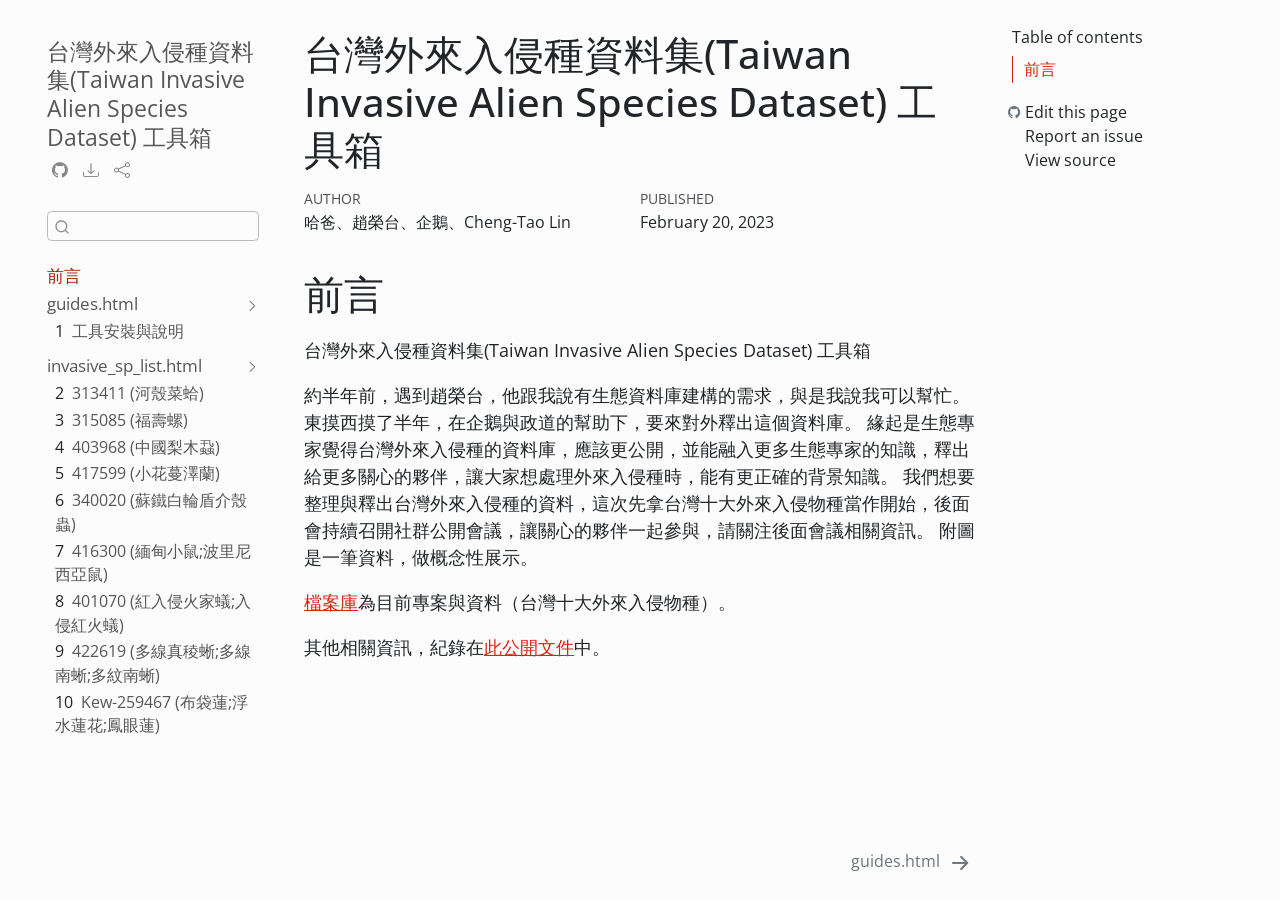
<file: docs/index.html>
<!DOCTYPE html>
<html xmlns="http://www.w3.org/1999/xhtml" lang="en" xml:lang="en"><head>

<meta charset="utf-8">
<meta name="generator" content="quarto-1.2.335">

<meta name="viewport" content="width=device-width, initial-scale=1.0, user-scalable=yes">

<meta name="author" content="哈爸、趙榮台、企鵝、Cheng-Tao Lin">
<meta name="dcterms.date" content="2023-02-20">

<title>台灣外來入侵種資料集(Taiwan Invasive Alien Species Dataset) 工具箱</title>
<style>
code{white-space: pre-wrap;}
span.smallcaps{font-variant: small-caps;}
div.columns{display: flex; gap: min(4vw, 1.5em);}
div.column{flex: auto; overflow-x: auto;}
div.hanging-indent{margin-left: 1.5em; text-indent: -1.5em;}
ul.task-list{list-style: none;}
ul.task-list li input[type="checkbox"] {
  width: 0.8em;
  margin: 0 0.8em 0.2em -1.6em;
  vertical-align: middle;
}
</style>


<script src="site_libs/quarto-nav/quarto-nav.js"></script>
<script src="site_libs/quarto-nav/headroom.min.js"></script>
<script src="site_libs/clipboard/clipboard.min.js"></script>
<script src="site_libs/quarto-search/autocomplete.umd.js"></script>
<script src="site_libs/quarto-search/fuse.min.js"></script>
<script src="site_libs/quarto-search/quarto-search.js"></script>
<meta name="quarto:offset" content="./">
<link href="./guides.html" rel="next">
<script src="site_libs/quarto-html/quarto.js"></script>
<script src="site_libs/quarto-html/popper.min.js"></script>
<script src="site_libs/quarto-html/tippy.umd.min.js"></script>
<script src="site_libs/quarto-html/anchor.min.js"></script>
<link href="site_libs/quarto-html/tippy.css" rel="stylesheet">
<link href="site_libs/quarto-html/quarto-syntax-highlighting.css" rel="stylesheet" id="quarto-text-highlighting-styles">
<script src="site_libs/bootstrap/bootstrap.min.js"></script>
<link href="site_libs/bootstrap/bootstrap-icons.css" rel="stylesheet">
<link href="site_libs/bootstrap/bootstrap.min.css" rel="stylesheet" id="quarto-bootstrap" data-mode="light">
<script id="quarto-search-options" type="application/json">{
  "location": "sidebar",
  "copy-button": false,
  "collapse-after": 3,
  "panel-placement": "start",
  "type": "textbox",
  "limit": 20,
  "language": {
    "search-no-results-text": "No results",
    "search-matching-documents-text": "matching documents",
    "search-copy-link-title": "Copy link to search",
    "search-hide-matches-text": "Hide additional matches",
    "search-more-match-text": "more match in this document",
    "search-more-matches-text": "more matches in this document",
    "search-clear-button-title": "Clear",
    "search-detached-cancel-button-title": "Cancel",
    "search-submit-button-title": "Submit"
  }
}</script>


</head>

<body class="nav-sidebar floating">

<div id="quarto-search-results"></div>
  <header id="quarto-header" class="headroom fixed-top">
  <nav class="quarto-secondary-nav" data-bs-toggle="collapse" data-bs-target="#quarto-sidebar" aria-controls="quarto-sidebar" aria-expanded="false" aria-label="Toggle sidebar navigation" onclick="if (window.quartoToggleHeadroom) { window.quartoToggleHeadroom(); }">
    <div class="container-fluid d-flex justify-content-between">
      <h1 class="quarto-secondary-nav-title">台灣外來入侵種資料集(Taiwan Invasive Alien Species Dataset) 工具箱</h1>
      <button type="button" class="quarto-btn-toggle btn" aria-label="Show secondary navigation">
        <i class="bi bi-chevron-right"></i>
      </button>
    </div>
  </nav>
</header>
<!-- content -->
<div id="quarto-content" class="quarto-container page-columns page-rows-contents page-layout-article">
<!-- sidebar -->
  <nav id="quarto-sidebar" class="sidebar collapse sidebar-navigation floating overflow-auto">
    <div class="pt-lg-2 mt-2 text-left sidebar-header">
    <div class="sidebar-title mb-0 py-0">
      <a href="./">台灣外來入侵種資料集(Taiwan Invasive Alien Species Dataset) 工具箱</a> 
        <div class="sidebar-tools-main tools-wide">
    <a href="https://github.com/LinkItONEDevGroup/tiasdswak" title="Source Code" class="sidebar-tool px-1"><i class="bi bi-github"></i></a>
    <a href="" title="Download" id="sidebar-tool-dropdown-0" class="sidebar-tool dropdown-toggle px-1" data-bs-toggle="dropdown" aria-expanded="false"><i class="bi bi-download"></i></a>
    <ul class="dropdown-menu" aria-labelledby="sidebar-tool-dropdown-0">
        <li>
          <a class="dropdown-item sidebar-tools-main-item" href="./台灣外來入侵種資料集-Taiwan-Invasive-Alien-Species-Dataset--工具箱.pdf">
            <i class="bi bi-bi-file-pdf pe-1"></i>
          Download PDF
          </a>
        </li>
        <li>
          <a class="dropdown-item sidebar-tools-main-item" href="./台灣外來入侵種資料集-Taiwan-Invasive-Alien-Species-Dataset--工具箱.epub">
            <i class="bi bi-bi-journal pe-1"></i>
          Download ePub
          </a>
        </li>
        <li>
          <a class="dropdown-item sidebar-tools-main-item" href="./台灣外來入侵種資料集-Taiwan-Invasive-Alien-Species-Dataset--工具箱.docx">
            <i class="bi bi-bi-file-word pe-1"></i>
          Download Docx
          </a>
        </li>
    </ul>
    <a href="" title="Share" id="sidebar-tool-dropdown-1" class="sidebar-tool dropdown-toggle px-1" data-bs-toggle="dropdown" aria-expanded="false"><i class="bi bi-share"></i></a>
    <ul class="dropdown-menu" aria-labelledby="sidebar-tool-dropdown-1">
        <li>
          <a class="dropdown-item sidebar-tools-main-item" href="https://www.facebook.com/sharer/sharer.php?u=|url|">
            <i class="bi bi-bi-facebook pe-1"></i>
          Facebook
          </a>
        </li>
        <li>
          <a class="dropdown-item sidebar-tools-main-item" href="https://twitter.com/intent/tweet?url=|url|">
            <i class="bi bi-bi-twitter pe-1"></i>
          Twitter
          </a>
        </li>
    </ul>
</div>
    </div>
      </div>
      <div class="mt-2 flex-shrink-0 align-items-center">
        <div class="sidebar-search">
        <div id="quarto-search" class="" title="Search"></div>
        </div>
      </div>
    <div class="sidebar-menu-container"> 
    <ul class="list-unstyled mt-1">
        <li class="sidebar-item">
  <div class="sidebar-item-container"> 
  <a href="./index.html" class="sidebar-item-text sidebar-link active">前言</a>
  </div>
</li>
        <li class="sidebar-item sidebar-item-section">
      <div class="sidebar-item-container"> 
            <a href="./guides.html" class="sidebar-item-text sidebar-link">guides.html</a>
          <a class="sidebar-item-toggle text-start" data-bs-toggle="collapse" data-bs-target="#quarto-sidebar-section-1" aria-expanded="true">
            <i class="bi bi-chevron-right ms-2"></i>
          </a> 
      </div>
      <ul id="quarto-sidebar-section-1" class="collapse list-unstyled sidebar-section depth1 show">  
          <li class="sidebar-item">
  <div class="sidebar-item-container"> 
  <a href="./tiasds_toolbox.html" class="sidebar-item-text sidebar-link"><span class="chapter-number">1</span>&nbsp; <span class="chapter-title">工具安裝與說明</span></a>
  </div>
</li>
      </ul>
  </li>
        <li class="sidebar-item sidebar-item-section">
      <div class="sidebar-item-container"> 
            <a href="./invasive_sp_list.html" class="sidebar-item-text sidebar-link">invasive_sp_list.html</a>
          <a class="sidebar-item-toggle text-start" data-bs-toggle="collapse" data-bs-target="#quarto-sidebar-section-2" aria-expanded="true">
            <i class="bi bi-chevron-right ms-2"></i>
          </a> 
      </div>
      <ul id="quarto-sidebar-section-2" class="collapse list-unstyled sidebar-section depth1 show">  
          <li class="sidebar-item">
  <div class="sidebar-item-container"> 
  <a href="./output/rpt_313411-河殼菜蛤.html" class="sidebar-item-text sidebar-link"><span class="chapter-number">2</span>&nbsp; <span class="chapter-title">313411 (河殼菜蛤)</span></a>
  </div>
</li>
          <li class="sidebar-item">
  <div class="sidebar-item-container"> 
  <a href="./output/rpt_315085-福壽螺.html" class="sidebar-item-text sidebar-link"><span class="chapter-number">3</span>&nbsp; <span class="chapter-title">315085 (福壽螺)</span></a>
  </div>
</li>
          <li class="sidebar-item">
  <div class="sidebar-item-container"> 
  <a href="./output/rpt_403968-中國梨木蝨.html" class="sidebar-item-text sidebar-link"><span class="chapter-number">4</span>&nbsp; <span class="chapter-title">403968 (中國梨木蝨)</span></a>
  </div>
</li>
          <li class="sidebar-item">
  <div class="sidebar-item-container"> 
  <a href="./output/rpt_417599-小花蔓澤蘭.html" class="sidebar-item-text sidebar-link"><span class="chapter-number">5</span>&nbsp; <span class="chapter-title">417599 (小花蔓澤蘭)</span></a>
  </div>
</li>
          <li class="sidebar-item">
  <div class="sidebar-item-container"> 
  <a href="./output/rpt_340020-蘇鐵白輪盾介殼蟲.html" class="sidebar-item-text sidebar-link"><span class="chapter-number">6</span>&nbsp; <span class="chapter-title">340020 (蘇鐵白輪盾介殼蟲)</span></a>
  </div>
</li>
          <li class="sidebar-item">
  <div class="sidebar-item-container"> 
  <a href="./output/rpt_416300-緬甸小鼠;波里尼西亞鼠.html" class="sidebar-item-text sidebar-link"><span class="chapter-number">7</span>&nbsp; <span class="chapter-title">416300 (緬甸小鼠;波里尼西亞鼠)</span></a>
  </div>
</li>
          <li class="sidebar-item">
  <div class="sidebar-item-container"> 
  <a href="./output/rpt_401070-紅入侵火家蟻;入侵紅火蟻.html" class="sidebar-item-text sidebar-link"><span class="chapter-number">8</span>&nbsp; <span class="chapter-title">401070 (紅入侵火家蟻;入侵紅火蟻)</span></a>
  </div>
</li>
          <li class="sidebar-item">
  <div class="sidebar-item-container"> 
  <a href="./output/rpt_422619-多線真稜蜥;多線南蜥;多紋南蜥.html" class="sidebar-item-text sidebar-link"><span class="chapter-number">9</span>&nbsp; <span class="chapter-title">422619 (多線真稜蜥;多線南蜥;多紋南蜥)</span></a>
  </div>
</li>
          <li class="sidebar-item">
  <div class="sidebar-item-container"> 
  <a href="./output/rpt_Kew-259467-布袋蓮;浮水蓮花;鳳眼蓮.html" class="sidebar-item-text sidebar-link"><span class="chapter-number">10</span>&nbsp; <span class="chapter-title">Kew-259467 (布袋蓮;浮水蓮花;鳳眼蓮)</span></a>
  </div>
</li>
      </ul>
  </li>
    </ul>
    </div>
</nav>
<!-- margin-sidebar -->
    <div id="quarto-margin-sidebar" class="sidebar margin-sidebar">
        <nav id="TOC" role="doc-toc" class="toc-active">
    <h2 id="toc-title">Table of contents</h2>
   
  <ul>
  <li><a href="#前言" id="toc-前言" class="nav-link active" data-scroll-target="#前言">前言</a></li>
  </ul>
<div class="toc-actions"><div><i class="bi bi-github"></i></div><div class="action-links"><p><a href="https://github.com/LinkItONEDevGroup/tiasdswak/edit/main/index.qmd" class="toc-action">Edit this page</a></p><p><a href="https://github.com/LinkItONEDevGroup/tiasdswak/issues/new" class="toc-action">Report an issue</a></p><p><a href="https://github.com/LinkItONEDevGroup/tiasdswak/blob/main/index.qmd" class="toc-action">View source</a></p></div></div></nav>
    </div>
<!-- main -->
<main class="content" id="quarto-document-content">

<header id="title-block-header" class="quarto-title-block default">
<div class="quarto-title">
<h1 class="title d-none d-lg-block">台灣外來入侵種資料集(Taiwan Invasive Alien Species Dataset) 工具箱</h1>
</div>



<div class="quarto-title-meta">

    <div>
    <div class="quarto-title-meta-heading">Author</div>
    <div class="quarto-title-meta-contents">
             <p>哈爸、趙榮台、企鵝、Cheng-Tao Lin </p>
          </div>
  </div>
    
    <div>
    <div class="quarto-title-meta-heading">Published</div>
    <div class="quarto-title-meta-contents">
      <p class="date">February 20, 2023</p>
    </div>
  </div>
  
    
  </div>
  

</header>

<section id="前言" class="level1 unnumbered">
<h1 class="unnumbered">前言</h1>
<p>台灣外來入侵種資料集(Taiwan Invasive Alien Species Dataset) 工具箱</p>
<p>約半年前，遇到趙榮台，他跟我說有生態資料庫建構的需求，與是我說我可以幫忙。東摸西摸了半年，在企鵝與政道的幫助下，要來對外釋出這個資料庫。 緣起是生態專家覺得台灣外來入侵種的資料庫，應該更公開，並能融入更多生態專家的知識，釋出給更多關心的夥伴，讓大家想處理外來入侵種時，能有更正確的背景知識。 我們想要整理與釋出台灣外來入侵種的資料，這次先拿台灣十大外來入侵物種當作開始，後面會持續召開社群公開會議，讓關心的夥伴一起參與，請關注後面會議相關資訊。 附圖是一筆資料，做概念性展示。</p>
<p><a href="https://drive.google.com/drive/folders/1-V-sH7RPQTTl-L5WvbjUV42HI9k8C_Lr?usp=share_link">檔案庫</a>為目前專案與資料（台灣十大外來入侵物種）。</p>
<p>其他相關資訊，紀錄在<a href="https://docs.google.com/document/d/1Mmo_60f9_qd9Ii3OKhdam1v4fW2xGnXjJyg8hyZm4DE/edit?usp=sharing">此公開文件</a>中。</p>


</section>

</main> <!-- /main -->
<script id="quarto-html-after-body" type="application/javascript">
window.document.addEventListener("DOMContentLoaded", function (event) {
  const toggleBodyColorMode = (bsSheetEl) => {
    const mode = bsSheetEl.getAttribute("data-mode");
    const bodyEl = window.document.querySelector("body");
    if (mode === "dark") {
      bodyEl.classList.add("quarto-dark");
      bodyEl.classList.remove("quarto-light");
    } else {
      bodyEl.classList.add("quarto-light");
      bodyEl.classList.remove("quarto-dark");
    }
  }
  const toggleBodyColorPrimary = () => {
    const bsSheetEl = window.document.querySelector("link#quarto-bootstrap");
    if (bsSheetEl) {
      toggleBodyColorMode(bsSheetEl);
    }
  }
  toggleBodyColorPrimary();  
  const icon = "";
  const anchorJS = new window.AnchorJS();
  anchorJS.options = {
    placement: 'right',
    icon: icon
  };
  anchorJS.add('.anchored');
  const clipboard = new window.ClipboardJS('.code-copy-button', {
    target: function(trigger) {
      return trigger.previousElementSibling;
    }
  });
  clipboard.on('success', function(e) {
    // button target
    const button = e.trigger;
    // don't keep focus
    button.blur();
    // flash "checked"
    button.classList.add('code-copy-button-checked');
    var currentTitle = button.getAttribute("title");
    button.setAttribute("title", "Copied!");
    let tooltip;
    if (window.bootstrap) {
      button.setAttribute("data-bs-toggle", "tooltip");
      button.setAttribute("data-bs-placement", "left");
      button.setAttribute("data-bs-title", "Copied!");
      tooltip = new bootstrap.Tooltip(button, 
        { trigger: "manual", 
          customClass: "code-copy-button-tooltip",
          offset: [0, -8]});
      tooltip.show();    
    }
    setTimeout(function() {
      if (tooltip) {
        tooltip.hide();
        button.removeAttribute("data-bs-title");
        button.removeAttribute("data-bs-toggle");
        button.removeAttribute("data-bs-placement");
      }
      button.setAttribute("title", currentTitle);
      button.classList.remove('code-copy-button-checked');
    }, 1000);
    // clear code selection
    e.clearSelection();
  });
  function tippyHover(el, contentFn) {
    const config = {
      allowHTML: true,
      content: contentFn,
      maxWidth: 500,
      delay: 100,
      arrow: false,
      appendTo: function(el) {
          return el.parentElement;
      },
      interactive: true,
      interactiveBorder: 10,
      theme: 'quarto',
      placement: 'bottom-start'
    };
    window.tippy(el, config); 
  }
  const noterefs = window.document.querySelectorAll('a[role="doc-noteref"]');
  for (var i=0; i<noterefs.length; i++) {
    const ref = noterefs[i];
    tippyHover(ref, function() {
      // use id or data attribute instead here
      let href = ref.getAttribute('data-footnote-href') || ref.getAttribute('href');
      try { href = new URL(href).hash; } catch {}
      const id = href.replace(/^#\/?/, "");
      const note = window.document.getElementById(id);
      return note.innerHTML;
    });
  }
  const findCites = (el) => {
    const parentEl = el.parentElement;
    if (parentEl) {
      const cites = parentEl.dataset.cites;
      if (cites) {
        return {
          el,
          cites: cites.split(' ')
        };
      } else {
        return findCites(el.parentElement)
      }
    } else {
      return undefined;
    }
  };
  var bibliorefs = window.document.querySelectorAll('a[role="doc-biblioref"]');
  for (var i=0; i<bibliorefs.length; i++) {
    const ref = bibliorefs[i];
    const citeInfo = findCites(ref);
    if (citeInfo) {
      tippyHover(citeInfo.el, function() {
        var popup = window.document.createElement('div');
        citeInfo.cites.forEach(function(cite) {
          var citeDiv = window.document.createElement('div');
          citeDiv.classList.add('hanging-indent');
          citeDiv.classList.add('csl-entry');
          var biblioDiv = window.document.getElementById('ref-' + cite);
          if (biblioDiv) {
            citeDiv.innerHTML = biblioDiv.innerHTML;
          }
          popup.appendChild(citeDiv);
        });
        return popup.innerHTML;
      });
    }
  }
});
</script>
<nav class="page-navigation">
  <div class="nav-page nav-page-previous">
  </div>
  <div class="nav-page nav-page-next">
      <a href="./guides.html" class="pagination-link">
        <span class="nav-page-text">guides.html</span> <i class="bi bi-arrow-right-short"></i>
      </a>
  </div>
</nav>
</div> <!-- /content -->



</body></html>
</file>
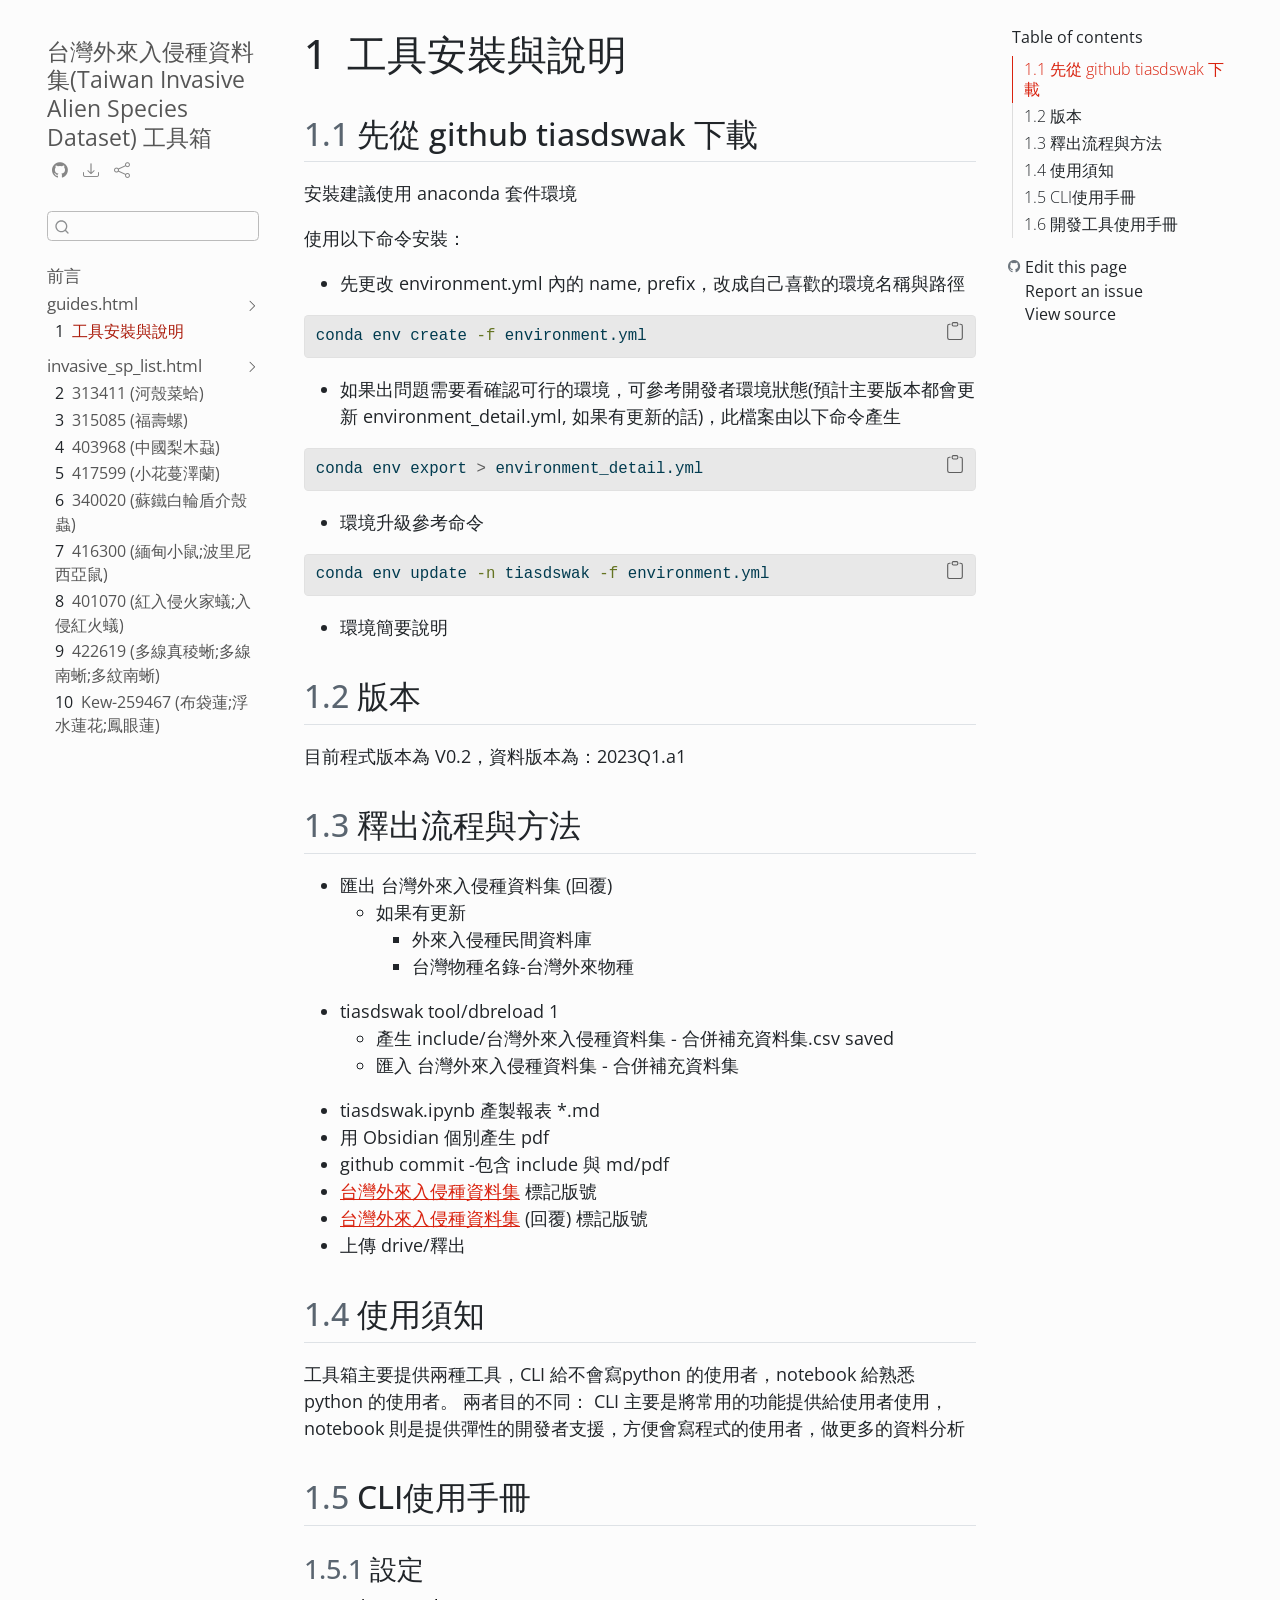
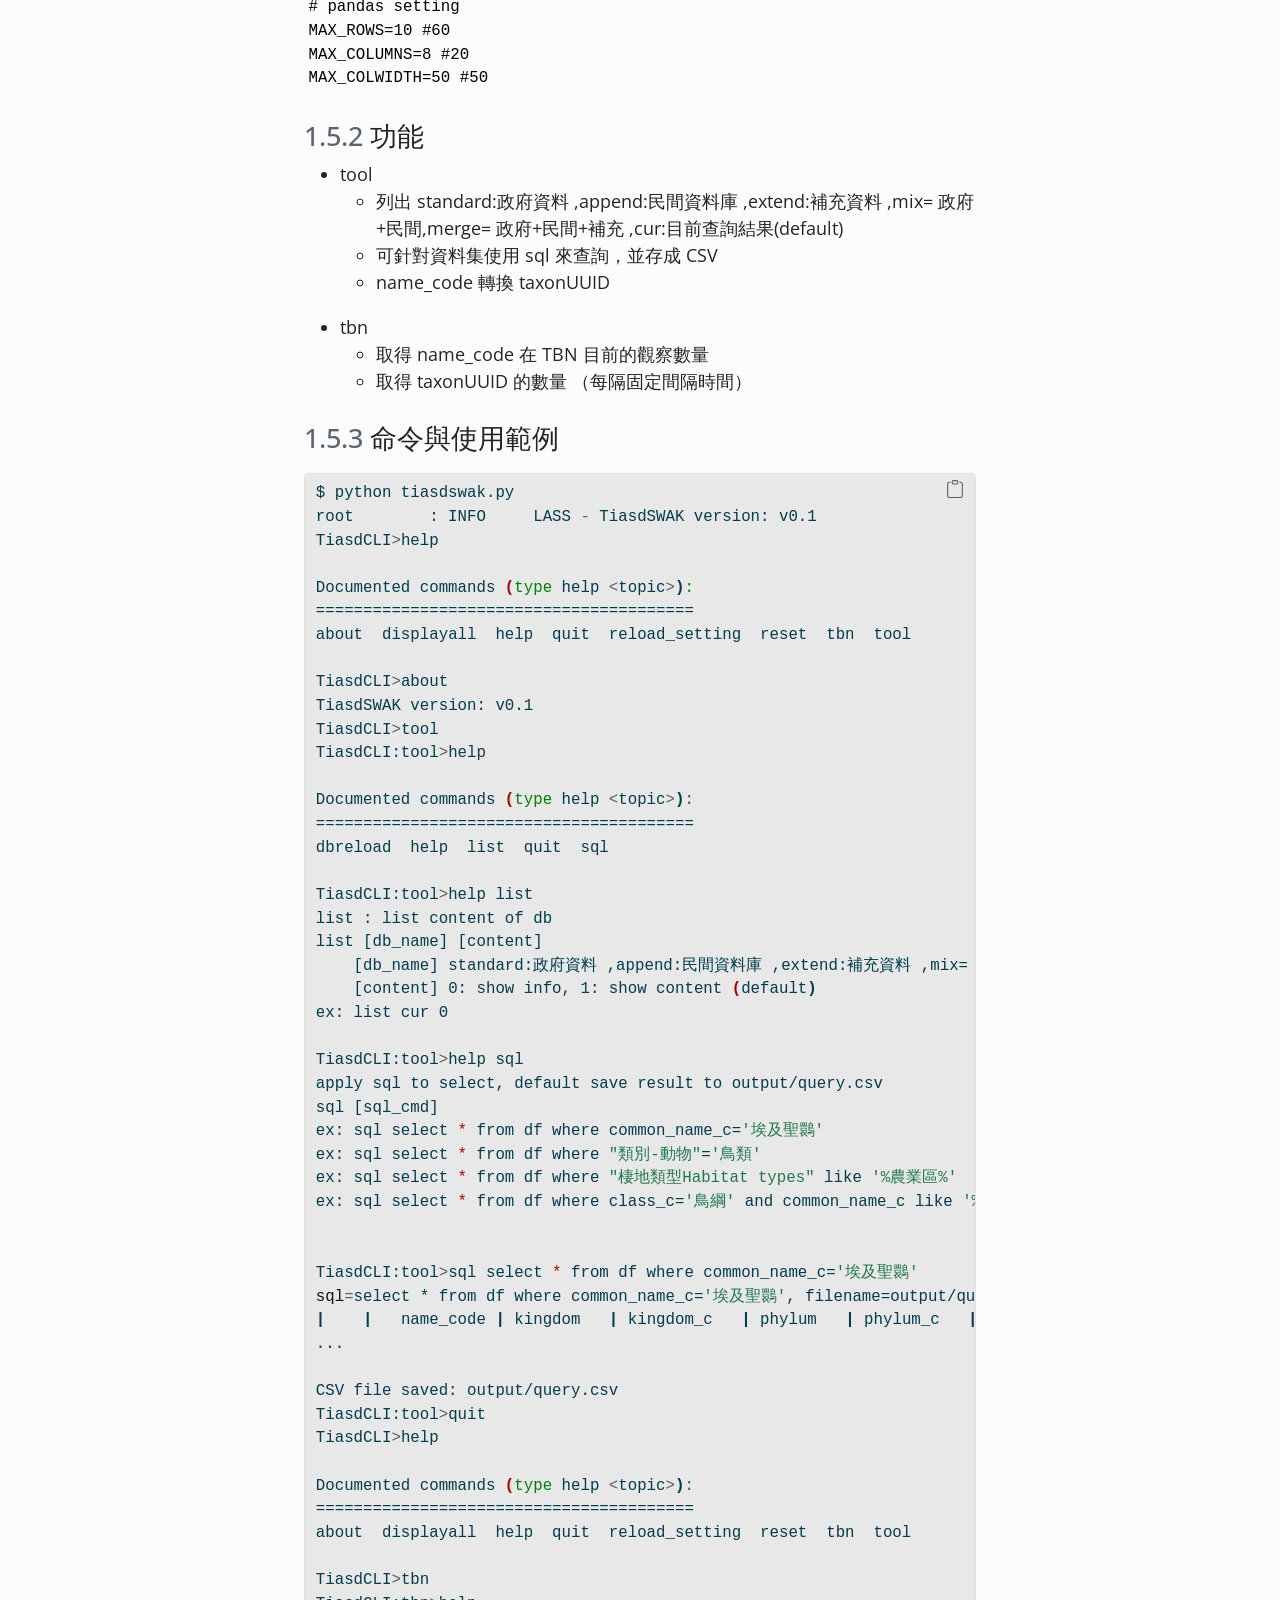
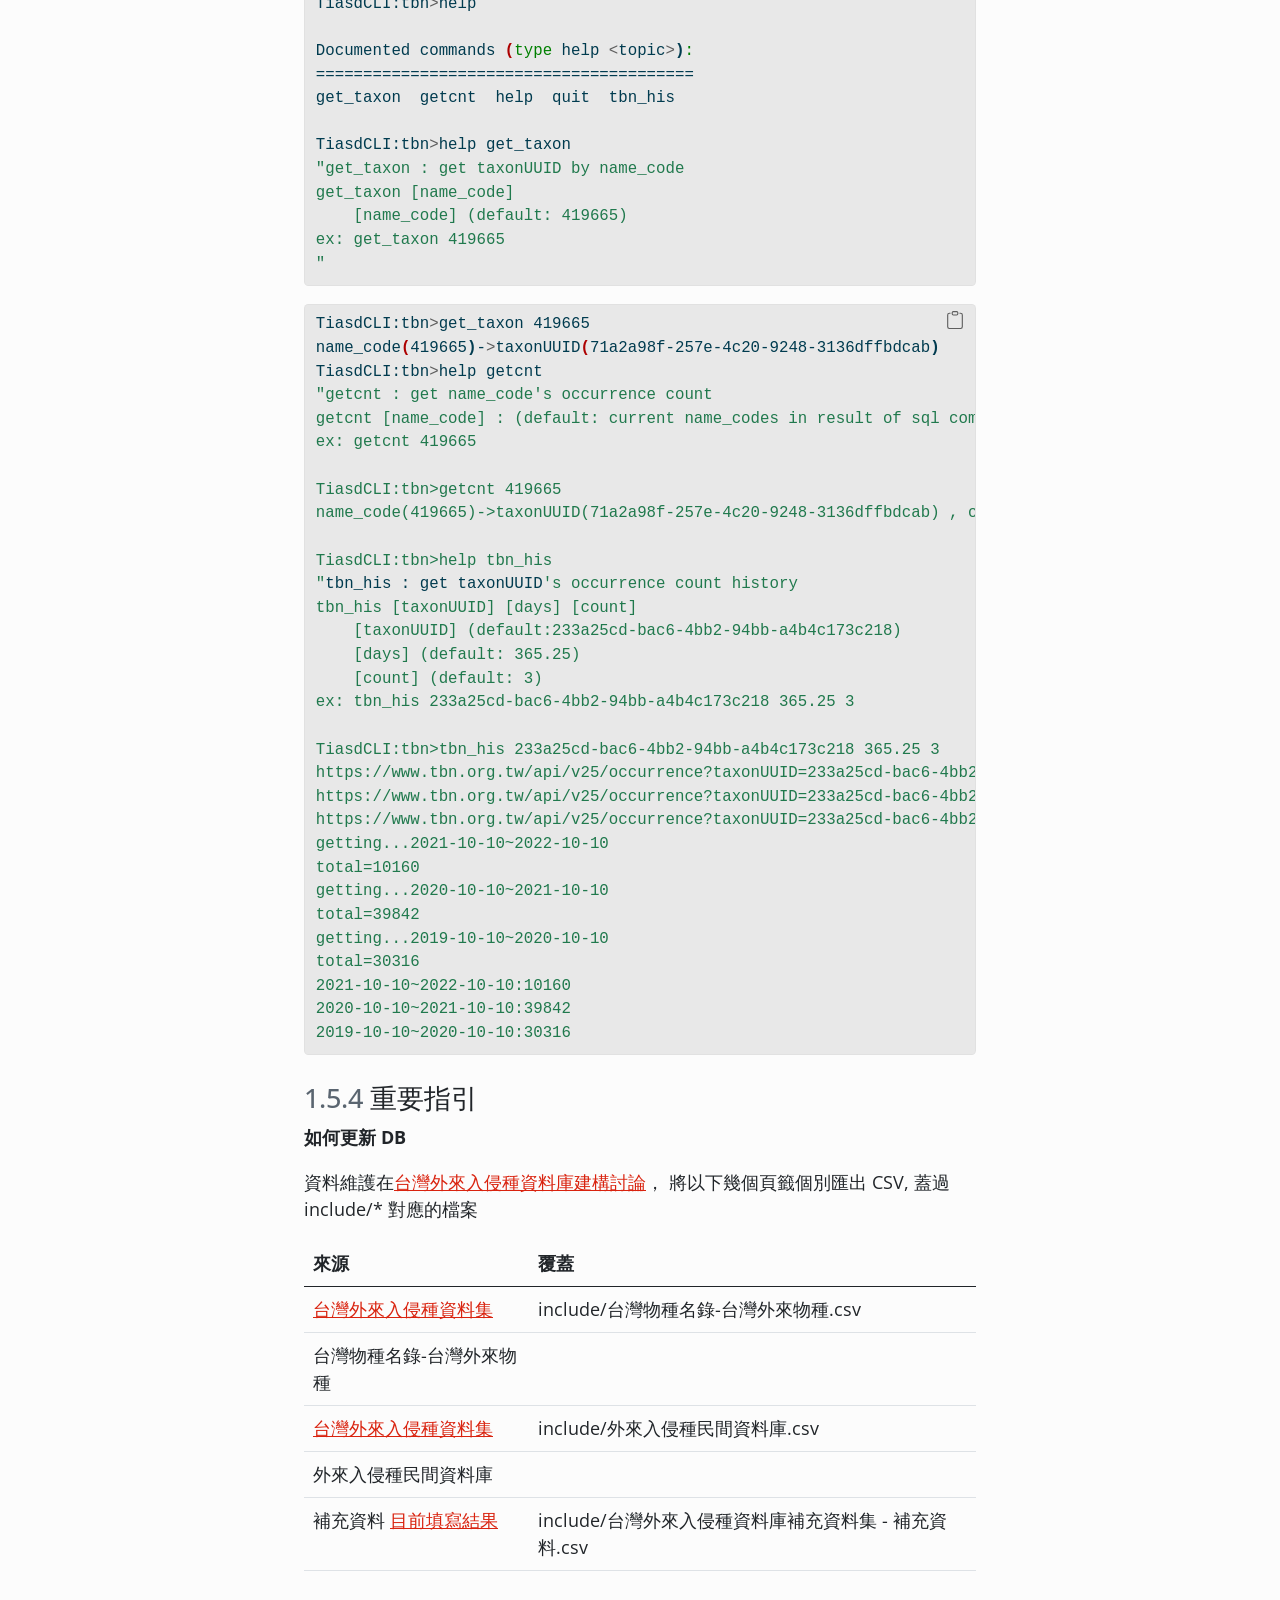
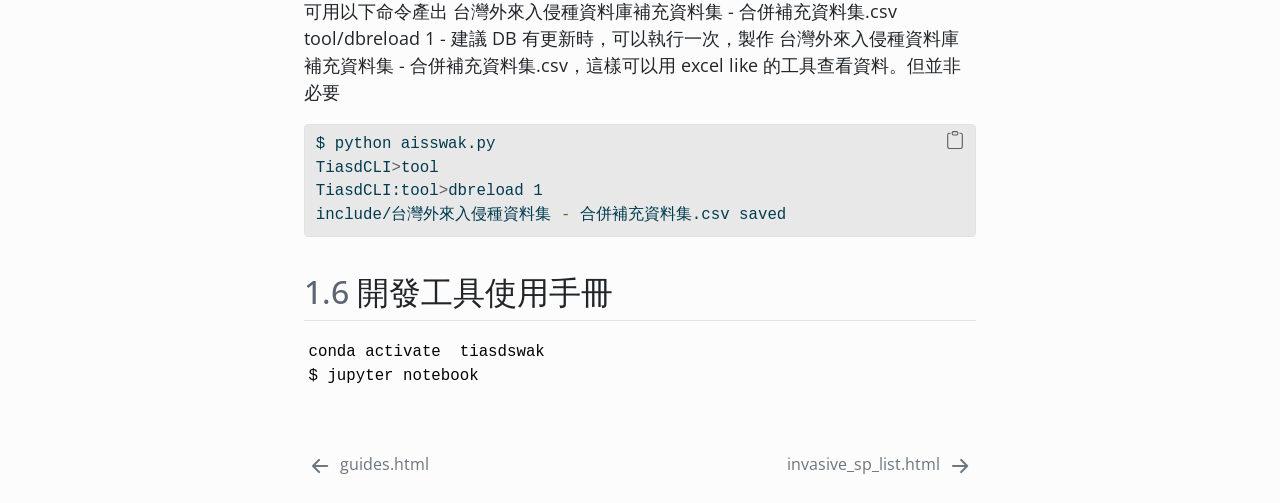
<file: docs/tiasds_toolbox.html>
<!DOCTYPE html>
<html xmlns="http://www.w3.org/1999/xhtml" lang="en" xml:lang="en"><head>

<meta charset="utf-8">
<meta name="generator" content="quarto-1.2.335">

<meta name="viewport" content="width=device-width, initial-scale=1.0, user-scalable=yes">


<title>台灣外來入侵種資料集(Taiwan Invasive Alien Species Dataset) 工具箱 - 1&nbsp; 工具安裝與說明</title>
<style>
code{white-space: pre-wrap;}
span.smallcaps{font-variant: small-caps;}
div.columns{display: flex; gap: min(4vw, 1.5em);}
div.column{flex: auto; overflow-x: auto;}
div.hanging-indent{margin-left: 1.5em; text-indent: -1.5em;}
ul.task-list{list-style: none;}
ul.task-list li input[type="checkbox"] {
  width: 0.8em;
  margin: 0 0.8em 0.2em -1.6em;
  vertical-align: middle;
}
pre > code.sourceCode { white-space: pre; position: relative; }
pre > code.sourceCode > span { display: inline-block; line-height: 1.25; }
pre > code.sourceCode > span:empty { height: 1.2em; }
.sourceCode { overflow: visible; }
code.sourceCode > span { color: inherit; text-decoration: inherit; }
div.sourceCode { margin: 1em 0; }
pre.sourceCode { margin: 0; }
@media screen {
div.sourceCode { overflow: auto; }
}
@media print {
pre > code.sourceCode { white-space: pre-wrap; }
pre > code.sourceCode > span { text-indent: -5em; padding-left: 5em; }
}
pre.numberSource code
  { counter-reset: source-line 0; }
pre.numberSource code > span
  { position: relative; left: -4em; counter-increment: source-line; }
pre.numberSource code > span > a:first-child::before
  { content: counter(source-line);
    position: relative; left: -1em; text-align: right; vertical-align: baseline;
    border: none; display: inline-block;
    -webkit-touch-callout: none; -webkit-user-select: none;
    -khtml-user-select: none; -moz-user-select: none;
    -ms-user-select: none; user-select: none;
    padding: 0 4px; width: 4em;
    color: #aaaaaa;
  }
pre.numberSource { margin-left: 3em; border-left: 1px solid #aaaaaa;  padding-left: 4px; }
div.sourceCode
  {   }
@media screen {
pre > code.sourceCode > span > a:first-child::before { text-decoration: underline; }
}
code span.al { color: #ff0000; font-weight: bold; } /* Alert */
code span.an { color: #60a0b0; font-weight: bold; font-style: italic; } /* Annotation */
code span.at { color: #7d9029; } /* Attribute */
code span.bn { color: #40a070; } /* BaseN */
code span.bu { color: #008000; } /* BuiltIn */
code span.cf { color: #007020; font-weight: bold; } /* ControlFlow */
code span.ch { color: #4070a0; } /* Char */
code span.cn { color: #880000; } /* Constant */
code span.co { color: #60a0b0; font-style: italic; } /* Comment */
code span.cv { color: #60a0b0; font-weight: bold; font-style: italic; } /* CommentVar */
code span.do { color: #ba2121; font-style: italic; } /* Documentation */
code span.dt { color: #902000; } /* DataType */
code span.dv { color: #40a070; } /* DecVal */
code span.er { color: #ff0000; font-weight: bold; } /* Error */
code span.ex { } /* Extension */
code span.fl { color: #40a070; } /* Float */
code span.fu { color: #06287e; } /* Function */
code span.im { color: #008000; font-weight: bold; } /* Import */
code span.in { color: #60a0b0; font-weight: bold; font-style: italic; } /* Information */
code span.kw { color: #007020; font-weight: bold; } /* Keyword */
code span.op { color: #666666; } /* Operator */
code span.ot { color: #007020; } /* Other */
code span.pp { color: #bc7a00; } /* Preprocessor */
code span.sc { color: #4070a0; } /* SpecialChar */
code span.ss { color: #bb6688; } /* SpecialString */
code span.st { color: #4070a0; } /* String */
code span.va { color: #19177c; } /* Variable */
code span.vs { color: #4070a0; } /* VerbatimString */
code span.wa { color: #60a0b0; font-weight: bold; font-style: italic; } /* Warning */
</style>


<script src="site_libs/quarto-nav/quarto-nav.js"></script>
<script src="site_libs/quarto-nav/headroom.min.js"></script>
<script src="site_libs/clipboard/clipboard.min.js"></script>
<script src="site_libs/quarto-search/autocomplete.umd.js"></script>
<script src="site_libs/quarto-search/fuse.min.js"></script>
<script src="site_libs/quarto-search/quarto-search.js"></script>
<meta name="quarto:offset" content="./">
<link href="./invasive_sp_list.html" rel="next">
<link href="./guides.html" rel="prev">
<script src="site_libs/quarto-html/quarto.js"></script>
<script src="site_libs/quarto-html/popper.min.js"></script>
<script src="site_libs/quarto-html/tippy.umd.min.js"></script>
<script src="site_libs/quarto-html/anchor.min.js"></script>
<link href="site_libs/quarto-html/tippy.css" rel="stylesheet">
<link href="site_libs/quarto-html/quarto-syntax-highlighting.css" rel="stylesheet" id="quarto-text-highlighting-styles">
<script src="site_libs/bootstrap/bootstrap.min.js"></script>
<link href="site_libs/bootstrap/bootstrap-icons.css" rel="stylesheet">
<link href="site_libs/bootstrap/bootstrap.min.css" rel="stylesheet" id="quarto-bootstrap" data-mode="light">
<script id="quarto-search-options" type="application/json">{
  "location": "sidebar",
  "copy-button": false,
  "collapse-after": 3,
  "panel-placement": "start",
  "type": "textbox",
  "limit": 20,
  "language": {
    "search-no-results-text": "No results",
    "search-matching-documents-text": "matching documents",
    "search-copy-link-title": "Copy link to search",
    "search-hide-matches-text": "Hide additional matches",
    "search-more-match-text": "more match in this document",
    "search-more-matches-text": "more matches in this document",
    "search-clear-button-title": "Clear",
    "search-detached-cancel-button-title": "Cancel",
    "search-submit-button-title": "Submit"
  }
}</script>


</head>

<body class="nav-sidebar floating">

<div id="quarto-search-results"></div>
  <header id="quarto-header" class="headroom fixed-top">
  <nav class="quarto-secondary-nav" data-bs-toggle="collapse" data-bs-target="#quarto-sidebar" aria-controls="quarto-sidebar" aria-expanded="false" aria-label="Toggle sidebar navigation" onclick="if (window.quartoToggleHeadroom) { window.quartoToggleHeadroom(); }">
    <div class="container-fluid d-flex justify-content-between">
      <h1 class="quarto-secondary-nav-title"><span class="chapter-number">1</span>&nbsp; <span class="chapter-title">工具安裝與說明</span></h1>
      <button type="button" class="quarto-btn-toggle btn" aria-label="Show secondary navigation">
        <i class="bi bi-chevron-right"></i>
      </button>
    </div>
  </nav>
</header>
<!-- content -->
<div id="quarto-content" class="quarto-container page-columns page-rows-contents page-layout-article">
<!-- sidebar -->
  <nav id="quarto-sidebar" class="sidebar collapse sidebar-navigation floating overflow-auto">
    <div class="pt-lg-2 mt-2 text-left sidebar-header">
    <div class="sidebar-title mb-0 py-0">
      <a href="./">台灣外來入侵種資料集(Taiwan Invasive Alien Species Dataset) 工具箱</a> 
        <div class="sidebar-tools-main tools-wide">
    <a href="https://github.com/LinkItONEDevGroup/tiasdswak" title="Source Code" class="sidebar-tool px-1"><i class="bi bi-github"></i></a>
    <a href="" title="Download" id="sidebar-tool-dropdown-0" class="sidebar-tool dropdown-toggle px-1" data-bs-toggle="dropdown" aria-expanded="false"><i class="bi bi-download"></i></a>
    <ul class="dropdown-menu" aria-labelledby="sidebar-tool-dropdown-0">
        <li>
          <a class="dropdown-item sidebar-tools-main-item" href="./台灣外來入侵種資料集-Taiwan-Invasive-Alien-Species-Dataset--工具箱.pdf">
            <i class="bi bi-bi-file-pdf pe-1"></i>
          Download PDF
          </a>
        </li>
        <li>
          <a class="dropdown-item sidebar-tools-main-item" href="./台灣外來入侵種資料集-Taiwan-Invasive-Alien-Species-Dataset--工具箱.epub">
            <i class="bi bi-bi-journal pe-1"></i>
          Download ePub
          </a>
        </li>
        <li>
          <a class="dropdown-item sidebar-tools-main-item" href="./台灣外來入侵種資料集-Taiwan-Invasive-Alien-Species-Dataset--工具箱.docx">
            <i class="bi bi-bi-file-word pe-1"></i>
          Download Docx
          </a>
        </li>
    </ul>
    <a href="" title="Share" id="sidebar-tool-dropdown-1" class="sidebar-tool dropdown-toggle px-1" data-bs-toggle="dropdown" aria-expanded="false"><i class="bi bi-share"></i></a>
    <ul class="dropdown-menu" aria-labelledby="sidebar-tool-dropdown-1">
        <li>
          <a class="dropdown-item sidebar-tools-main-item" href="https://www.facebook.com/sharer/sharer.php?u=|url|">
            <i class="bi bi-bi-facebook pe-1"></i>
          Facebook
          </a>
        </li>
        <li>
          <a class="dropdown-item sidebar-tools-main-item" href="https://twitter.com/intent/tweet?url=|url|">
            <i class="bi bi-bi-twitter pe-1"></i>
          Twitter
          </a>
        </li>
    </ul>
</div>
    </div>
      </div>
      <div class="mt-2 flex-shrink-0 align-items-center">
        <div class="sidebar-search">
        <div id="quarto-search" class="" title="Search"></div>
        </div>
      </div>
    <div class="sidebar-menu-container"> 
    <ul class="list-unstyled mt-1">
        <li class="sidebar-item">
  <div class="sidebar-item-container"> 
  <a href="./index.html" class="sidebar-item-text sidebar-link">前言</a>
  </div>
</li>
        <li class="sidebar-item sidebar-item-section">
      <div class="sidebar-item-container"> 
            <a href="./guides.html" class="sidebar-item-text sidebar-link">guides.html</a>
          <a class="sidebar-item-toggle text-start" data-bs-toggle="collapse" data-bs-target="#quarto-sidebar-section-1" aria-expanded="true">
            <i class="bi bi-chevron-right ms-2"></i>
          </a> 
      </div>
      <ul id="quarto-sidebar-section-1" class="collapse list-unstyled sidebar-section depth1 show">  
          <li class="sidebar-item">
  <div class="sidebar-item-container"> 
  <a href="./tiasds_toolbox.html" class="sidebar-item-text sidebar-link active"><span class="chapter-number">1</span>&nbsp; <span class="chapter-title">工具安裝與說明</span></a>
  </div>
</li>
      </ul>
  </li>
        <li class="sidebar-item sidebar-item-section">
      <div class="sidebar-item-container"> 
            <a href="./invasive_sp_list.html" class="sidebar-item-text sidebar-link">invasive_sp_list.html</a>
          <a class="sidebar-item-toggle text-start" data-bs-toggle="collapse" data-bs-target="#quarto-sidebar-section-2" aria-expanded="true">
            <i class="bi bi-chevron-right ms-2"></i>
          </a> 
      </div>
      <ul id="quarto-sidebar-section-2" class="collapse list-unstyled sidebar-section depth1 show">  
          <li class="sidebar-item">
  <div class="sidebar-item-container"> 
  <a href="./output/rpt_313411-河殼菜蛤.html" class="sidebar-item-text sidebar-link"><span class="chapter-number">2</span>&nbsp; <span class="chapter-title">313411 (河殼菜蛤)</span></a>
  </div>
</li>
          <li class="sidebar-item">
  <div class="sidebar-item-container"> 
  <a href="./output/rpt_315085-福壽螺.html" class="sidebar-item-text sidebar-link"><span class="chapter-number">3</span>&nbsp; <span class="chapter-title">315085 (福壽螺)</span></a>
  </div>
</li>
          <li class="sidebar-item">
  <div class="sidebar-item-container"> 
  <a href="./output/rpt_403968-中國梨木蝨.html" class="sidebar-item-text sidebar-link"><span class="chapter-number">4</span>&nbsp; <span class="chapter-title">403968 (中國梨木蝨)</span></a>
  </div>
</li>
          <li class="sidebar-item">
  <div class="sidebar-item-container"> 
  <a href="./output/rpt_417599-小花蔓澤蘭.html" class="sidebar-item-text sidebar-link"><span class="chapter-number">5</span>&nbsp; <span class="chapter-title">417599 (小花蔓澤蘭)</span></a>
  </div>
</li>
          <li class="sidebar-item">
  <div class="sidebar-item-container"> 
  <a href="./output/rpt_340020-蘇鐵白輪盾介殼蟲.html" class="sidebar-item-text sidebar-link"><span class="chapter-number">6</span>&nbsp; <span class="chapter-title">340020 (蘇鐵白輪盾介殼蟲)</span></a>
  </div>
</li>
          <li class="sidebar-item">
  <div class="sidebar-item-container"> 
  <a href="./output/rpt_416300-緬甸小鼠;波里尼西亞鼠.html" class="sidebar-item-text sidebar-link"><span class="chapter-number">7</span>&nbsp; <span class="chapter-title">416300 (緬甸小鼠;波里尼西亞鼠)</span></a>
  </div>
</li>
          <li class="sidebar-item">
  <div class="sidebar-item-container"> 
  <a href="./output/rpt_401070-紅入侵火家蟻;入侵紅火蟻.html" class="sidebar-item-text sidebar-link"><span class="chapter-number">8</span>&nbsp; <span class="chapter-title">401070 (紅入侵火家蟻;入侵紅火蟻)</span></a>
  </div>
</li>
          <li class="sidebar-item">
  <div class="sidebar-item-container"> 
  <a href="./output/rpt_422619-多線真稜蜥;多線南蜥;多紋南蜥.html" class="sidebar-item-text sidebar-link"><span class="chapter-number">9</span>&nbsp; <span class="chapter-title">422619 (多線真稜蜥;多線南蜥;多紋南蜥)</span></a>
  </div>
</li>
          <li class="sidebar-item">
  <div class="sidebar-item-container"> 
  <a href="./output/rpt_Kew-259467-布袋蓮;浮水蓮花;鳳眼蓮.html" class="sidebar-item-text sidebar-link"><span class="chapter-number">10</span>&nbsp; <span class="chapter-title">Kew-259467 (布袋蓮;浮水蓮花;鳳眼蓮)</span></a>
  </div>
</li>
      </ul>
  </li>
    </ul>
    </div>
</nav>
<!-- margin-sidebar -->
    <div id="quarto-margin-sidebar" class="sidebar margin-sidebar">
        <nav id="TOC" role="doc-toc" class="toc-active">
    <h2 id="toc-title">Table of contents</h2>
   
  <ul>
  <li><a href="#先從-github-tiasdswak-下載" id="toc-先從-github-tiasdswak-下載" class="nav-link active" data-scroll-target="#先從-github-tiasdswak-下載"><span class="toc-section-number">1.1</span>  先從 github tiasdswak 下載</a></li>
  <li><a href="#版本" id="toc-版本" class="nav-link" data-scroll-target="#版本"><span class="toc-section-number">1.2</span>  版本</a></li>
  <li><a href="#釋出流程與方法" id="toc-釋出流程與方法" class="nav-link" data-scroll-target="#釋出流程與方法"><span class="toc-section-number">1.3</span>  釋出流程與方法</a></li>
  <li><a href="#使用須知" id="toc-使用須知" class="nav-link" data-scroll-target="#使用須知"><span class="toc-section-number">1.4</span>  使用須知</a></li>
  <li><a href="#cli使用手冊" id="toc-cli使用手冊" class="nav-link" data-scroll-target="#cli使用手冊"><span class="toc-section-number">1.5</span>  CLI使用手冊</a>
  <ul class="collapse">
  <li><a href="#設定" id="toc-設定" class="nav-link" data-scroll-target="#設定"><span class="toc-section-number">1.5.1</span>  設定</a></li>
  <li><a href="#功能" id="toc-功能" class="nav-link" data-scroll-target="#功能"><span class="toc-section-number">1.5.2</span>  功能</a></li>
  <li><a href="#命令與使用範例" id="toc-命令與使用範例" class="nav-link" data-scroll-target="#命令與使用範例"><span class="toc-section-number">1.5.3</span>  命令與使用範例</a></li>
  <li><a href="#重要指引" id="toc-重要指引" class="nav-link" data-scroll-target="#重要指引"><span class="toc-section-number">1.5.4</span>  重要指引</a></li>
  </ul></li>
  <li><a href="#開發工具使用手冊" id="toc-開發工具使用手冊" class="nav-link" data-scroll-target="#開發工具使用手冊"><span class="toc-section-number">1.6</span>  開發工具使用手冊</a></li>
  </ul>
<div class="toc-actions"><div><i class="bi bi-github"></i></div><div class="action-links"><p><a href="https://github.com/LinkItONEDevGroup/tiasdswak/edit/main/tiasds_toolbox.md" class="toc-action">Edit this page</a></p><p><a href="https://github.com/LinkItONEDevGroup/tiasdswak/issues/new" class="toc-action">Report an issue</a></p><p><a href="https://github.com/LinkItONEDevGroup/tiasdswak/blob/main/tiasds_toolbox.md" class="toc-action">View source</a></p></div></div></nav>
    </div>
<!-- main -->
<main class="content" id="quarto-document-content">

<header id="title-block-header" class="quarto-title-block default">
<div class="quarto-title">
<h1 class="title d-none d-lg-block"><span class="chapter-number">1</span>&nbsp; <span class="chapter-title">工具安裝與說明</span></h1>
</div>



<div class="quarto-title-meta">

    
  
    
  </div>
  

</header>

<section id="先從-github-tiasdswak-下載" class="level2" data-number="1.1">
<h2 data-number="1.1" class="anchored" data-anchor-id="先從-github-tiasdswak-下載"><span class="header-section-number">1.1</span> 先從 github tiasdswak 下載</h2>
<p>安裝建議使用 anaconda 套件環境</p>
<p>使用以下命令安裝：</p>
<ul>
<li>先更改 environment.yml 內的 name, prefix，改成自己喜歡的環境名稱與路徑</li>
</ul>
<div class="sourceCode" id="cb1"><pre class="sourceCode sh code-with-copy"><code class="sourceCode bash"><span id="cb1-1"><a href="#cb1-1" aria-hidden="true" tabindex="-1"></a><span class="ex">conda</span> env create <span class="at">-f</span> environment.yml </span></code><button title="Copy to Clipboard" class="code-copy-button"><i class="bi"></i></button></pre></div>
<ul>
<li>如果出問題需要看確認可行的環境，可參考開發者環境狀態(預計主要版本都會更新 environment_detail.yml, 如果有更新的話)，此檔案由以下命令產生</li>
</ul>
<div class="sourceCode" id="cb2"><pre class="sourceCode sh code-with-copy"><code class="sourceCode bash"><span id="cb2-1"><a href="#cb2-1" aria-hidden="true" tabindex="-1"></a><span class="ex">conda</span> env export <span class="op">&gt;</span> environment_detail.yml</span></code><button title="Copy to Clipboard" class="code-copy-button"><i class="bi"></i></button></pre></div>
<ul>
<li>環境升級參考命令</li>
</ul>
<div class="sourceCode" id="cb3"><pre class="sourceCode sh code-with-copy"><code class="sourceCode bash"><span id="cb3-1"><a href="#cb3-1" aria-hidden="true" tabindex="-1"></a><span class="ex">conda</span> env update <span class="at">-n</span> tiasdswak <span class="at">-f</span> environment.yml</span></code><button title="Copy to Clipboard" class="code-copy-button"><i class="bi"></i></button></pre></div>
<ul>
<li>環境簡要說明</li>
</ul>
</section>
<section id="版本" class="level2" data-number="1.2">
<h2 data-number="1.2" class="anchored" data-anchor-id="版本"><span class="header-section-number">1.2</span> 版本</h2>
<p>目前程式版本為 V0.2，資料版本為：2023Q1.a1</p>
</section>
<section id="釋出流程與方法" class="level2" data-number="1.3">
<h2 data-number="1.3" class="anchored" data-anchor-id="釋出流程與方法"><span class="header-section-number">1.3</span> 釋出流程與方法</h2>
<ul>
<li>匯出 台灣外來入侵種資料集 (回覆)
<ul>
<li>如果有更新
<ul>
<li>外來入侵種民間資料庫</li>
<li>台灣物種名錄-台灣外來物種</li>
</ul></li>
</ul></li>
<li>tiasdswak tool/dbreload 1
<ul>
<li>產生 include/台灣外來入侵種資料集 - 合併補充資料集.csv saved</li>
<li>匯入 台灣外來入侵種資料集 - 合併補充資料集</li>
</ul></li>
<li>tiasdswak.ipynb 產製報表 *.md</li>
<li>用 Obsidian 個別產生 pdf</li>
<li>github commit -包含 include 與 md/pdf</li>
<li><a href="https://drive.google.com/open?id=1dsLBu-q9tyDqMeVFMWUGmyhvqFYwXmcrK4L0HlRiz2M&amp;usp=drive_copy">台灣外來入侵種資料集</a> 標記版號</li>
<li><a href="https://docs.google.com/spreadsheets/d/1FFHZNCVA-uAINYYCOjtsCY2_UuyclPejH_Mh9WfEVR0/edit?resourcekey=undefined#gid=1890334775">台灣外來入侵種資料集</a> (回覆) 標記版號</li>
<li>上傳 drive/釋出</li>
</ul>
</section>
<section id="使用須知" class="level2" data-number="1.4">
<h2 data-number="1.4" class="anchored" data-anchor-id="使用須知"><span class="header-section-number">1.4</span> 使用須知</h2>
<p>工具箱主要提供兩種工具，CLI 給不會寫python 的使用者，notebook 給熟悉 python 的使用者。 兩者目的不同： CLI 主要是將常用的功能提供給使用者使用， notebook 則是提供彈性的開發者支援，方便會寫程式的使用者，做更多的資料分析</p>
</section>
<section id="cli使用手冊" class="level2" data-number="1.5">
<h2 data-number="1.5" class="anchored" data-anchor-id="cli使用手冊"><span class="header-section-number">1.5</span> CLI使用手冊</h2>
<section id="設定" class="level3" data-number="1.5.1">
<h3 data-number="1.5.1" class="anchored" data-anchor-id="設定"><span class="header-section-number">1.5.1</span> 設定</h3>
<pre><code># pandas setting
MAX_ROWS=10 #60
MAX_COLUMNS=8 #20
MAX_COLWIDTH=50 #50</code></pre>
</section>
<section id="功能" class="level3" data-number="1.5.2">
<h3 data-number="1.5.2" class="anchored" data-anchor-id="功能"><span class="header-section-number">1.5.2</span> 功能</h3>
<ul>
<li>tool
<ul>
<li>列出 standard:政府資料 ,append:民間資料庫 ,extend:補充資料 ,mix= 政府+民間,merge= 政府+民間+補充 ,cur:目前查詢結果(default)</li>
<li>可針對資料集使用 sql 來查詢，並存成 CSV</li>
<li>name_code 轉換 taxonUUID</li>
</ul></li>
<li>tbn
<ul>
<li>取得 name_code 在 TBN 目前的觀察數量</li>
<li>取得 taxonUUID 的數量 （每隔固定間隔時間）</li>
</ul></li>
</ul>
</section>
<section id="命令與使用範例" class="level3" data-number="1.5.3">
<h3 data-number="1.5.3" class="anchored" data-anchor-id="命令與使用範例"><span class="header-section-number">1.5.3</span> 命令與使用範例</h3>
<div class="sourceCode" id="cb5"><pre class="sourceCode sh code-with-copy"><code class="sourceCode bash"><span id="cb5-1"><a href="#cb5-1" aria-hidden="true" tabindex="-1"></a><span class="ex">$</span> python tiasdswak.py</span>
<span id="cb5-2"><a href="#cb5-2" aria-hidden="true" tabindex="-1"></a><span class="ex">root</span>        : INFO     LASS <span class="at">-</span> TiasdSWAK version: v0.1</span>
<span id="cb5-3"><a href="#cb5-3" aria-hidden="true" tabindex="-1"></a><span class="ex">TiasdCLI</span><span class="op">&gt;</span>help</span>
<span id="cb5-4"><a href="#cb5-4" aria-hidden="true" tabindex="-1"></a></span>
<span id="cb5-5"><a href="#cb5-5" aria-hidden="true" tabindex="-1"></a><span class="ex">Documented</span> commands <span class="er">(</span><span class="bu">type</span> help <span class="op">&lt;</span>topic<span class="op">&gt;</span><span class="kw">)</span><span class="bu">:</span></span>
<span id="cb5-6"><a href="#cb5-6" aria-hidden="true" tabindex="-1"></a><span class="ex">========================================</span></span>
<span id="cb5-7"><a href="#cb5-7" aria-hidden="true" tabindex="-1"></a><span class="ex">about</span>  displayall  help  quit  reload_setting  reset  tbn  tool</span>
<span id="cb5-8"><a href="#cb5-8" aria-hidden="true" tabindex="-1"></a></span>
<span id="cb5-9"><a href="#cb5-9" aria-hidden="true" tabindex="-1"></a><span class="ex">TiasdCLI</span><span class="op">&gt;</span>about</span>
<span id="cb5-10"><a href="#cb5-10" aria-hidden="true" tabindex="-1"></a><span class="ex">TiasdSWAK</span> version: v0.1</span>
<span id="cb5-11"><a href="#cb5-11" aria-hidden="true" tabindex="-1"></a><span class="ex">TiasdCLI</span><span class="op">&gt;</span>tool</span>
<span id="cb5-12"><a href="#cb5-12" aria-hidden="true" tabindex="-1"></a><span class="ex">TiasdCLI:tool</span><span class="op">&gt;</span>help</span>
<span id="cb5-13"><a href="#cb5-13" aria-hidden="true" tabindex="-1"></a></span>
<span id="cb5-14"><a href="#cb5-14" aria-hidden="true" tabindex="-1"></a><span class="ex">Documented</span> commands <span class="er">(</span><span class="bu">type</span> help <span class="op">&lt;</span>topic<span class="op">&gt;</span><span class="kw">)</span><span class="bu">:</span></span>
<span id="cb5-15"><a href="#cb5-15" aria-hidden="true" tabindex="-1"></a><span class="ex">========================================</span></span>
<span id="cb5-16"><a href="#cb5-16" aria-hidden="true" tabindex="-1"></a><span class="ex">dbreload</span>  help  list  quit  sql</span>
<span id="cb5-17"><a href="#cb5-17" aria-hidden="true" tabindex="-1"></a></span>
<span id="cb5-18"><a href="#cb5-18" aria-hidden="true" tabindex="-1"></a><span class="ex">TiasdCLI:tool</span><span class="op">&gt;</span>help list</span>
<span id="cb5-19"><a href="#cb5-19" aria-hidden="true" tabindex="-1"></a><span class="ex">list</span> : list content of db</span>
<span id="cb5-20"><a href="#cb5-20" aria-hidden="true" tabindex="-1"></a><span class="ex">list</span> [db_name] [content]</span>
<span id="cb5-21"><a href="#cb5-21" aria-hidden="true" tabindex="-1"></a>    <span class="ex">[db_name]</span> standard:政府資料 ,append:民間資料庫 ,extend:補充資料 ,mix= 政府+民間,merge= 政府+民間+補充 ,cur:目前查詢結果<span class="er">(</span><span class="ex">default</span><span class="kw">)</span></span>
<span id="cb5-22"><a href="#cb5-22" aria-hidden="true" tabindex="-1"></a>    <span class="ex">[content]</span> 0: show info, 1: show content <span class="er">(</span><span class="ex">default</span><span class="kw">)</span></span>
<span id="cb5-23"><a href="#cb5-23" aria-hidden="true" tabindex="-1"></a><span class="ex">ex:</span> list cur 0</span>
<span id="cb5-24"><a href="#cb5-24" aria-hidden="true" tabindex="-1"></a>        </span>
<span id="cb5-25"><a href="#cb5-25" aria-hidden="true" tabindex="-1"></a><span class="ex">TiasdCLI:tool</span><span class="op">&gt;</span>help sql</span>
<span id="cb5-26"><a href="#cb5-26" aria-hidden="true" tabindex="-1"></a><span class="ex">apply</span> sql to select, default save result to output/query.csv</span>
<span id="cb5-27"><a href="#cb5-27" aria-hidden="true" tabindex="-1"></a><span class="ex">sql</span> [sql_cmd]</span>
<span id="cb5-28"><a href="#cb5-28" aria-hidden="true" tabindex="-1"></a><span class="ex">ex:</span> sql select <span class="pp">*</span> from df where common_name_c=<span class="st">'埃及聖䴉'</span></span>
<span id="cb5-29"><a href="#cb5-29" aria-hidden="true" tabindex="-1"></a><span class="ex">ex:</span> sql select <span class="pp">*</span> from df where <span class="st">"類別-動物"</span>=<span class="st">'鳥類'</span></span>
<span id="cb5-30"><a href="#cb5-30" aria-hidden="true" tabindex="-1"></a><span class="ex">ex:</span> sql select <span class="pp">*</span> from df where <span class="st">"棲地類型Habitat types"</span> like <span class="st">'%農業區%'</span></span>
<span id="cb5-31"><a href="#cb5-31" aria-hidden="true" tabindex="-1"></a><span class="ex">ex:</span> sql select <span class="pp">*</span> from df where class_c=<span class="st">'鳥綱'</span> and common_name_c like <span class="st">'%八哥%'</span></span>
<span id="cb5-32"><a href="#cb5-32" aria-hidden="true" tabindex="-1"></a></span>
<span id="cb5-33"><a href="#cb5-33" aria-hidden="true" tabindex="-1"></a>        </span>
<span id="cb5-34"><a href="#cb5-34" aria-hidden="true" tabindex="-1"></a><span class="ex">TiasdCLI:tool</span><span class="op">&gt;</span>sql select <span class="pp">*</span> from df where common_name_c=<span class="st">'埃及聖䴉'</span></span>
<span id="cb5-35"><a href="#cb5-35" aria-hidden="true" tabindex="-1"></a><span class="va">sql</span><span class="op">=</span>select <span class="ex">*</span> from df where common_name_c=<span class="st">'埃及聖䴉'</span>, filename=output/query.csv</span>
<span id="cb5-36"><a href="#cb5-36" aria-hidden="true" tabindex="-1"></a><span class="kw">|</span>    <span class="kw">|</span>   <span class="ex">name_code</span> <span class="kw">|</span> <span class="ex">kingdom</span>   <span class="kw">|</span> <span class="ex">kingdom_c</span>   <span class="kw">|</span> <span class="ex">phylum</span>   <span class="kw">|</span> <span class="ex">phylum_c</span>   <span class="kw">|</span> <span class="ex">class</span>   <span class="kw">|</span> <span class="ex">class_c</span>   <span class="kw">|</span> <span class="ex">order</span>          <span class="kw">|</span> <span class="ex">order_c</span>   <span class="kw">|</span> <span class="ex">family</span>            <span class="kw">|</span> <span class="ex">family_c</span>   <span class="kw">|</span> <span class="ex">genus</span>        <span class="kw">|</span> <span class="ex">genus_c</span>   <span class="kw">|</span> <span class="ex">name</span>                                 <span class="kw">|</span> <span class="ex">species</span>     <span class="kw">|</span> <span class="ex">infraspecies_marker</span>   <span class="kw">|</span> <span class="ex">infraspecies</span>   <span class="kw">|</span> <span class="ex">infraspecies2_marker</span>   <span class="kw">|</span> <span class="ex">infraspecies2</span>   <span class="kw">|</span> <span class="ex">author</span>         <span class="kw">|</span> <span class="ex">author2</span>   <span class="kw">|</span> <span class="ex">common_name_c</span>   <span class="kw">|</span>   <span class="ex">is_alien</span> <span class="kw">|</span>   <span class="ex">is_invasive</span> <span class="kw">|</span>   <span class="ex">is_cultivated</span> <span class="kw">|</span> <span class="ex">is_endemic</span>   <span class="kw">|</span> <span class="ex">cites_code</span>   <span class="kw">|</span> <span class="ex">iucn_code</span>   <span class="kw">|</span> <span class="ex">coa_code</span>   <span class="kw">|</span> <span class="ex">時間戳記</span>               <span class="kw">|</span> <span class="ex">電子郵件地址</span>      <span class="kw">|</span> <span class="ex">life_type</span>   <span class="kw">|</span> <span class="ex">life_type_animal</span>   <span class="kw">|</span> <span class="ex">life_type_plant</span>   <span class="kw">|</span> <span class="ex">habitat_types</span>   <span class="kw">|</span> <span class="ex">棲地類型-中文其他</span>   <span class="kw">|</span> <span class="ex">棲地類型-英文其他</span>   <span class="kw">|</span> <span class="ex">reference</span>                                                                                                                                                         <span class="kw">|</span> <span class="ex">description</span>   <span class="kw">|</span> <span class="ex">suggestion</span>   <span class="kw">|</span> <span class="ex">note</span>                                                                                                                                                                                                                                                                                                                                                                                                                                                                                                                                                                                                                               <span class="kw">|</span> <span class="ex">introduction_type</span>   <span class="kw">|</span> <span class="ex">introduction_cause</span>   <span class="kw">|</span> <span class="ex">introduction_vector</span>   <span class="kw">|</span> <span class="ex">introduction_date</span>                                                                                                               <span class="kw">|</span> <span class="ex">introduction_people</span>       <span class="kw">|</span> <span class="ex">found_date</span>   <span class="kw">|</span> <span class="ex">introduction_desc</span>   <span class="kw">|</span> <span class="ex">invasiveness</span>   <span class="kw">|</span> <span class="ex">mechanism</span>   <span class="kw">|</span> <span class="ex">outcome</span>   <span class="kw">|</span> <span class="ex">dispersal_mechanisms</span>                                                                                                                                                                                                                        <span class="kw">|</span> <span class="ex">eradication_methods</span>   <span class="kw">|</span> <span class="ex">tbd1</span>   <span class="kw">|</span> <span class="ex">tbd2</span>   <span class="kw">|</span> <span class="ex">description.1</span>                                                                                                                                                                                                                                                                                                                                                                                                                                                                                                                                                                                                                                                                                                                                                                                                                                                                                                                                                                                               <span class="kw">|</span> <span class="ex">summary</span>                                                                                                                                                                                 <span class="kw">|</span> <span class="ex">tbd3</span>                                                                                         <span class="kw">|</span> <span class="ex">tbd4</span>                                                                                                                                                                            <span class="kw">|</span> <span class="ex">habitat_description</span>                                                                                                                                                                                                                                                                                                                                        <span class="kw">|</span> <span class="ex">nutrition</span>                                                                                                                                                                                                                                                                                                                                                                                                                                                 <span class="kw">|</span> <span class="ex">reproduction</span>                                                                                                                                                                                                                                                                                                                                          <span class="kw">|</span> <span class="ex">life_cycle</span>                                                                                                                                                                                    <span class="kw">|</span> <span class="ex">species_status</span>                                                                                                                                                                                                                                                                                                                                     <span class="kw">|</span></span>
<span id="cb5-37"><a href="#cb5-37" aria-hidden="true" tabindex="-1"></a><span class="ex">...</span></span>
<span id="cb5-38"><a href="#cb5-38" aria-hidden="true" tabindex="-1"></a></span>
<span id="cb5-39"><a href="#cb5-39" aria-hidden="true" tabindex="-1"></a><span class="ex">CSV</span> file saved: output/query.csv</span>
<span id="cb5-40"><a href="#cb5-40" aria-hidden="true" tabindex="-1"></a><span class="ex">TiasdCLI:tool</span><span class="op">&gt;</span>quit</span>
<span id="cb5-41"><a href="#cb5-41" aria-hidden="true" tabindex="-1"></a><span class="ex">TiasdCLI</span><span class="op">&gt;</span>help</span>
<span id="cb5-42"><a href="#cb5-42" aria-hidden="true" tabindex="-1"></a></span>
<span id="cb5-43"><a href="#cb5-43" aria-hidden="true" tabindex="-1"></a><span class="ex">Documented</span> commands <span class="er">(</span><span class="bu">type</span> help <span class="op">&lt;</span>topic<span class="op">&gt;</span><span class="kw">)</span><span class="bu">:</span></span>
<span id="cb5-44"><a href="#cb5-44" aria-hidden="true" tabindex="-1"></a><span class="ex">========================================</span></span>
<span id="cb5-45"><a href="#cb5-45" aria-hidden="true" tabindex="-1"></a><span class="ex">about</span>  displayall  help  quit  reload_setting  reset  tbn  tool</span>
<span id="cb5-46"><a href="#cb5-46" aria-hidden="true" tabindex="-1"></a></span>
<span id="cb5-47"><a href="#cb5-47" aria-hidden="true" tabindex="-1"></a><span class="ex">TiasdCLI</span><span class="op">&gt;</span>tbn</span>
<span id="cb5-48"><a href="#cb5-48" aria-hidden="true" tabindex="-1"></a><span class="ex">TiasdCLI:tbn</span><span class="op">&gt;</span>help</span>
<span id="cb5-49"><a href="#cb5-49" aria-hidden="true" tabindex="-1"></a></span>
<span id="cb5-50"><a href="#cb5-50" aria-hidden="true" tabindex="-1"></a><span class="ex">Documented</span> commands <span class="er">(</span><span class="bu">type</span> help <span class="op">&lt;</span>topic<span class="op">&gt;</span><span class="kw">)</span><span class="bu">:</span></span>
<span id="cb5-51"><a href="#cb5-51" aria-hidden="true" tabindex="-1"></a><span class="ex">========================================</span></span>
<span id="cb5-52"><a href="#cb5-52" aria-hidden="true" tabindex="-1"></a><span class="ex">get_taxon</span>  getcnt  help  quit  tbn_his</span>
<span id="cb5-53"><a href="#cb5-53" aria-hidden="true" tabindex="-1"></a></span>
<span id="cb5-54"><a href="#cb5-54" aria-hidden="true" tabindex="-1"></a><span class="ex">TiasdCLI:tbn</span><span class="op">&gt;</span>help get_taxon</span>
<span id="cb5-55"><a href="#cb5-55" aria-hidden="true" tabindex="-1"></a><span class="st">"get_taxon : get taxonUUID by name_code</span></span>
<span id="cb5-56"><a href="#cb5-56" aria-hidden="true" tabindex="-1"></a><span class="st">get_taxon [name_code]</span></span>
<span id="cb5-57"><a href="#cb5-57" aria-hidden="true" tabindex="-1"></a><span class="st">    [name_code] (default: 419665)</span></span>
<span id="cb5-58"><a href="#cb5-58" aria-hidden="true" tabindex="-1"></a><span class="st">ex: get_taxon 419665</span></span>
<span id="cb5-59"><a href="#cb5-59" aria-hidden="true" tabindex="-1"></a><span class="st">"</span></span></code><button title="Copy to Clipboard" class="code-copy-button"><i class="bi"></i></button></pre></div>
<div class="sourceCode" id="cb6"><pre class="sourceCode sh code-with-copy"><code class="sourceCode bash"><span id="cb6-1"><a href="#cb6-1" aria-hidden="true" tabindex="-1"></a><span class="ex">TiasdCLI:tbn</span><span class="op">&gt;</span>get_taxon 419665</span>
<span id="cb6-2"><a href="#cb6-2" aria-hidden="true" tabindex="-1"></a><span class="ex">name_code</span><span class="er">(</span><span class="ex">419665</span><span class="kw">)</span><span class="ex">-</span><span class="op">&gt;</span>taxonUUID<span class="er">(</span><span class="ex">71a2a98f-257e-4c20-9248-3136dffbdcab</span><span class="kw">)</span></span>
<span id="cb6-3"><a href="#cb6-3" aria-hidden="true" tabindex="-1"></a><span class="ex">TiasdCLI:tbn</span><span class="op">&gt;</span>help getcnt</span>
<span id="cb6-4"><a href="#cb6-4" aria-hidden="true" tabindex="-1"></a><span class="st">"getcnt : get name_code's occurrence count </span></span>
<span id="cb6-5"><a href="#cb6-5" aria-hidden="true" tabindex="-1"></a><span class="st">getcnt [name_code] : (default: current name_codes in result of sql command)</span></span>
<span id="cb6-6"><a href="#cb6-6" aria-hidden="true" tabindex="-1"></a><span class="st">ex: getcnt 419665</span></span>
<span id="cb6-7"><a href="#cb6-7" aria-hidden="true" tabindex="-1"></a></span>
<span id="cb6-8"><a href="#cb6-8" aria-hidden="true" tabindex="-1"></a><span class="st">TiasdCLI:tbn&gt;getcnt 419665</span></span>
<span id="cb6-9"><a href="#cb6-9" aria-hidden="true" tabindex="-1"></a><span class="st">name_code(419665)-&gt;taxonUUID(71a2a98f-257e-4c20-9248-3136dffbdcab) , cnt=370</span></span>
<span id="cb6-10"><a href="#cb6-10" aria-hidden="true" tabindex="-1"></a></span>
<span id="cb6-11"><a href="#cb6-11" aria-hidden="true" tabindex="-1"></a><span class="st">TiasdCLI:tbn&gt;help tbn_his</span></span>
<span id="cb6-12"><a href="#cb6-12" aria-hidden="true" tabindex="-1"></a><span class="st">"</span><span class="ex">tbn_his</span> : get taxonUUID<span class="st">'s occurrence count history</span></span>
<span id="cb6-13"><a href="#cb6-13" aria-hidden="true" tabindex="-1"></a><span class="st">tbn_his [taxonUUID] [days] [count]</span></span>
<span id="cb6-14"><a href="#cb6-14" aria-hidden="true" tabindex="-1"></a><span class="st">    [taxonUUID] (default:233a25cd-bac6-4bb2-94bb-a4b4c173c218)</span></span>
<span id="cb6-15"><a href="#cb6-15" aria-hidden="true" tabindex="-1"></a><span class="st">    [days] (default: 365.25)</span></span>
<span id="cb6-16"><a href="#cb6-16" aria-hidden="true" tabindex="-1"></a><span class="st">    [count] (default: 3)</span></span>
<span id="cb6-17"><a href="#cb6-17" aria-hidden="true" tabindex="-1"></a><span class="st">ex: tbn_his 233a25cd-bac6-4bb2-94bb-a4b4c173c218 365.25 3</span></span>
<span id="cb6-18"><a href="#cb6-18" aria-hidden="true" tabindex="-1"></a></span>
<span id="cb6-19"><a href="#cb6-19" aria-hidden="true" tabindex="-1"></a><span class="st">TiasdCLI:tbn&gt;tbn_his 233a25cd-bac6-4bb2-94bb-a4b4c173c218 365.25 3</span></span>
<span id="cb6-20"><a href="#cb6-20" aria-hidden="true" tabindex="-1"></a><span class="st">https://www.tbn.org.tw/api/v25/occurrence?taxonUUID=233a25cd-bac6-4bb2-94bb-a4b4c173c218&amp;eventDate=2021-10-10~2022-10-10&amp;limit=20</span></span>
<span id="cb6-21"><a href="#cb6-21" aria-hidden="true" tabindex="-1"></a><span class="st">https://www.tbn.org.tw/api/v25/occurrence?taxonUUID=233a25cd-bac6-4bb2-94bb-a4b4c173c218&amp;eventDate=2020-10-10~2021-10-10&amp;limit=20</span></span>
<span id="cb6-22"><a href="#cb6-22" aria-hidden="true" tabindex="-1"></a><span class="st">https://www.tbn.org.tw/api/v25/occurrence?taxonUUID=233a25cd-bac6-4bb2-94bb-a4b4c173c218&amp;eventDate=2019-10-10~2020-10-10&amp;limit=20</span></span>
<span id="cb6-23"><a href="#cb6-23" aria-hidden="true" tabindex="-1"></a><span class="st">getting...2021-10-10~2022-10-10</span></span>
<span id="cb6-24"><a href="#cb6-24" aria-hidden="true" tabindex="-1"></a><span class="st">total=10160</span></span>
<span id="cb6-25"><a href="#cb6-25" aria-hidden="true" tabindex="-1"></a><span class="st">getting...2020-10-10~2021-10-10</span></span>
<span id="cb6-26"><a href="#cb6-26" aria-hidden="true" tabindex="-1"></a><span class="st">total=39842</span></span>
<span id="cb6-27"><a href="#cb6-27" aria-hidden="true" tabindex="-1"></a><span class="st">getting...2019-10-10~2020-10-10</span></span>
<span id="cb6-28"><a href="#cb6-28" aria-hidden="true" tabindex="-1"></a><span class="st">total=30316</span></span>
<span id="cb6-29"><a href="#cb6-29" aria-hidden="true" tabindex="-1"></a><span class="st">2021-10-10~2022-10-10:10160</span></span>
<span id="cb6-30"><a href="#cb6-30" aria-hidden="true" tabindex="-1"></a><span class="st">2020-10-10~2021-10-10:39842</span></span>
<span id="cb6-31"><a href="#cb6-31" aria-hidden="true" tabindex="-1"></a><span class="st">2019-10-10~2020-10-10:30316</span></span></code><button title="Copy to Clipboard" class="code-copy-button"><i class="bi"></i></button></pre></div>
</section>
<section id="重要指引" class="level3" data-number="1.5.4">
<h3 data-number="1.5.4" class="anchored" data-anchor-id="重要指引"><span class="header-section-number">1.5.4</span> 重要指引</h3>
<p><strong>如何更新 DB</strong></p>
<p>資料維護在<a href="https://docs.google.com/spreadsheets/d/1dsLBu-q9tyDqMeVFMWUGmyhvqFYwXmcrK4L0HlRiz2M/edit?usp=sharing">台灣外來入侵種資料庫建構討論</a>， 將以下幾個頁籤個別匯出 CSV, 蓋過 include/* 對應的檔案</p>
<table class="table">
<thead>
<tr class="header">
<th>來源</th>
<th>覆蓋</th>
</tr>
</thead>
<tbody>
<tr class="odd">
<td><a href="https://docs.google.com/spreadsheets/d/1dsLBu-q9tyDqMeVFMWUGmyhvqFYwXmcrK4L0HlRiz2M/edit?usp=sharing">台灣外來入侵種資料集</a></td>
<td>include/台灣物種名錄-台灣外來物種.csv</td>
</tr>
<tr class="even">
<td>台灣物種名錄-台灣外來物種</td>
<td></td>
</tr>
<tr class="odd">
<td><a href="https://docs.google.com/spreadsheets/d/1dsLBu-q9tyDqMeVFMWUGmyhvqFYwXmcrK4L0HlRiz2M/edit?usp=sharing">台灣外來入侵種資料集</a></td>
<td>include/外來入侵種民間資料庫.csv</td>
</tr>
<tr class="even">
<td>外來入侵種民間資料庫</td>
<td></td>
</tr>
<tr class="odd">
<td>補充資料 <a href="https://docs.google.com/spreadsheets/d/1FFHZNCVA-uAINYYCOjtsCY2_UuyclPejH_Mh9WfEVR0/edit?resourcekey=undefined#gid=1890334775">目前填寫結果</a></td>
<td>include/台灣外來入侵種資料庫補充資料集 - 補充資料.csv</td>
</tr>
</tbody>
</table>
<p>可用以下命令產出 台灣外來入侵種資料庫補充資料集 - 合併補充資料集.csv tool/dbreload 1 - 建議 DB 有更新時，可以執行一次，製作 台灣外來入侵種資料庫補充資料集 - 合併補充資料集.csv，這樣可以用 excel like 的工具查看資料。但並非必要</p>
<div class="sourceCode" id="cb7"><pre class="sourceCode sh code-with-copy"><code class="sourceCode bash"><span id="cb7-1"><a href="#cb7-1" aria-hidden="true" tabindex="-1"></a><span class="ex">$</span> python aisswak.py</span>
<span id="cb7-2"><a href="#cb7-2" aria-hidden="true" tabindex="-1"></a><span class="ex">TiasdCLI</span><span class="op">&gt;</span>tool</span>
<span id="cb7-3"><a href="#cb7-3" aria-hidden="true" tabindex="-1"></a><span class="ex">TiasdCLI:tool</span><span class="op">&gt;</span>dbreload 1</span>
<span id="cb7-4"><a href="#cb7-4" aria-hidden="true" tabindex="-1"></a><span class="ex">include/台灣外來入侵種資料集</span> <span class="at">-</span> 合併補充資料集.csv saved</span></code><button title="Copy to Clipboard" class="code-copy-button"><i class="bi"></i></button></pre></div>
</section>
</section>
<section id="開發工具使用手冊" class="level2" data-number="1.6">
<h2 data-number="1.6" class="anchored" data-anchor-id="開發工具使用手冊"><span class="header-section-number">1.6</span> 開發工具使用手冊</h2>
<pre><code>conda activate  tiasdswak
$ jupyter notebook </code></pre>


</section>

</main> <!-- /main -->
<script id="quarto-html-after-body" type="application/javascript">
window.document.addEventListener("DOMContentLoaded", function (event) {
  const toggleBodyColorMode = (bsSheetEl) => {
    const mode = bsSheetEl.getAttribute("data-mode");
    const bodyEl = window.document.querySelector("body");
    if (mode === "dark") {
      bodyEl.classList.add("quarto-dark");
      bodyEl.classList.remove("quarto-light");
    } else {
      bodyEl.classList.add("quarto-light");
      bodyEl.classList.remove("quarto-dark");
    }
  }
  const toggleBodyColorPrimary = () => {
    const bsSheetEl = window.document.querySelector("link#quarto-bootstrap");
    if (bsSheetEl) {
      toggleBodyColorMode(bsSheetEl);
    }
  }
  toggleBodyColorPrimary();  
  const icon = "";
  const anchorJS = new window.AnchorJS();
  anchorJS.options = {
    placement: 'right',
    icon: icon
  };
  anchorJS.add('.anchored');
  const clipboard = new window.ClipboardJS('.code-copy-button', {
    target: function(trigger) {
      return trigger.previousElementSibling;
    }
  });
  clipboard.on('success', function(e) {
    // button target
    const button = e.trigger;
    // don't keep focus
    button.blur();
    // flash "checked"
    button.classList.add('code-copy-button-checked');
    var currentTitle = button.getAttribute("title");
    button.setAttribute("title", "Copied!");
    let tooltip;
    if (window.bootstrap) {
      button.setAttribute("data-bs-toggle", "tooltip");
      button.setAttribute("data-bs-placement", "left");
      button.setAttribute("data-bs-title", "Copied!");
      tooltip = new bootstrap.Tooltip(button, 
        { trigger: "manual", 
          customClass: "code-copy-button-tooltip",
          offset: [0, -8]});
      tooltip.show();    
    }
    setTimeout(function() {
      if (tooltip) {
        tooltip.hide();
        button.removeAttribute("data-bs-title");
        button.removeAttribute("data-bs-toggle");
        button.removeAttribute("data-bs-placement");
      }
      button.setAttribute("title", currentTitle);
      button.classList.remove('code-copy-button-checked');
    }, 1000);
    // clear code selection
    e.clearSelection();
  });
  function tippyHover(el, contentFn) {
    const config = {
      allowHTML: true,
      content: contentFn,
      maxWidth: 500,
      delay: 100,
      arrow: false,
      appendTo: function(el) {
          return el.parentElement;
      },
      interactive: true,
      interactiveBorder: 10,
      theme: 'quarto',
      placement: 'bottom-start'
    };
    window.tippy(el, config); 
  }
  const noterefs = window.document.querySelectorAll('a[role="doc-noteref"]');
  for (var i=0; i<noterefs.length; i++) {
    const ref = noterefs[i];
    tippyHover(ref, function() {
      // use id or data attribute instead here
      let href = ref.getAttribute('data-footnote-href') || ref.getAttribute('href');
      try { href = new URL(href).hash; } catch {}
      const id = href.replace(/^#\/?/, "");
      const note = window.document.getElementById(id);
      return note.innerHTML;
    });
  }
  const findCites = (el) => {
    const parentEl = el.parentElement;
    if (parentEl) {
      const cites = parentEl.dataset.cites;
      if (cites) {
        return {
          el,
          cites: cites.split(' ')
        };
      } else {
        return findCites(el.parentElement)
      }
    } else {
      return undefined;
    }
  };
  var bibliorefs = window.document.querySelectorAll('a[role="doc-biblioref"]');
  for (var i=0; i<bibliorefs.length; i++) {
    const ref = bibliorefs[i];
    const citeInfo = findCites(ref);
    if (citeInfo) {
      tippyHover(citeInfo.el, function() {
        var popup = window.document.createElement('div');
        citeInfo.cites.forEach(function(cite) {
          var citeDiv = window.document.createElement('div');
          citeDiv.classList.add('hanging-indent');
          citeDiv.classList.add('csl-entry');
          var biblioDiv = window.document.getElementById('ref-' + cite);
          if (biblioDiv) {
            citeDiv.innerHTML = biblioDiv.innerHTML;
          }
          popup.appendChild(citeDiv);
        });
        return popup.innerHTML;
      });
    }
  }
});
</script>
<nav class="page-navigation">
  <div class="nav-page nav-page-previous">
      <a href="./guides.html" class="pagination-link">
        <i class="bi bi-arrow-left-short"></i> <span class="nav-page-text">guides.html</span>
      </a>          
  </div>
  <div class="nav-page nav-page-next">
      <a href="./invasive_sp_list.html" class="pagination-link">
        <span class="nav-page-text">invasive_sp_list.html</span> <i class="bi bi-arrow-right-short"></i>
      </a>
  </div>
</nav>
</div> <!-- /content -->



</body></html>
</file>
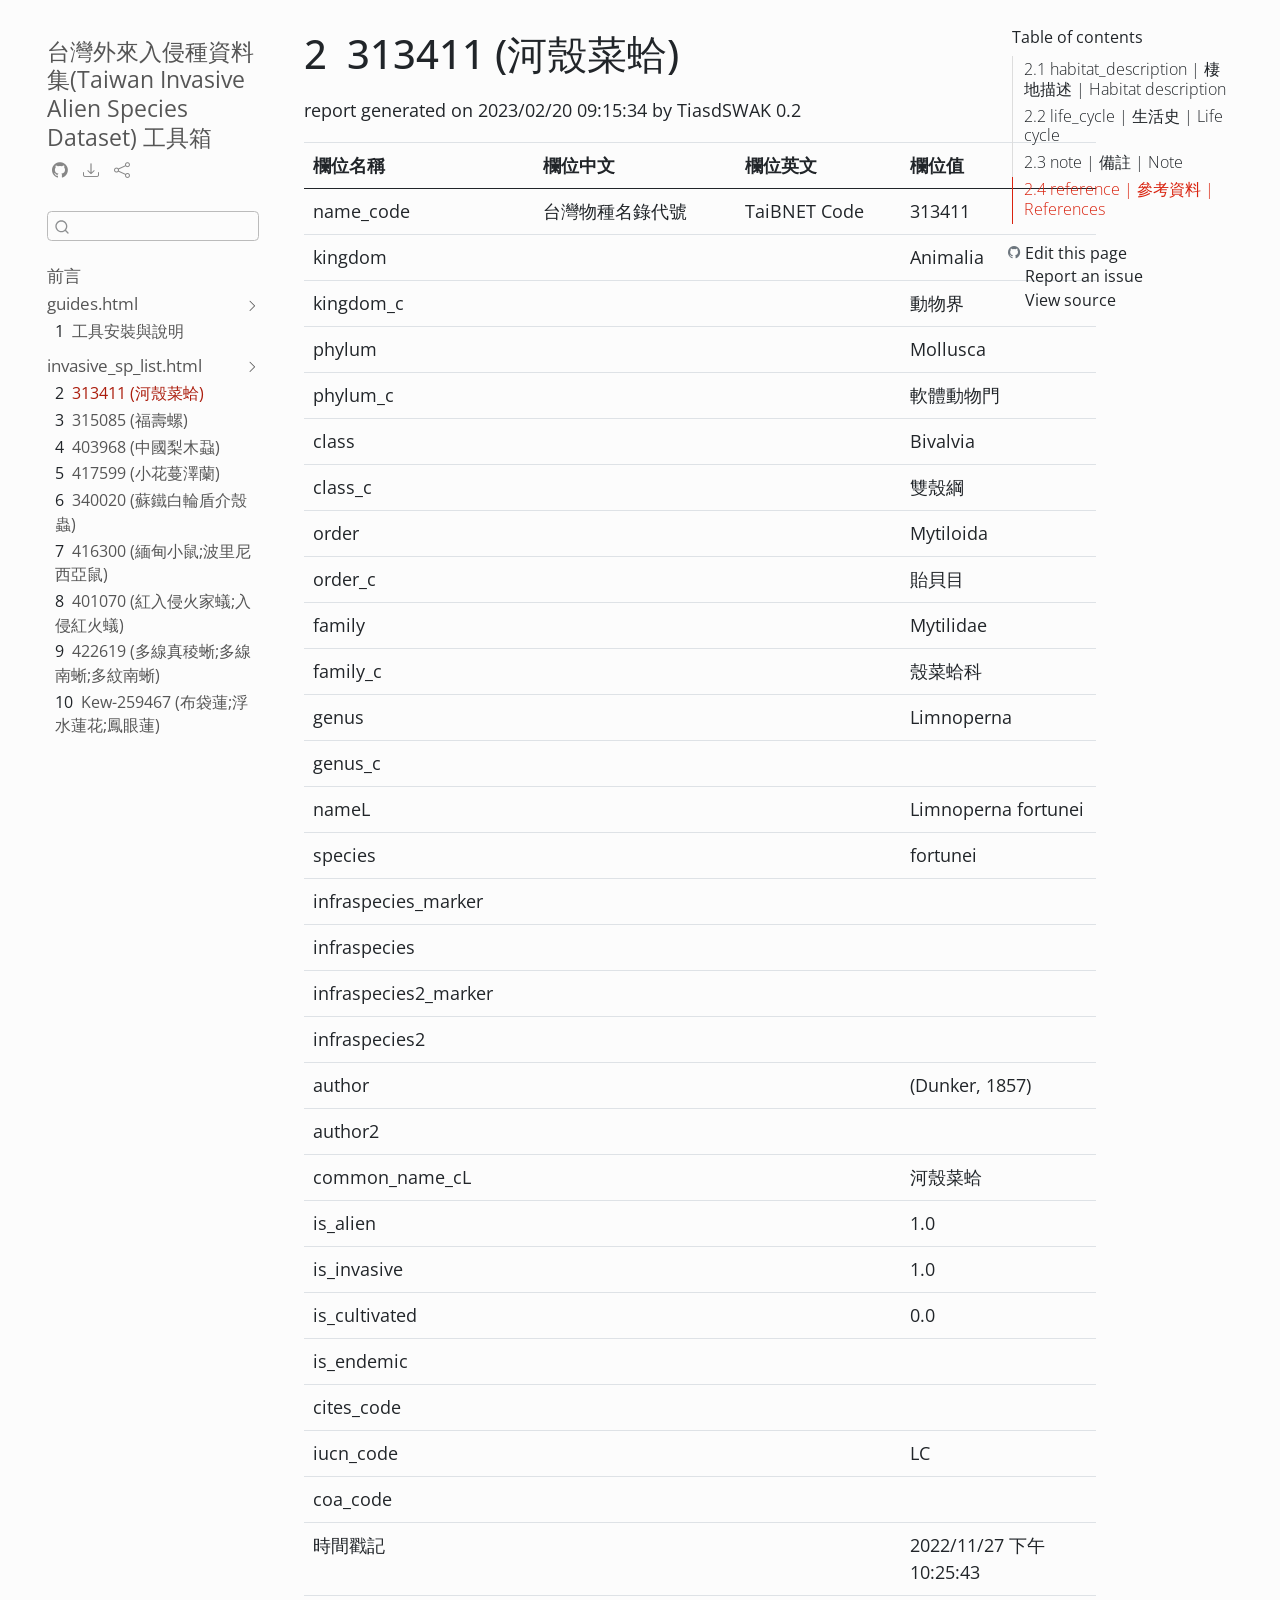
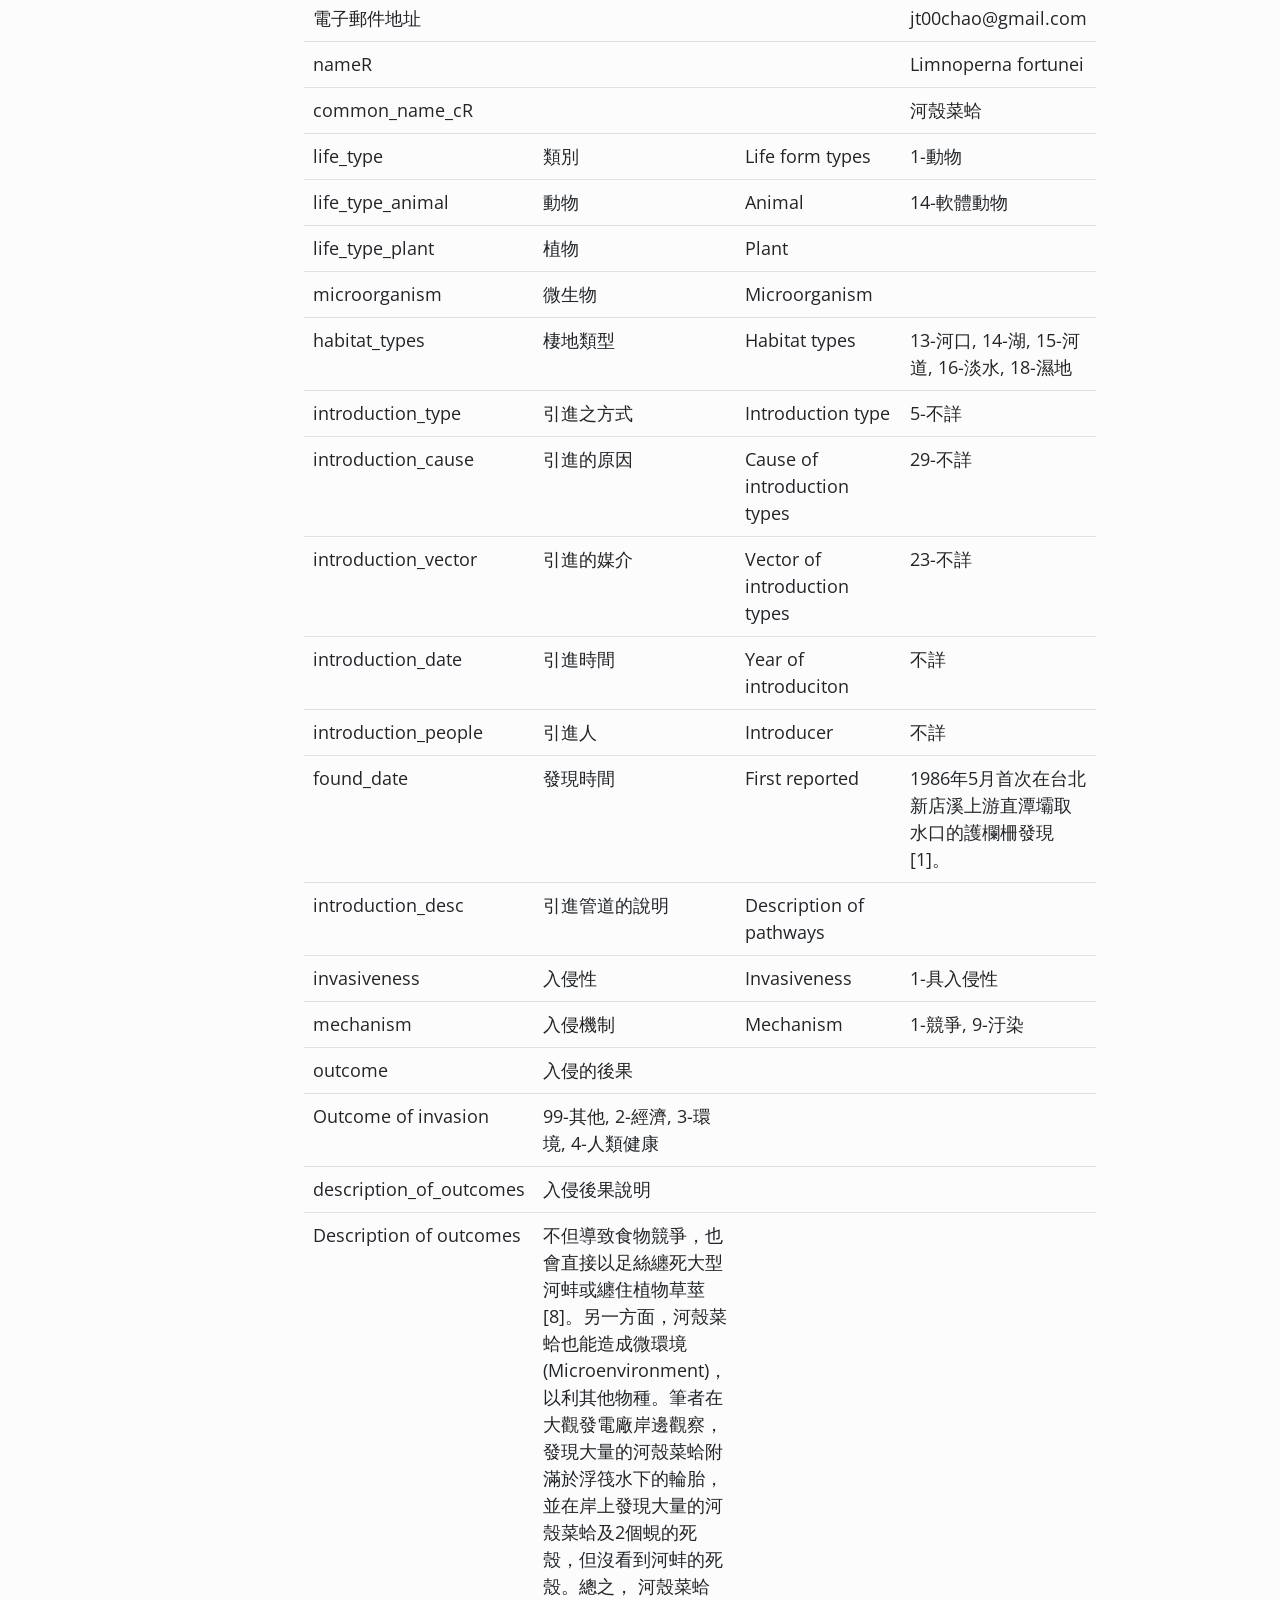
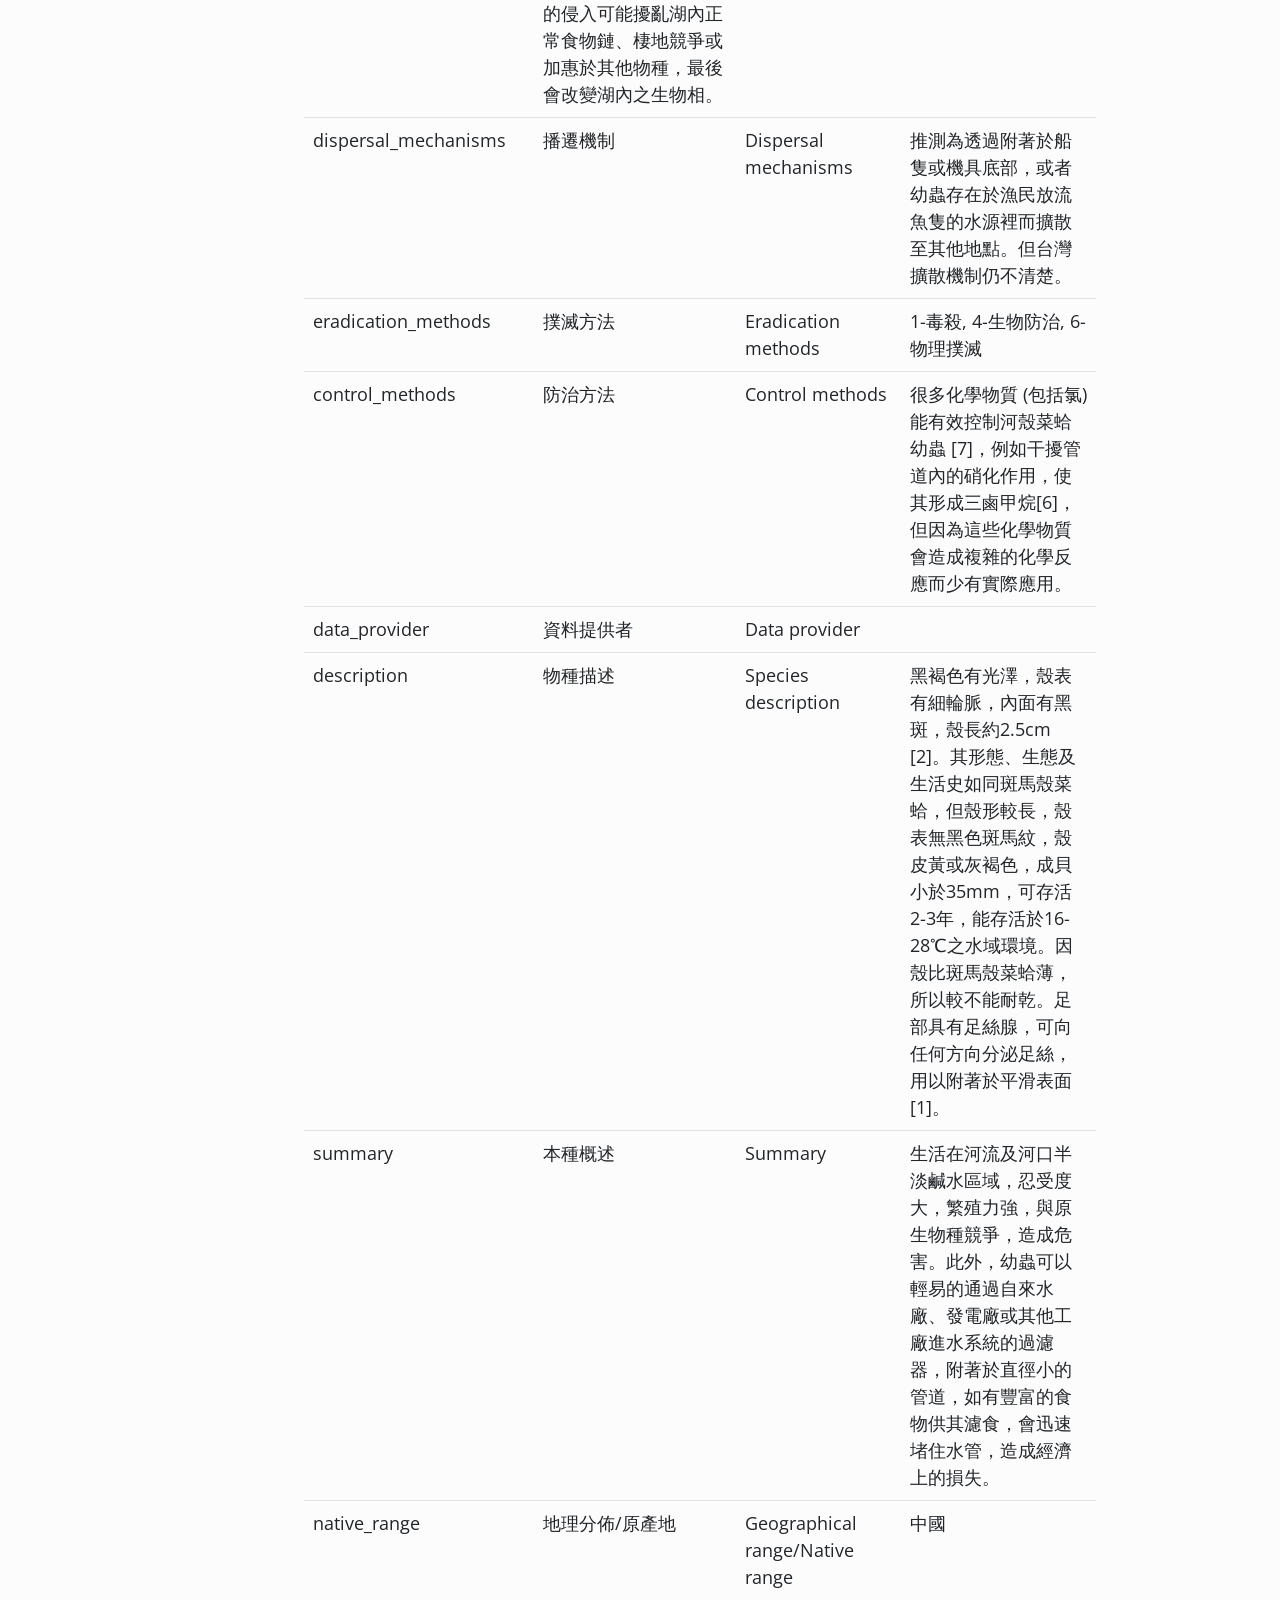
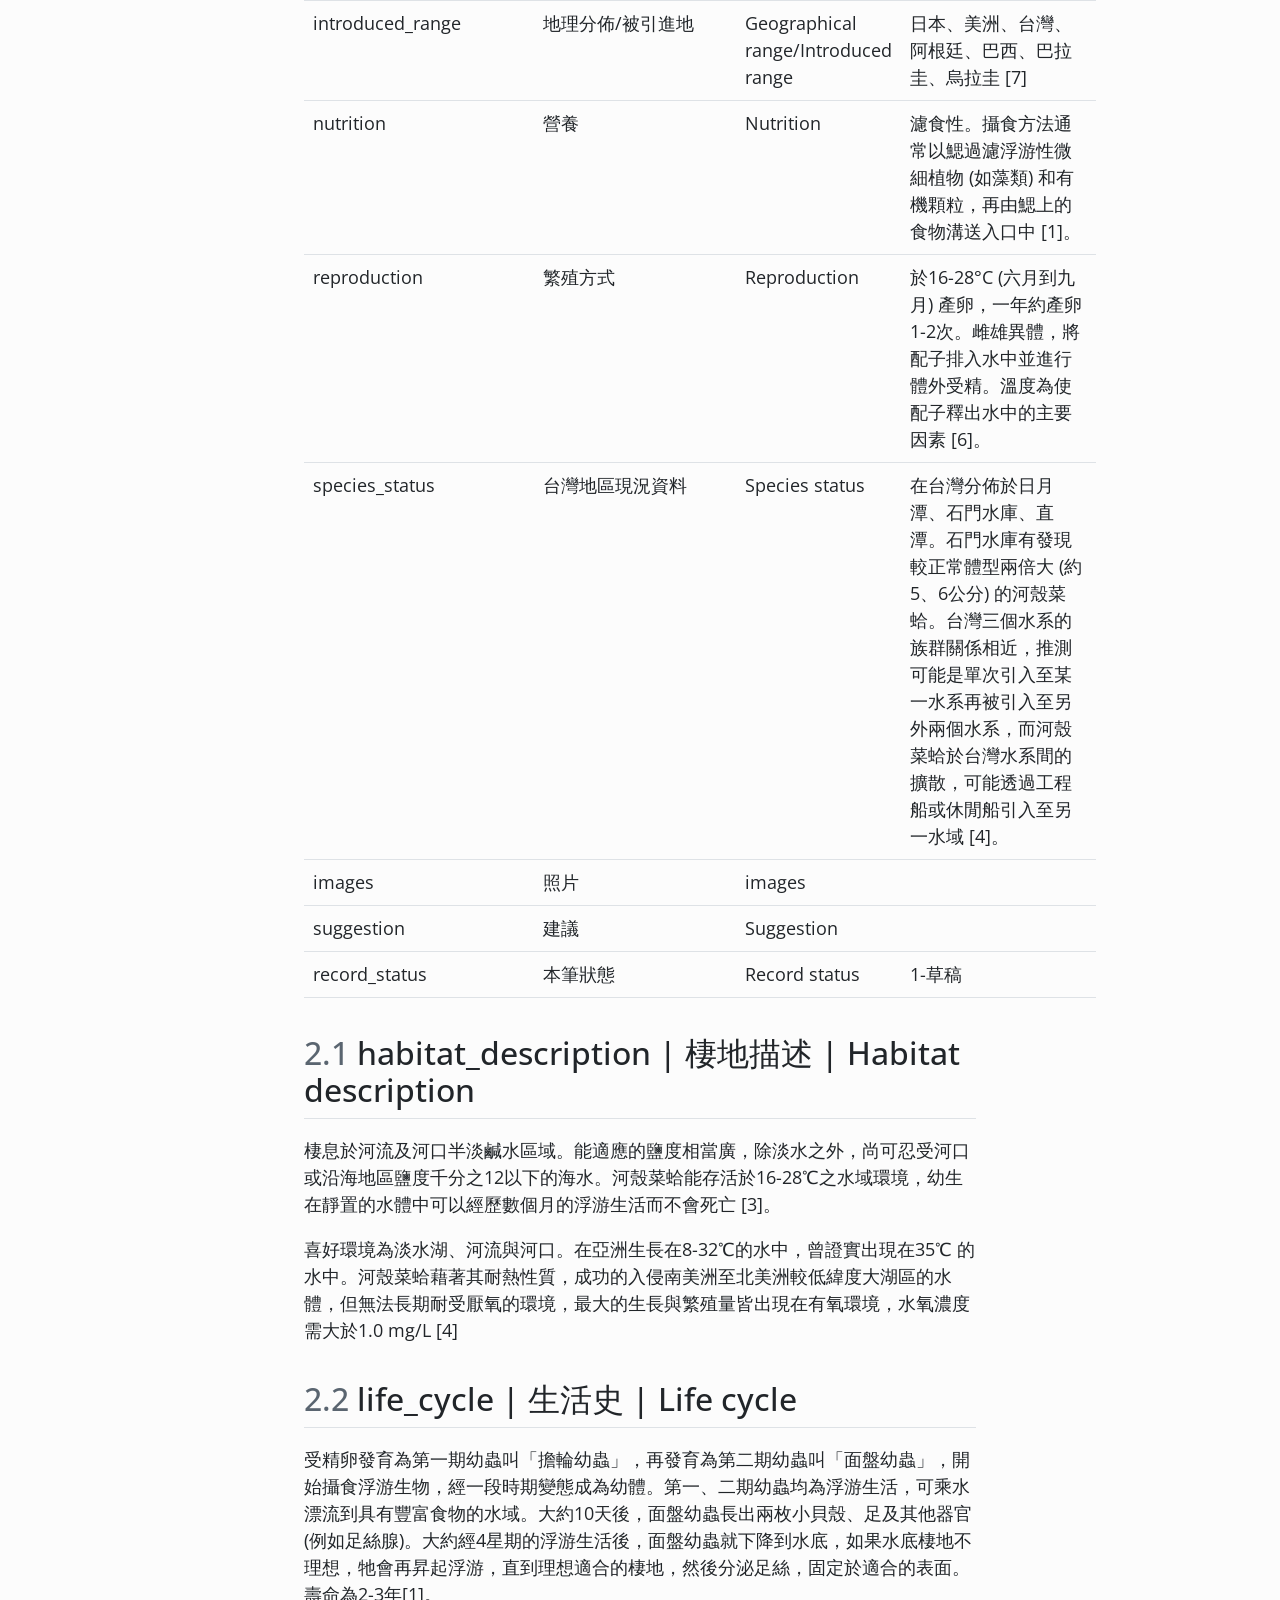
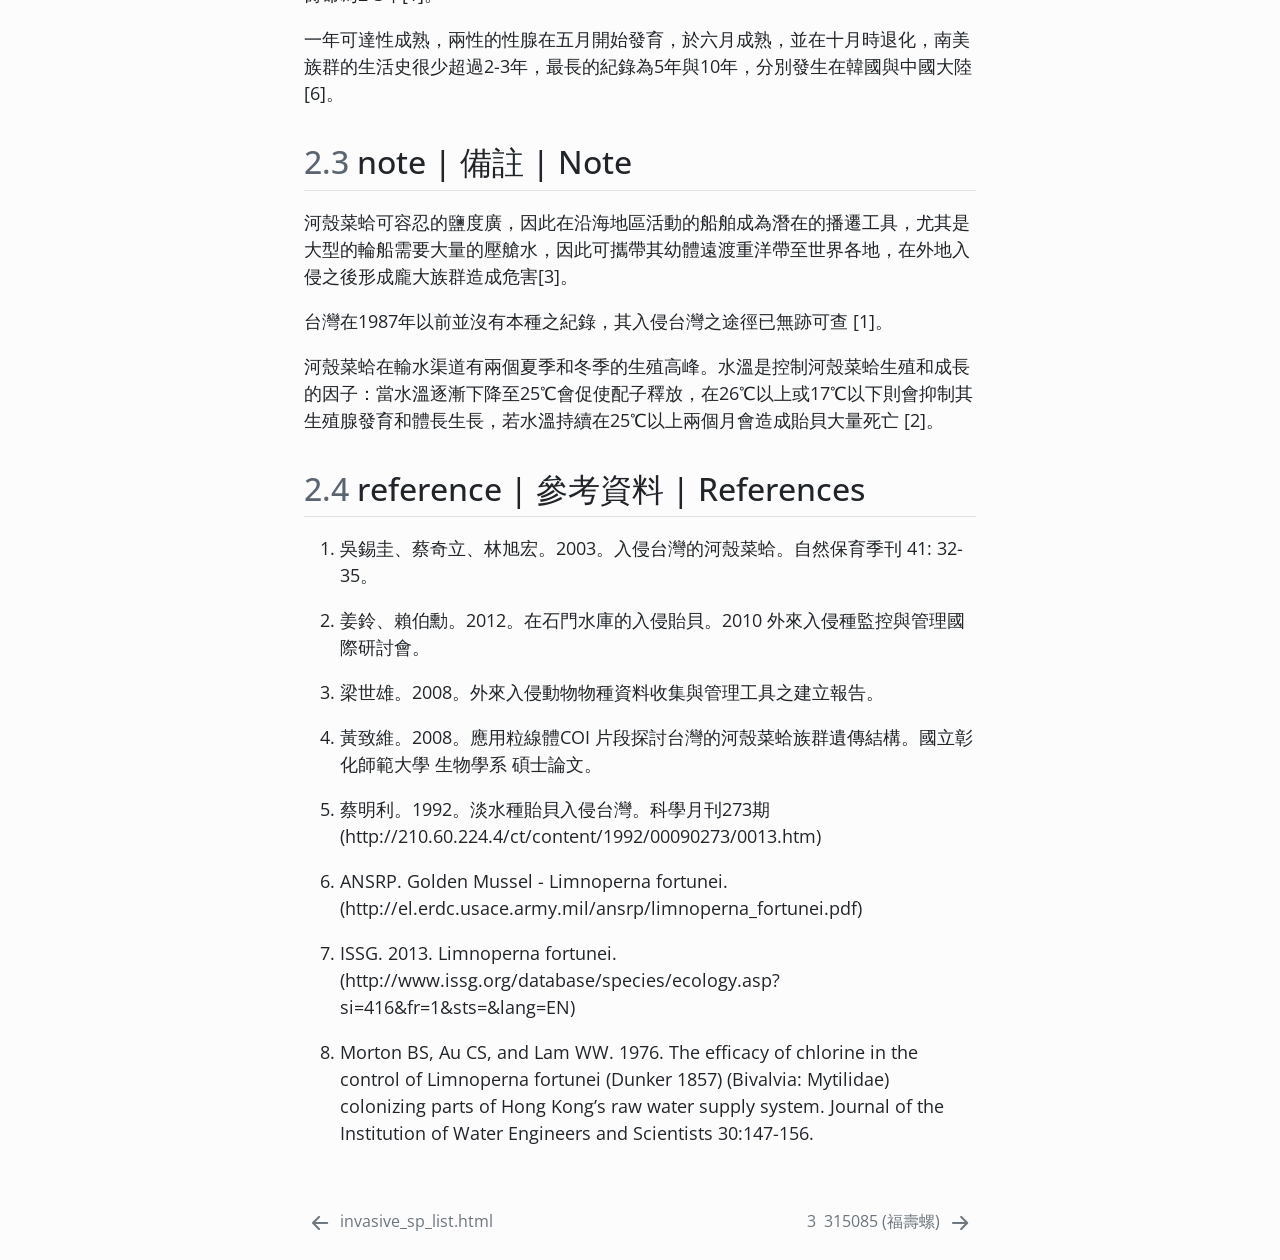
<file: docs/output/rpt_313411-河殼菜蛤.html>
<!DOCTYPE html>
<html xmlns="http://www.w3.org/1999/xhtml" lang="en" xml:lang="en"><head>

<meta charset="utf-8">
<meta name="generator" content="quarto-1.2.335">

<meta name="viewport" content="width=device-width, initial-scale=1.0, user-scalable=yes">


<title>台灣外來入侵種資料集(Taiwan Invasive Alien Species Dataset) 工具箱 - 2&nbsp; 313411 (河殼菜蛤)</title>
<style>
code{white-space: pre-wrap;}
span.smallcaps{font-variant: small-caps;}
div.columns{display: flex; gap: min(4vw, 1.5em);}
div.column{flex: auto; overflow-x: auto;}
div.hanging-indent{margin-left: 1.5em; text-indent: -1.5em;}
ul.task-list{list-style: none;}
ul.task-list li input[type="checkbox"] {
  width: 0.8em;
  margin: 0 0.8em 0.2em -1.6em;
  vertical-align: middle;
}
</style>


<script src="../site_libs/quarto-nav/quarto-nav.js"></script>
<script src="../site_libs/quarto-nav/headroom.min.js"></script>
<script src="../site_libs/clipboard/clipboard.min.js"></script>
<script src="../site_libs/quarto-search/autocomplete.umd.js"></script>
<script src="../site_libs/quarto-search/fuse.min.js"></script>
<script src="../site_libs/quarto-search/quarto-search.js"></script>
<meta name="quarto:offset" content="../">
<link href="../output/rpt_315085-福壽螺.html" rel="next">
<link href="../invasive_sp_list.html" rel="prev">
<script src="../site_libs/quarto-html/quarto.js"></script>
<script src="../site_libs/quarto-html/popper.min.js"></script>
<script src="../site_libs/quarto-html/tippy.umd.min.js"></script>
<script src="../site_libs/quarto-html/anchor.min.js"></script>
<link href="../site_libs/quarto-html/tippy.css" rel="stylesheet">
<link href="../site_libs/quarto-html/quarto-syntax-highlighting.css" rel="stylesheet" id="quarto-text-highlighting-styles">
<script src="../site_libs/bootstrap/bootstrap.min.js"></script>
<link href="../site_libs/bootstrap/bootstrap-icons.css" rel="stylesheet">
<link href="../site_libs/bootstrap/bootstrap.min.css" rel="stylesheet" id="quarto-bootstrap" data-mode="light">
<script id="quarto-search-options" type="application/json">{
  "location": "sidebar",
  "copy-button": false,
  "collapse-after": 3,
  "panel-placement": "start",
  "type": "textbox",
  "limit": 20,
  "language": {
    "search-no-results-text": "No results",
    "search-matching-documents-text": "matching documents",
    "search-copy-link-title": "Copy link to search",
    "search-hide-matches-text": "Hide additional matches",
    "search-more-match-text": "more match in this document",
    "search-more-matches-text": "more matches in this document",
    "search-clear-button-title": "Clear",
    "search-detached-cancel-button-title": "Cancel",
    "search-submit-button-title": "Submit"
  }
}</script>


</head>

<body class="nav-sidebar floating">

<div id="quarto-search-results"></div>
  <header id="quarto-header" class="headroom fixed-top">
  <nav class="quarto-secondary-nav" data-bs-toggle="collapse" data-bs-target="#quarto-sidebar" aria-controls="quarto-sidebar" aria-expanded="false" aria-label="Toggle sidebar navigation" onclick="if (window.quartoToggleHeadroom) { window.quartoToggleHeadroom(); }">
    <div class="container-fluid d-flex justify-content-between">
      <h1 class="quarto-secondary-nav-title"><span class="chapter-number">2</span>&nbsp; <span class="chapter-title">313411 (河殼菜蛤)</span></h1>
      <button type="button" class="quarto-btn-toggle btn" aria-label="Show secondary navigation">
        <i class="bi bi-chevron-right"></i>
      </button>
    </div>
  </nav>
</header>
<!-- content -->
<div id="quarto-content" class="quarto-container page-columns page-rows-contents page-layout-article">
<!-- sidebar -->
  <nav id="quarto-sidebar" class="sidebar collapse sidebar-navigation floating overflow-auto">
    <div class="pt-lg-2 mt-2 text-left sidebar-header">
    <div class="sidebar-title mb-0 py-0">
      <a href="../">台灣外來入侵種資料集(Taiwan Invasive Alien Species Dataset) 工具箱</a> 
        <div class="sidebar-tools-main tools-wide">
    <a href="https://github.com/LinkItONEDevGroup/tiasdswak" title="Source Code" class="sidebar-tool px-1"><i class="bi bi-github"></i></a>
    <a href="" title="Download" id="sidebar-tool-dropdown-0" class="sidebar-tool dropdown-toggle px-1" data-bs-toggle="dropdown" aria-expanded="false"><i class="bi bi-download"></i></a>
    <ul class="dropdown-menu" aria-labelledby="sidebar-tool-dropdown-0">
        <li>
          <a class="dropdown-item sidebar-tools-main-item" href="../台灣外來入侵種資料集-Taiwan-Invasive-Alien-Species-Dataset--工具箱.pdf">
            <i class="bi bi-bi-file-pdf pe-1"></i>
          Download PDF
          </a>
        </li>
        <li>
          <a class="dropdown-item sidebar-tools-main-item" href="../台灣外來入侵種資料集-Taiwan-Invasive-Alien-Species-Dataset--工具箱.epub">
            <i class="bi bi-bi-journal pe-1"></i>
          Download ePub
          </a>
        </li>
        <li>
          <a class="dropdown-item sidebar-tools-main-item" href="../台灣外來入侵種資料集-Taiwan-Invasive-Alien-Species-Dataset--工具箱.docx">
            <i class="bi bi-bi-file-word pe-1"></i>
          Download Docx
          </a>
        </li>
    </ul>
    <a href="" title="Share" id="sidebar-tool-dropdown-1" class="sidebar-tool dropdown-toggle px-1" data-bs-toggle="dropdown" aria-expanded="false"><i class="bi bi-share"></i></a>
    <ul class="dropdown-menu" aria-labelledby="sidebar-tool-dropdown-1">
        <li>
          <a class="dropdown-item sidebar-tools-main-item" href="https://www.facebook.com/sharer/sharer.php?u=|url|">
            <i class="bi bi-bi-facebook pe-1"></i>
          Facebook
          </a>
        </li>
        <li>
          <a class="dropdown-item sidebar-tools-main-item" href="https://twitter.com/intent/tweet?url=|url|">
            <i class="bi bi-bi-twitter pe-1"></i>
          Twitter
          </a>
        </li>
    </ul>
</div>
    </div>
      </div>
      <div class="mt-2 flex-shrink-0 align-items-center">
        <div class="sidebar-search">
        <div id="quarto-search" class="" title="Search"></div>
        </div>
      </div>
    <div class="sidebar-menu-container"> 
    <ul class="list-unstyled mt-1">
        <li class="sidebar-item">
  <div class="sidebar-item-container"> 
  <a href="../index.html" class="sidebar-item-text sidebar-link">前言</a>
  </div>
</li>
        <li class="sidebar-item sidebar-item-section">
      <div class="sidebar-item-container"> 
            <a href="../guides.html" class="sidebar-item-text sidebar-link">guides.html</a>
          <a class="sidebar-item-toggle text-start" data-bs-toggle="collapse" data-bs-target="#quarto-sidebar-section-1" aria-expanded="true">
            <i class="bi bi-chevron-right ms-2"></i>
          </a> 
      </div>
      <ul id="quarto-sidebar-section-1" class="collapse list-unstyled sidebar-section depth1 show">  
          <li class="sidebar-item">
  <div class="sidebar-item-container"> 
  <a href="../tiasds_toolbox.html" class="sidebar-item-text sidebar-link"><span class="chapter-number">1</span>&nbsp; <span class="chapter-title">工具安裝與說明</span></a>
  </div>
</li>
      </ul>
  </li>
        <li class="sidebar-item sidebar-item-section">
      <div class="sidebar-item-container"> 
            <a href="../invasive_sp_list.html" class="sidebar-item-text sidebar-link">invasive_sp_list.html</a>
          <a class="sidebar-item-toggle text-start" data-bs-toggle="collapse" data-bs-target="#quarto-sidebar-section-2" aria-expanded="true">
            <i class="bi bi-chevron-right ms-2"></i>
          </a> 
      </div>
      <ul id="quarto-sidebar-section-2" class="collapse list-unstyled sidebar-section depth1 show">  
          <li class="sidebar-item">
  <div class="sidebar-item-container"> 
  <a href="../output/rpt_313411-河殼菜蛤.html" class="sidebar-item-text sidebar-link active"><span class="chapter-number">2</span>&nbsp; <span class="chapter-title">313411 (河殼菜蛤)</span></a>
  </div>
</li>
          <li class="sidebar-item">
  <div class="sidebar-item-container"> 
  <a href="../output/rpt_315085-福壽螺.html" class="sidebar-item-text sidebar-link"><span class="chapter-number">3</span>&nbsp; <span class="chapter-title">315085 (福壽螺)</span></a>
  </div>
</li>
          <li class="sidebar-item">
  <div class="sidebar-item-container"> 
  <a href="../output/rpt_403968-中國梨木蝨.html" class="sidebar-item-text sidebar-link"><span class="chapter-number">4</span>&nbsp; <span class="chapter-title">403968 (中國梨木蝨)</span></a>
  </div>
</li>
          <li class="sidebar-item">
  <div class="sidebar-item-container"> 
  <a href="../output/rpt_417599-小花蔓澤蘭.html" class="sidebar-item-text sidebar-link"><span class="chapter-number">5</span>&nbsp; <span class="chapter-title">417599 (小花蔓澤蘭)</span></a>
  </div>
</li>
          <li class="sidebar-item">
  <div class="sidebar-item-container"> 
  <a href="../output/rpt_340020-蘇鐵白輪盾介殼蟲.html" class="sidebar-item-text sidebar-link"><span class="chapter-number">6</span>&nbsp; <span class="chapter-title">340020 (蘇鐵白輪盾介殼蟲)</span></a>
  </div>
</li>
          <li class="sidebar-item">
  <div class="sidebar-item-container"> 
  <a href="../output/rpt_416300-緬甸小鼠;波里尼西亞鼠.html" class="sidebar-item-text sidebar-link"><span class="chapter-number">7</span>&nbsp; <span class="chapter-title">416300 (緬甸小鼠;波里尼西亞鼠)</span></a>
  </div>
</li>
          <li class="sidebar-item">
  <div class="sidebar-item-container"> 
  <a href="../output/rpt_401070-紅入侵火家蟻;入侵紅火蟻.html" class="sidebar-item-text sidebar-link"><span class="chapter-number">8</span>&nbsp; <span class="chapter-title">401070 (紅入侵火家蟻;入侵紅火蟻)</span></a>
  </div>
</li>
          <li class="sidebar-item">
  <div class="sidebar-item-container"> 
  <a href="../output/rpt_422619-多線真稜蜥;多線南蜥;多紋南蜥.html" class="sidebar-item-text sidebar-link"><span class="chapter-number">9</span>&nbsp; <span class="chapter-title">422619 (多線真稜蜥;多線南蜥;多紋南蜥)</span></a>
  </div>
</li>
          <li class="sidebar-item">
  <div class="sidebar-item-container"> 
  <a href="../output/rpt_Kew-259467-布袋蓮;浮水蓮花;鳳眼蓮.html" class="sidebar-item-text sidebar-link"><span class="chapter-number">10</span>&nbsp; <span class="chapter-title">Kew-259467 (布袋蓮;浮水蓮花;鳳眼蓮)</span></a>
  </div>
</li>
      </ul>
  </li>
    </ul>
    </div>
</nav>
<!-- margin-sidebar -->
    <div id="quarto-margin-sidebar" class="sidebar margin-sidebar">
        <nav id="TOC" role="doc-toc" class="toc-active">
    <h2 id="toc-title">Table of contents</h2>
   
  <ul>
  <li><a href="#habitat_description-棲地描述-habitat-description" id="toc-habitat_description-棲地描述-habitat-description" class="nav-link active" data-scroll-target="#habitat_description-棲地描述-habitat-description"><span class="toc-section-number">2.1</span>  habitat_description | 棲地描述 | Habitat description</a></li>
  <li><a href="#life_cycle-生活史-life-cycle" id="toc-life_cycle-生活史-life-cycle" class="nav-link" data-scroll-target="#life_cycle-生活史-life-cycle"><span class="toc-section-number">2.2</span>  life_cycle | 生活史 | Life cycle</a></li>
  <li><a href="#note-備註-note" id="toc-note-備註-note" class="nav-link" data-scroll-target="#note-備註-note"><span class="toc-section-number">2.3</span>  note | 備註 | Note</a></li>
  <li><a href="#reference-參考資料-references" id="toc-reference-參考資料-references" class="nav-link" data-scroll-target="#reference-參考資料-references"><span class="toc-section-number">2.4</span>  reference | 參考資料 | References</a></li>
  </ul>
<div class="toc-actions"><div><i class="bi bi-github"></i></div><div class="action-links"><p><a href="https://github.com/LinkItONEDevGroup/tiasdswak/edit/main/output/rpt_313411-河殼菜蛤.md" class="toc-action">Edit this page</a></p><p><a href="https://github.com/LinkItONEDevGroup/tiasdswak/issues/new" class="toc-action">Report an issue</a></p><p><a href="https://github.com/LinkItONEDevGroup/tiasdswak/blob/main/output/rpt_313411-河殼菜蛤.md" class="toc-action">View source</a></p></div></div></nav>
    </div>
<!-- main -->
<main class="content" id="quarto-document-content">

<header id="title-block-header" class="quarto-title-block default">
<div class="quarto-title">
<h1 class="title d-none d-lg-block"><span class="chapter-number">2</span>&nbsp; <span class="chapter-title">313411 (河殼菜蛤)</span></h1>
</div>



<div class="quarto-title-meta">

    
  
    
  </div>
  

</header>

<p>report generated on 2023/02/20 09:15:34 by TiasdSWAK 0.2</p>
<table class="table">
<colgroup>
<col style="width: 25%">
<col style="width: 25%">
<col style="width: 25%">
<col style="width: 25%">
</colgroup>
<thead>
<tr class="header">
<th>欄位名稱</th>
<th>欄位中文</th>
<th>欄位英文</th>
<th>欄位值</th>
</tr>
</thead>
<tbody>
<tr class="odd">
<td>name_code</td>
<td>台灣物種名錄代號</td>
<td>TaiBNET Code</td>
<td>313411</td>
</tr>
<tr class="even">
<td>kingdom</td>
<td></td>
<td></td>
<td>Animalia</td>
</tr>
<tr class="odd">
<td>kingdom_c</td>
<td></td>
<td></td>
<td>動物界</td>
</tr>
<tr class="even">
<td>phylum</td>
<td></td>
<td></td>
<td>Mollusca</td>
</tr>
<tr class="odd">
<td>phylum_c</td>
<td></td>
<td></td>
<td>軟體動物門</td>
</tr>
<tr class="even">
<td>class</td>
<td></td>
<td></td>
<td>Bivalvia</td>
</tr>
<tr class="odd">
<td>class_c</td>
<td></td>
<td></td>
<td>雙殼綱</td>
</tr>
<tr class="even">
<td>order</td>
<td></td>
<td></td>
<td>Mytiloida</td>
</tr>
<tr class="odd">
<td>order_c</td>
<td></td>
<td></td>
<td>貽貝目</td>
</tr>
<tr class="even">
<td>family</td>
<td></td>
<td></td>
<td>Mytilidae</td>
</tr>
<tr class="odd">
<td>family_c</td>
<td></td>
<td></td>
<td>殼菜蛤科</td>
</tr>
<tr class="even">
<td>genus</td>
<td></td>
<td></td>
<td>Limnoperna</td>
</tr>
<tr class="odd">
<td>genus_c</td>
<td></td>
<td></td>
<td></td>
</tr>
<tr class="even">
<td>nameL</td>
<td></td>
<td></td>
<td>Limnoperna fortunei</td>
</tr>
<tr class="odd">
<td>species</td>
<td></td>
<td></td>
<td>fortunei</td>
</tr>
<tr class="even">
<td>infraspecies_marker</td>
<td></td>
<td></td>
<td></td>
</tr>
<tr class="odd">
<td>infraspecies</td>
<td></td>
<td></td>
<td></td>
</tr>
<tr class="even">
<td>infraspecies2_marker</td>
<td></td>
<td></td>
<td></td>
</tr>
<tr class="odd">
<td>infraspecies2</td>
<td></td>
<td></td>
<td></td>
</tr>
<tr class="even">
<td>author</td>
<td></td>
<td></td>
<td>(Dunker, 1857)</td>
</tr>
<tr class="odd">
<td>author2</td>
<td></td>
<td></td>
<td></td>
</tr>
<tr class="even">
<td>common_name_cL</td>
<td></td>
<td></td>
<td>河殼菜蛤</td>
</tr>
<tr class="odd">
<td>is_alien</td>
<td></td>
<td></td>
<td>1.0</td>
</tr>
<tr class="even">
<td>is_invasive</td>
<td></td>
<td></td>
<td>1.0</td>
</tr>
<tr class="odd">
<td>is_cultivated</td>
<td></td>
<td></td>
<td>0.0</td>
</tr>
<tr class="even">
<td>is_endemic</td>
<td></td>
<td></td>
<td></td>
</tr>
<tr class="odd">
<td>cites_code</td>
<td></td>
<td></td>
<td></td>
</tr>
<tr class="even">
<td>iucn_code</td>
<td></td>
<td></td>
<td>LC</td>
</tr>
<tr class="odd">
<td>coa_code</td>
<td></td>
<td></td>
<td></td>
</tr>
<tr class="even">
<td>時間戳記</td>
<td></td>
<td></td>
<td>2022/11/27 下午 10:25:43</td>
</tr>
<tr class="odd">
<td>電子郵件地址</td>
<td></td>
<td></td>
<td>jt00chao@gmail.com</td>
</tr>
<tr class="even">
<td>nameR</td>
<td></td>
<td></td>
<td>Limnoperna fortunei</td>
</tr>
<tr class="odd">
<td>common_name_cR</td>
<td></td>
<td></td>
<td>河殼菜蛤</td>
</tr>
<tr class="even">
<td>life_type</td>
<td>類別</td>
<td>Life form types</td>
<td>1-動物</td>
</tr>
<tr class="odd">
<td>life_type_animal</td>
<td>動物</td>
<td>Animal</td>
<td>14-軟體動物</td>
</tr>
<tr class="even">
<td>life_type_plant</td>
<td>植物</td>
<td>Plant</td>
<td></td>
</tr>
<tr class="odd">
<td>microorganism</td>
<td>微生物</td>
<td>Microorganism</td>
<td></td>
</tr>
<tr class="even">
<td>habitat_types</td>
<td>棲地類型</td>
<td>Habitat types</td>
<td>13-河口, 14-湖, 15-河道, 16-淡水, 18-濕地</td>
</tr>
<tr class="odd">
<td>introduction_type</td>
<td>引進之方式</td>
<td>Introduction type</td>
<td>5-不詳</td>
</tr>
<tr class="even">
<td>introduction_cause</td>
<td>引進的原因</td>
<td>Cause of introduction types</td>
<td>29-不詳</td>
</tr>
<tr class="odd">
<td>introduction_vector</td>
<td>引進的媒介</td>
<td>Vector of introduction types</td>
<td>23-不詳</td>
</tr>
<tr class="even">
<td>introduction_date</td>
<td>引進時間</td>
<td>Year of introduciton</td>
<td>不詳</td>
</tr>
<tr class="odd">
<td>introduction_people</td>
<td>引進人</td>
<td>Introducer</td>
<td>不詳</td>
</tr>
<tr class="even">
<td>found_date</td>
<td>發現時間</td>
<td>First reported</td>
<td>1986年5月首次在台北新店溪上游直潭壩取水口的護欄柵發現[1]。</td>
</tr>
<tr class="odd">
<td>introduction_desc</td>
<td>引進管道的說明</td>
<td>Description of pathways</td>
<td></td>
</tr>
<tr class="even">
<td>invasiveness</td>
<td>入侵性</td>
<td>Invasiveness</td>
<td>1-具入侵性</td>
</tr>
<tr class="odd">
<td>mechanism</td>
<td>入侵機制</td>
<td>Mechanism</td>
<td>1-競爭, 9-汙染</td>
</tr>
<tr class="even">
<td>outcome</td>
<td>入侵的後果</td>
<td></td>
<td></td>
</tr>
<tr class="odd">
<td>Outcome of invasion</td>
<td>99-其他, 2-經濟, 3-環境, 4-人類健康</td>
<td></td>
<td></td>
</tr>
<tr class="even">
<td>description_of_outcomes</td>
<td>入侵後果說明</td>
<td></td>
<td></td>
</tr>
<tr class="odd">
<td>Description of outcomes</td>
<td>不但導致食物競爭，也會直接以足絲纏死大型河蚌或纏住植物草莖 [8]。另一方面，河殼菜蛤也能造成微環境 (Microenvironment)，以利其他物種。筆者在大觀發電廠岸邊觀察，發現大量的河殼菜蛤附滿於浮筏水下的輪胎，並在岸上發現大量的河殼菜蛤及2個蜆的死殼，但沒看到河蚌的死殼。總之， 河殼菜蛤的侵入可能擾亂湖內正常食物鏈、棲地競爭或加惠於其他物種，最後會改變湖內之生物相。</td>
<td></td>
<td></td>
</tr>
<tr class="even">
<td>dispersal_mechanisms</td>
<td>播遷機制</td>
<td>Dispersal mechanisms</td>
<td>推測為透過附著於船隻或機具底部，或者幼蟲存在於漁民放流魚隻的水源裡而擴散至其他地點。但台灣擴散機制仍不清楚。</td>
</tr>
<tr class="odd">
<td>eradication_methods</td>
<td>撲滅方法</td>
<td>Eradication methods</td>
<td>1-毒殺, 4-生物防治, 6-物理撲滅</td>
</tr>
<tr class="even">
<td>control_methods</td>
<td>防治方法</td>
<td>Control methods</td>
<td>很多化學物質 (包括氯) 能有效控制河殼菜蛤幼蟲 [7]，例如干擾管道內的硝化作用，使其形成三鹵甲烷[6]，但因為這些化學物質會造成複雜的化學反應而少有實際應用。</td>
</tr>
<tr class="odd">
<td>data_provider</td>
<td>資料提供者</td>
<td>Data provider</td>
<td></td>
</tr>
<tr class="even">
<td>description</td>
<td>物種描述</td>
<td>Species description</td>
<td>黑褐色有光澤，殼表有細輪脈，內面有黑斑，殼長約2.5cm [2]。其形態、生態及生活史如同斑馬殼菜蛤，但殼形較長，殼表無黑色斑馬紋，殼皮黃或灰褐色，成貝小於35mm，可存活 2-3年，能存活於16-28℃之水域環境。因殼比斑馬殼菜蛤薄，所以較不能耐乾。足部具有足絲腺，可向任何方向分泌足絲，用以附著於平滑表面 [1]。</td>
</tr>
<tr class="odd">
<td>summary</td>
<td>本種概述</td>
<td>Summary</td>
<td>生活在河流及河口半淡鹹水區域，忍受度大，繁殖力強，與原生物種競爭，造成危害。此外，幼蟲可以輕易的通過自來水廠、發電廠或其他工廠進水系統的過濾器，附著於直徑小的管道，如有豐富的食物供其濾食，會迅速堵住水管，造成經濟上的損失。</td>
</tr>
<tr class="even">
<td>native_range</td>
<td>地理分佈/原產地</td>
<td>Geographical range/Native range</td>
<td>中國</td>
</tr>
<tr class="odd">
<td>introduced_range</td>
<td>地理分佈/被引進地</td>
<td>Geographical range/Introduced range</td>
<td>日本、美洲、台灣、阿根廷、巴西、巴拉圭、烏拉圭 [7]</td>
</tr>
<tr class="even">
<td>nutrition</td>
<td>營養</td>
<td>Nutrition</td>
<td>濾食性。攝食方法通常以鰓過濾浮游性微細植物 (如藻類) 和有機顆粒，再由鰓上的食物溝送入口中 [1]。</td>
</tr>
<tr class="odd">
<td>reproduction</td>
<td>繁殖方式</td>
<td>Reproduction</td>
<td>於16-28°C (六月到九月) 產卵，一年約產卵1-2次。雌雄異體，將配子排入水中並進行體外受精。溫度為使配子釋出水中的主要因素 [6]。</td>
</tr>
<tr class="even">
<td>species_status</td>
<td>台灣地區現況資料</td>
<td>Species status</td>
<td>在台灣分佈於日月潭、石門水庫、直潭。石門水庫有發現較正常體型兩倍大 (約5、6公分) 的河殼菜蛤。台灣三個水系的族群關係相近，推測可能是單次引入至某一水系再被引入至另外兩個水系，而河殼菜蛤於台灣水系間的擴散，可能透過工程船或休閒船引入至另一水域 [4]。</td>
</tr>
<tr class="odd">
<td>images</td>
<td>照片</td>
<td>images</td>
<td></td>
</tr>
<tr class="even">
<td>suggestion</td>
<td>建議</td>
<td>Suggestion</td>
<td></td>
</tr>
<tr class="odd">
<td>record_status</td>
<td>本筆狀態</td>
<td>Record status</td>
<td>1-草稿</td>
</tr>
</tbody>
</table>
<section id="habitat_description-棲地描述-habitat-description" class="level2" data-number="2.1">
<h2 data-number="2.1" class="anchored" data-anchor-id="habitat_description-棲地描述-habitat-description"><span class="header-section-number">2.1</span> habitat_description | 棲地描述 | Habitat description</h2>
<p>棲息於河流及河口半淡鹹水區域。能適應的鹽度相當廣，除淡水之外，尚可忍受河口或沿海地區鹽度千分之12以下的海水。河殼菜蛤能存活於16-28℃之水域環境，幼生在靜置的水體中可以經歷數個月的浮游生活而不會死亡 [3]。</p>
<p>喜好環境為淡水湖、河流與河口。在亞洲生長在8-32℃的水中，曾證實出現在35℃ 的水中。河殼菜蛤藉著其耐熱性質，成功的入侵南美洲至北美洲較低緯度大湖區的水體，但無法長期耐受厭氧的環境，最大的生長與繁殖量皆出現在有氧環境，水氧濃度需大於1.0 mg/L [4]</p>
</section>
<section id="life_cycle-生活史-life-cycle" class="level2" data-number="2.2">
<h2 data-number="2.2" class="anchored" data-anchor-id="life_cycle-生活史-life-cycle"><span class="header-section-number">2.2</span> life_cycle | 生活史 | Life cycle</h2>
<p>受精卵發育為第一期幼蟲叫「擔輪幼蟲」，再發育為第二期幼蟲叫「面盤幼蟲」，開始攝食浮游生物，經一段時期變態成為幼體。第一、二期幼蟲均為浮游生活，可乘水漂流到具有豐富食物的水域。大約10天後，面盤幼蟲長出兩枚小貝殼、足及其他器官 (例如足絲腺)。大約經4星期的浮游生活後，面盤幼蟲就下降到水底，如果水底棲地不理想，牠會再昇起浮游，直到理想適合的棲地，然後分泌足絲，固定於適合的表面。壽命為2-3年[1]。</p>
<p>一年可達性成熟，兩性的性腺在五月開始發育，於六月成熟，並在十月時退化，南美族群的生活史很少超過2-3年，最長的紀錄為5年與10年，分別發生在韓國與中國大陸 [6]。</p>
</section>
<section id="note-備註-note" class="level2" data-number="2.3">
<h2 data-number="2.3" class="anchored" data-anchor-id="note-備註-note"><span class="header-section-number">2.3</span> note | 備註 | Note</h2>
<p>河殼菜蛤可容忍的鹽度廣，因此在沿海地區活動的船舶成為潛在的播遷工具，尤其是大型的輪船需要大量的壓艙水，因此可攜帶其幼體遠渡重洋帶至世界各地，在外地入侵之後形成龐大族群造成危害[3]。</p>
<p>台灣在1987年以前並沒有本種之紀錄，其入侵台灣之途徑已無跡可查 [1]。</p>
<p>河殼菜蛤在輸水渠道有兩個夏季和冬季的生殖高峰。水溫是控制河殼菜蛤生殖和成長的因子：當水溫逐漸下降至25℃會促使配子釋放，在26℃以上或17℃以下則會抑制其生殖腺發育和體長生長，若水溫持續在25℃以上兩個月會造成貽貝大量死亡 [2]。</p>
</section>
<section id="reference-參考資料-references" class="level2" data-number="2.4">
<h2 data-number="2.4" class="anchored" data-anchor-id="reference-參考資料-references"><span class="header-section-number">2.4</span> reference | 參考資料 | References</h2>
<ol type="1">
<li><p>吳錫圭、蔡奇立、林旭宏。2003。入侵台灣的河殼菜蛤。自然保育季刊 41: 32-35。</p></li>
<li><p>姜鈴、賴伯勳。2012。在石門水庫的入侵貽貝。2010 外來入侵種監控與管理國際研討會。</p></li>
<li><p>梁世雄。2008。外來入侵動物物種資料收集與管理工具之建立報告。</p></li>
<li><p>黃致維。2008。應用粒線體COI 片段探討台灣的河殼菜蛤族群遺傳結構。國立彰化師範大學 生物學系 碩士論文。</p></li>
<li><p>蔡明利。1992。淡水種貽貝入侵台灣。科學月刊273期(http://210.60.224.4/ct/content/1992/00090273/0013.htm)</p></li>
<li><p>ANSRP. Golden Mussel - Limnoperna fortunei. (http://el.erdc.usace.army.mil/ansrp/limnoperna_fortunei.pdf)</p></li>
<li><p>ISSG. 2013. Limnoperna fortunei. (http://www.issg.org/database/species/ecology.asp?si=416&amp;fr=1&amp;sts=&amp;lang=EN)</p></li>
<li><p>Morton BS, Au CS, and Lam WW. 1976. The efficacy of chlorine in the control of Limnoperna fortunei (Dunker 1857) (Bivalvia: Mytilidae) colonizing parts of Hong Kong’s raw water supply system. Journal of the Institution of Water Engineers and Scientists 30:147-156.</p></li>
</ol>


</section>

</main> <!-- /main -->
<script id="quarto-html-after-body" type="application/javascript">
window.document.addEventListener("DOMContentLoaded", function (event) {
  const toggleBodyColorMode = (bsSheetEl) => {
    const mode = bsSheetEl.getAttribute("data-mode");
    const bodyEl = window.document.querySelector("body");
    if (mode === "dark") {
      bodyEl.classList.add("quarto-dark");
      bodyEl.classList.remove("quarto-light");
    } else {
      bodyEl.classList.add("quarto-light");
      bodyEl.classList.remove("quarto-dark");
    }
  }
  const toggleBodyColorPrimary = () => {
    const bsSheetEl = window.document.querySelector("link#quarto-bootstrap");
    if (bsSheetEl) {
      toggleBodyColorMode(bsSheetEl);
    }
  }
  toggleBodyColorPrimary();  
  const icon = "";
  const anchorJS = new window.AnchorJS();
  anchorJS.options = {
    placement: 'right',
    icon: icon
  };
  anchorJS.add('.anchored');
  const clipboard = new window.ClipboardJS('.code-copy-button', {
    target: function(trigger) {
      return trigger.previousElementSibling;
    }
  });
  clipboard.on('success', function(e) {
    // button target
    const button = e.trigger;
    // don't keep focus
    button.blur();
    // flash "checked"
    button.classList.add('code-copy-button-checked');
    var currentTitle = button.getAttribute("title");
    button.setAttribute("title", "Copied!");
    let tooltip;
    if (window.bootstrap) {
      button.setAttribute("data-bs-toggle", "tooltip");
      button.setAttribute("data-bs-placement", "left");
      button.setAttribute("data-bs-title", "Copied!");
      tooltip = new bootstrap.Tooltip(button, 
        { trigger: "manual", 
          customClass: "code-copy-button-tooltip",
          offset: [0, -8]});
      tooltip.show();    
    }
    setTimeout(function() {
      if (tooltip) {
        tooltip.hide();
        button.removeAttribute("data-bs-title");
        button.removeAttribute("data-bs-toggle");
        button.removeAttribute("data-bs-placement");
      }
      button.setAttribute("title", currentTitle);
      button.classList.remove('code-copy-button-checked');
    }, 1000);
    // clear code selection
    e.clearSelection();
  });
  function tippyHover(el, contentFn) {
    const config = {
      allowHTML: true,
      content: contentFn,
      maxWidth: 500,
      delay: 100,
      arrow: false,
      appendTo: function(el) {
          return el.parentElement;
      },
      interactive: true,
      interactiveBorder: 10,
      theme: 'quarto',
      placement: 'bottom-start'
    };
    window.tippy(el, config); 
  }
  const noterefs = window.document.querySelectorAll('a[role="doc-noteref"]');
  for (var i=0; i<noterefs.length; i++) {
    const ref = noterefs[i];
    tippyHover(ref, function() {
      // use id or data attribute instead here
      let href = ref.getAttribute('data-footnote-href') || ref.getAttribute('href');
      try { href = new URL(href).hash; } catch {}
      const id = href.replace(/^#\/?/, "");
      const note = window.document.getElementById(id);
      return note.innerHTML;
    });
  }
  const findCites = (el) => {
    const parentEl = el.parentElement;
    if (parentEl) {
      const cites = parentEl.dataset.cites;
      if (cites) {
        return {
          el,
          cites: cites.split(' ')
        };
      } else {
        return findCites(el.parentElement)
      }
    } else {
      return undefined;
    }
  };
  var bibliorefs = window.document.querySelectorAll('a[role="doc-biblioref"]');
  for (var i=0; i<bibliorefs.length; i++) {
    const ref = bibliorefs[i];
    const citeInfo = findCites(ref);
    if (citeInfo) {
      tippyHover(citeInfo.el, function() {
        var popup = window.document.createElement('div');
        citeInfo.cites.forEach(function(cite) {
          var citeDiv = window.document.createElement('div');
          citeDiv.classList.add('hanging-indent');
          citeDiv.classList.add('csl-entry');
          var biblioDiv = window.document.getElementById('ref-' + cite);
          if (biblioDiv) {
            citeDiv.innerHTML = biblioDiv.innerHTML;
          }
          popup.appendChild(citeDiv);
        });
        return popup.innerHTML;
      });
    }
  }
});
</script>
<nav class="page-navigation">
  <div class="nav-page nav-page-previous">
      <a href="../invasive_sp_list.html" class="pagination-link">
        <i class="bi bi-arrow-left-short"></i> <span class="nav-page-text">invasive_sp_list.html</span>
      </a>          
  </div>
  <div class="nav-page nav-page-next">
      <a href="../output/rpt_315085-福壽螺.html" class="pagination-link">
        <span class="nav-page-text"><span class="chapter-number">3</span>&nbsp; <span class="chapter-title">315085 (福壽螺)</span></span> <i class="bi bi-arrow-right-short"></i>
      </a>
  </div>
</nav>
</div> <!-- /content -->



</body></html>
</file>
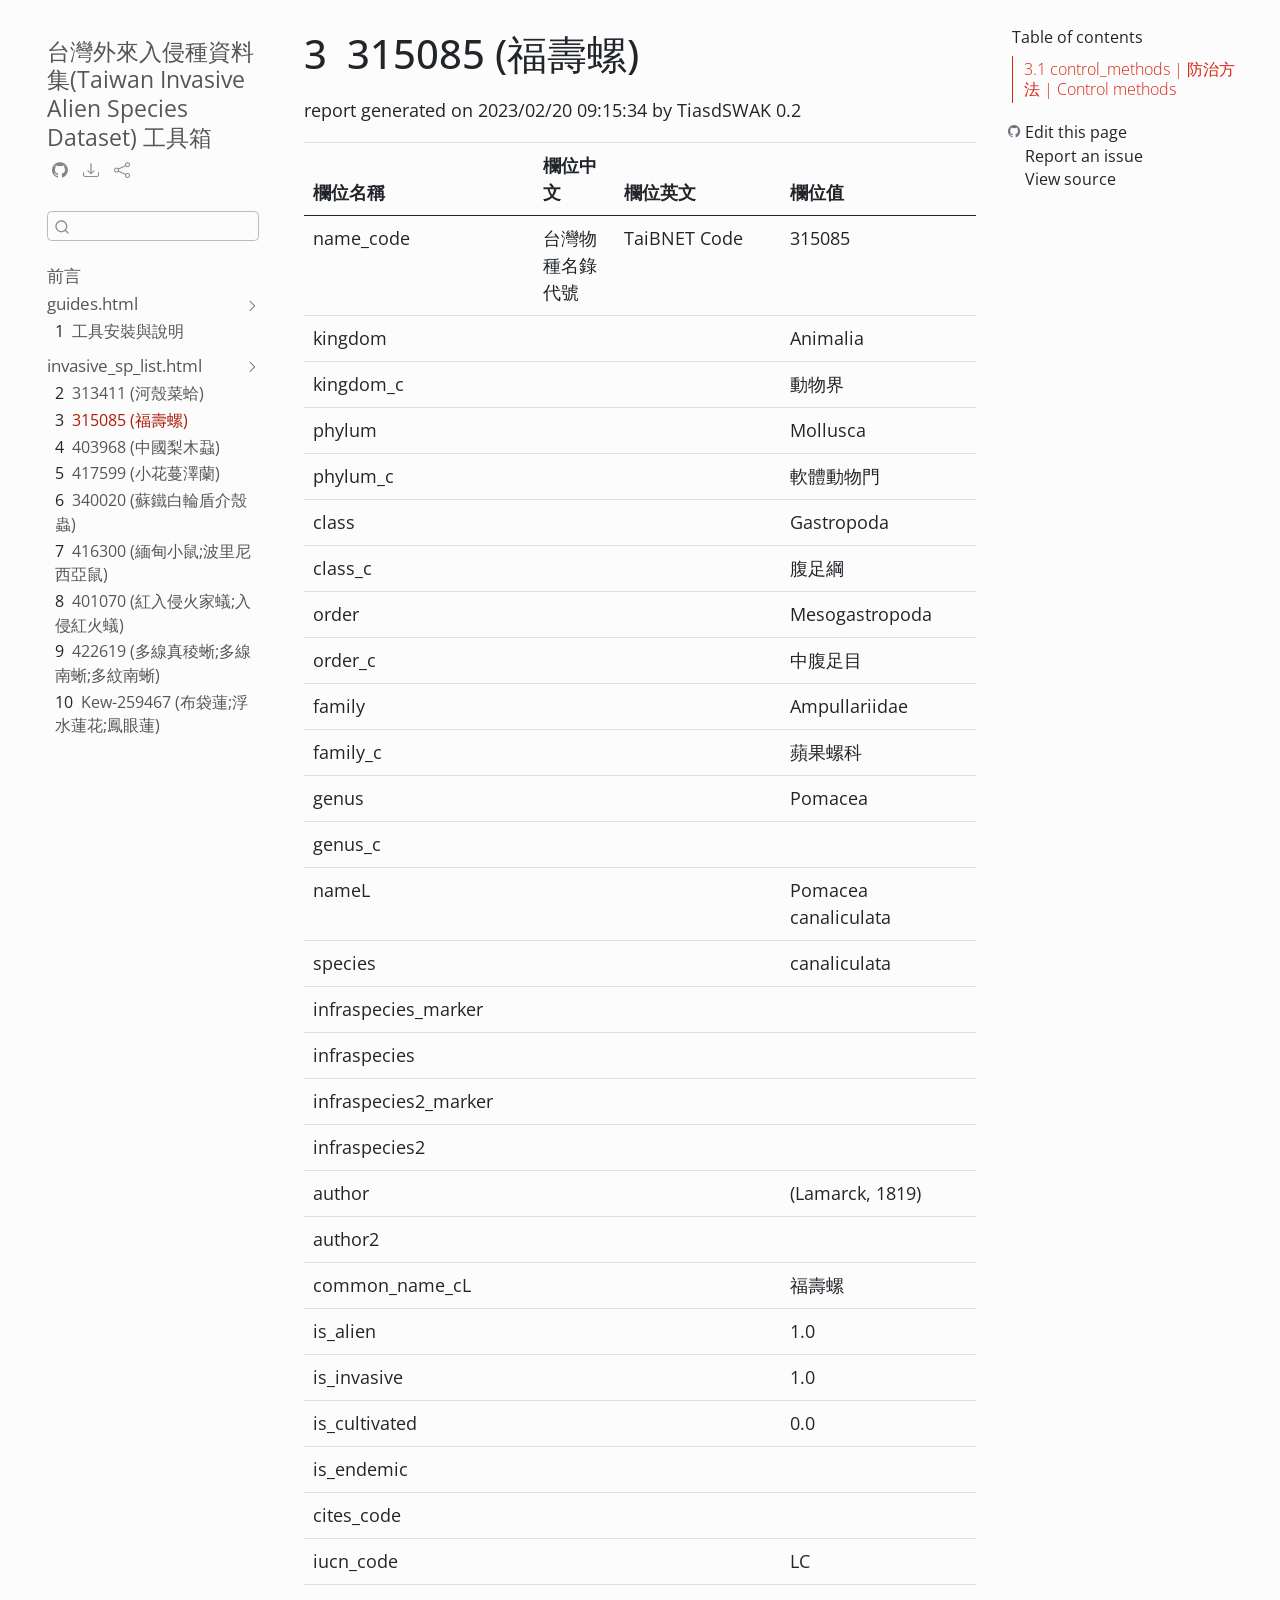
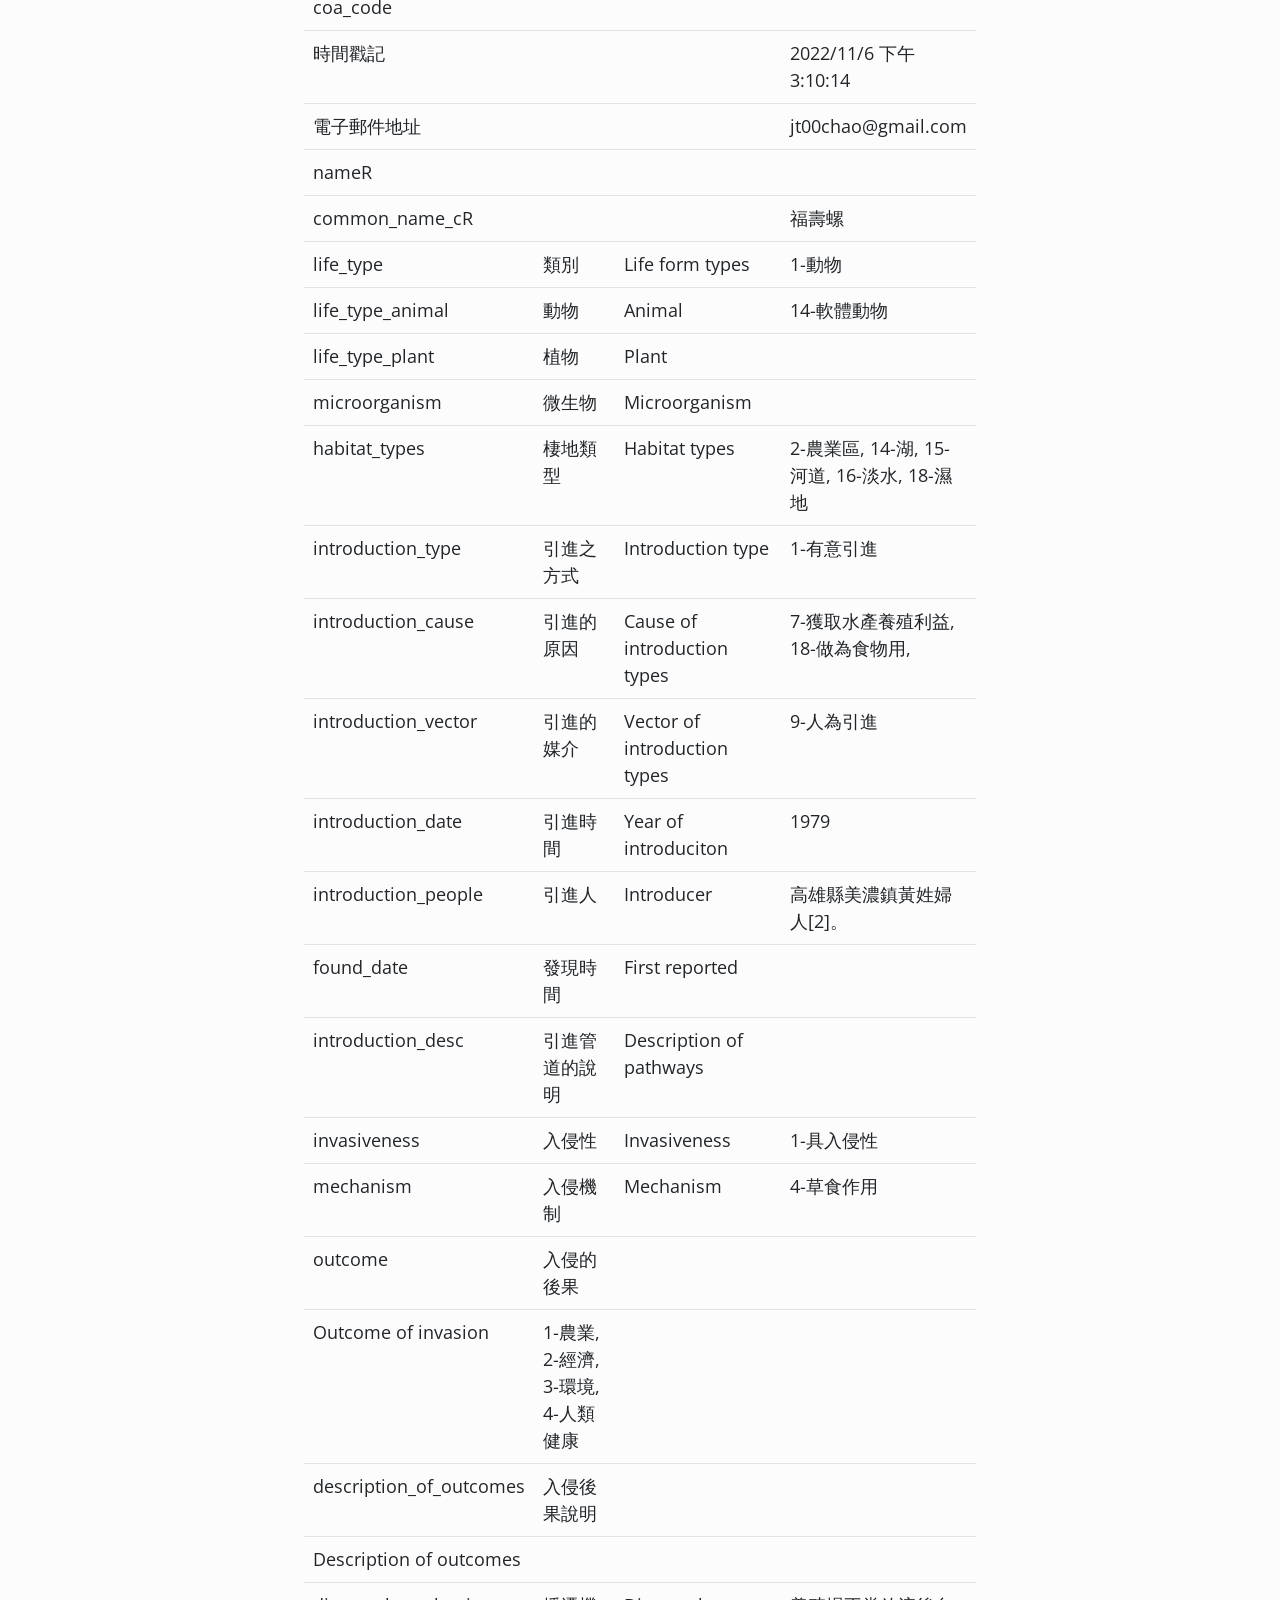
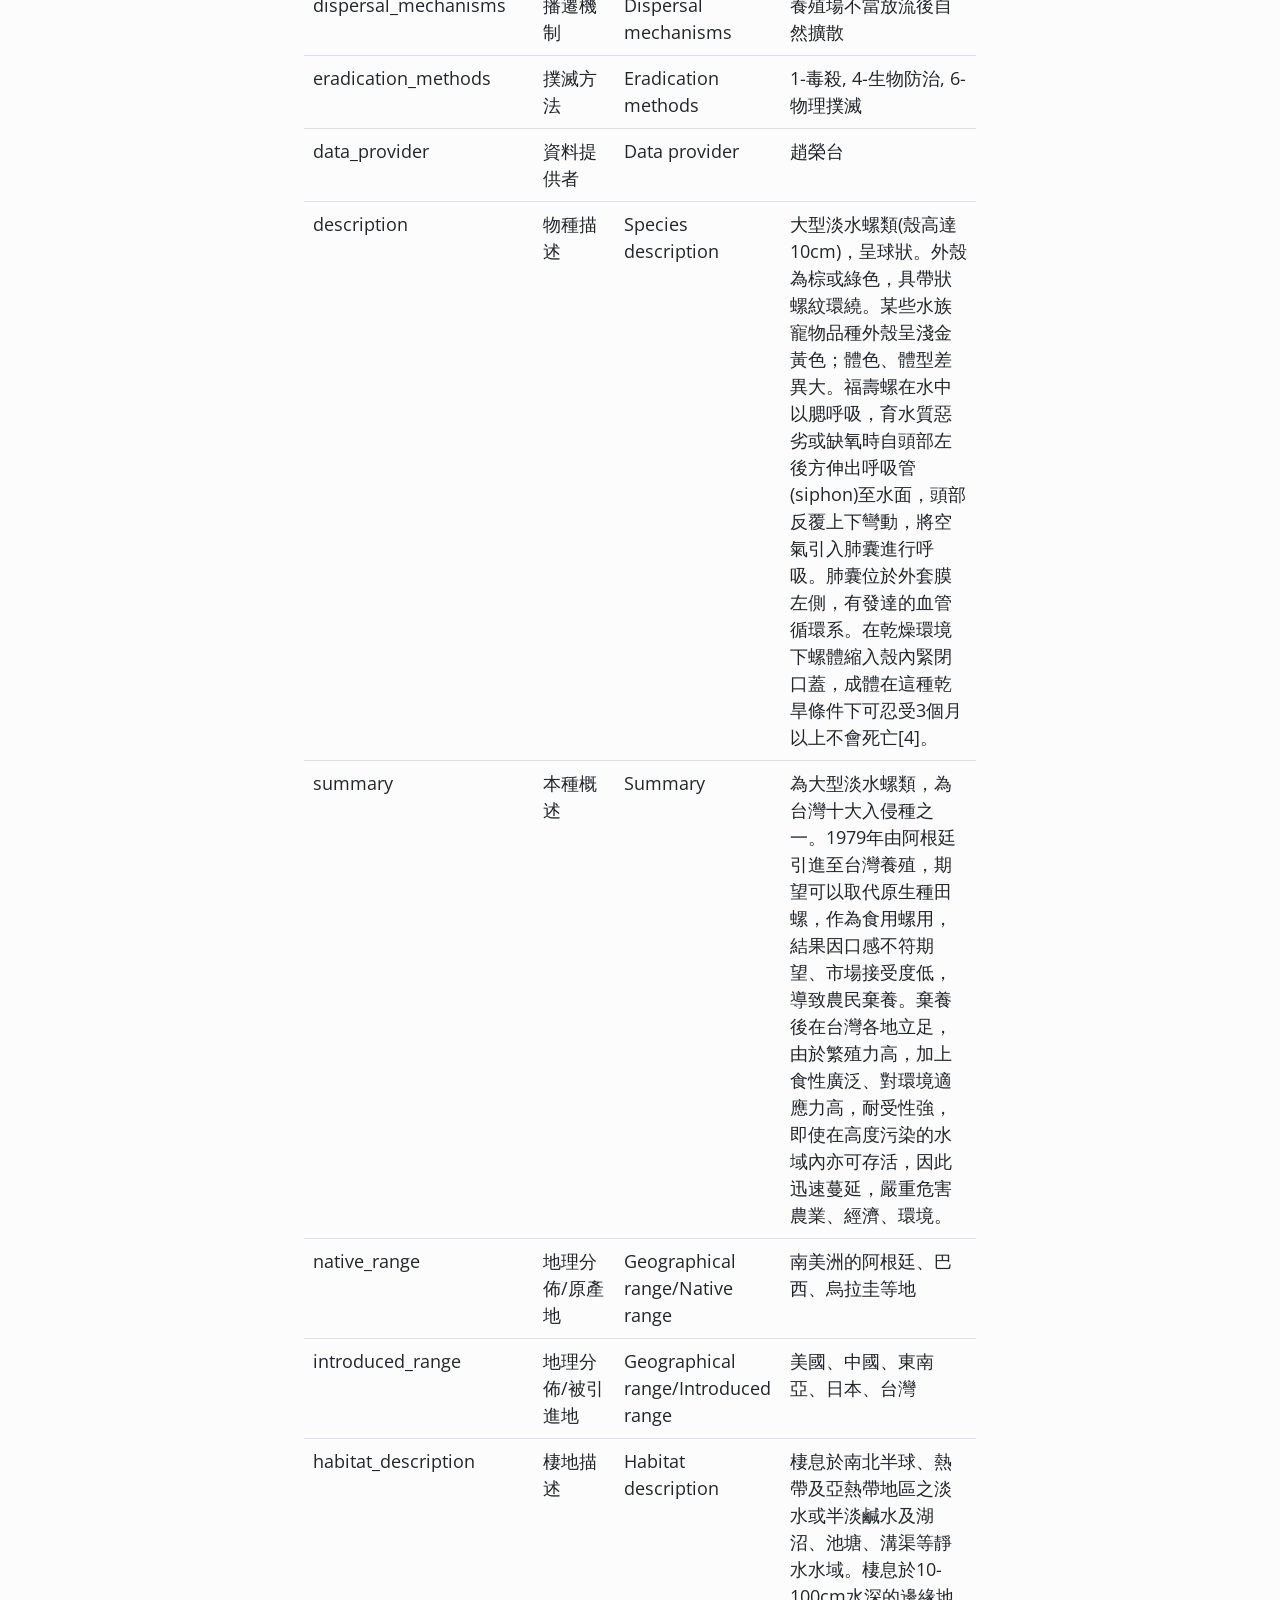
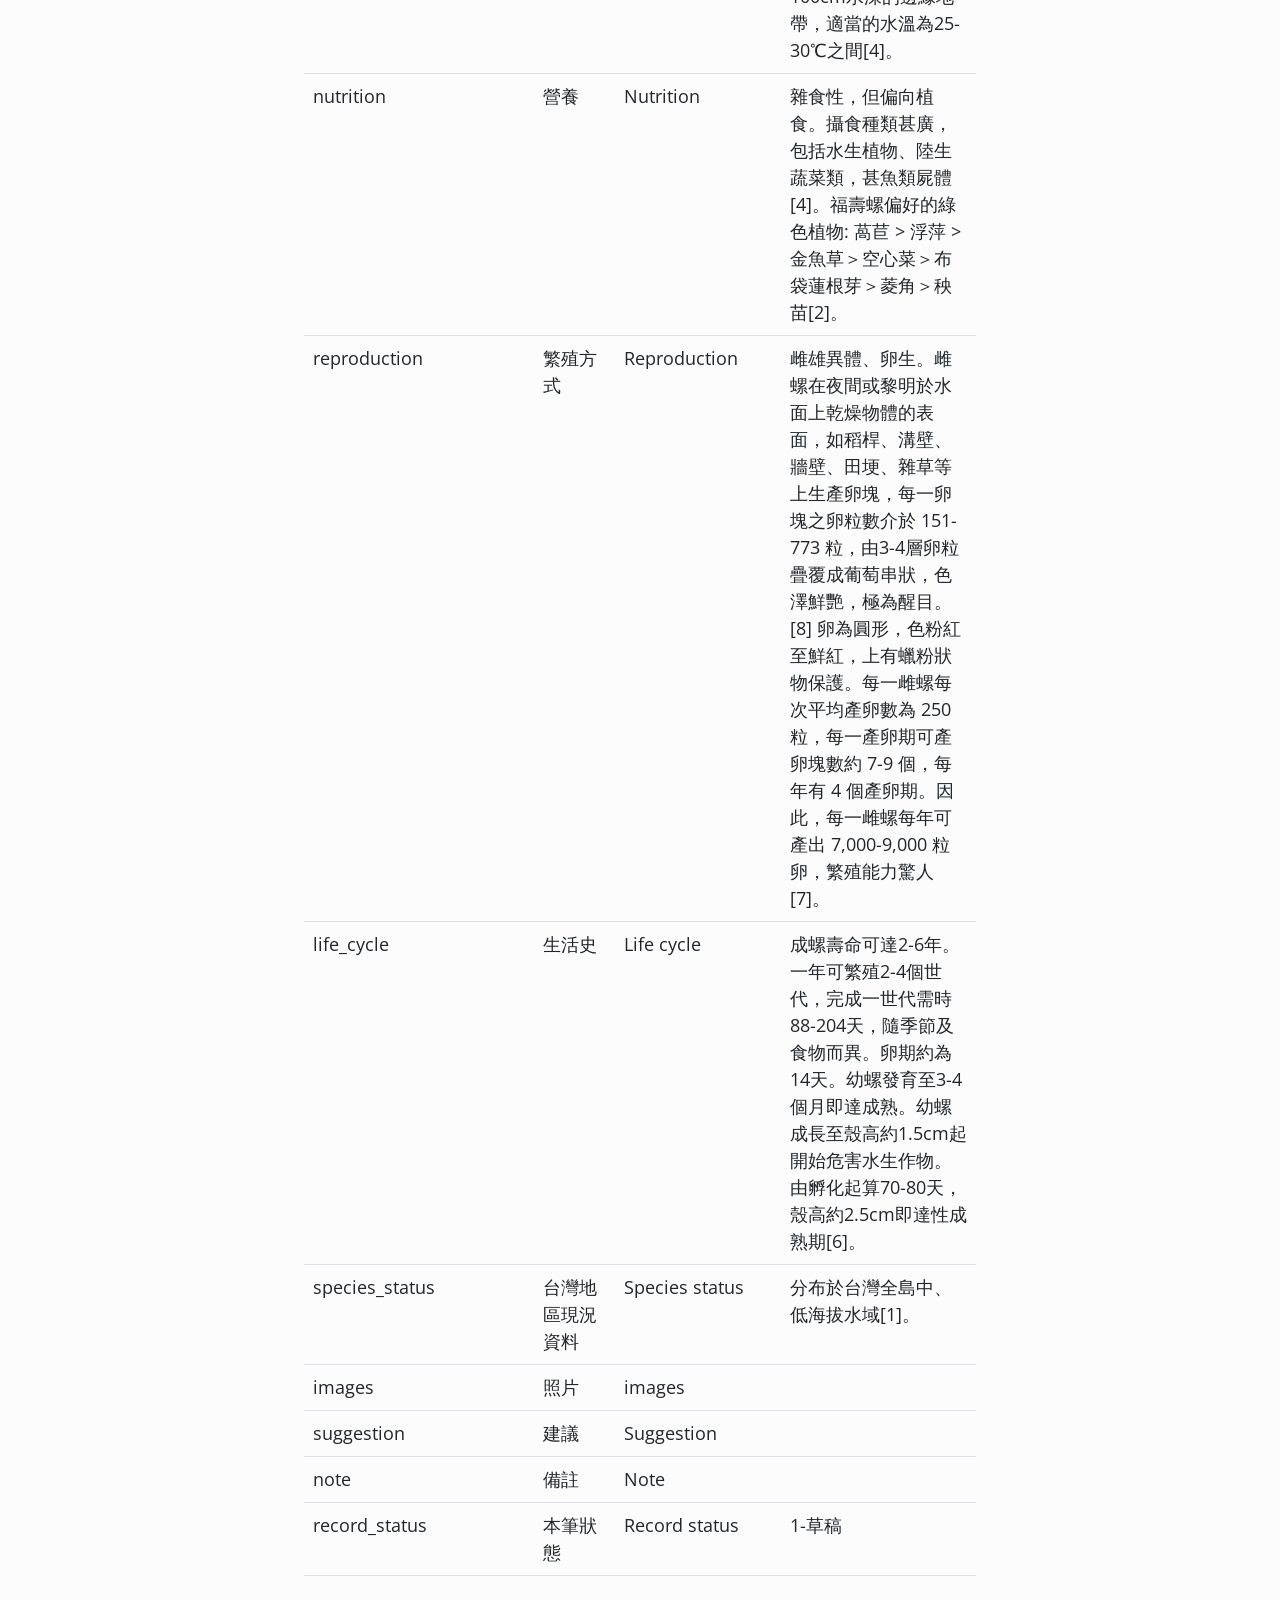
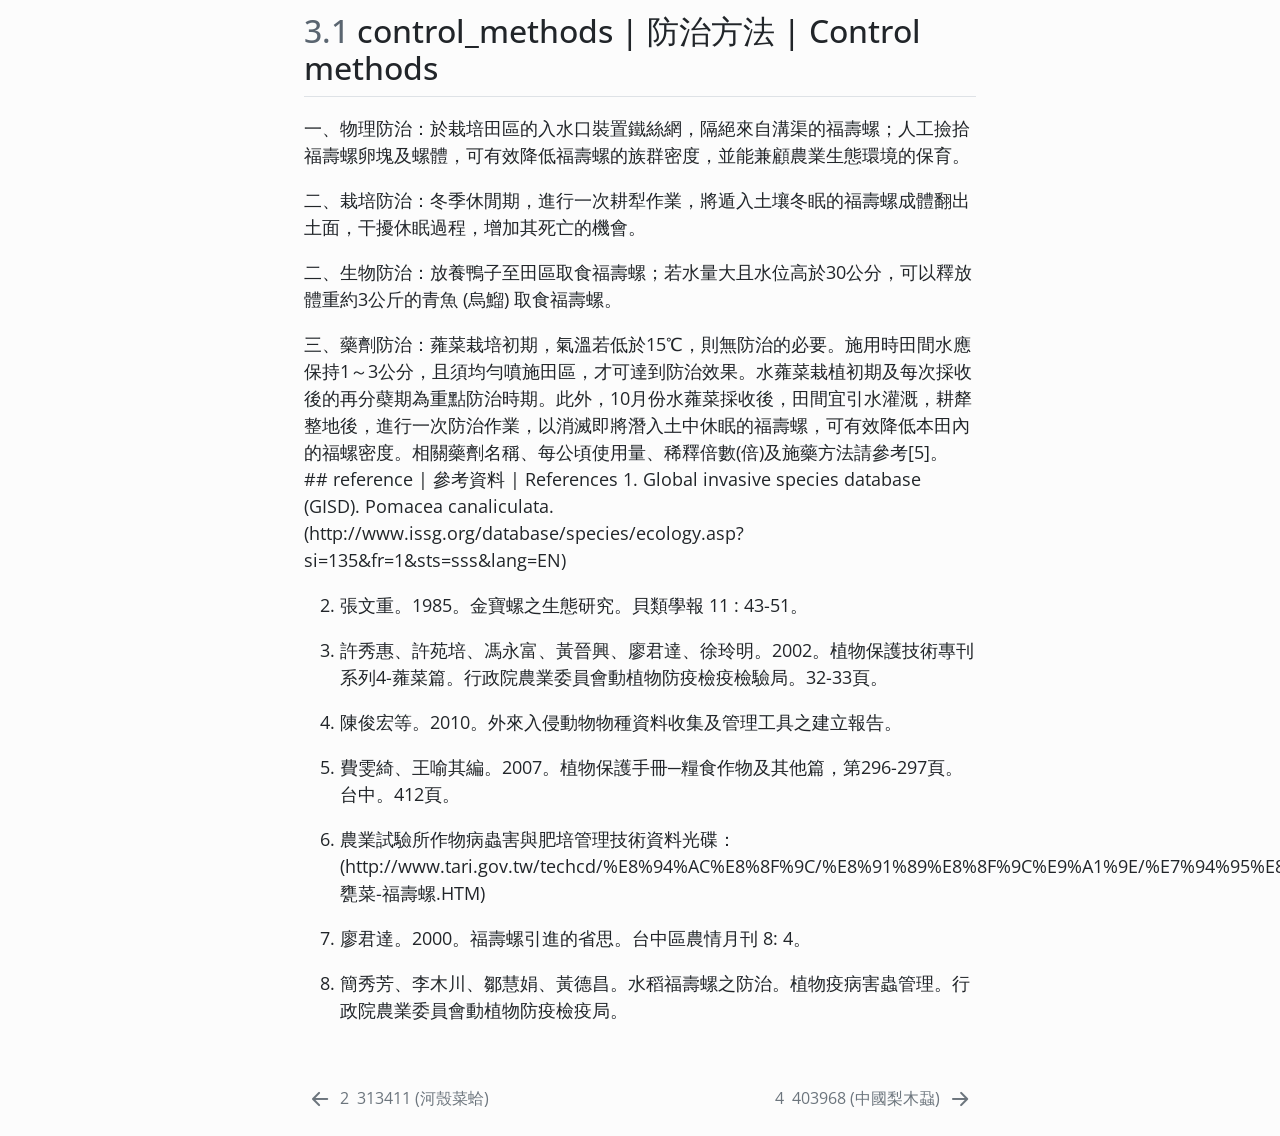
<file: docs/output/rpt_315085-福壽螺.html>
<!DOCTYPE html>
<html xmlns="http://www.w3.org/1999/xhtml" lang="en" xml:lang="en"><head>

<meta charset="utf-8">
<meta name="generator" content="quarto-1.2.335">

<meta name="viewport" content="width=device-width, initial-scale=1.0, user-scalable=yes">


<title>台灣外來入侵種資料集(Taiwan Invasive Alien Species Dataset) 工具箱 - 3&nbsp; 315085 (福壽螺)</title>
<style>
code{white-space: pre-wrap;}
span.smallcaps{font-variant: small-caps;}
div.columns{display: flex; gap: min(4vw, 1.5em);}
div.column{flex: auto; overflow-x: auto;}
div.hanging-indent{margin-left: 1.5em; text-indent: -1.5em;}
ul.task-list{list-style: none;}
ul.task-list li input[type="checkbox"] {
  width: 0.8em;
  margin: 0 0.8em 0.2em -1.6em;
  vertical-align: middle;
}
</style>


<script src="../site_libs/quarto-nav/quarto-nav.js"></script>
<script src="../site_libs/quarto-nav/headroom.min.js"></script>
<script src="../site_libs/clipboard/clipboard.min.js"></script>
<script src="../site_libs/quarto-search/autocomplete.umd.js"></script>
<script src="../site_libs/quarto-search/fuse.min.js"></script>
<script src="../site_libs/quarto-search/quarto-search.js"></script>
<meta name="quarto:offset" content="../">
<link href="../output/rpt_403968-中國梨木蝨.html" rel="next">
<link href="../output/rpt_313411-河殼菜蛤.html" rel="prev">
<script src="../site_libs/quarto-html/quarto.js"></script>
<script src="../site_libs/quarto-html/popper.min.js"></script>
<script src="../site_libs/quarto-html/tippy.umd.min.js"></script>
<script src="../site_libs/quarto-html/anchor.min.js"></script>
<link href="../site_libs/quarto-html/tippy.css" rel="stylesheet">
<link href="../site_libs/quarto-html/quarto-syntax-highlighting.css" rel="stylesheet" id="quarto-text-highlighting-styles">
<script src="../site_libs/bootstrap/bootstrap.min.js"></script>
<link href="../site_libs/bootstrap/bootstrap-icons.css" rel="stylesheet">
<link href="../site_libs/bootstrap/bootstrap.min.css" rel="stylesheet" id="quarto-bootstrap" data-mode="light">
<script id="quarto-search-options" type="application/json">{
  "location": "sidebar",
  "copy-button": false,
  "collapse-after": 3,
  "panel-placement": "start",
  "type": "textbox",
  "limit": 20,
  "language": {
    "search-no-results-text": "No results",
    "search-matching-documents-text": "matching documents",
    "search-copy-link-title": "Copy link to search",
    "search-hide-matches-text": "Hide additional matches",
    "search-more-match-text": "more match in this document",
    "search-more-matches-text": "more matches in this document",
    "search-clear-button-title": "Clear",
    "search-detached-cancel-button-title": "Cancel",
    "search-submit-button-title": "Submit"
  }
}</script>


</head>

<body class="nav-sidebar floating">

<div id="quarto-search-results"></div>
  <header id="quarto-header" class="headroom fixed-top">
  <nav class="quarto-secondary-nav" data-bs-toggle="collapse" data-bs-target="#quarto-sidebar" aria-controls="quarto-sidebar" aria-expanded="false" aria-label="Toggle sidebar navigation" onclick="if (window.quartoToggleHeadroom) { window.quartoToggleHeadroom(); }">
    <div class="container-fluid d-flex justify-content-between">
      <h1 class="quarto-secondary-nav-title"><span class="chapter-number">3</span>&nbsp; <span class="chapter-title">315085 (福壽螺)</span></h1>
      <button type="button" class="quarto-btn-toggle btn" aria-label="Show secondary navigation">
        <i class="bi bi-chevron-right"></i>
      </button>
    </div>
  </nav>
</header>
<!-- content -->
<div id="quarto-content" class="quarto-container page-columns page-rows-contents page-layout-article">
<!-- sidebar -->
  <nav id="quarto-sidebar" class="sidebar collapse sidebar-navigation floating overflow-auto">
    <div class="pt-lg-2 mt-2 text-left sidebar-header">
    <div class="sidebar-title mb-0 py-0">
      <a href="../">台灣外來入侵種資料集(Taiwan Invasive Alien Species Dataset) 工具箱</a> 
        <div class="sidebar-tools-main tools-wide">
    <a href="https://github.com/LinkItONEDevGroup/tiasdswak" title="Source Code" class="sidebar-tool px-1"><i class="bi bi-github"></i></a>
    <a href="" title="Download" id="sidebar-tool-dropdown-0" class="sidebar-tool dropdown-toggle px-1" data-bs-toggle="dropdown" aria-expanded="false"><i class="bi bi-download"></i></a>
    <ul class="dropdown-menu" aria-labelledby="sidebar-tool-dropdown-0">
        <li>
          <a class="dropdown-item sidebar-tools-main-item" href="../台灣外來入侵種資料集-Taiwan-Invasive-Alien-Species-Dataset--工具箱.pdf">
            <i class="bi bi-bi-file-pdf pe-1"></i>
          Download PDF
          </a>
        </li>
        <li>
          <a class="dropdown-item sidebar-tools-main-item" href="../台灣外來入侵種資料集-Taiwan-Invasive-Alien-Species-Dataset--工具箱.epub">
            <i class="bi bi-bi-journal pe-1"></i>
          Download ePub
          </a>
        </li>
        <li>
          <a class="dropdown-item sidebar-tools-main-item" href="../台灣外來入侵種資料集-Taiwan-Invasive-Alien-Species-Dataset--工具箱.docx">
            <i class="bi bi-bi-file-word pe-1"></i>
          Download Docx
          </a>
        </li>
    </ul>
    <a href="" title="Share" id="sidebar-tool-dropdown-1" class="sidebar-tool dropdown-toggle px-1" data-bs-toggle="dropdown" aria-expanded="false"><i class="bi bi-share"></i></a>
    <ul class="dropdown-menu" aria-labelledby="sidebar-tool-dropdown-1">
        <li>
          <a class="dropdown-item sidebar-tools-main-item" href="https://www.facebook.com/sharer/sharer.php?u=|url|">
            <i class="bi bi-bi-facebook pe-1"></i>
          Facebook
          </a>
        </li>
        <li>
          <a class="dropdown-item sidebar-tools-main-item" href="https://twitter.com/intent/tweet?url=|url|">
            <i class="bi bi-bi-twitter pe-1"></i>
          Twitter
          </a>
        </li>
    </ul>
</div>
    </div>
      </div>
      <div class="mt-2 flex-shrink-0 align-items-center">
        <div class="sidebar-search">
        <div id="quarto-search" class="" title="Search"></div>
        </div>
      </div>
    <div class="sidebar-menu-container"> 
    <ul class="list-unstyled mt-1">
        <li class="sidebar-item">
  <div class="sidebar-item-container"> 
  <a href="../index.html" class="sidebar-item-text sidebar-link">前言</a>
  </div>
</li>
        <li class="sidebar-item sidebar-item-section">
      <div class="sidebar-item-container"> 
            <a href="../guides.html" class="sidebar-item-text sidebar-link">guides.html</a>
          <a class="sidebar-item-toggle text-start" data-bs-toggle="collapse" data-bs-target="#quarto-sidebar-section-1" aria-expanded="true">
            <i class="bi bi-chevron-right ms-2"></i>
          </a> 
      </div>
      <ul id="quarto-sidebar-section-1" class="collapse list-unstyled sidebar-section depth1 show">  
          <li class="sidebar-item">
  <div class="sidebar-item-container"> 
  <a href="../tiasds_toolbox.html" class="sidebar-item-text sidebar-link"><span class="chapter-number">1</span>&nbsp; <span class="chapter-title">工具安裝與說明</span></a>
  </div>
</li>
      </ul>
  </li>
        <li class="sidebar-item sidebar-item-section">
      <div class="sidebar-item-container"> 
            <a href="../invasive_sp_list.html" class="sidebar-item-text sidebar-link">invasive_sp_list.html</a>
          <a class="sidebar-item-toggle text-start" data-bs-toggle="collapse" data-bs-target="#quarto-sidebar-section-2" aria-expanded="true">
            <i class="bi bi-chevron-right ms-2"></i>
          </a> 
      </div>
      <ul id="quarto-sidebar-section-2" class="collapse list-unstyled sidebar-section depth1 show">  
          <li class="sidebar-item">
  <div class="sidebar-item-container"> 
  <a href="../output/rpt_313411-河殼菜蛤.html" class="sidebar-item-text sidebar-link"><span class="chapter-number">2</span>&nbsp; <span class="chapter-title">313411 (河殼菜蛤)</span></a>
  </div>
</li>
          <li class="sidebar-item">
  <div class="sidebar-item-container"> 
  <a href="../output/rpt_315085-福壽螺.html" class="sidebar-item-text sidebar-link active"><span class="chapter-number">3</span>&nbsp; <span class="chapter-title">315085 (福壽螺)</span></a>
  </div>
</li>
          <li class="sidebar-item">
  <div class="sidebar-item-container"> 
  <a href="../output/rpt_403968-中國梨木蝨.html" class="sidebar-item-text sidebar-link"><span class="chapter-number">4</span>&nbsp; <span class="chapter-title">403968 (中國梨木蝨)</span></a>
  </div>
</li>
          <li class="sidebar-item">
  <div class="sidebar-item-container"> 
  <a href="../output/rpt_417599-小花蔓澤蘭.html" class="sidebar-item-text sidebar-link"><span class="chapter-number">5</span>&nbsp; <span class="chapter-title">417599 (小花蔓澤蘭)</span></a>
  </div>
</li>
          <li class="sidebar-item">
  <div class="sidebar-item-container"> 
  <a href="../output/rpt_340020-蘇鐵白輪盾介殼蟲.html" class="sidebar-item-text sidebar-link"><span class="chapter-number">6</span>&nbsp; <span class="chapter-title">340020 (蘇鐵白輪盾介殼蟲)</span></a>
  </div>
</li>
          <li class="sidebar-item">
  <div class="sidebar-item-container"> 
  <a href="../output/rpt_416300-緬甸小鼠;波里尼西亞鼠.html" class="sidebar-item-text sidebar-link"><span class="chapter-number">7</span>&nbsp; <span class="chapter-title">416300 (緬甸小鼠;波里尼西亞鼠)</span></a>
  </div>
</li>
          <li class="sidebar-item">
  <div class="sidebar-item-container"> 
  <a href="../output/rpt_401070-紅入侵火家蟻;入侵紅火蟻.html" class="sidebar-item-text sidebar-link"><span class="chapter-number">8</span>&nbsp; <span class="chapter-title">401070 (紅入侵火家蟻;入侵紅火蟻)</span></a>
  </div>
</li>
          <li class="sidebar-item">
  <div class="sidebar-item-container"> 
  <a href="../output/rpt_422619-多線真稜蜥;多線南蜥;多紋南蜥.html" class="sidebar-item-text sidebar-link"><span class="chapter-number">9</span>&nbsp; <span class="chapter-title">422619 (多線真稜蜥;多線南蜥;多紋南蜥)</span></a>
  </div>
</li>
          <li class="sidebar-item">
  <div class="sidebar-item-container"> 
  <a href="../output/rpt_Kew-259467-布袋蓮;浮水蓮花;鳳眼蓮.html" class="sidebar-item-text sidebar-link"><span class="chapter-number">10</span>&nbsp; <span class="chapter-title">Kew-259467 (布袋蓮;浮水蓮花;鳳眼蓮)</span></a>
  </div>
</li>
      </ul>
  </li>
    </ul>
    </div>
</nav>
<!-- margin-sidebar -->
    <div id="quarto-margin-sidebar" class="sidebar margin-sidebar">
        <nav id="TOC" role="doc-toc" class="toc-active">
    <h2 id="toc-title">Table of contents</h2>
   
  <ul>
  <li><a href="#control_methods-防治方法-control-methods" id="toc-control_methods-防治方法-control-methods" class="nav-link active" data-scroll-target="#control_methods-防治方法-control-methods"><span class="toc-section-number">3.1</span>  control_methods | 防治方法 | Control methods</a></li>
  </ul>
<div class="toc-actions"><div><i class="bi bi-github"></i></div><div class="action-links"><p><a href="https://github.com/LinkItONEDevGroup/tiasdswak/edit/main/output/rpt_315085-福壽螺.md" class="toc-action">Edit this page</a></p><p><a href="https://github.com/LinkItONEDevGroup/tiasdswak/issues/new" class="toc-action">Report an issue</a></p><p><a href="https://github.com/LinkItONEDevGroup/tiasdswak/blob/main/output/rpt_315085-福壽螺.md" class="toc-action">View source</a></p></div></div></nav>
    </div>
<!-- main -->
<main class="content" id="quarto-document-content">

<header id="title-block-header" class="quarto-title-block default">
<div class="quarto-title">
<h1 class="title d-none d-lg-block"><span class="chapter-number">3</span>&nbsp; <span class="chapter-title">315085 (福壽螺)</span></h1>
</div>



<div class="quarto-title-meta">

    
  
    
  </div>
  

</header>

<p>report generated on 2023/02/20 09:15:34 by TiasdSWAK 0.2</p>
<table class="table">
<colgroup>
<col style="width: 25%">
<col style="width: 25%">
<col style="width: 25%">
<col style="width: 25%">
</colgroup>
<thead>
<tr class="header">
<th>欄位名稱</th>
<th>欄位中文</th>
<th>欄位英文</th>
<th>欄位值</th>
</tr>
</thead>
<tbody>
<tr class="odd">
<td>name_code</td>
<td>台灣物種名錄代號</td>
<td>TaiBNET Code</td>
<td>315085</td>
</tr>
<tr class="even">
<td>kingdom</td>
<td></td>
<td></td>
<td>Animalia</td>
</tr>
<tr class="odd">
<td>kingdom_c</td>
<td></td>
<td></td>
<td>動物界</td>
</tr>
<tr class="even">
<td>phylum</td>
<td></td>
<td></td>
<td>Mollusca</td>
</tr>
<tr class="odd">
<td>phylum_c</td>
<td></td>
<td></td>
<td>軟體動物門</td>
</tr>
<tr class="even">
<td>class</td>
<td></td>
<td></td>
<td>Gastropoda</td>
</tr>
<tr class="odd">
<td>class_c</td>
<td></td>
<td></td>
<td>腹足綱</td>
</tr>
<tr class="even">
<td>order</td>
<td></td>
<td></td>
<td>Mesogastropoda</td>
</tr>
<tr class="odd">
<td>order_c</td>
<td></td>
<td></td>
<td>中腹足目</td>
</tr>
<tr class="even">
<td>family</td>
<td></td>
<td></td>
<td>Ampullariidae</td>
</tr>
<tr class="odd">
<td>family_c</td>
<td></td>
<td></td>
<td>蘋果螺科</td>
</tr>
<tr class="even">
<td>genus</td>
<td></td>
<td></td>
<td>Pomacea</td>
</tr>
<tr class="odd">
<td>genus_c</td>
<td></td>
<td></td>
<td></td>
</tr>
<tr class="even">
<td>nameL</td>
<td></td>
<td></td>
<td>Pomacea canaliculata</td>
</tr>
<tr class="odd">
<td>species</td>
<td></td>
<td></td>
<td>canaliculata</td>
</tr>
<tr class="even">
<td>infraspecies_marker</td>
<td></td>
<td></td>
<td></td>
</tr>
<tr class="odd">
<td>infraspecies</td>
<td></td>
<td></td>
<td></td>
</tr>
<tr class="even">
<td>infraspecies2_marker</td>
<td></td>
<td></td>
<td></td>
</tr>
<tr class="odd">
<td>infraspecies2</td>
<td></td>
<td></td>
<td></td>
</tr>
<tr class="even">
<td>author</td>
<td></td>
<td></td>
<td>(Lamarck, 1819)</td>
</tr>
<tr class="odd">
<td>author2</td>
<td></td>
<td></td>
<td></td>
</tr>
<tr class="even">
<td>common_name_cL</td>
<td></td>
<td></td>
<td>福壽螺</td>
</tr>
<tr class="odd">
<td>is_alien</td>
<td></td>
<td></td>
<td>1.0</td>
</tr>
<tr class="even">
<td>is_invasive</td>
<td></td>
<td></td>
<td>1.0</td>
</tr>
<tr class="odd">
<td>is_cultivated</td>
<td></td>
<td></td>
<td>0.0</td>
</tr>
<tr class="even">
<td>is_endemic</td>
<td></td>
<td></td>
<td></td>
</tr>
<tr class="odd">
<td>cites_code</td>
<td></td>
<td></td>
<td></td>
</tr>
<tr class="even">
<td>iucn_code</td>
<td></td>
<td></td>
<td>LC</td>
</tr>
<tr class="odd">
<td>coa_code</td>
<td></td>
<td></td>
<td></td>
</tr>
<tr class="even">
<td>時間戳記</td>
<td></td>
<td></td>
<td>2022/11/6 下午 3:10:14</td>
</tr>
<tr class="odd">
<td>電子郵件地址</td>
<td></td>
<td></td>
<td>jt00chao@gmail.com</td>
</tr>
<tr class="even">
<td>nameR</td>
<td></td>
<td></td>
<td></td>
</tr>
<tr class="odd">
<td>common_name_cR</td>
<td></td>
<td></td>
<td>福壽螺</td>
</tr>
<tr class="even">
<td>life_type</td>
<td>類別</td>
<td>Life form types</td>
<td>1-動物</td>
</tr>
<tr class="odd">
<td>life_type_animal</td>
<td>動物</td>
<td>Animal</td>
<td>14-軟體動物</td>
</tr>
<tr class="even">
<td>life_type_plant</td>
<td>植物</td>
<td>Plant</td>
<td></td>
</tr>
<tr class="odd">
<td>microorganism</td>
<td>微生物</td>
<td>Microorganism</td>
<td></td>
</tr>
<tr class="even">
<td>habitat_types</td>
<td>棲地類型</td>
<td>Habitat types</td>
<td>2-農業區, 14-湖, 15-河道, 16-淡水, 18-濕地</td>
</tr>
<tr class="odd">
<td>introduction_type</td>
<td>引進之方式</td>
<td>Introduction type</td>
<td>1-有意引進</td>
</tr>
<tr class="even">
<td>introduction_cause</td>
<td>引進的原因</td>
<td>Cause of introduction types</td>
<td>7-獲取水產養殖利益, 18-做為食物用,</td>
</tr>
<tr class="odd">
<td>introduction_vector</td>
<td>引進的媒介</td>
<td>Vector of introduction types</td>
<td>9-人為引進</td>
</tr>
<tr class="even">
<td>introduction_date</td>
<td>引進時間</td>
<td>Year of introduciton</td>
<td>1979</td>
</tr>
<tr class="odd">
<td>introduction_people</td>
<td>引進人</td>
<td>Introducer</td>
<td>高雄縣美濃鎮黃姓婦人[2]。</td>
</tr>
<tr class="even">
<td>found_date</td>
<td>發現時間</td>
<td>First reported</td>
<td></td>
</tr>
<tr class="odd">
<td>introduction_desc</td>
<td>引進管道的說明</td>
<td>Description of pathways</td>
<td></td>
</tr>
<tr class="even">
<td>invasiveness</td>
<td>入侵性</td>
<td>Invasiveness</td>
<td>1-具入侵性</td>
</tr>
<tr class="odd">
<td>mechanism</td>
<td>入侵機制</td>
<td>Mechanism</td>
<td>4-草食作用</td>
</tr>
<tr class="even">
<td>outcome</td>
<td>入侵的後果</td>
<td></td>
<td></td>
</tr>
<tr class="odd">
<td>Outcome of invasion</td>
<td>1-農業, 2-經濟, 3-環境, 4-人類健康</td>
<td></td>
<td></td>
</tr>
<tr class="even">
<td>description_of_outcomes</td>
<td>入侵後果說明</td>
<td></td>
<td></td>
</tr>
<tr class="odd">
<td>Description of outcomes</td>
<td></td>
<td></td>
<td></td>
</tr>
<tr class="even">
<td>dispersal_mechanisms</td>
<td>播遷機制</td>
<td>Dispersal mechanisms</td>
<td>養殖場不當放流後自然擴散</td>
</tr>
<tr class="odd">
<td>eradication_methods</td>
<td>撲滅方法</td>
<td>Eradication methods</td>
<td>1-毒殺, 4-生物防治, 6-物理撲滅</td>
</tr>
<tr class="even">
<td>data_provider</td>
<td>資料提供者</td>
<td>Data provider</td>
<td>趙榮台</td>
</tr>
<tr class="odd">
<td>description</td>
<td>物種描述</td>
<td>Species description</td>
<td>大型淡水螺類(殼高達10cm)，呈球狀。外殼為棕或綠色，具帶狀螺紋環繞。某些水族寵物品種外殼呈淺金黃色；體色、體型差異大。福壽螺在水中以腮呼吸，育水質惡劣或缺氧時自頭部左後方伸出呼吸管(siphon)至水面，頭部反覆上下彎動，將空氣引入肺囊進行呼吸。肺囊位於外套膜左側，有發達的血管循環系。在乾燥環境下螺體縮入殼內緊閉口蓋，成體在這種乾旱條件下可忍受3個月以上不會死亡[4]。</td>
</tr>
<tr class="even">
<td>summary</td>
<td>本種概述</td>
<td>Summary</td>
<td>為大型淡水螺類，為台灣十大入侵種之一。1979年由阿根廷引進至台灣養殖，期望可以取代原生種田螺，作為食用螺用，結果因口感不符期望、市場接受度低，導致農民棄養。棄養後在台灣各地立足，由於繁殖力高，加上食性廣泛、對環境適應力高，耐受性強，即使在高度污染的水域內亦可存活，因此迅速蔓延，嚴重危害農業、經濟、環境。</td>
</tr>
<tr class="odd">
<td>native_range</td>
<td>地理分佈/原產地</td>
<td>Geographical range/Native range</td>
<td>南美洲的阿根廷、巴西、烏拉圭等地</td>
</tr>
<tr class="even">
<td>introduced_range</td>
<td>地理分佈/被引進地</td>
<td>Geographical range/Introduced range</td>
<td>美國、中國、東南亞、日本、台灣</td>
</tr>
<tr class="odd">
<td>habitat_description</td>
<td>棲地描述</td>
<td>Habitat description</td>
<td>棲息於南北半球、熱帶及亞熱帶地區之淡水或半淡鹹水及湖沼、池塘、溝渠等靜水水域。棲息於10-100cm水深的邊緣地帶，適當的水溫為25-30℃之間[4]。</td>
</tr>
<tr class="even">
<td>nutrition</td>
<td>營養</td>
<td>Nutrition</td>
<td>雜食性，但偏向植食。攝食種類甚廣，包括水生植物、陸生蔬菜類，甚魚類屍體[4]。福壽螺偏好的綠色植物: 萵苣 &gt; 浮萍 &gt; 金魚草＞空心菜＞布袋蓮根芽＞菱角＞秧苗[2]。</td>
</tr>
<tr class="odd">
<td>reproduction</td>
<td>繁殖方式</td>
<td>Reproduction</td>
<td>雌雄異體、卵生。雌螺在夜間或黎明於水面上乾燥物體的表面，如稻桿、溝壁、牆壁、田埂、雜草等上生產卵塊，每一卵塊之卵粒數介於 151-773 粒，由3-4層卵粒疊覆成葡萄串狀，色澤鮮艷，極為醒目。[8] 卵為圓形，色粉紅至鮮紅，上有蠟粉狀物保護。每一雌螺每次平均產卵數為 250 粒，每一產卵期可產卵塊數約 7-9 個，每年有 4 個產卵期。因此，每一雌螺每年可產出 7,000-9,000 粒卵，繁殖能力驚人[7]。</td>
</tr>
<tr class="even">
<td>life_cycle</td>
<td>生活史</td>
<td>Life cycle</td>
<td>成螺壽命可達2-6年。一年可繁殖2-4個世代，完成一世代需時88-204天，隨季節及食物而異。卵期約為14天。幼螺發育至3-4個月即達成熟。幼螺成長至殼高約1.5cm起開始危害水生作物。由孵化起算70-80天，殼高約2.5cm即達性成熟期[6]。</td>
</tr>
<tr class="odd">
<td>species_status</td>
<td>台灣地區現況資料</td>
<td>Species status</td>
<td>分布於台灣全島中、低海拔水域[1]。</td>
</tr>
<tr class="even">
<td>images</td>
<td>照片</td>
<td>images</td>
<td></td>
</tr>
<tr class="odd">
<td>suggestion</td>
<td>建議</td>
<td>Suggestion</td>
<td></td>
</tr>
<tr class="even">
<td>note</td>
<td>備註</td>
<td>Note</td>
<td></td>
</tr>
<tr class="odd">
<td>record_status</td>
<td>本筆狀態</td>
<td>Record status</td>
<td>1-草稿</td>
</tr>
</tbody>
</table>
<section id="control_methods-防治方法-control-methods" class="level2" data-number="3.1">
<h2 data-number="3.1" class="anchored" data-anchor-id="control_methods-防治方法-control-methods"><span class="header-section-number">3.1</span> control_methods | 防治方法 | Control methods</h2>
<p>一、物理防治：於栽培田區的入水口裝置鐵絲網，隔絕來自溝渠的福壽螺；人工撿拾福壽螺卵塊及螺體，可有效降低福壽螺的族群密度，並能兼顧農業生態環境的保育。</p>
<p>二、栽培防治：冬季休閒期，進行一次耕犁作業，將遁入土壤冬眠的福壽螺成體翻出土面，干擾休眠過程，增加其死亡的機會。</p>
<p>二、生物防治：放養鴨子至田區取食福壽螺；若水量大且水位高於30公分，可以釋放體重約3公斤的青魚 (烏鰡) 取食福壽螺。</p>
<p>三、藥劑防治：蕹菜栽培初期，氣溫若低於15℃，則無防治的必要。施用時田間水應保持1～3公分，且須均勻噴施田區，才可達到防治效果。水蕹菜栽植初期及每次採收後的再分蘗期為重點防治時期。此外，10月份水蕹菜採收後，田間宜引水灌溉，耕犛整地後，進行一次防治作業，以消滅即將潛入土中休眠的福壽螺，可有效降低本田內的福螺密度。相關藥劑名稱、每公頃使用量、稀釋倍數(倍)及施藥方法請參考[5]。 ## reference | 參考資料 | References 1. Global invasive species database (GISD). Pomacea canaliculata. (http://www.issg.org/database/species/ecology.asp?si=135&amp;fr=1&amp;sts=sss&amp;lang=EN)</p>
<ol start="2" type="1">
<li><p>張文重。1985。金寶螺之生態研究。貝類學報 11 : 43-51。</p></li>
<li><p>許秀惠、許苑培、馮永富、黃晉興、廖君達、徐玲明。2002。植物保護技術專刊系列4-蕹菜篇。行政院農業委員會動植物防疫檢疫檢驗局。32-33頁。</p></li>
<li><p>陳俊宏等。2010。外來入侵動物物種資料收集及管理工具之建立報告。</p></li>
<li><p>費雯綺、王喻其編。2007。植物保護手冊─糧食作物及其他篇，第296-297頁。台中。412頁。</p></li>
<li><p>農業試驗所作物病蟲害與肥培管理技術資料光碟：(http://www.tari.gov.tw/techcd/%E8%94%AC%E8%8F%9C/%E8%91%89%E8%8F%9C%E9%A1%9E/%E7%94%95%E8%8F%9C/%E8%9F%B2%E5%AE%B3/甕菜-福壽螺.HTM)</p></li>
<li><p>廖君達。2000。福壽螺引進的省思。台中區農情月刊 8: 4。</p></li>
<li><p>簡秀芳、李木川、鄒慧娟、黃德昌。水稻福壽螺之防治。植物疫病害蟲管理。行政院農業委員會動植物防疫檢疫局。</p></li>
</ol>


</section>

</main> <!-- /main -->
<script id="quarto-html-after-body" type="application/javascript">
window.document.addEventListener("DOMContentLoaded", function (event) {
  const toggleBodyColorMode = (bsSheetEl) => {
    const mode = bsSheetEl.getAttribute("data-mode");
    const bodyEl = window.document.querySelector("body");
    if (mode === "dark") {
      bodyEl.classList.add("quarto-dark");
      bodyEl.classList.remove("quarto-light");
    } else {
      bodyEl.classList.add("quarto-light");
      bodyEl.classList.remove("quarto-dark");
    }
  }
  const toggleBodyColorPrimary = () => {
    const bsSheetEl = window.document.querySelector("link#quarto-bootstrap");
    if (bsSheetEl) {
      toggleBodyColorMode(bsSheetEl);
    }
  }
  toggleBodyColorPrimary();  
  const icon = "";
  const anchorJS = new window.AnchorJS();
  anchorJS.options = {
    placement: 'right',
    icon: icon
  };
  anchorJS.add('.anchored');
  const clipboard = new window.ClipboardJS('.code-copy-button', {
    target: function(trigger) {
      return trigger.previousElementSibling;
    }
  });
  clipboard.on('success', function(e) {
    // button target
    const button = e.trigger;
    // don't keep focus
    button.blur();
    // flash "checked"
    button.classList.add('code-copy-button-checked');
    var currentTitle = button.getAttribute("title");
    button.setAttribute("title", "Copied!");
    let tooltip;
    if (window.bootstrap) {
      button.setAttribute("data-bs-toggle", "tooltip");
      button.setAttribute("data-bs-placement", "left");
      button.setAttribute("data-bs-title", "Copied!");
      tooltip = new bootstrap.Tooltip(button, 
        { trigger: "manual", 
          customClass: "code-copy-button-tooltip",
          offset: [0, -8]});
      tooltip.show();    
    }
    setTimeout(function() {
      if (tooltip) {
        tooltip.hide();
        button.removeAttribute("data-bs-title");
        button.removeAttribute("data-bs-toggle");
        button.removeAttribute("data-bs-placement");
      }
      button.setAttribute("title", currentTitle);
      button.classList.remove('code-copy-button-checked');
    }, 1000);
    // clear code selection
    e.clearSelection();
  });
  function tippyHover(el, contentFn) {
    const config = {
      allowHTML: true,
      content: contentFn,
      maxWidth: 500,
      delay: 100,
      arrow: false,
      appendTo: function(el) {
          return el.parentElement;
      },
      interactive: true,
      interactiveBorder: 10,
      theme: 'quarto',
      placement: 'bottom-start'
    };
    window.tippy(el, config); 
  }
  const noterefs = window.document.querySelectorAll('a[role="doc-noteref"]');
  for (var i=0; i<noterefs.length; i++) {
    const ref = noterefs[i];
    tippyHover(ref, function() {
      // use id or data attribute instead here
      let href = ref.getAttribute('data-footnote-href') || ref.getAttribute('href');
      try { href = new URL(href).hash; } catch {}
      const id = href.replace(/^#\/?/, "");
      const note = window.document.getElementById(id);
      return note.innerHTML;
    });
  }
  const findCites = (el) => {
    const parentEl = el.parentElement;
    if (parentEl) {
      const cites = parentEl.dataset.cites;
      if (cites) {
        return {
          el,
          cites: cites.split(' ')
        };
      } else {
        return findCites(el.parentElement)
      }
    } else {
      return undefined;
    }
  };
  var bibliorefs = window.document.querySelectorAll('a[role="doc-biblioref"]');
  for (var i=0; i<bibliorefs.length; i++) {
    const ref = bibliorefs[i];
    const citeInfo = findCites(ref);
    if (citeInfo) {
      tippyHover(citeInfo.el, function() {
        var popup = window.document.createElement('div');
        citeInfo.cites.forEach(function(cite) {
          var citeDiv = window.document.createElement('div');
          citeDiv.classList.add('hanging-indent');
          citeDiv.classList.add('csl-entry');
          var biblioDiv = window.document.getElementById('ref-' + cite);
          if (biblioDiv) {
            citeDiv.innerHTML = biblioDiv.innerHTML;
          }
          popup.appendChild(citeDiv);
        });
        return popup.innerHTML;
      });
    }
  }
});
</script>
<nav class="page-navigation">
  <div class="nav-page nav-page-previous">
      <a href="../output/rpt_313411-河殼菜蛤.html" class="pagination-link">
        <i class="bi bi-arrow-left-short"></i> <span class="nav-page-text"><span class="chapter-number">2</span>&nbsp; <span class="chapter-title">313411 (河殼菜蛤)</span></span>
      </a>          
  </div>
  <div class="nav-page nav-page-next">
      <a href="../output/rpt_403968-中國梨木蝨.html" class="pagination-link">
        <span class="nav-page-text"><span class="chapter-number">4</span>&nbsp; <span class="chapter-title">403968 (中國梨木蝨)</span></span> <i class="bi bi-arrow-right-short"></i>
      </a>
  </div>
</nav>
</div> <!-- /content -->



</body></html>
</file>
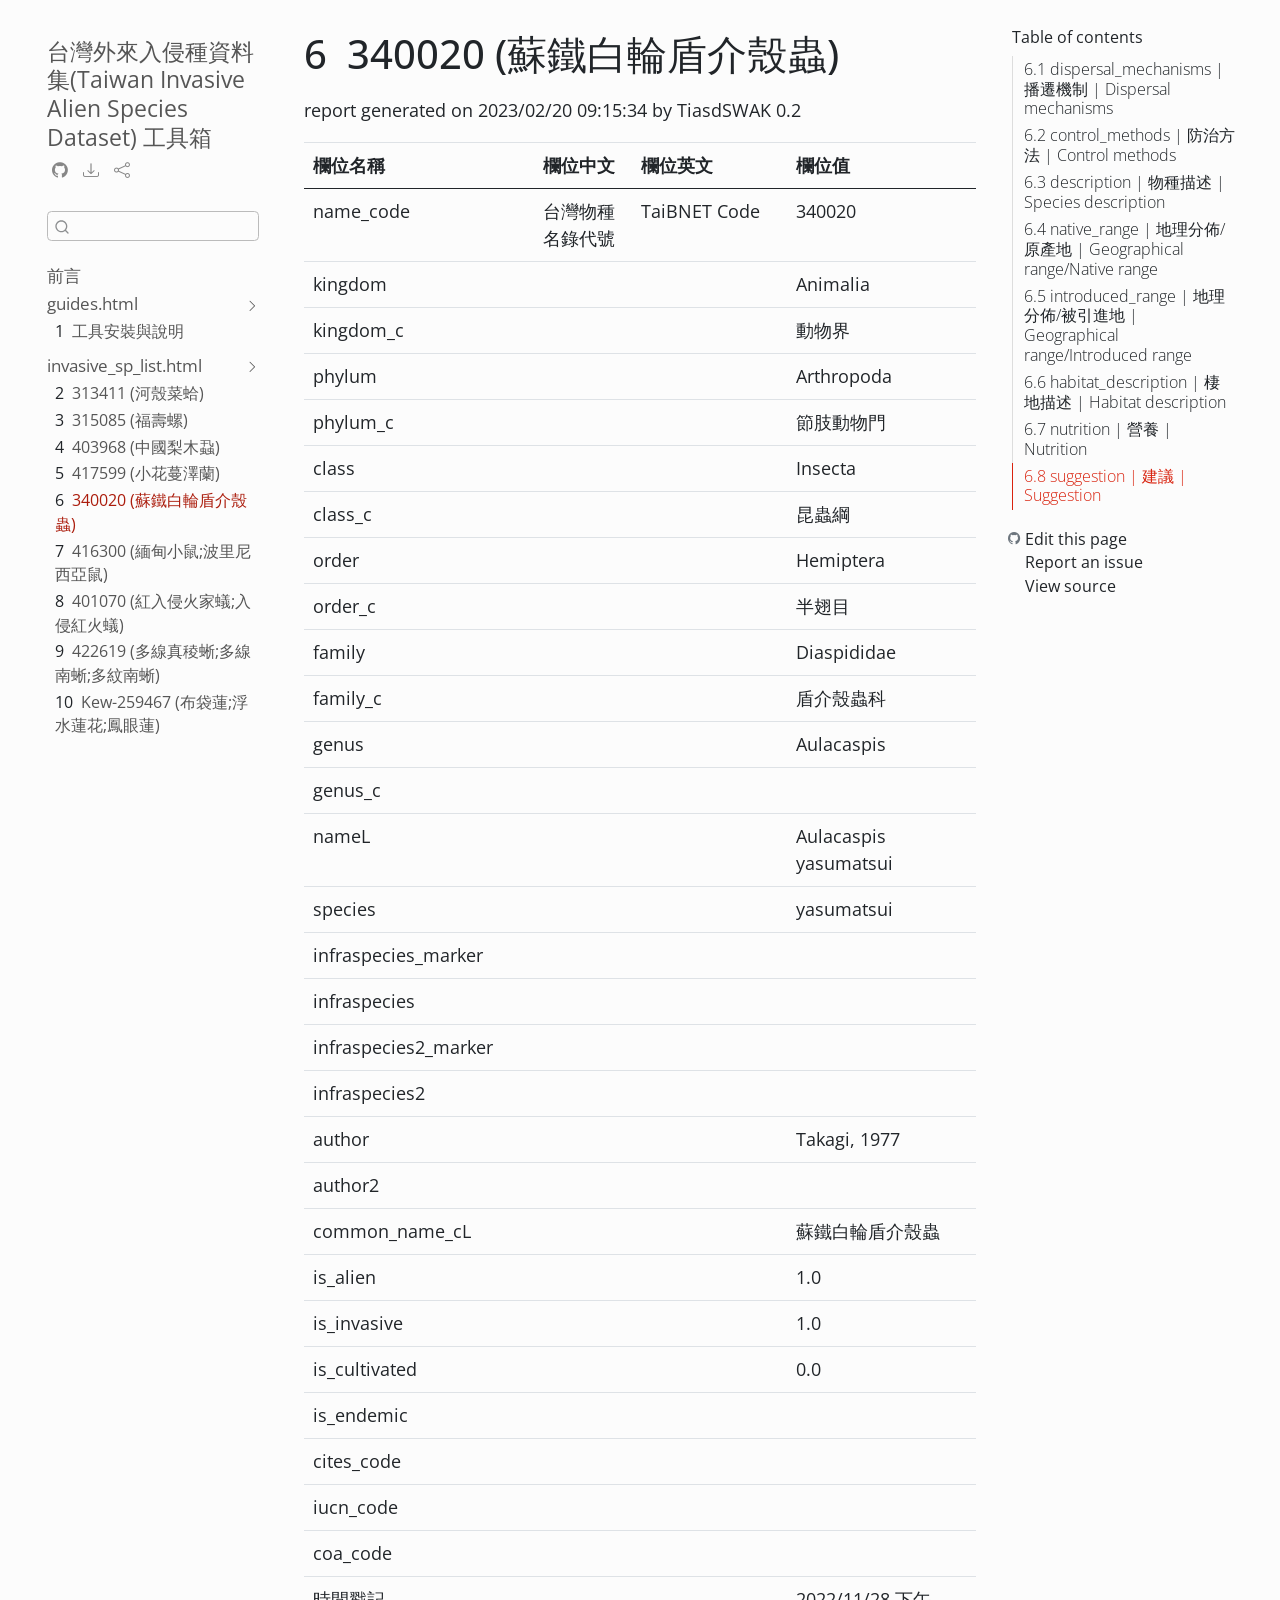
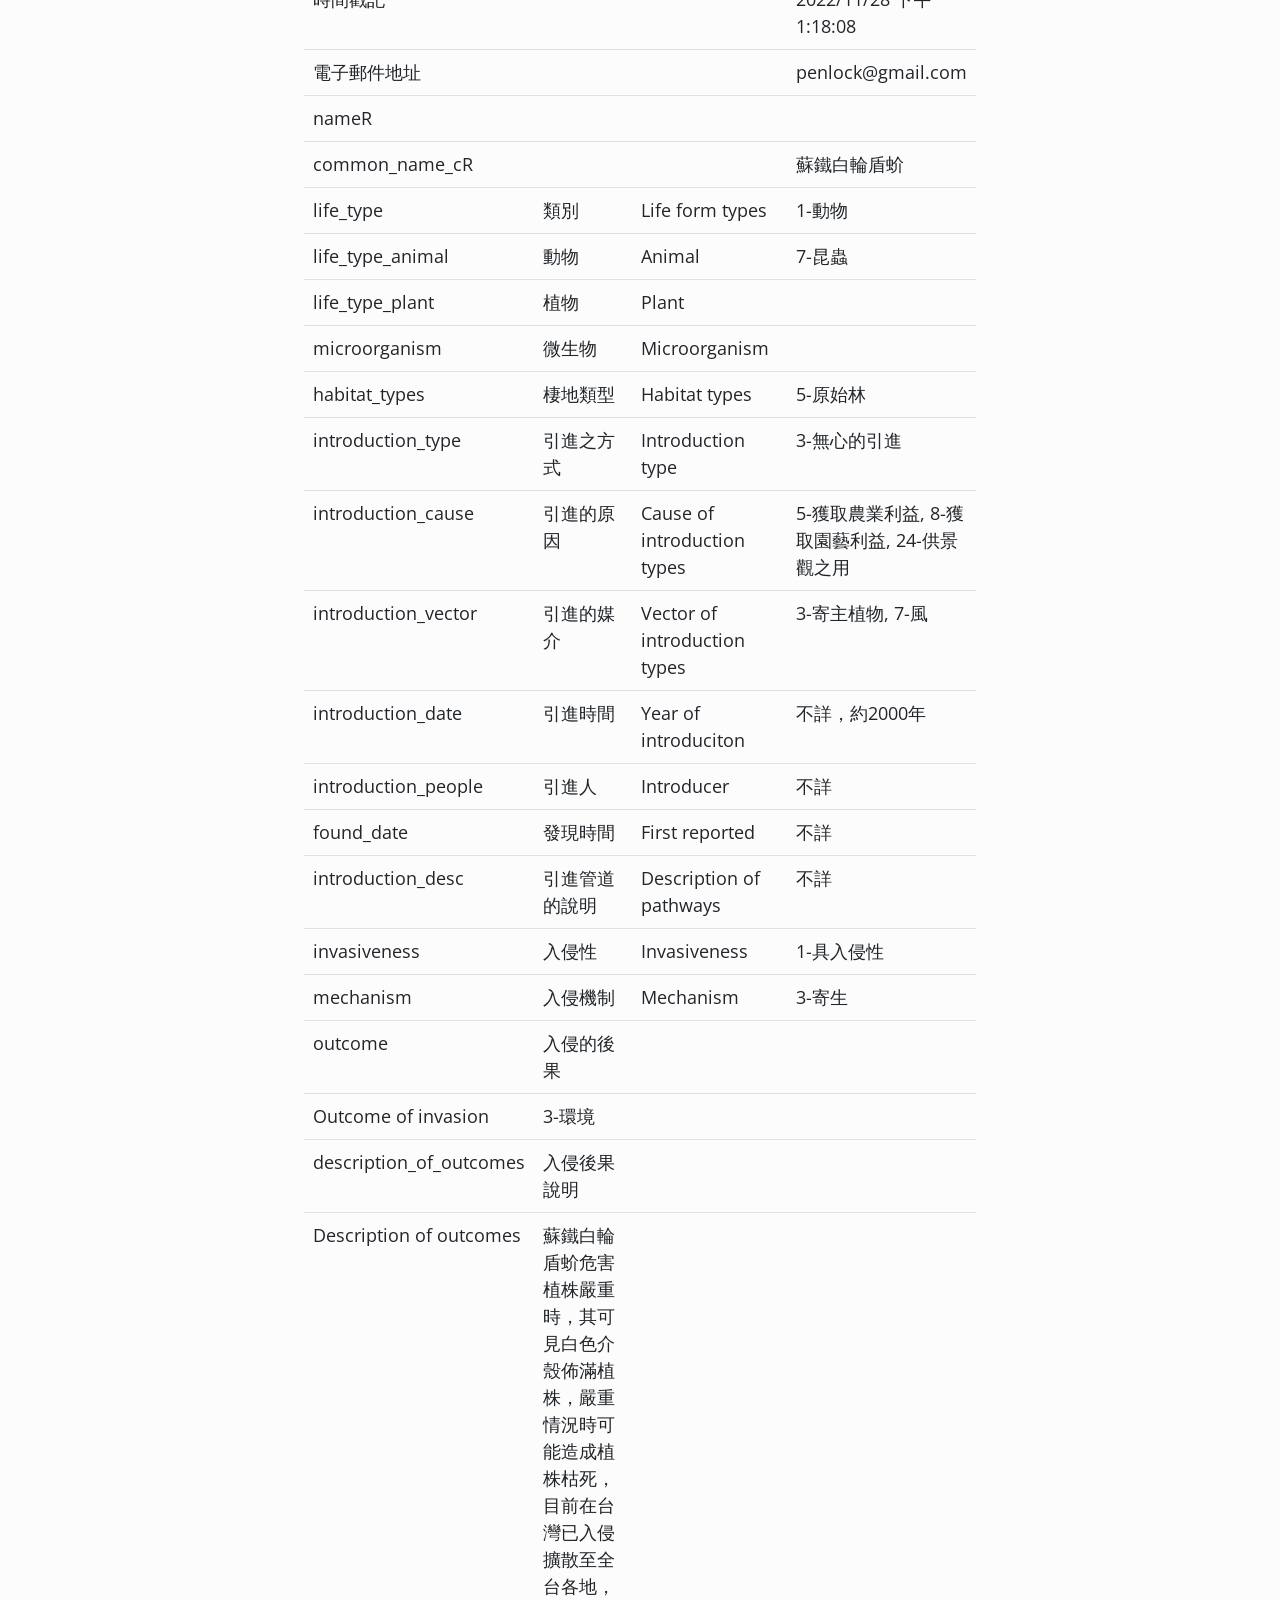
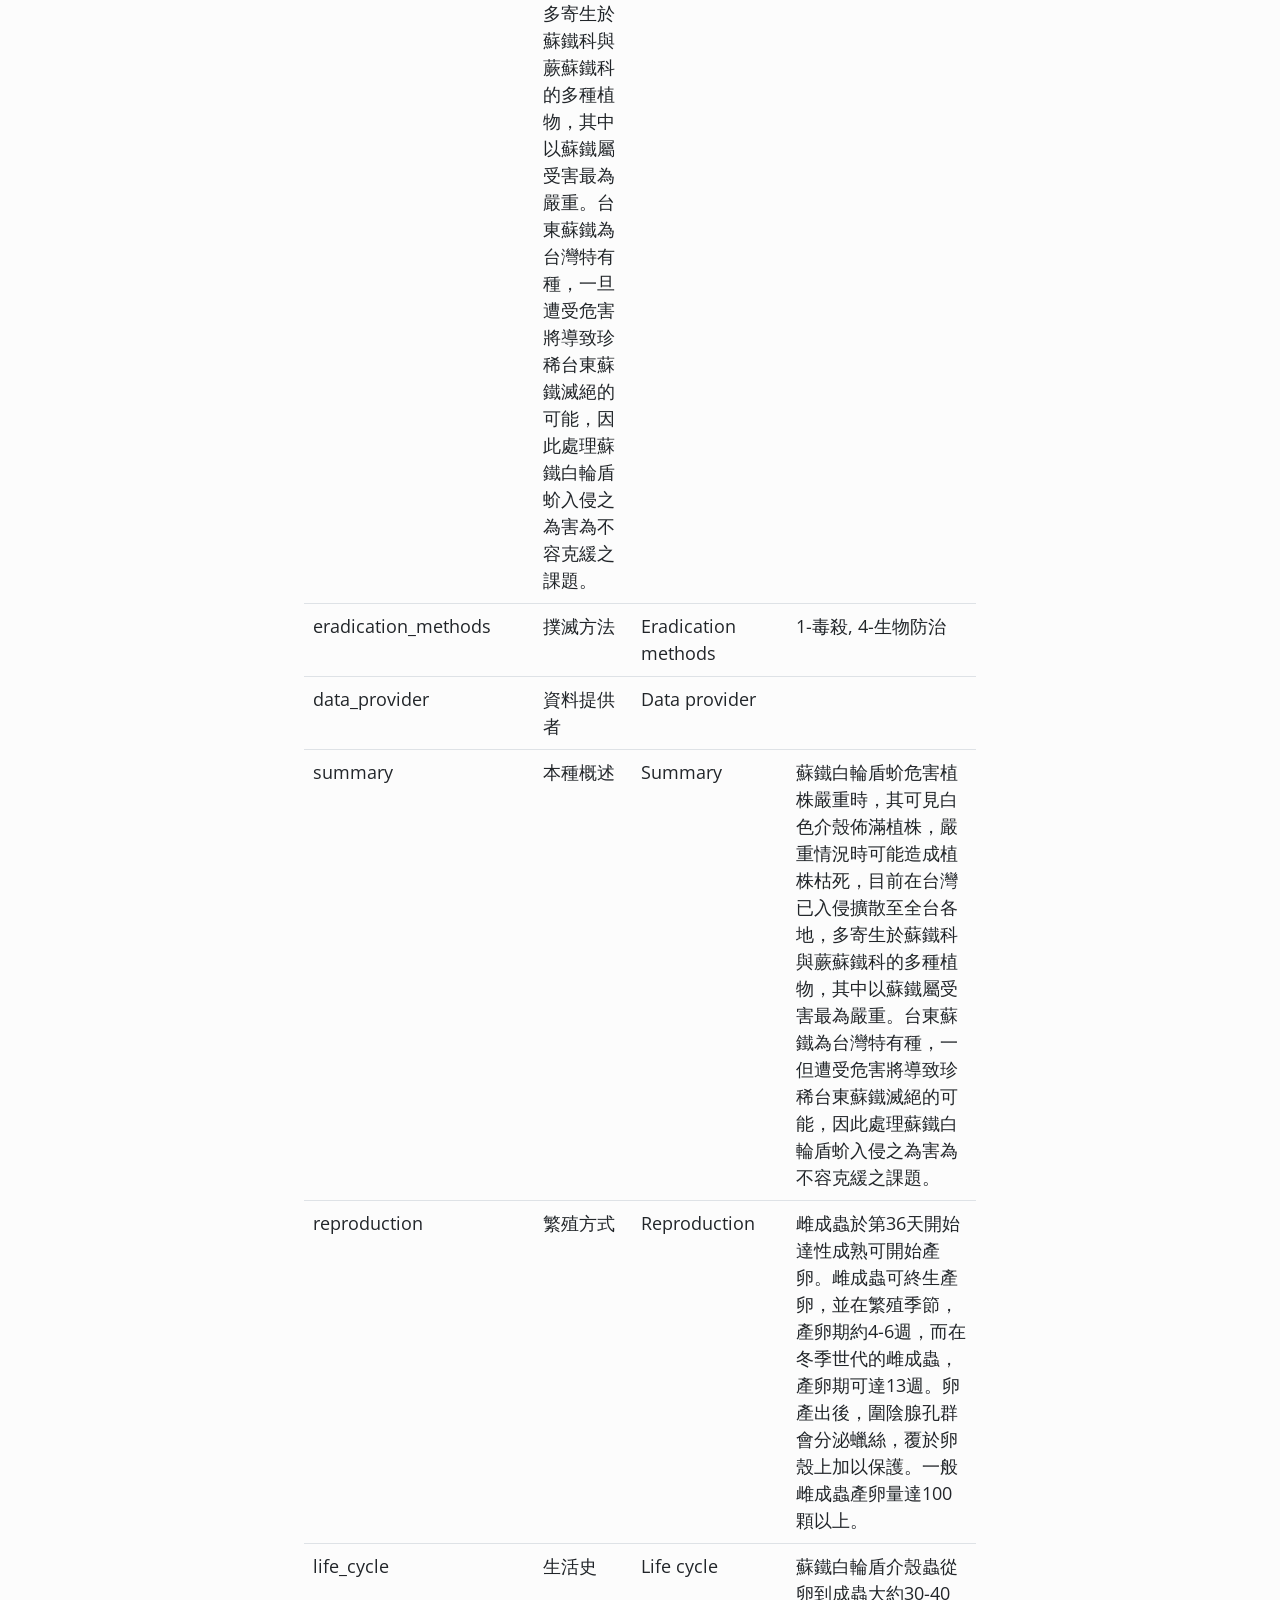
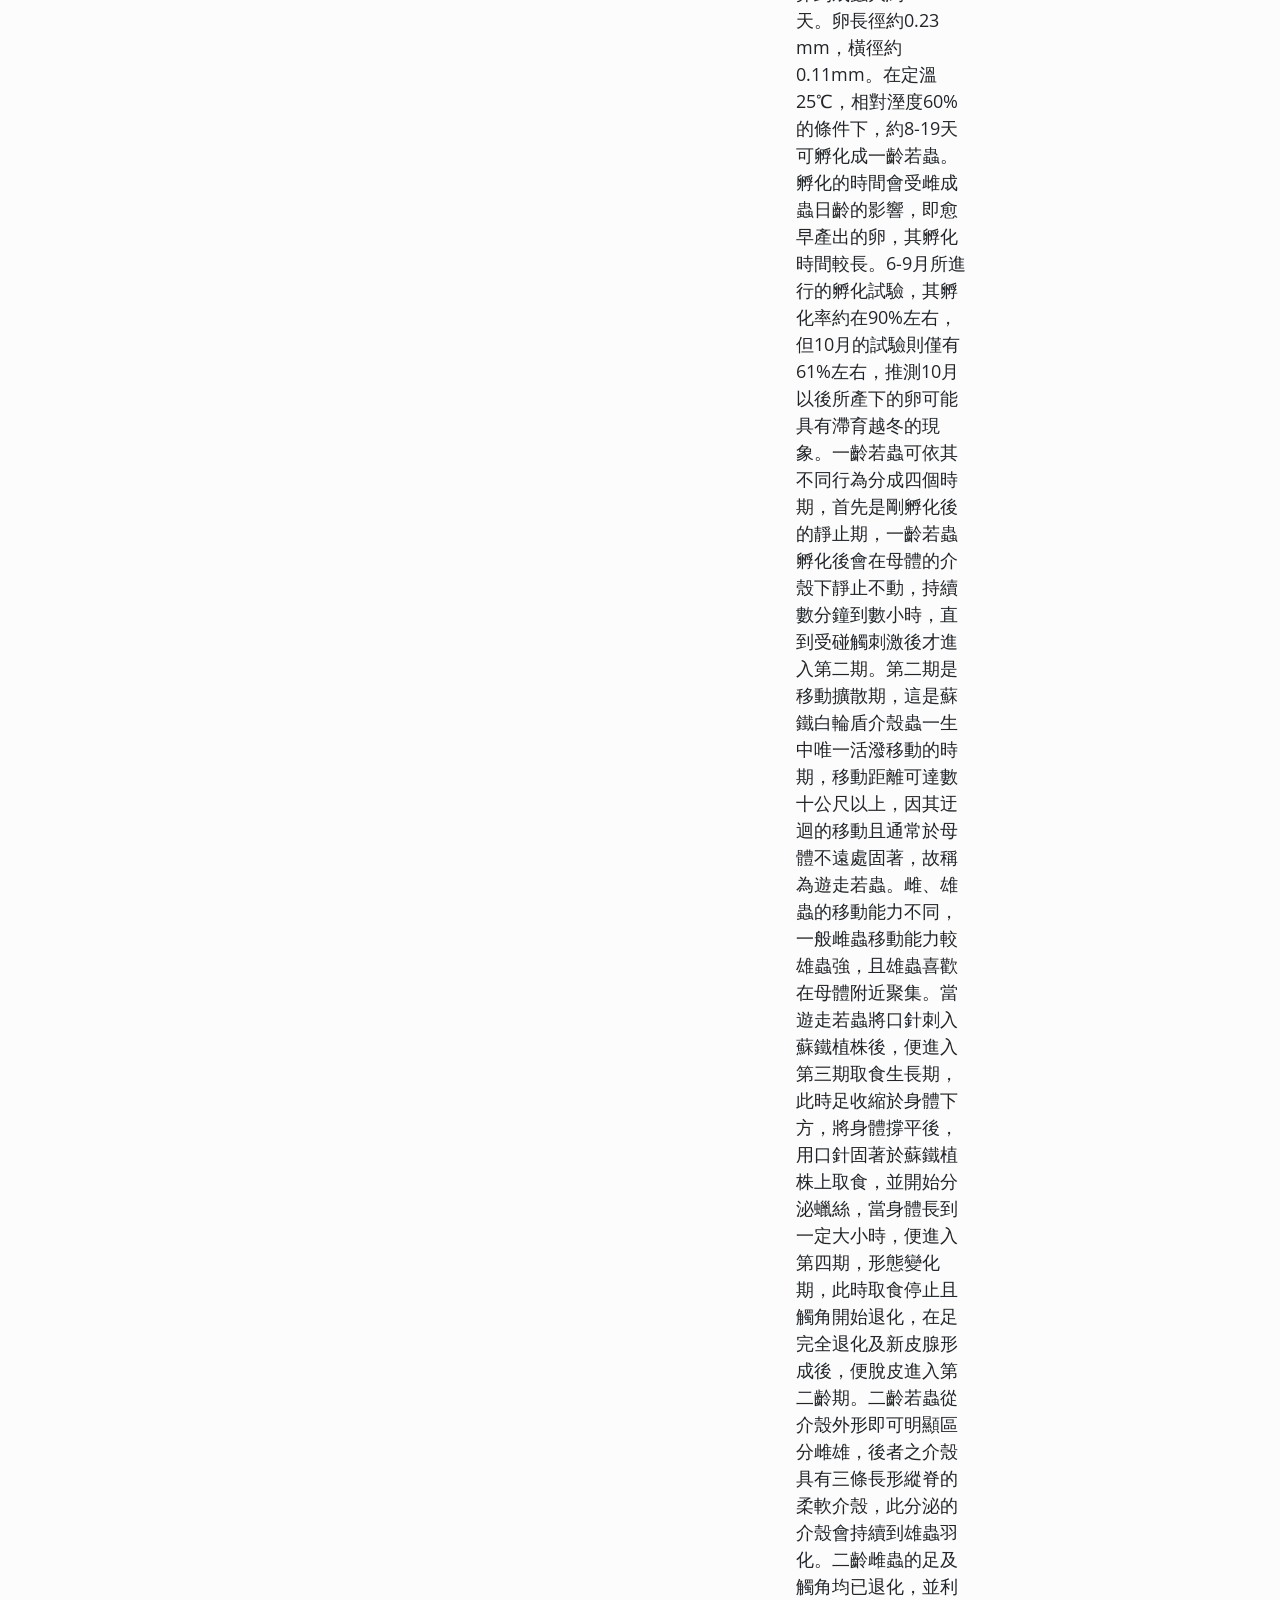
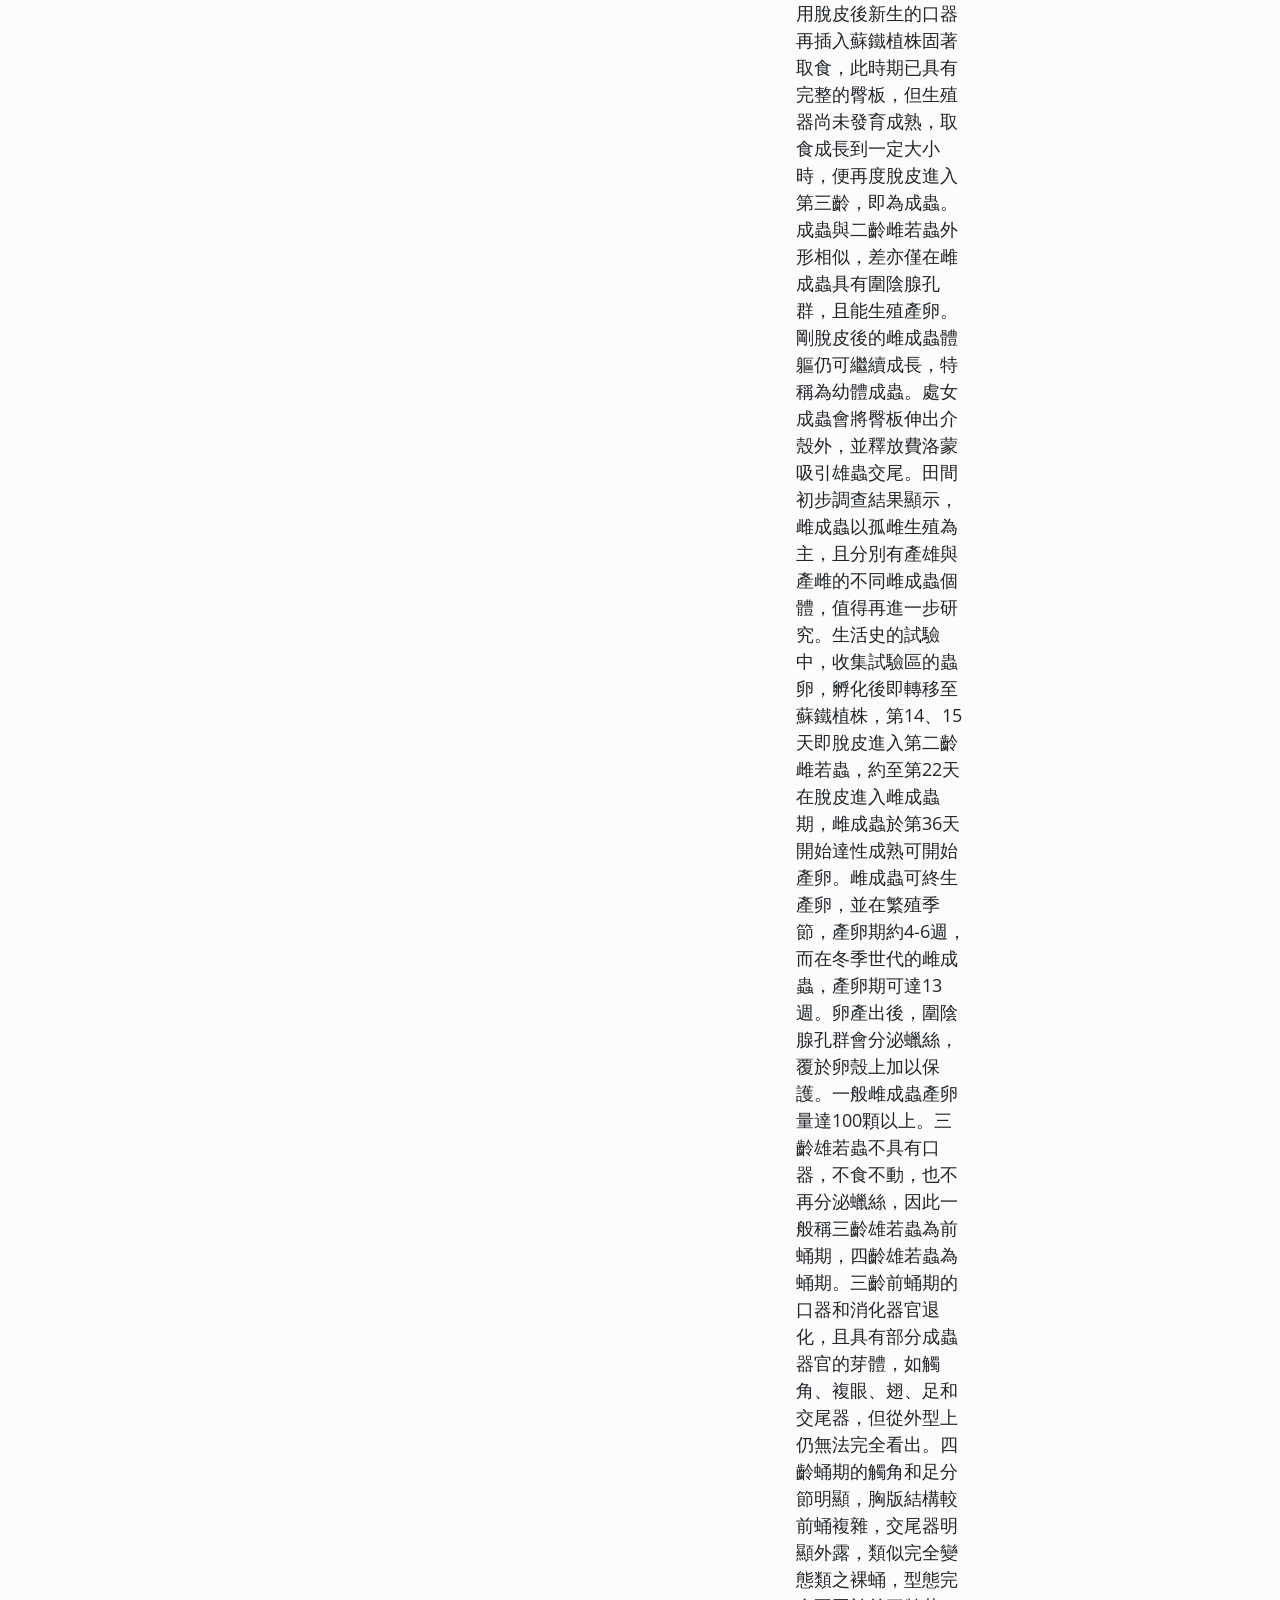
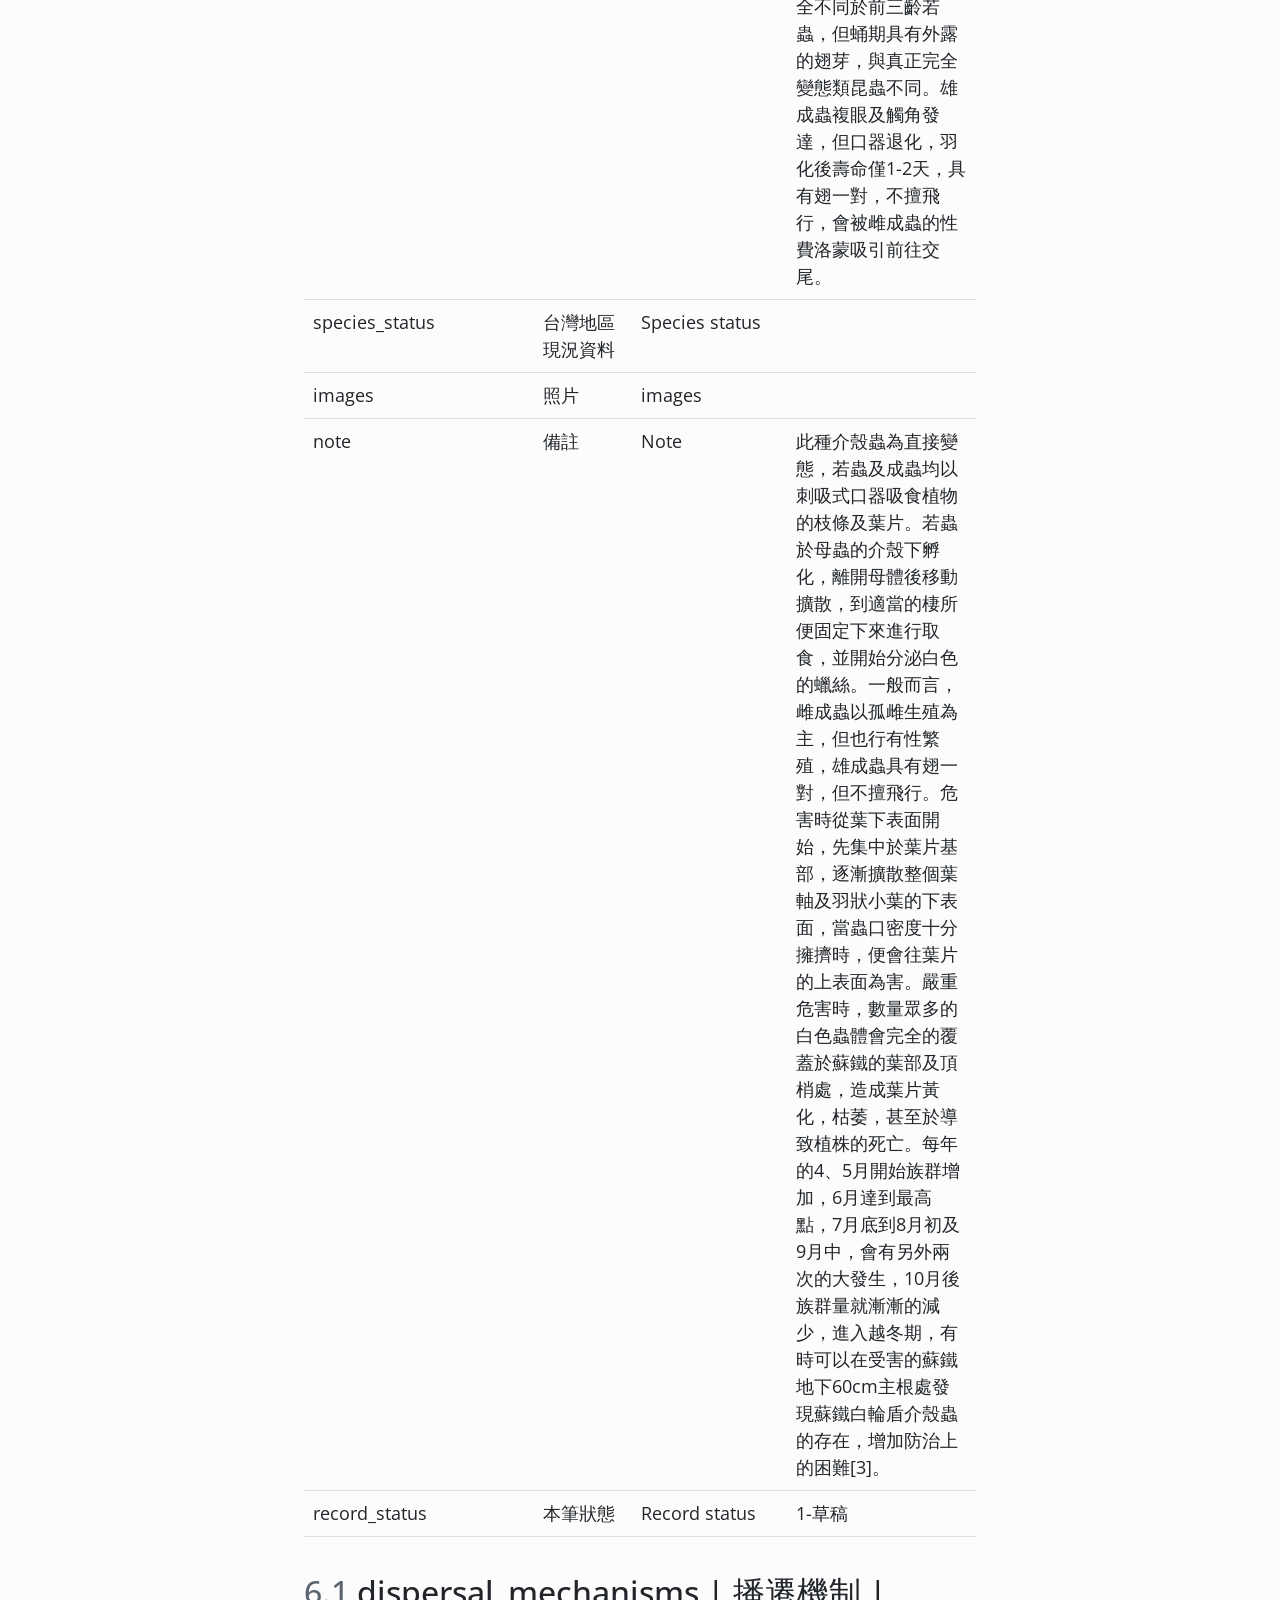
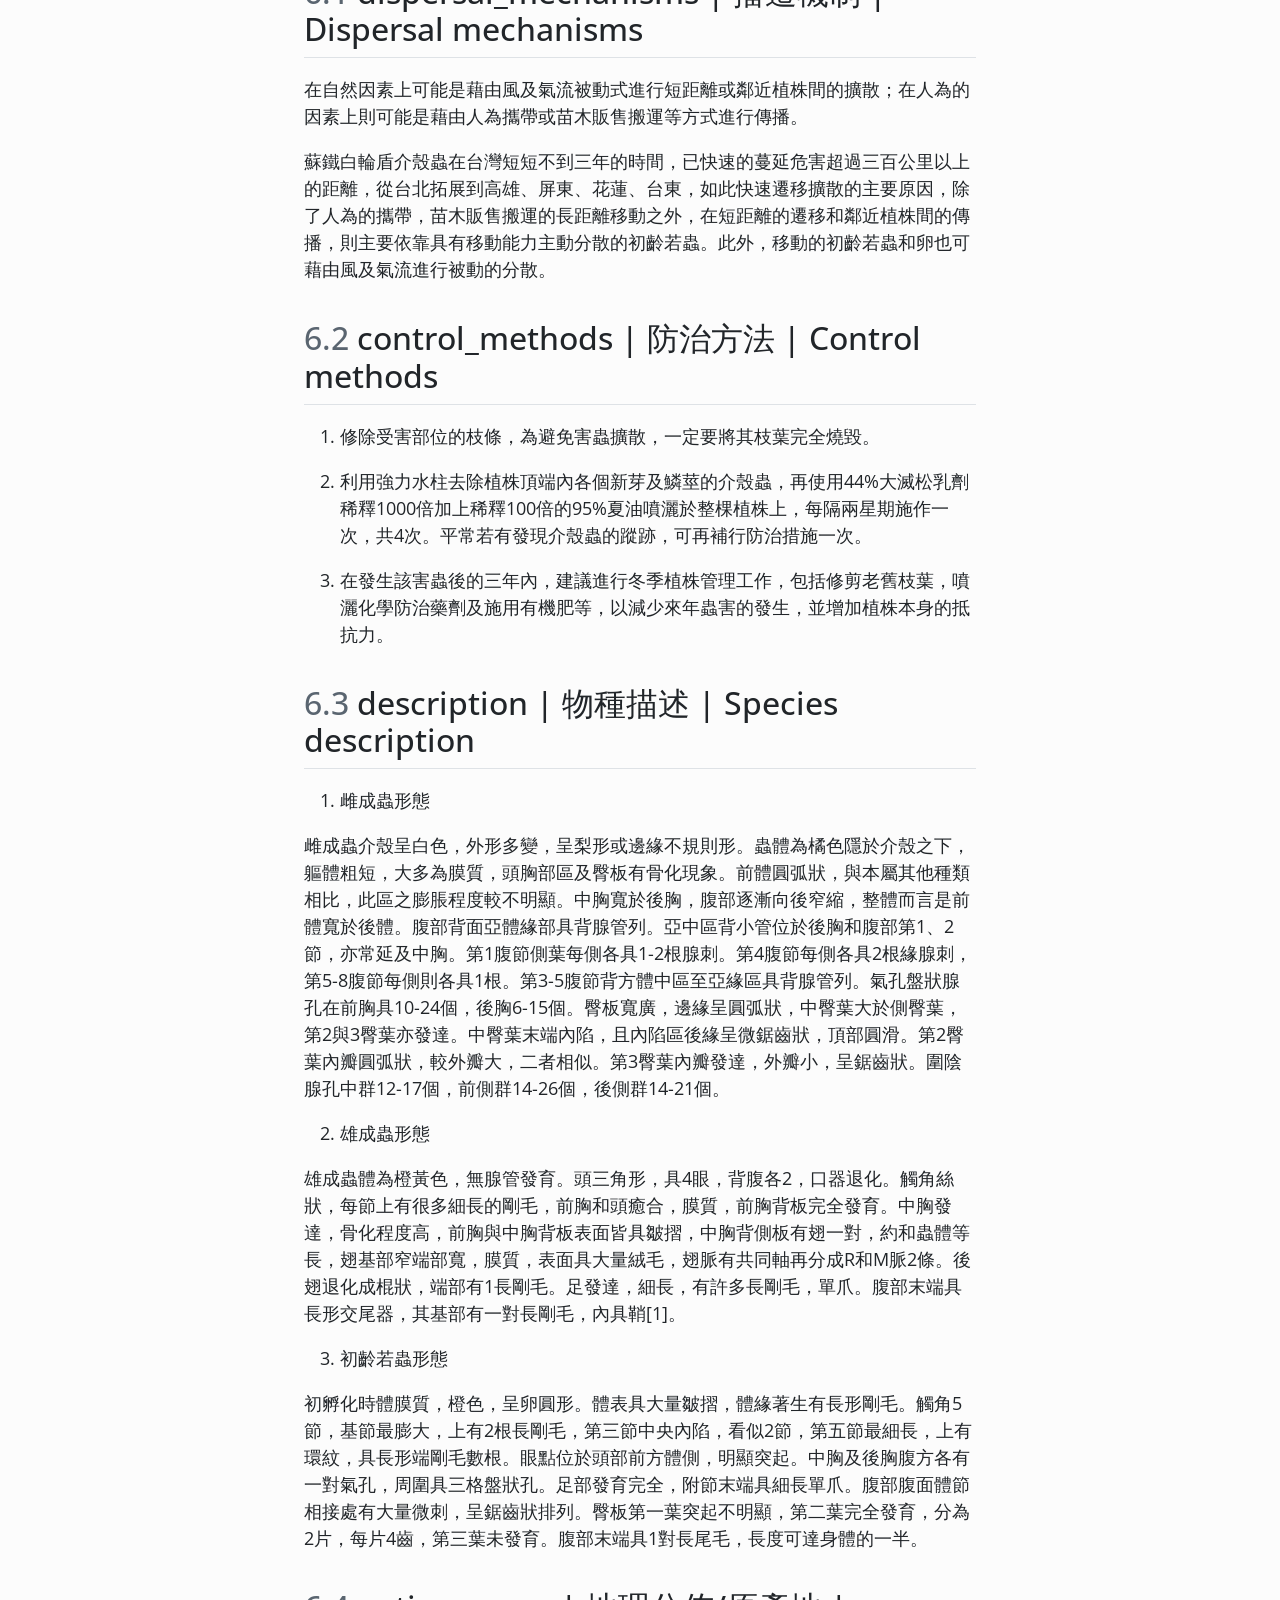
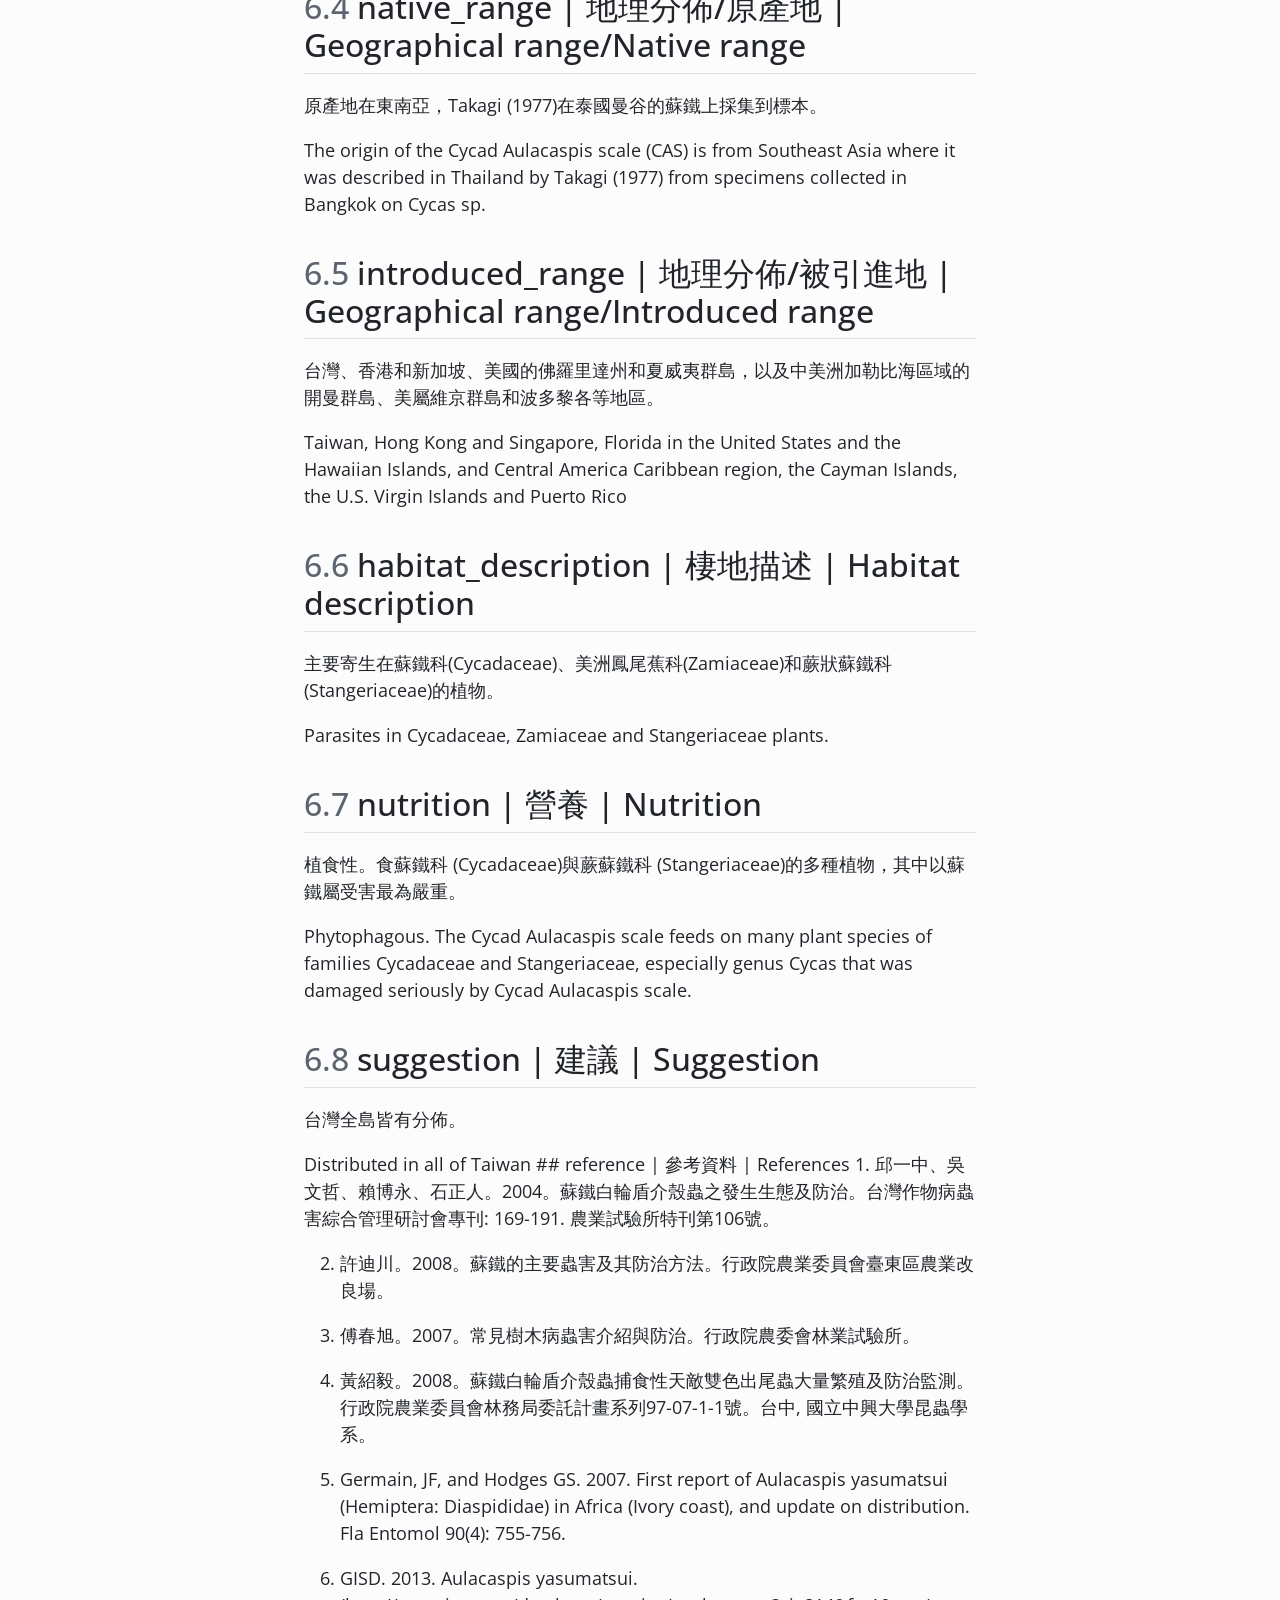
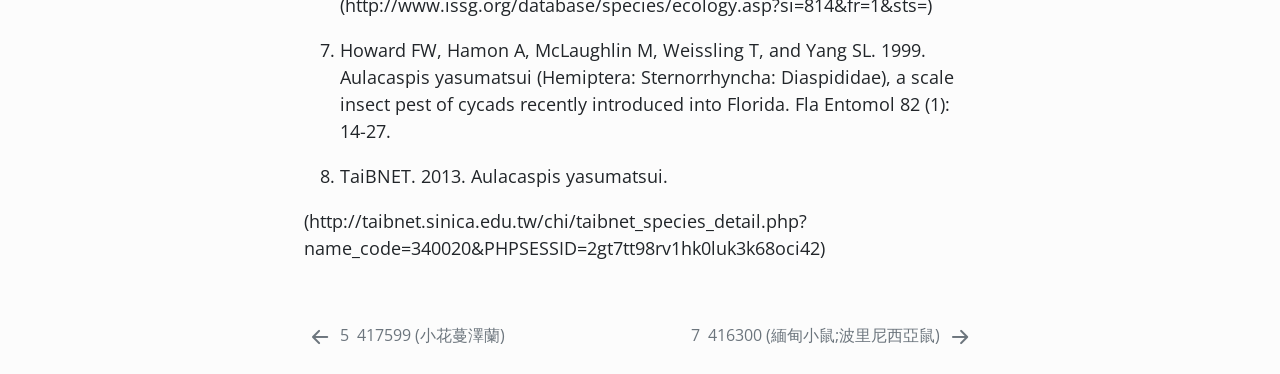
<file: docs/output/rpt_340020-蘇鐵白輪盾介殼蟲.html>
<!DOCTYPE html>
<html xmlns="http://www.w3.org/1999/xhtml" lang="en" xml:lang="en"><head>

<meta charset="utf-8">
<meta name="generator" content="quarto-1.2.335">

<meta name="viewport" content="width=device-width, initial-scale=1.0, user-scalable=yes">


<title>台灣外來入侵種資料集(Taiwan Invasive Alien Species Dataset) 工具箱 - 6&nbsp; 340020 (蘇鐵白輪盾介殼蟲)</title>
<style>
code{white-space: pre-wrap;}
span.smallcaps{font-variant: small-caps;}
div.columns{display: flex; gap: min(4vw, 1.5em);}
div.column{flex: auto; overflow-x: auto;}
div.hanging-indent{margin-left: 1.5em; text-indent: -1.5em;}
ul.task-list{list-style: none;}
ul.task-list li input[type="checkbox"] {
  width: 0.8em;
  margin: 0 0.8em 0.2em -1.6em;
  vertical-align: middle;
}
</style>


<script src="../site_libs/quarto-nav/quarto-nav.js"></script>
<script src="../site_libs/quarto-nav/headroom.min.js"></script>
<script src="../site_libs/clipboard/clipboard.min.js"></script>
<script src="../site_libs/quarto-search/autocomplete.umd.js"></script>
<script src="../site_libs/quarto-search/fuse.min.js"></script>
<script src="../site_libs/quarto-search/quarto-search.js"></script>
<meta name="quarto:offset" content="../">
<link href="../output/rpt_416300-緬甸小鼠;波里尼西亞鼠.html" rel="next">
<link href="../output/rpt_417599-小花蔓澤蘭.html" rel="prev">
<script src="../site_libs/quarto-html/quarto.js"></script>
<script src="../site_libs/quarto-html/popper.min.js"></script>
<script src="../site_libs/quarto-html/tippy.umd.min.js"></script>
<script src="../site_libs/quarto-html/anchor.min.js"></script>
<link href="../site_libs/quarto-html/tippy.css" rel="stylesheet">
<link href="../site_libs/quarto-html/quarto-syntax-highlighting.css" rel="stylesheet" id="quarto-text-highlighting-styles">
<script src="../site_libs/bootstrap/bootstrap.min.js"></script>
<link href="../site_libs/bootstrap/bootstrap-icons.css" rel="stylesheet">
<link href="../site_libs/bootstrap/bootstrap.min.css" rel="stylesheet" id="quarto-bootstrap" data-mode="light">
<script id="quarto-search-options" type="application/json">{
  "location": "sidebar",
  "copy-button": false,
  "collapse-after": 3,
  "panel-placement": "start",
  "type": "textbox",
  "limit": 20,
  "language": {
    "search-no-results-text": "No results",
    "search-matching-documents-text": "matching documents",
    "search-copy-link-title": "Copy link to search",
    "search-hide-matches-text": "Hide additional matches",
    "search-more-match-text": "more match in this document",
    "search-more-matches-text": "more matches in this document",
    "search-clear-button-title": "Clear",
    "search-detached-cancel-button-title": "Cancel",
    "search-submit-button-title": "Submit"
  }
}</script>


</head>

<body class="nav-sidebar floating">

<div id="quarto-search-results"></div>
  <header id="quarto-header" class="headroom fixed-top">
  <nav class="quarto-secondary-nav" data-bs-toggle="collapse" data-bs-target="#quarto-sidebar" aria-controls="quarto-sidebar" aria-expanded="false" aria-label="Toggle sidebar navigation" onclick="if (window.quartoToggleHeadroom) { window.quartoToggleHeadroom(); }">
    <div class="container-fluid d-flex justify-content-between">
      <h1 class="quarto-secondary-nav-title"><span class="chapter-number">6</span>&nbsp; <span class="chapter-title">340020 (蘇鐵白輪盾介殼蟲)</span></h1>
      <button type="button" class="quarto-btn-toggle btn" aria-label="Show secondary navigation">
        <i class="bi bi-chevron-right"></i>
      </button>
    </div>
  </nav>
</header>
<!-- content -->
<div id="quarto-content" class="quarto-container page-columns page-rows-contents page-layout-article">
<!-- sidebar -->
  <nav id="quarto-sidebar" class="sidebar collapse sidebar-navigation floating overflow-auto">
    <div class="pt-lg-2 mt-2 text-left sidebar-header">
    <div class="sidebar-title mb-0 py-0">
      <a href="../">台灣外來入侵種資料集(Taiwan Invasive Alien Species Dataset) 工具箱</a> 
        <div class="sidebar-tools-main tools-wide">
    <a href="https://github.com/LinkItONEDevGroup/tiasdswak" title="Source Code" class="sidebar-tool px-1"><i class="bi bi-github"></i></a>
    <a href="" title="Download" id="sidebar-tool-dropdown-0" class="sidebar-tool dropdown-toggle px-1" data-bs-toggle="dropdown" aria-expanded="false"><i class="bi bi-download"></i></a>
    <ul class="dropdown-menu" aria-labelledby="sidebar-tool-dropdown-0">
        <li>
          <a class="dropdown-item sidebar-tools-main-item" href="../台灣外來入侵種資料集-Taiwan-Invasive-Alien-Species-Dataset--工具箱.pdf">
            <i class="bi bi-bi-file-pdf pe-1"></i>
          Download PDF
          </a>
        </li>
        <li>
          <a class="dropdown-item sidebar-tools-main-item" href="../台灣外來入侵種資料集-Taiwan-Invasive-Alien-Species-Dataset--工具箱.epub">
            <i class="bi bi-bi-journal pe-1"></i>
          Download ePub
          </a>
        </li>
        <li>
          <a class="dropdown-item sidebar-tools-main-item" href="../台灣外來入侵種資料集-Taiwan-Invasive-Alien-Species-Dataset--工具箱.docx">
            <i class="bi bi-bi-file-word pe-1"></i>
          Download Docx
          </a>
        </li>
    </ul>
    <a href="" title="Share" id="sidebar-tool-dropdown-1" class="sidebar-tool dropdown-toggle px-1" data-bs-toggle="dropdown" aria-expanded="false"><i class="bi bi-share"></i></a>
    <ul class="dropdown-menu" aria-labelledby="sidebar-tool-dropdown-1">
        <li>
          <a class="dropdown-item sidebar-tools-main-item" href="https://www.facebook.com/sharer/sharer.php?u=|url|">
            <i class="bi bi-bi-facebook pe-1"></i>
          Facebook
          </a>
        </li>
        <li>
          <a class="dropdown-item sidebar-tools-main-item" href="https://twitter.com/intent/tweet?url=|url|">
            <i class="bi bi-bi-twitter pe-1"></i>
          Twitter
          </a>
        </li>
    </ul>
</div>
    </div>
      </div>
      <div class="mt-2 flex-shrink-0 align-items-center">
        <div class="sidebar-search">
        <div id="quarto-search" class="" title="Search"></div>
        </div>
      </div>
    <div class="sidebar-menu-container"> 
    <ul class="list-unstyled mt-1">
        <li class="sidebar-item">
  <div class="sidebar-item-container"> 
  <a href="../index.html" class="sidebar-item-text sidebar-link">前言</a>
  </div>
</li>
        <li class="sidebar-item sidebar-item-section">
      <div class="sidebar-item-container"> 
            <a href="../guides.html" class="sidebar-item-text sidebar-link">guides.html</a>
          <a class="sidebar-item-toggle text-start" data-bs-toggle="collapse" data-bs-target="#quarto-sidebar-section-1" aria-expanded="true">
            <i class="bi bi-chevron-right ms-2"></i>
          </a> 
      </div>
      <ul id="quarto-sidebar-section-1" class="collapse list-unstyled sidebar-section depth1 show">  
          <li class="sidebar-item">
  <div class="sidebar-item-container"> 
  <a href="../tiasds_toolbox.html" class="sidebar-item-text sidebar-link"><span class="chapter-number">1</span>&nbsp; <span class="chapter-title">工具安裝與說明</span></a>
  </div>
</li>
      </ul>
  </li>
        <li class="sidebar-item sidebar-item-section">
      <div class="sidebar-item-container"> 
            <a href="../invasive_sp_list.html" class="sidebar-item-text sidebar-link">invasive_sp_list.html</a>
          <a class="sidebar-item-toggle text-start" data-bs-toggle="collapse" data-bs-target="#quarto-sidebar-section-2" aria-expanded="true">
            <i class="bi bi-chevron-right ms-2"></i>
          </a> 
      </div>
      <ul id="quarto-sidebar-section-2" class="collapse list-unstyled sidebar-section depth1 show">  
          <li class="sidebar-item">
  <div class="sidebar-item-container"> 
  <a href="../output/rpt_313411-河殼菜蛤.html" class="sidebar-item-text sidebar-link"><span class="chapter-number">2</span>&nbsp; <span class="chapter-title">313411 (河殼菜蛤)</span></a>
  </div>
</li>
          <li class="sidebar-item">
  <div class="sidebar-item-container"> 
  <a href="../output/rpt_315085-福壽螺.html" class="sidebar-item-text sidebar-link"><span class="chapter-number">3</span>&nbsp; <span class="chapter-title">315085 (福壽螺)</span></a>
  </div>
</li>
          <li class="sidebar-item">
  <div class="sidebar-item-container"> 
  <a href="../output/rpt_403968-中國梨木蝨.html" class="sidebar-item-text sidebar-link"><span class="chapter-number">4</span>&nbsp; <span class="chapter-title">403968 (中國梨木蝨)</span></a>
  </div>
</li>
          <li class="sidebar-item">
  <div class="sidebar-item-container"> 
  <a href="../output/rpt_417599-小花蔓澤蘭.html" class="sidebar-item-text sidebar-link"><span class="chapter-number">5</span>&nbsp; <span class="chapter-title">417599 (小花蔓澤蘭)</span></a>
  </div>
</li>
          <li class="sidebar-item">
  <div class="sidebar-item-container"> 
  <a href="../output/rpt_340020-蘇鐵白輪盾介殼蟲.html" class="sidebar-item-text sidebar-link active"><span class="chapter-number">6</span>&nbsp; <span class="chapter-title">340020 (蘇鐵白輪盾介殼蟲)</span></a>
  </div>
</li>
          <li class="sidebar-item">
  <div class="sidebar-item-container"> 
  <a href="../output/rpt_416300-緬甸小鼠;波里尼西亞鼠.html" class="sidebar-item-text sidebar-link"><span class="chapter-number">7</span>&nbsp; <span class="chapter-title">416300 (緬甸小鼠;波里尼西亞鼠)</span></a>
  </div>
</li>
          <li class="sidebar-item">
  <div class="sidebar-item-container"> 
  <a href="../output/rpt_401070-紅入侵火家蟻;入侵紅火蟻.html" class="sidebar-item-text sidebar-link"><span class="chapter-number">8</span>&nbsp; <span class="chapter-title">401070 (紅入侵火家蟻;入侵紅火蟻)</span></a>
  </div>
</li>
          <li class="sidebar-item">
  <div class="sidebar-item-container"> 
  <a href="../output/rpt_422619-多線真稜蜥;多線南蜥;多紋南蜥.html" class="sidebar-item-text sidebar-link"><span class="chapter-number">9</span>&nbsp; <span class="chapter-title">422619 (多線真稜蜥;多線南蜥;多紋南蜥)</span></a>
  </div>
</li>
          <li class="sidebar-item">
  <div class="sidebar-item-container"> 
  <a href="../output/rpt_Kew-259467-布袋蓮;浮水蓮花;鳳眼蓮.html" class="sidebar-item-text sidebar-link"><span class="chapter-number">10</span>&nbsp; <span class="chapter-title">Kew-259467 (布袋蓮;浮水蓮花;鳳眼蓮)</span></a>
  </div>
</li>
      </ul>
  </li>
    </ul>
    </div>
</nav>
<!-- margin-sidebar -->
    <div id="quarto-margin-sidebar" class="sidebar margin-sidebar">
        <nav id="TOC" role="doc-toc" class="toc-active">
    <h2 id="toc-title">Table of contents</h2>
   
  <ul>
  <li><a href="#dispersal_mechanisms-播遷機制-dispersal-mechanisms" id="toc-dispersal_mechanisms-播遷機制-dispersal-mechanisms" class="nav-link active" data-scroll-target="#dispersal_mechanisms-播遷機制-dispersal-mechanisms"><span class="toc-section-number">6.1</span>  dispersal_mechanisms | 播遷機制 | Dispersal mechanisms</a></li>
  <li><a href="#control_methods-防治方法-control-methods" id="toc-control_methods-防治方法-control-methods" class="nav-link" data-scroll-target="#control_methods-防治方法-control-methods"><span class="toc-section-number">6.2</span>  control_methods | 防治方法 | Control methods</a></li>
  <li><a href="#description-物種描述-species-description" id="toc-description-物種描述-species-description" class="nav-link" data-scroll-target="#description-物種描述-species-description"><span class="toc-section-number">6.3</span>  description | 物種描述 | Species description</a></li>
  <li><a href="#native_range-地理分佈原產地-geographical-rangenative-range" id="toc-native_range-地理分佈原產地-geographical-rangenative-range" class="nav-link" data-scroll-target="#native_range-地理分佈原產地-geographical-rangenative-range"><span class="toc-section-number">6.4</span>  native_range | 地理分佈/原產地 | Geographical range/Native range</a></li>
  <li><a href="#introduced_range-地理分佈被引進地-geographical-rangeintroduced-range" id="toc-introduced_range-地理分佈被引進地-geographical-rangeintroduced-range" class="nav-link" data-scroll-target="#introduced_range-地理分佈被引進地-geographical-rangeintroduced-range"><span class="toc-section-number">6.5</span>  introduced_range | 地理分佈/被引進地 | Geographical range/Introduced range</a></li>
  <li><a href="#habitat_description-棲地描述-habitat-description" id="toc-habitat_description-棲地描述-habitat-description" class="nav-link" data-scroll-target="#habitat_description-棲地描述-habitat-description"><span class="toc-section-number">6.6</span>  habitat_description | 棲地描述 | Habitat description</a></li>
  <li><a href="#nutrition-營養-nutrition" id="toc-nutrition-營養-nutrition" class="nav-link" data-scroll-target="#nutrition-營養-nutrition"><span class="toc-section-number">6.7</span>  nutrition | 營養 | Nutrition</a></li>
  <li><a href="#suggestion-建議-suggestion" id="toc-suggestion-建議-suggestion" class="nav-link" data-scroll-target="#suggestion-建議-suggestion"><span class="toc-section-number">6.8</span>  suggestion | 建議 | Suggestion</a></li>
  </ul>
<div class="toc-actions"><div><i class="bi bi-github"></i></div><div class="action-links"><p><a href="https://github.com/LinkItONEDevGroup/tiasdswak/edit/main/output/rpt_340020-蘇鐵白輪盾介殼蟲.md" class="toc-action">Edit this page</a></p><p><a href="https://github.com/LinkItONEDevGroup/tiasdswak/issues/new" class="toc-action">Report an issue</a></p><p><a href="https://github.com/LinkItONEDevGroup/tiasdswak/blob/main/output/rpt_340020-蘇鐵白輪盾介殼蟲.md" class="toc-action">View source</a></p></div></div></nav>
    </div>
<!-- main -->
<main class="content" id="quarto-document-content">

<header id="title-block-header" class="quarto-title-block default">
<div class="quarto-title">
<h1 class="title d-none d-lg-block"><span class="chapter-number">6</span>&nbsp; <span class="chapter-title">340020 (蘇鐵白輪盾介殼蟲)</span></h1>
</div>



<div class="quarto-title-meta">

    
  
    
  </div>
  

</header>

<p>report generated on 2023/02/20 09:15:34 by TiasdSWAK 0.2</p>
<table class="table">
<colgroup>
<col style="width: 25%">
<col style="width: 25%">
<col style="width: 25%">
<col style="width: 25%">
</colgroup>
<thead>
<tr class="header">
<th>欄位名稱</th>
<th>欄位中文</th>
<th>欄位英文</th>
<th>欄位值</th>
</tr>
</thead>
<tbody>
<tr class="odd">
<td>name_code</td>
<td>台灣物種名錄代號</td>
<td>TaiBNET Code</td>
<td>340020</td>
</tr>
<tr class="even">
<td>kingdom</td>
<td></td>
<td></td>
<td>Animalia</td>
</tr>
<tr class="odd">
<td>kingdom_c</td>
<td></td>
<td></td>
<td>動物界</td>
</tr>
<tr class="even">
<td>phylum</td>
<td></td>
<td></td>
<td>Arthropoda</td>
</tr>
<tr class="odd">
<td>phylum_c</td>
<td></td>
<td></td>
<td>節肢動物門</td>
</tr>
<tr class="even">
<td>class</td>
<td></td>
<td></td>
<td>Insecta</td>
</tr>
<tr class="odd">
<td>class_c</td>
<td></td>
<td></td>
<td>昆蟲綱</td>
</tr>
<tr class="even">
<td>order</td>
<td></td>
<td></td>
<td>Hemiptera</td>
</tr>
<tr class="odd">
<td>order_c</td>
<td></td>
<td></td>
<td>半翅目</td>
</tr>
<tr class="even">
<td>family</td>
<td></td>
<td></td>
<td>Diaspididae</td>
</tr>
<tr class="odd">
<td>family_c</td>
<td></td>
<td></td>
<td>盾介殼蟲科</td>
</tr>
<tr class="even">
<td>genus</td>
<td></td>
<td></td>
<td>Aulacaspis</td>
</tr>
<tr class="odd">
<td>genus_c</td>
<td></td>
<td></td>
<td></td>
</tr>
<tr class="even">
<td>nameL</td>
<td></td>
<td></td>
<td>Aulacaspis yasumatsui</td>
</tr>
<tr class="odd">
<td>species</td>
<td></td>
<td></td>
<td>yasumatsui</td>
</tr>
<tr class="even">
<td>infraspecies_marker</td>
<td></td>
<td></td>
<td></td>
</tr>
<tr class="odd">
<td>infraspecies</td>
<td></td>
<td></td>
<td></td>
</tr>
<tr class="even">
<td>infraspecies2_marker</td>
<td></td>
<td></td>
<td></td>
</tr>
<tr class="odd">
<td>infraspecies2</td>
<td></td>
<td></td>
<td></td>
</tr>
<tr class="even">
<td>author</td>
<td></td>
<td></td>
<td>Takagi, 1977</td>
</tr>
<tr class="odd">
<td>author2</td>
<td></td>
<td></td>
<td></td>
</tr>
<tr class="even">
<td>common_name_cL</td>
<td></td>
<td></td>
<td>蘇鐵白輪盾介殼蟲</td>
</tr>
<tr class="odd">
<td>is_alien</td>
<td></td>
<td></td>
<td>1.0</td>
</tr>
<tr class="even">
<td>is_invasive</td>
<td></td>
<td></td>
<td>1.0</td>
</tr>
<tr class="odd">
<td>is_cultivated</td>
<td></td>
<td></td>
<td>0.0</td>
</tr>
<tr class="even">
<td>is_endemic</td>
<td></td>
<td></td>
<td></td>
</tr>
<tr class="odd">
<td>cites_code</td>
<td></td>
<td></td>
<td></td>
</tr>
<tr class="even">
<td>iucn_code</td>
<td></td>
<td></td>
<td></td>
</tr>
<tr class="odd">
<td>coa_code</td>
<td></td>
<td></td>
<td></td>
</tr>
<tr class="even">
<td>時間戳記</td>
<td></td>
<td></td>
<td>2022/11/28 下午 1:18:08</td>
</tr>
<tr class="odd">
<td>電子郵件地址</td>
<td></td>
<td></td>
<td>penlock@gmail.com</td>
</tr>
<tr class="even">
<td>nameR</td>
<td></td>
<td></td>
<td></td>
</tr>
<tr class="odd">
<td>common_name_cR</td>
<td></td>
<td></td>
<td>蘇鐵白輪盾蚧</td>
</tr>
<tr class="even">
<td>life_type</td>
<td>類別</td>
<td>Life form types</td>
<td>1-動物</td>
</tr>
<tr class="odd">
<td>life_type_animal</td>
<td>動物</td>
<td>Animal</td>
<td>7-昆蟲</td>
</tr>
<tr class="even">
<td>life_type_plant</td>
<td>植物</td>
<td>Plant</td>
<td></td>
</tr>
<tr class="odd">
<td>microorganism</td>
<td>微生物</td>
<td>Microorganism</td>
<td></td>
</tr>
<tr class="even">
<td>habitat_types</td>
<td>棲地類型</td>
<td>Habitat types</td>
<td>5-原始林</td>
</tr>
<tr class="odd">
<td>introduction_type</td>
<td>引進之方式</td>
<td>Introduction type</td>
<td>3-無心的引進</td>
</tr>
<tr class="even">
<td>introduction_cause</td>
<td>引進的原因</td>
<td>Cause of introduction types</td>
<td>5-獲取農業利益, 8-獲取園藝利益, 24-供景觀之用</td>
</tr>
<tr class="odd">
<td>introduction_vector</td>
<td>引進的媒介</td>
<td>Vector of introduction types</td>
<td>3-寄主植物, 7-風</td>
</tr>
<tr class="even">
<td>introduction_date</td>
<td>引進時間</td>
<td>Year of introduciton</td>
<td>不詳，約2000年</td>
</tr>
<tr class="odd">
<td>introduction_people</td>
<td>引進人</td>
<td>Introducer</td>
<td>不詳</td>
</tr>
<tr class="even">
<td>found_date</td>
<td>發現時間</td>
<td>First reported</td>
<td>不詳</td>
</tr>
<tr class="odd">
<td>introduction_desc</td>
<td>引進管道的說明</td>
<td>Description of pathways</td>
<td>不詳</td>
</tr>
<tr class="even">
<td>invasiveness</td>
<td>入侵性</td>
<td>Invasiveness</td>
<td>1-具入侵性</td>
</tr>
<tr class="odd">
<td>mechanism</td>
<td>入侵機制</td>
<td>Mechanism</td>
<td>3-寄生</td>
</tr>
<tr class="even">
<td>outcome</td>
<td>入侵的後果</td>
<td></td>
<td></td>
</tr>
<tr class="odd">
<td>Outcome of invasion</td>
<td>3-環境</td>
<td></td>
<td></td>
</tr>
<tr class="even">
<td>description_of_outcomes</td>
<td>入侵後果說明</td>
<td></td>
<td></td>
</tr>
<tr class="odd">
<td>Description of outcomes</td>
<td>蘇鐵白輪盾蚧危害植株嚴重時，其可見白色介殼佈滿植株，嚴重情況時可能造成植株枯死，目前在台灣已入侵擴散至全台各地，多寄生於蘇鐵科與蕨蘇鐵科的多種植物，其中以蘇鐵屬受害最為嚴重。台東蘇鐵為台灣特有種，一旦遭受危害將導致珍稀台東蘇鐵滅絕的可能，因此處理蘇鐵白輪盾蚧入侵之為害為不容克緩之課題。</td>
<td></td>
<td></td>
</tr>
<tr class="even">
<td>eradication_methods</td>
<td>撲滅方法</td>
<td>Eradication methods</td>
<td>1-毒殺, 4-生物防治</td>
</tr>
<tr class="odd">
<td>data_provider</td>
<td>資料提供者</td>
<td>Data provider</td>
<td></td>
</tr>
<tr class="even">
<td>summary</td>
<td>本種概述</td>
<td>Summary</td>
<td>蘇鐵白輪盾蚧危害植株嚴重時，其可見白色介殼佈滿植株，嚴重情況時可能造成植株枯死，目前在台灣已入侵擴散至全台各地，多寄生於蘇鐵科與蕨蘇鐵科的多種植物，其中以蘇鐵屬受害最為嚴重。台東蘇鐵為台灣特有種，一但遭受危害將導致珍稀台東蘇鐵滅絕的可能，因此處理蘇鐵白輪盾蚧入侵之為害為不容克緩之課題。</td>
</tr>
<tr class="odd">
<td>reproduction</td>
<td>繁殖方式</td>
<td>Reproduction</td>
<td>雌成蟲於第36天開始達性成熟可開始產卵。雌成蟲可終生產卵，並在繁殖季節，產卵期約4-6週，而在冬季世代的雌成蟲，產卵期可達13週。卵產出後，圍陰腺孔群會分泌蠟絲，覆於卵殼上加以保護。一般雌成蟲產卵量達100顆以上。</td>
</tr>
<tr class="even">
<td>life_cycle</td>
<td>生活史</td>
<td>Life cycle</td>
<td>蘇鐵白輪盾介殼蟲從卵到成蟲大約30-40天。卵長徑約0.23 mm，橫徑約0.11mm。在定溫25℃，相對溼度60%的條件下，約8-19天可孵化成一齡若蟲。孵化的時間會受雌成蟲日齡的影響，即愈早產出的卵，其孵化時間較長。6-9月所進行的孵化試驗，其孵化率約在90%左右，但10月的試驗則僅有61%左右，推測10月以後所產下的卵可能具有滯育越冬的現象。一齡若蟲可依其不同行為分成四個時期，首先是剛孵化後的靜止期，一齡若蟲孵化後會在母體的介殼下靜止不動，持續數分鐘到數小時，直到受碰觸刺激後才進入第二期。第二期是移動擴散期，這是蘇鐵白輪盾介殼蟲一生中唯一活潑移動的時期，移動距離可達數十公尺以上，因其迂迴的移動且通常於母體不遠處固著，故稱為遊走若蟲。雌、雄蟲的移動能力不同，一般雌蟲移動能力較雄蟲強，且雄蟲喜歡在母體附近聚集。當遊走若蟲將口針刺入蘇鐵植株後，便進入第三期取食生長期，此時足收縮於身體下方，將身體撐平後，用口針固著於蘇鐵植株上取食，並開始分泌蠟絲，當身體長到一定大小時，便進入第四期，形態變化期，此時取食停止且觸角開始退化，在足完全退化及新皮腺形成後，便脫皮進入第二齡期。二齡若蟲從介殼外形即可明顯區分雌雄，後者之介殼具有三條長形縱脊的柔軟介殼，此分泌的介殼會持續到雄蟲羽化。二齡雌蟲的足及觸角均已退化，並利用脫皮後新生的口器再插入蘇鐵植株固著取食，此時期已具有完整的臀板，但生殖器尚未發育成熟，取食成長到一定大小時，便再度脫皮進入第三齡，即為成蟲。成蟲與二齡雌若蟲外形相似，差亦僅在雌成蟲具有圍陰腺孔群，且能生殖產卵。剛脫皮後的雌成蟲體軀仍可繼續成長，特稱為幼體成蟲。處女成蟲會將臀板伸出介殼外，並釋放費洛蒙吸引雄蟲交尾。田間初步調查結果顯示，雌成蟲以孤雌生殖為主，且分別有產雄與產雌的不同雌成蟲個體，值得再進一步研究。生活史的試驗中，收集試驗區的蟲卵，孵化後即轉移至蘇鐵植株，第14、15天即脫皮進入第二齡雌若蟲，約至第22天在脫皮進入雌成蟲期，雌成蟲於第36天開始達性成熟可開始產卵。雌成蟲可終生產卵，並在繁殖季節，產卵期約4-6週，而在冬季世代的雌成蟲，產卵期可達13週。卵產出後，圍陰腺孔群會分泌蠟絲，覆於卵殼上加以保護。一般雌成蟲產卵量達100顆以上。三齡雄若蟲不具有口器，不食不動，也不再分泌蠟絲，因此一般稱三齡雄若蟲為前蛹期，四齡雄若蟲為蛹期。三齡前蛹期的口器和消化器官退化，且具有部分成蟲器官的芽體，如觸角、複眼、翅、足和交尾器，但從外型上仍無法完全看出。四齡蛹期的觸角和足分節明顯，胸版結構較前蛹複雜，交尾器明顯外露，類似完全變態類之裸蛹，型態完全不同於前三齡若蟲，但蛹期具有外露的翅芽，與真正完全變態類昆蟲不同。雄成蟲複眼及觸角發達，但口器退化，羽化後壽命僅1-2天，具有翅一對，不擅飛行，會被雌成蟲的性費洛蒙吸引前往交尾。</td>
</tr>
<tr class="odd">
<td>species_status</td>
<td>台灣地區現況資料</td>
<td>Species status</td>
<td></td>
</tr>
<tr class="even">
<td>images</td>
<td>照片</td>
<td>images</td>
<td></td>
</tr>
<tr class="odd">
<td>note</td>
<td>備註</td>
<td>Note</td>
<td>此種介殼蟲為直接變態，若蟲及成蟲均以刺吸式口器吸食植物的枝條及葉片。若蟲於母蟲的介殼下孵化，離開母體後移動擴散，到適當的棲所便固定下來進行取食，並開始分泌白色的蠟絲。一般而言，雌成蟲以孤雌生殖為主，但也行有性繁殖，雄成蟲具有翅一對，但不擅飛行。危害時從葉下表面開始，先集中於葉片基部，逐漸擴散整個葉軸及羽狀小葉的下表面，當蟲口密度十分擁擠時，便會往葉片的上表面為害。嚴重危害時，數量眾多的白色蟲體會完全的覆蓋於蘇鐵的葉部及頂梢處，造成葉片黃化，枯萎，甚至於導致植株的死亡。每年的4、5月開始族群增加，6月達到最高點，7月底到8月初及9月中，會有另外兩次的大發生，10月後族群量就漸漸的減少，進入越冬期，有時可以在受害的蘇鐵地下60cm主根處發現蘇鐵白輪盾介殼蟲的存在，增加防治上的困難[3]。</td>
</tr>
<tr class="even">
<td>record_status</td>
<td>本筆狀態</td>
<td>Record status</td>
<td>1-草稿</td>
</tr>
</tbody>
</table>
<section id="dispersal_mechanisms-播遷機制-dispersal-mechanisms" class="level2" data-number="6.1">
<h2 data-number="6.1" class="anchored" data-anchor-id="dispersal_mechanisms-播遷機制-dispersal-mechanisms"><span class="header-section-number">6.1</span> dispersal_mechanisms | 播遷機制 | Dispersal mechanisms</h2>
<p>在自然因素上可能是藉由風及氣流被動式進行短距離或鄰近植株間的擴散；在人為的因素上則可能是藉由人為攜帶或苗木販售搬運等方式進行傳播。</p>
<p>蘇鐵白輪盾介殼蟲在台灣短短不到三年的時間，已快速的蔓延危害超過三百公里以上的距離，從台北拓展到高雄、屏東、花蓮、台東，如此快速遷移擴散的主要原因，除了人為的攜帶，苗木販售搬運的長距離移動之外，在短距離的遷移和鄰近植株間的傳播，則主要依靠具有移動能力主動分散的初齡若蟲。此外，移動的初齡若蟲和卵也可藉由風及氣流進行被動的分散。</p>
</section>
<section id="control_methods-防治方法-control-methods" class="level2" data-number="6.2">
<h2 data-number="6.2" class="anchored" data-anchor-id="control_methods-防治方法-control-methods"><span class="header-section-number">6.2</span> control_methods | 防治方法 | Control methods</h2>
<ol type="1">
<li><p>修除受害部位的枝條，為避免害蟲擴散，一定要將其枝葉完全燒毀。</p></li>
<li><p>利用強力水柱去除植株頂端內各個新芽及鱗莖的介殼蟲，再使用44%大滅松乳劑稀釋1000倍加上稀釋100倍的95%夏油噴灑於整棵植株上，每隔兩星期施作一次，共4次。平常若有發現介殼蟲的蹤跡，可再補行防治措施一次。</p></li>
<li><p>在發生該害蟲後的三年內，建議進行冬季植株管理工作，包括修剪老舊枝葉，噴灑化學防治藥劑及施用有機肥等，以減少來年蟲害的發生，並增加植株本身的抵抗力。</p></li>
</ol>
</section>
<section id="description-物種描述-species-description" class="level2" data-number="6.3">
<h2 data-number="6.3" class="anchored" data-anchor-id="description-物種描述-species-description"><span class="header-section-number">6.3</span> description | 物種描述 | Species description</h2>
<ol type="1">
<li>雌成蟲形態</li>
</ol>
<p>雌成蟲介殼呈白色，外形多變，呈梨形或邊緣不規則形。蟲體為橘色隱於介殼之下，軀體粗短，大多為膜質，頭胸部區及臀板有骨化現象。前體圓弧狀，與本屬其他種類相比，此區之膨脹程度較不明顯。中胸寬於後胸，腹部逐漸向後窄縮，整體而言是前體寬於後體。腹部背面亞體緣部具背腺管列。亞中區背小管位於後胸和腹部第1、2節，亦常延及中胸。第1腹節側葉每側各具1-2根腺刺。第4腹節每側各具2根緣腺刺，第5-8腹節每側則各具1根。第3-5腹節背方體中區至亞緣區具背腺管列。氣孔盤狀腺孔在前胸具10-24個，後胸6-15個。臀板寬廣，邊緣呈圓弧狀，中臀葉大於側臀葉，第2與3臀葉亦發達。中臀葉末端內陷，且內陷區後緣呈微鋸齒狀，頂部圓滑。第2臀葉內瓣圓弧狀，較外瓣大，二者相似。第3臀葉內瓣發達，外瓣小，呈鋸齒狀。圍陰腺孔中群12-17個，前側群14-26個，後側群14-21個。</p>
<ol start="2" type="1">
<li>雄成蟲形態</li>
</ol>
<p>雄成蟲體為橙黃色，無腺管發育。頭三角形，具4眼，背腹各2，口器退化。觸角絲狀，每節上有很多細長的剛毛，前胸和頭癒合，膜質，前胸背板完全發育。中胸發達，骨化程度高，前胸與中胸背板表面皆具皺摺，中胸背側板有翅一對，約和蟲體等長，翅基部窄端部寬，膜質，表面具大量絨毛，翅脈有共同軸再分成R和M脈2條。後翅退化成棍狀，端部有1長剛毛。足發達，細長，有許多長剛毛，單爪。腹部末端具長形交尾器，其基部有一對長剛毛，內具鞘[1]。</p>
<ol start="3" type="1">
<li>初齡若蟲形態</li>
</ol>
<p>初孵化時體膜質，橙色，呈卵圓形。體表具大量皺摺，體緣著生有長形剛毛。觸角5節，基節最膨大，上有2根長剛毛，第三節中央內陷，看似2節，第五節最細長，上有環紋，具長形端剛毛數根。眼點位於頭部前方體側，明顯突起。中胸及後胸腹方各有一對氣孔，周圍具三格盤狀孔。足部發育完全，附節末端具細長單爪。腹部腹面體節相接處有大量微刺，呈鋸齒狀排列。臀板第一葉突起不明顯，第二葉完全發育，分為2片，每片4齒，第三葉未發育。腹部末端具1對長尾毛，長度可達身體的一半。</p>
</section>
<section id="native_range-地理分佈原產地-geographical-rangenative-range" class="level2" data-number="6.4">
<h2 data-number="6.4" class="anchored" data-anchor-id="native_range-地理分佈原產地-geographical-rangenative-range"><span class="header-section-number">6.4</span> native_range | 地理分佈/原產地 | Geographical range/Native range</h2>
<p>原產地在東南亞，Takagi (1977)在泰國曼谷的蘇鐵上採集到標本。</p>
<p>The origin of the Cycad Aulacaspis scale (CAS) is from Southeast Asia where it was described in Thailand by Takagi (1977) from specimens collected in Bangkok on Cycas sp.</p>
</section>
<section id="introduced_range-地理分佈被引進地-geographical-rangeintroduced-range" class="level2" data-number="6.5">
<h2 data-number="6.5" class="anchored" data-anchor-id="introduced_range-地理分佈被引進地-geographical-rangeintroduced-range"><span class="header-section-number">6.5</span> introduced_range | 地理分佈/被引進地 | Geographical range/Introduced range</h2>
<p>台灣、香港和新加坡、美國的佛羅里達州和夏威夷群島，以及中美洲加勒比海區域的開曼群島、美屬維京群島和波多黎各等地區。</p>
<p>Taiwan, Hong Kong and Singapore, Florida in the United States and the Hawaiian Islands, and Central America Caribbean region, the Cayman Islands, the U.S. Virgin Islands and Puerto Rico</p>
</section>
<section id="habitat_description-棲地描述-habitat-description" class="level2" data-number="6.6">
<h2 data-number="6.6" class="anchored" data-anchor-id="habitat_description-棲地描述-habitat-description"><span class="header-section-number">6.6</span> habitat_description | 棲地描述 | Habitat description</h2>
<p>主要寄生在蘇鐵科(Cycadaceae)、美洲鳳尾蕉科(Zamiaceae)和蕨狀蘇鐵科(Stangeriaceae)的植物。</p>
<p>Parasites in Cycadaceae, Zamiaceae and Stangeriaceae plants.</p>
</section>
<section id="nutrition-營養-nutrition" class="level2" data-number="6.7">
<h2 data-number="6.7" class="anchored" data-anchor-id="nutrition-營養-nutrition"><span class="header-section-number">6.7</span> nutrition | 營養 | Nutrition</h2>
<p>植食性。食蘇鐵科 (Cycadaceae)與蕨蘇鐵科 (Stangeriaceae)的多種植物，其中以蘇鐵屬受害最為嚴重。</p>
<p>Phytophagous. The Cycad Aulacaspis scale feeds on many plant species of families Cycadaceae and Stangeriaceae, especially genus Cycas that was damaged seriously by Cycad Aulacaspis scale.</p>
</section>
<section id="suggestion-建議-suggestion" class="level2" data-number="6.8">
<h2 data-number="6.8" class="anchored" data-anchor-id="suggestion-建議-suggestion"><span class="header-section-number">6.8</span> suggestion | 建議 | Suggestion</h2>
<p>台灣全島皆有分佈。</p>
<p>Distributed in all of Taiwan ## reference | 參考資料 | References 1. 邱一中、吳文哲、賴博永、石正人。2004。蘇鐵白輪盾介殼蟲之發生生態及防治。台灣作物病蟲害綜合管理研討會專刊: 169-191. 農業試驗所特刊第106號。</p>
<ol start="2" type="1">
<li><p>許迪川。2008。蘇鐵的主要蟲害及其防治方法。行政院農業委員會臺東區農業改良場。</p></li>
<li><p>傅春旭。2007。常見樹木病蟲害介紹與防治。行政院農委會林業試驗所。</p></li>
<li><p>黃紹毅。2008。蘇鐵白輪盾介殼蟲捕食性天敵雙色出尾蟲大量繁殖及防治監測。行政院農業委員會林務局委託計畫系列97-07-1-1號。台中, 國立中興大學昆蟲學系。</p></li>
<li><p>Germain, JF, and Hodges GS. 2007. First report of Aulacaspis yasumatsui (Hemiptera: Diaspididae) in Africa (Ivory coast), and update on distribution. Fla Entomol 90(4): 755-756.</p></li>
<li><p>GISD. 2013. Aulacaspis yasumatsui. (http://www.issg.org/database/species/ecology.asp?si=814&amp;fr=1&amp;sts=)</p></li>
<li><p>Howard FW, Hamon A, McLaughlin M, Weissling T, and Yang SL. 1999. Aulacaspis yasumatsui (Hemiptera: Sternorrhyncha: Diaspididae), a scale insect pest of cycads recently introduced into Florida. Fla Entomol 82 (1): 14-27.</p></li>
<li><p>TaiBNET. 2013. Aulacaspis yasumatsui.</p></li>
</ol>
<p>(http://taibnet.sinica.edu.tw/chi/taibnet_species_detail.php?name_code=340020&amp;PHPSESSID=2gt7tt98rv1hk0luk3k68oci42)</p>


</section>

</main> <!-- /main -->
<script id="quarto-html-after-body" type="application/javascript">
window.document.addEventListener("DOMContentLoaded", function (event) {
  const toggleBodyColorMode = (bsSheetEl) => {
    const mode = bsSheetEl.getAttribute("data-mode");
    const bodyEl = window.document.querySelector("body");
    if (mode === "dark") {
      bodyEl.classList.add("quarto-dark");
      bodyEl.classList.remove("quarto-light");
    } else {
      bodyEl.classList.add("quarto-light");
      bodyEl.classList.remove("quarto-dark");
    }
  }
  const toggleBodyColorPrimary = () => {
    const bsSheetEl = window.document.querySelector("link#quarto-bootstrap");
    if (bsSheetEl) {
      toggleBodyColorMode(bsSheetEl);
    }
  }
  toggleBodyColorPrimary();  
  const icon = "";
  const anchorJS = new window.AnchorJS();
  anchorJS.options = {
    placement: 'right',
    icon: icon
  };
  anchorJS.add('.anchored');
  const clipboard = new window.ClipboardJS('.code-copy-button', {
    target: function(trigger) {
      return trigger.previousElementSibling;
    }
  });
  clipboard.on('success', function(e) {
    // button target
    const button = e.trigger;
    // don't keep focus
    button.blur();
    // flash "checked"
    button.classList.add('code-copy-button-checked');
    var currentTitle = button.getAttribute("title");
    button.setAttribute("title", "Copied!");
    let tooltip;
    if (window.bootstrap) {
      button.setAttribute("data-bs-toggle", "tooltip");
      button.setAttribute("data-bs-placement", "left");
      button.setAttribute("data-bs-title", "Copied!");
      tooltip = new bootstrap.Tooltip(button, 
        { trigger: "manual", 
          customClass: "code-copy-button-tooltip",
          offset: [0, -8]});
      tooltip.show();    
    }
    setTimeout(function() {
      if (tooltip) {
        tooltip.hide();
        button.removeAttribute("data-bs-title");
        button.removeAttribute("data-bs-toggle");
        button.removeAttribute("data-bs-placement");
      }
      button.setAttribute("title", currentTitle);
      button.classList.remove('code-copy-button-checked');
    }, 1000);
    // clear code selection
    e.clearSelection();
  });
  function tippyHover(el, contentFn) {
    const config = {
      allowHTML: true,
      content: contentFn,
      maxWidth: 500,
      delay: 100,
      arrow: false,
      appendTo: function(el) {
          return el.parentElement;
      },
      interactive: true,
      interactiveBorder: 10,
      theme: 'quarto',
      placement: 'bottom-start'
    };
    window.tippy(el, config); 
  }
  const noterefs = window.document.querySelectorAll('a[role="doc-noteref"]');
  for (var i=0; i<noterefs.length; i++) {
    const ref = noterefs[i];
    tippyHover(ref, function() {
      // use id or data attribute instead here
      let href = ref.getAttribute('data-footnote-href') || ref.getAttribute('href');
      try { href = new URL(href).hash; } catch {}
      const id = href.replace(/^#\/?/, "");
      const note = window.document.getElementById(id);
      return note.innerHTML;
    });
  }
  const findCites = (el) => {
    const parentEl = el.parentElement;
    if (parentEl) {
      const cites = parentEl.dataset.cites;
      if (cites) {
        return {
          el,
          cites: cites.split(' ')
        };
      } else {
        return findCites(el.parentElement)
      }
    } else {
      return undefined;
    }
  };
  var bibliorefs = window.document.querySelectorAll('a[role="doc-biblioref"]');
  for (var i=0; i<bibliorefs.length; i++) {
    const ref = bibliorefs[i];
    const citeInfo = findCites(ref);
    if (citeInfo) {
      tippyHover(citeInfo.el, function() {
        var popup = window.document.createElement('div');
        citeInfo.cites.forEach(function(cite) {
          var citeDiv = window.document.createElement('div');
          citeDiv.classList.add('hanging-indent');
          citeDiv.classList.add('csl-entry');
          var biblioDiv = window.document.getElementById('ref-' + cite);
          if (biblioDiv) {
            citeDiv.innerHTML = biblioDiv.innerHTML;
          }
          popup.appendChild(citeDiv);
        });
        return popup.innerHTML;
      });
    }
  }
});
</script>
<nav class="page-navigation">
  <div class="nav-page nav-page-previous">
      <a href="../output/rpt_417599-小花蔓澤蘭.html" class="pagination-link">
        <i class="bi bi-arrow-left-short"></i> <span class="nav-page-text"><span class="chapter-number">5</span>&nbsp; <span class="chapter-title">417599 (小花蔓澤蘭)</span></span>
      </a>          
  </div>
  <div class="nav-page nav-page-next">
      <a href="../output/rpt_416300-緬甸小鼠;波里尼西亞鼠.html" class="pagination-link">
        <span class="nav-page-text"><span class="chapter-number">7</span>&nbsp; <span class="chapter-title">416300 (緬甸小鼠;波里尼西亞鼠)</span></span> <i class="bi bi-arrow-right-short"></i>
      </a>
  </div>
</nav>
</div> <!-- /content -->



</body></html>
</file>
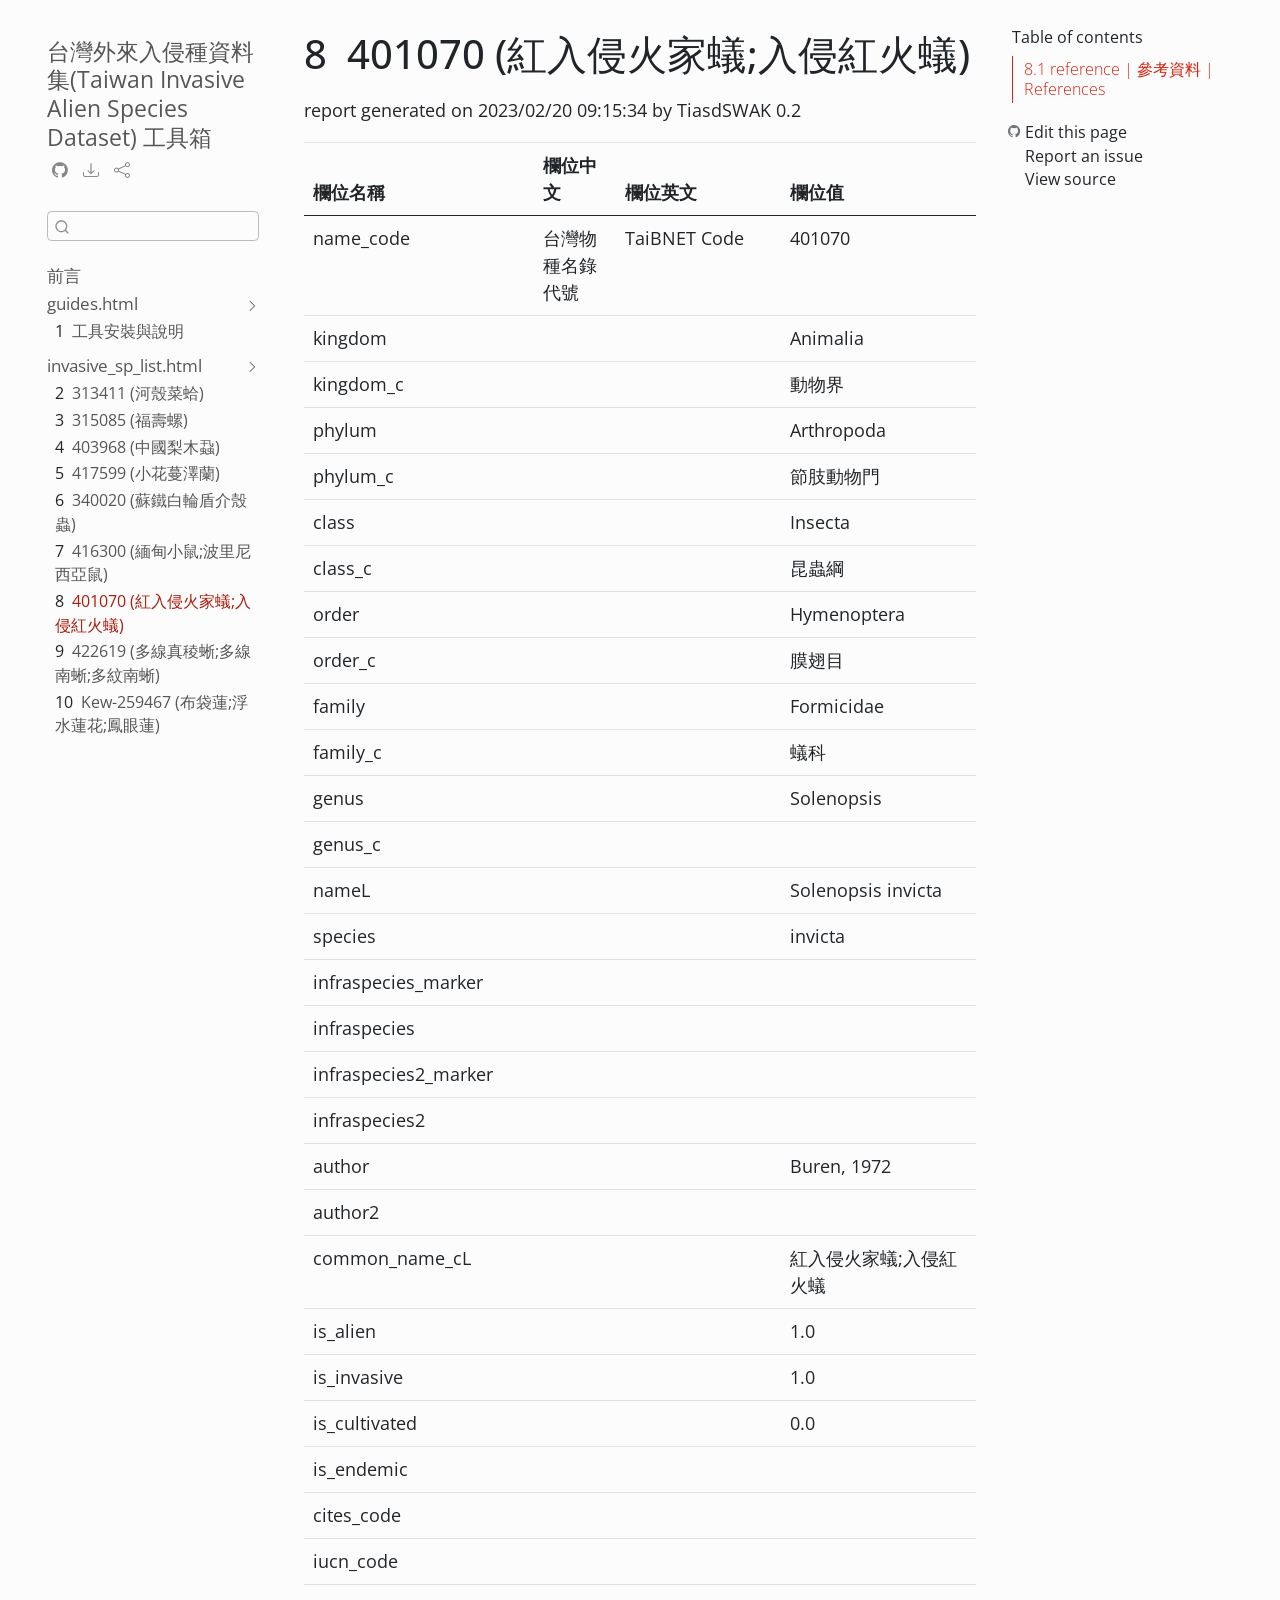
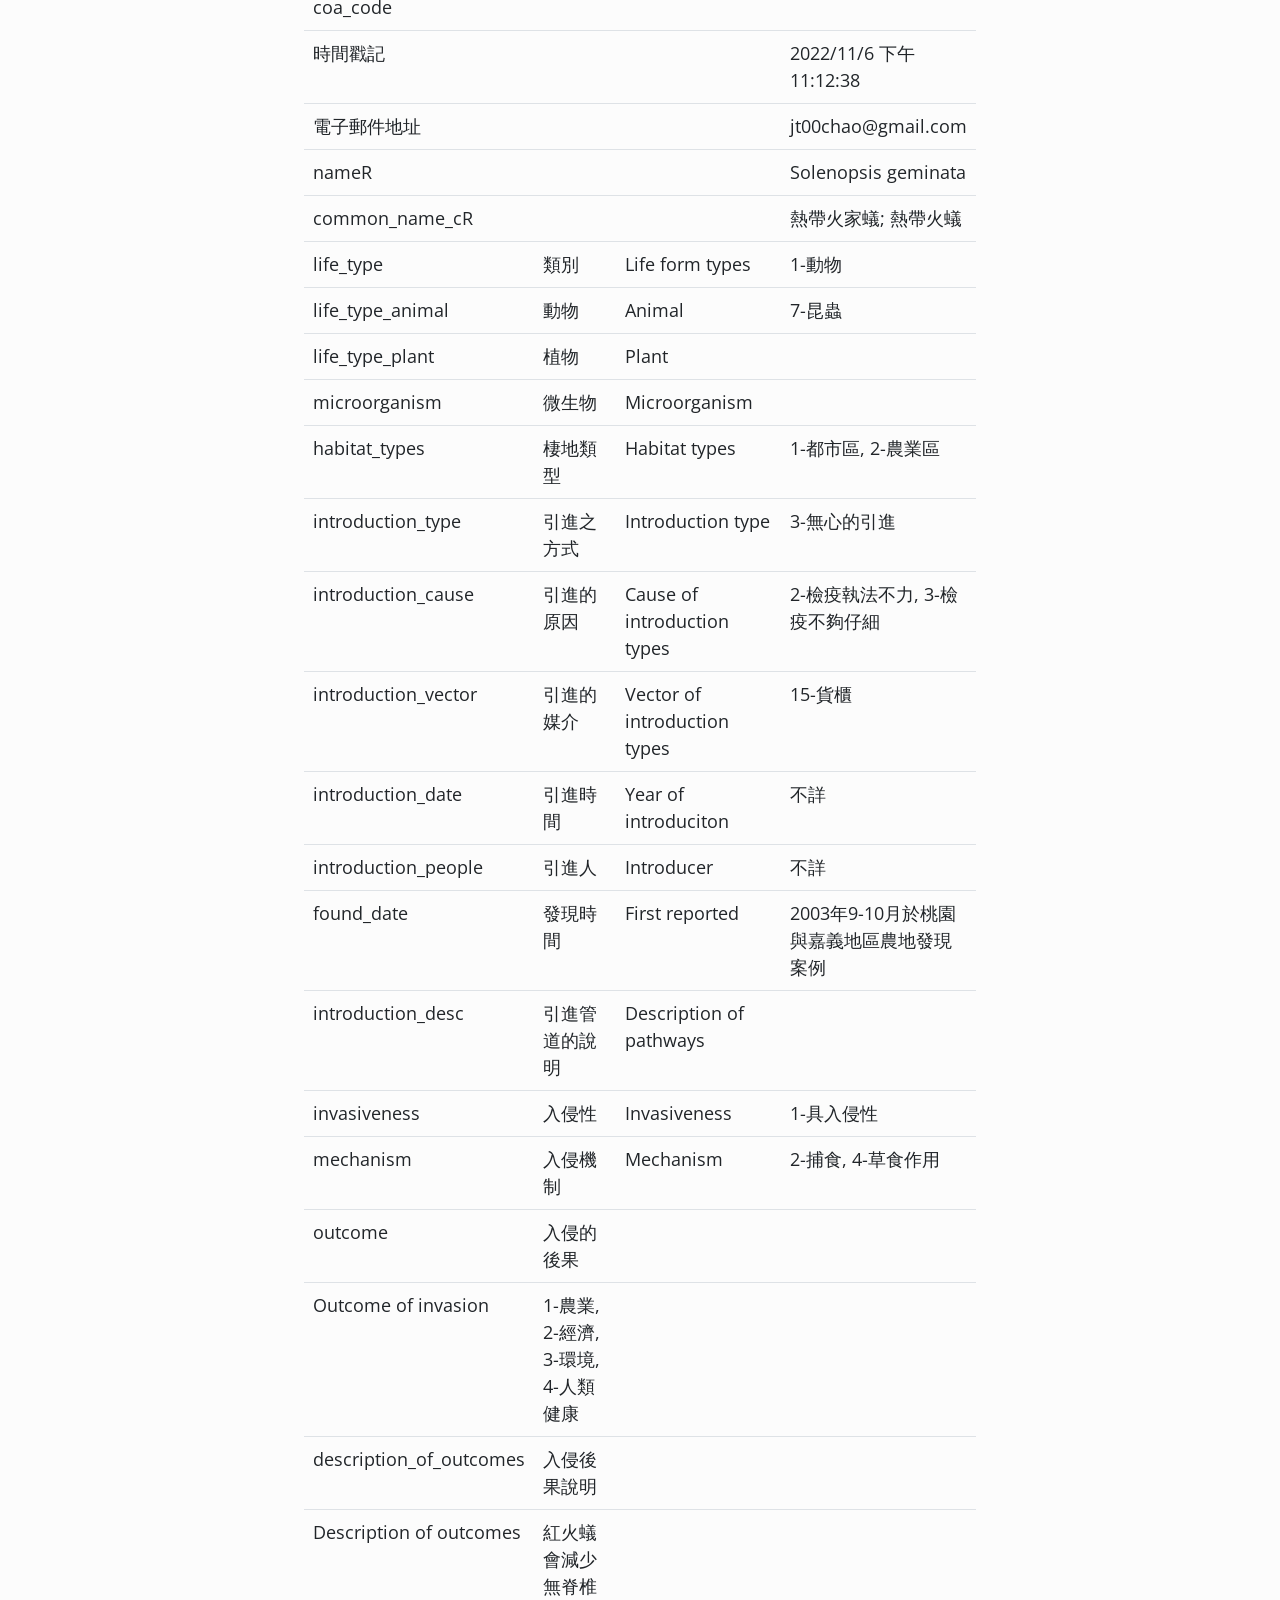
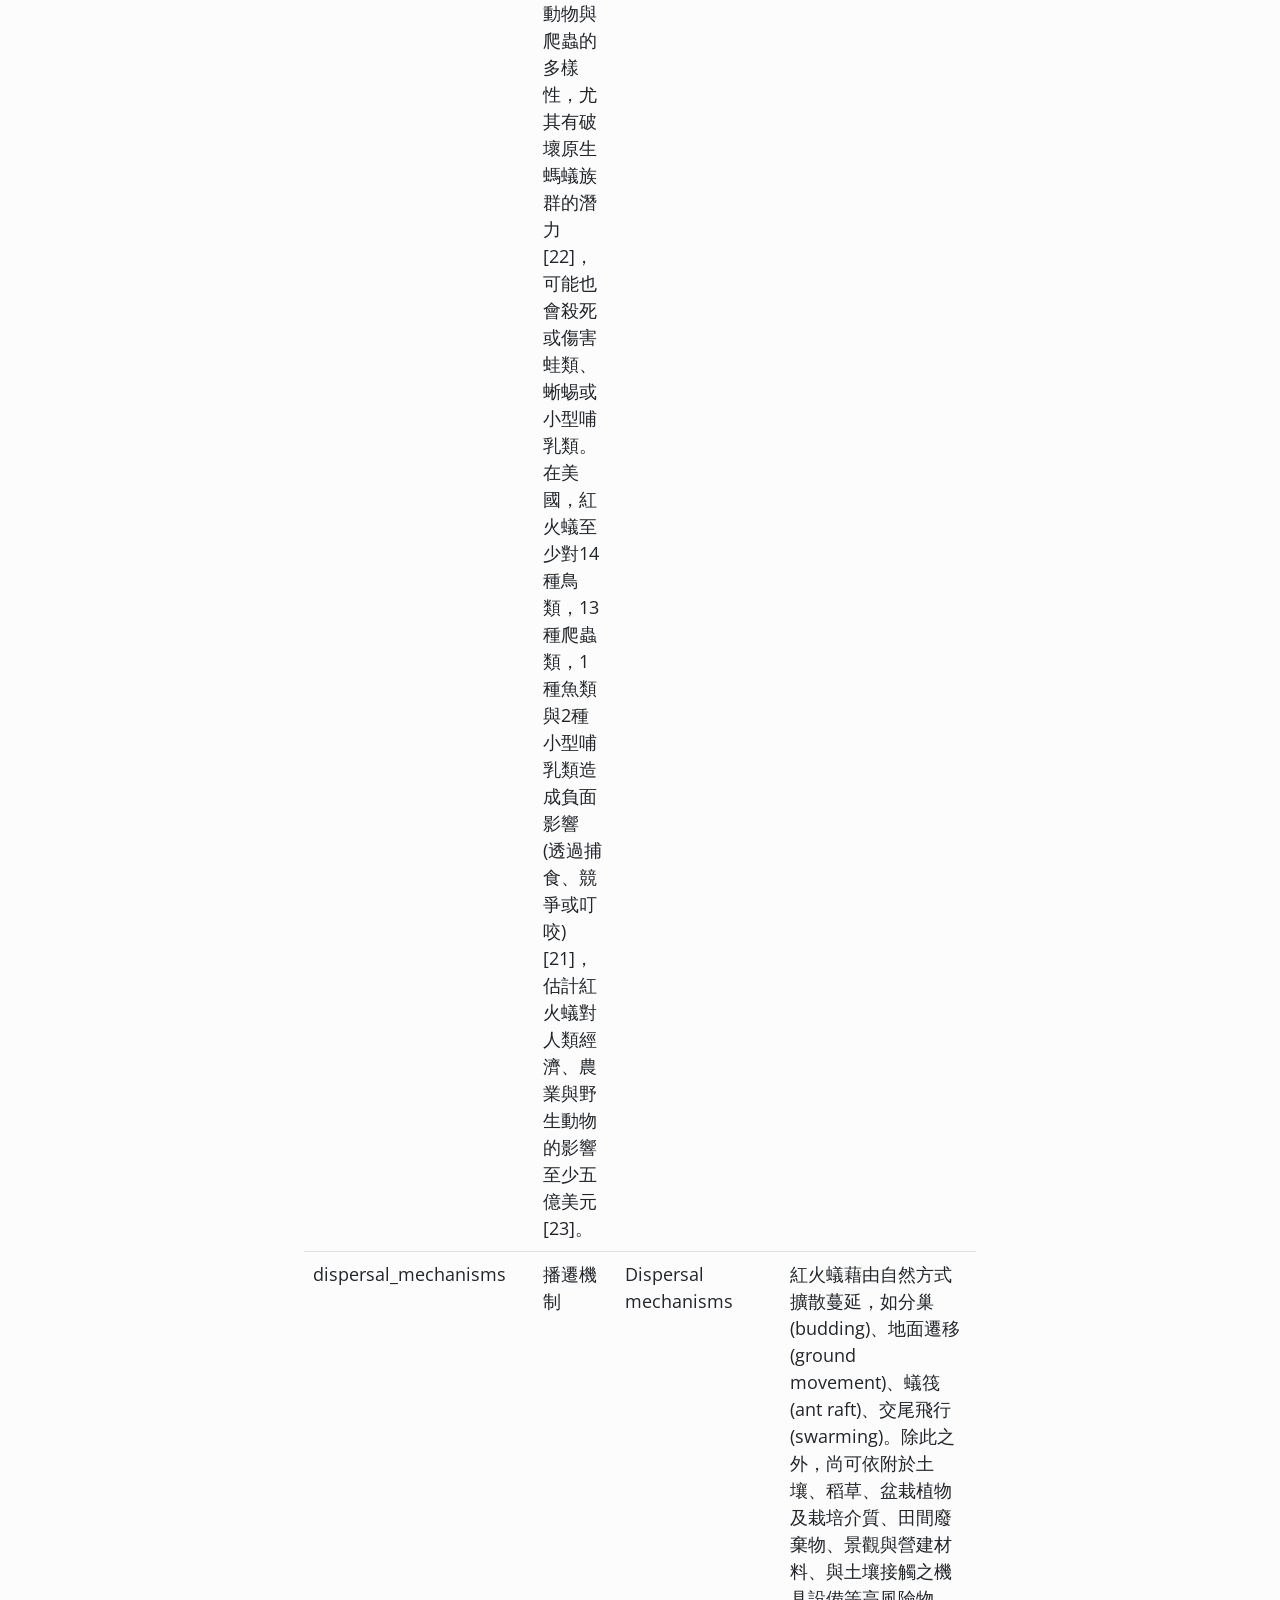
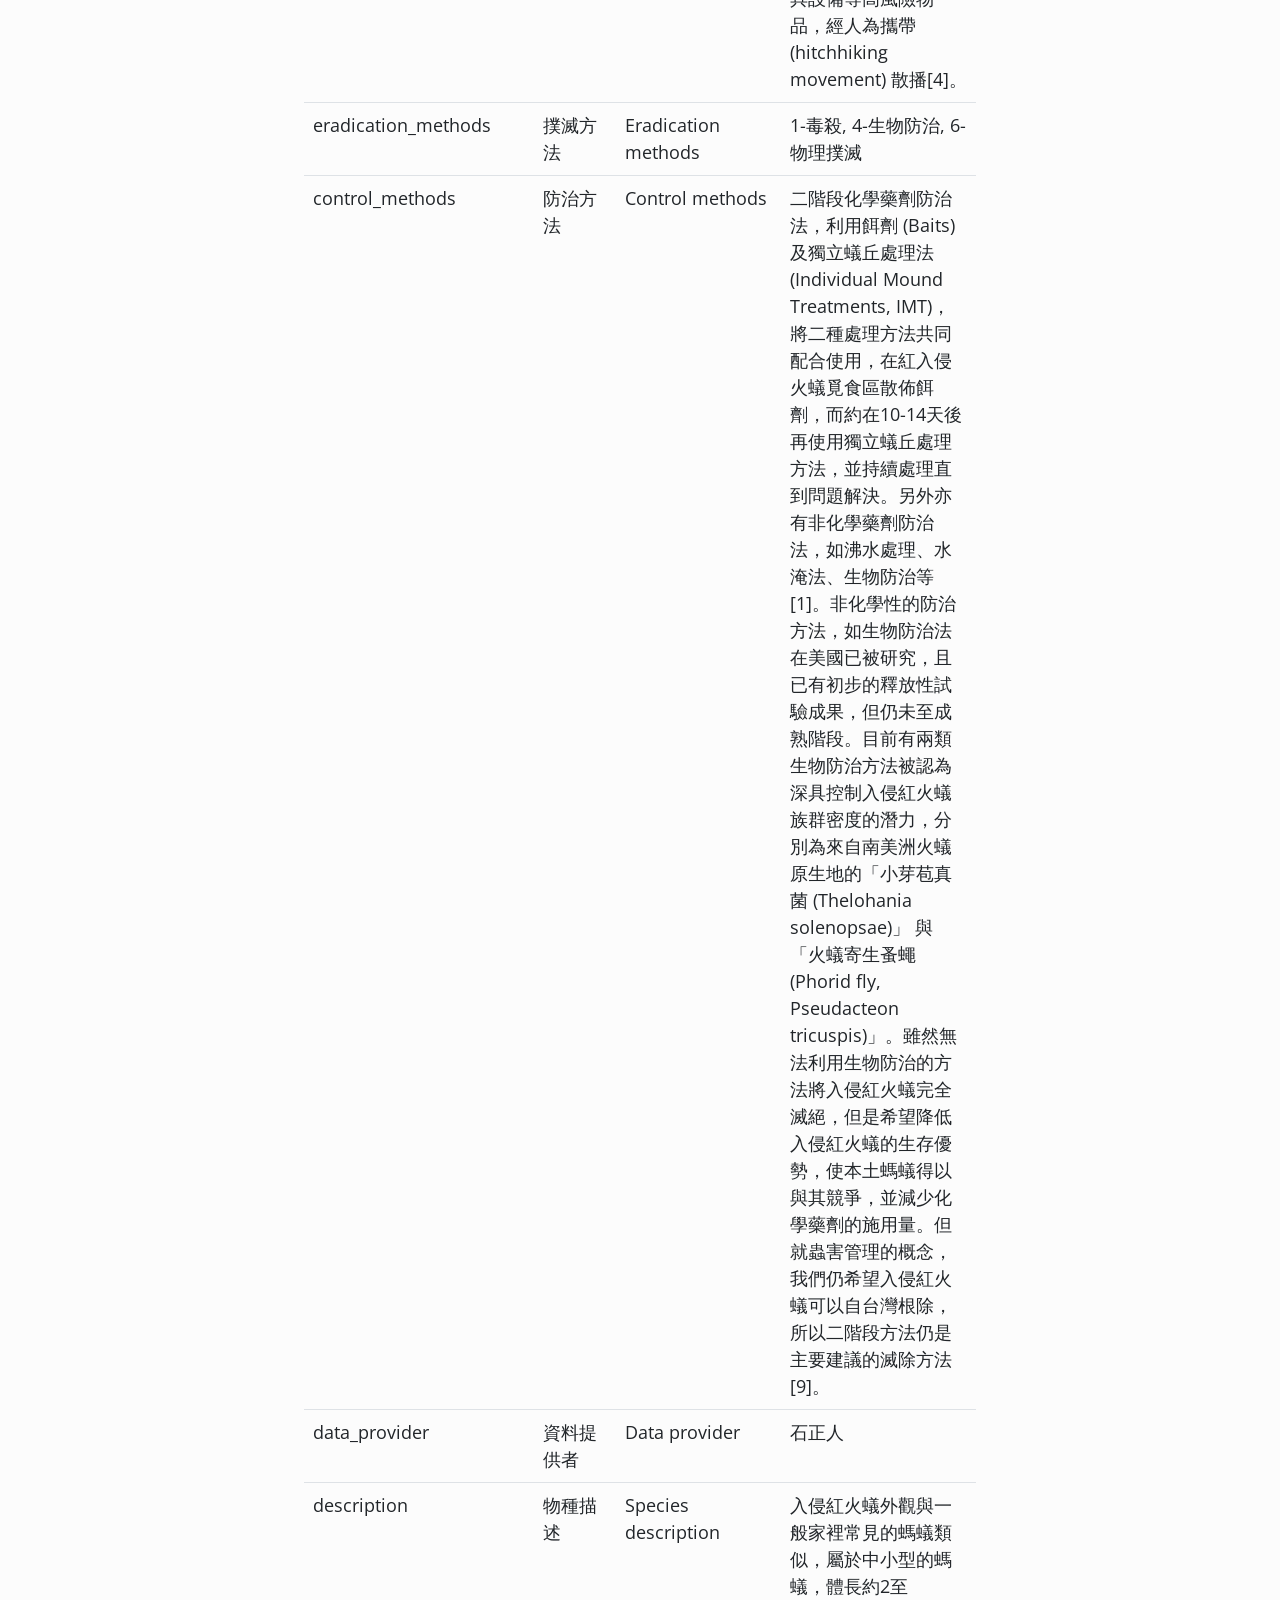
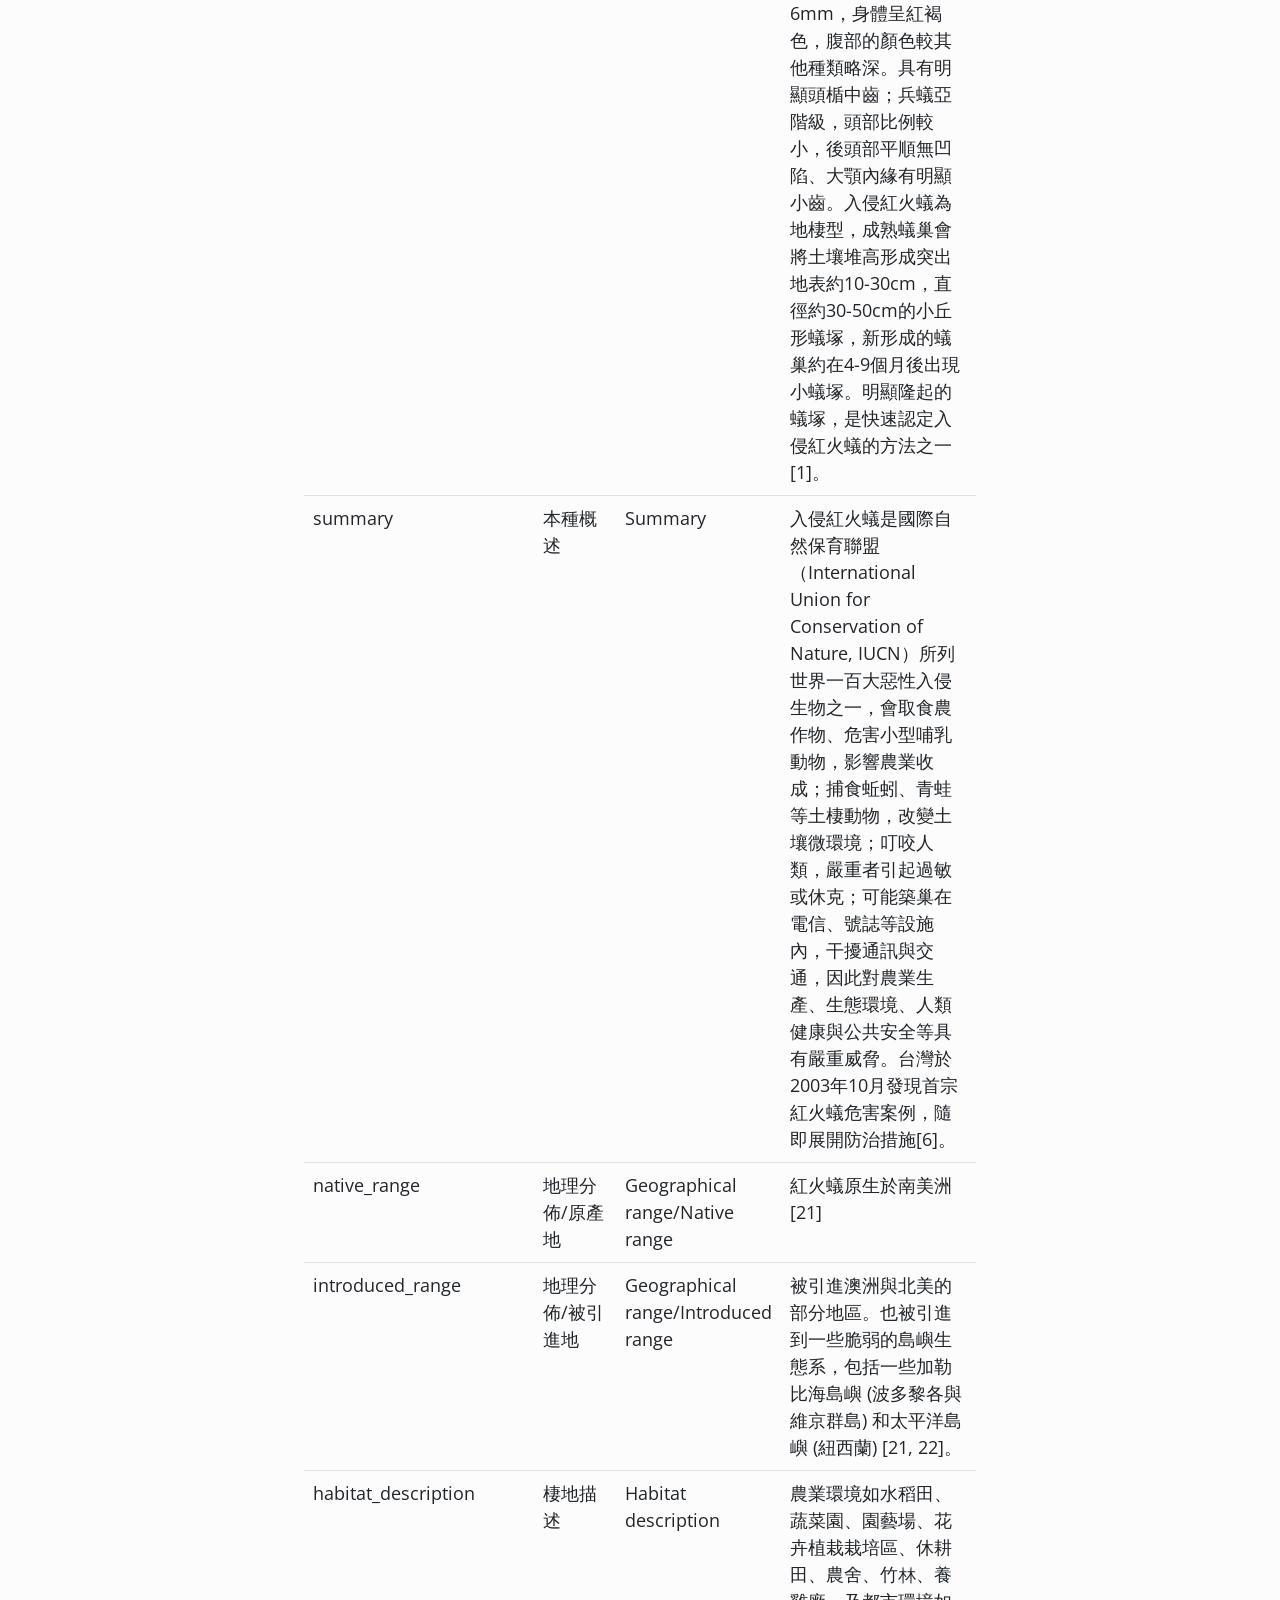
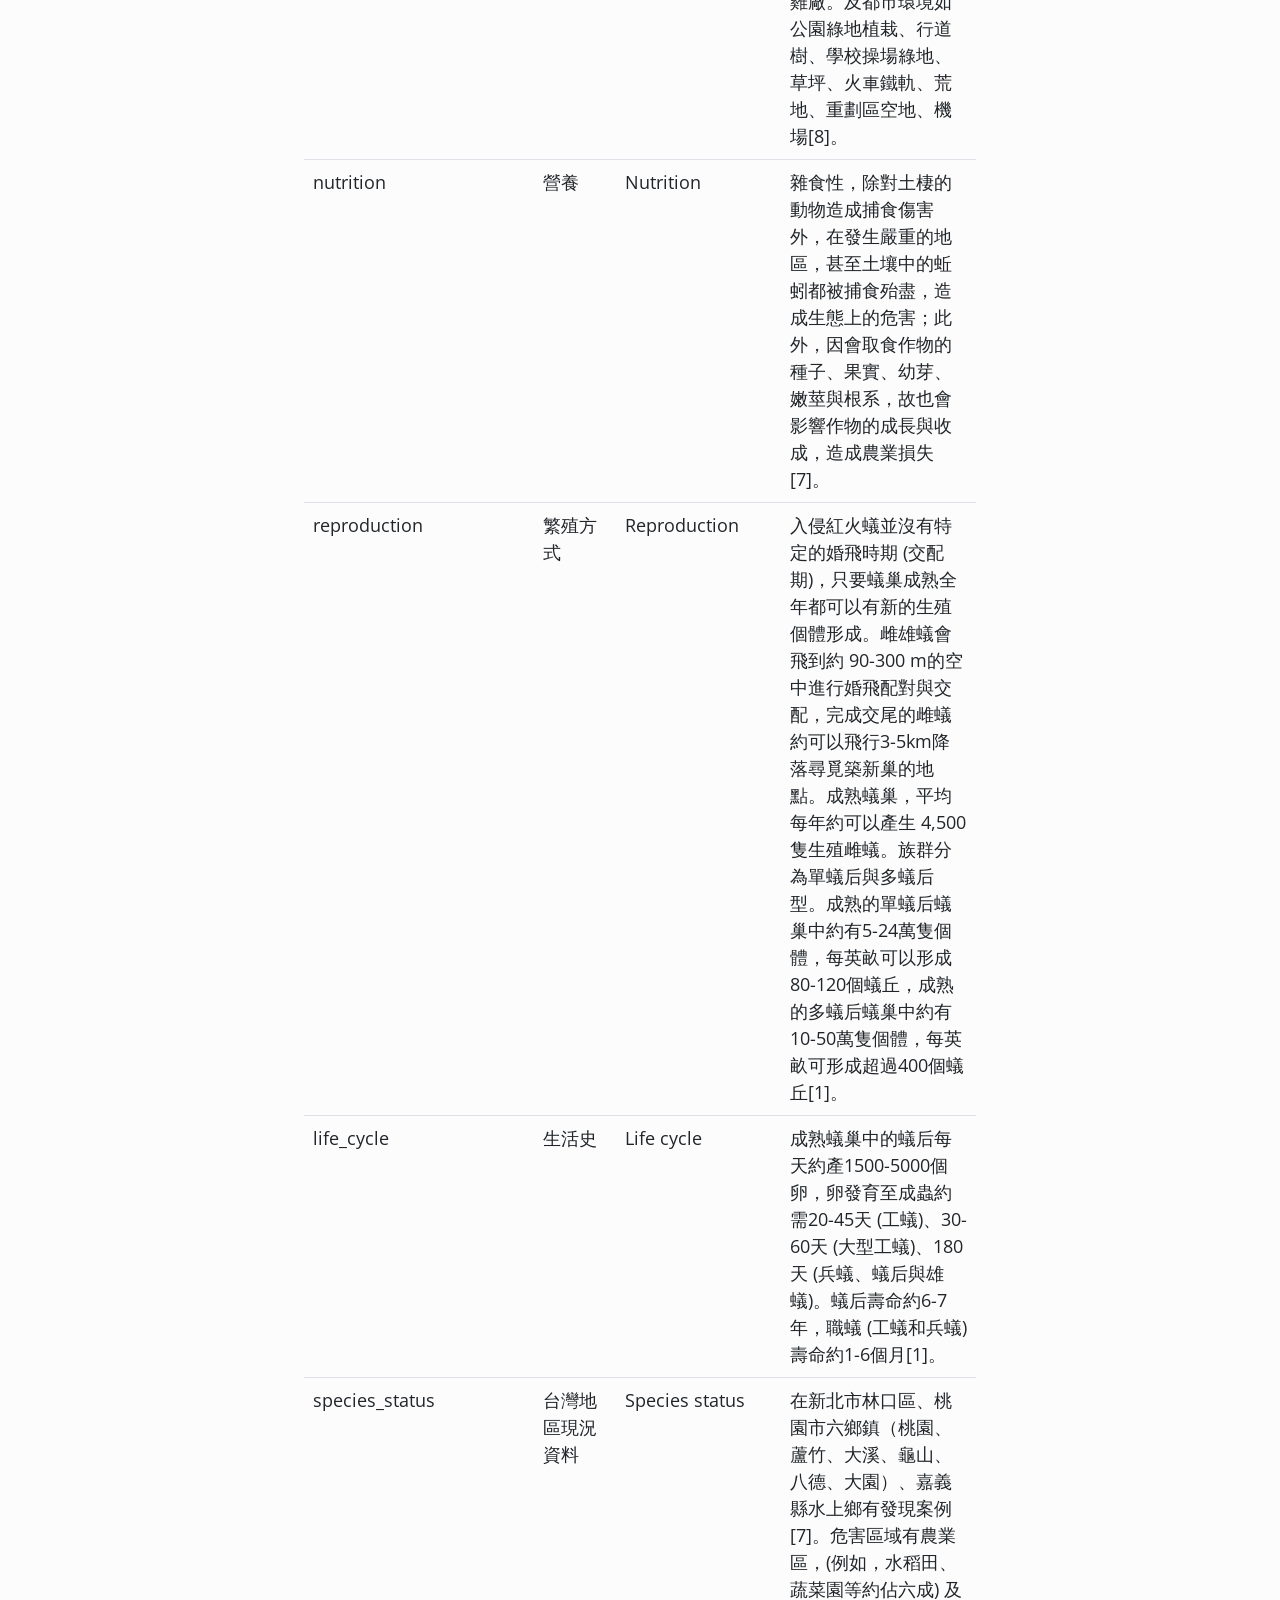
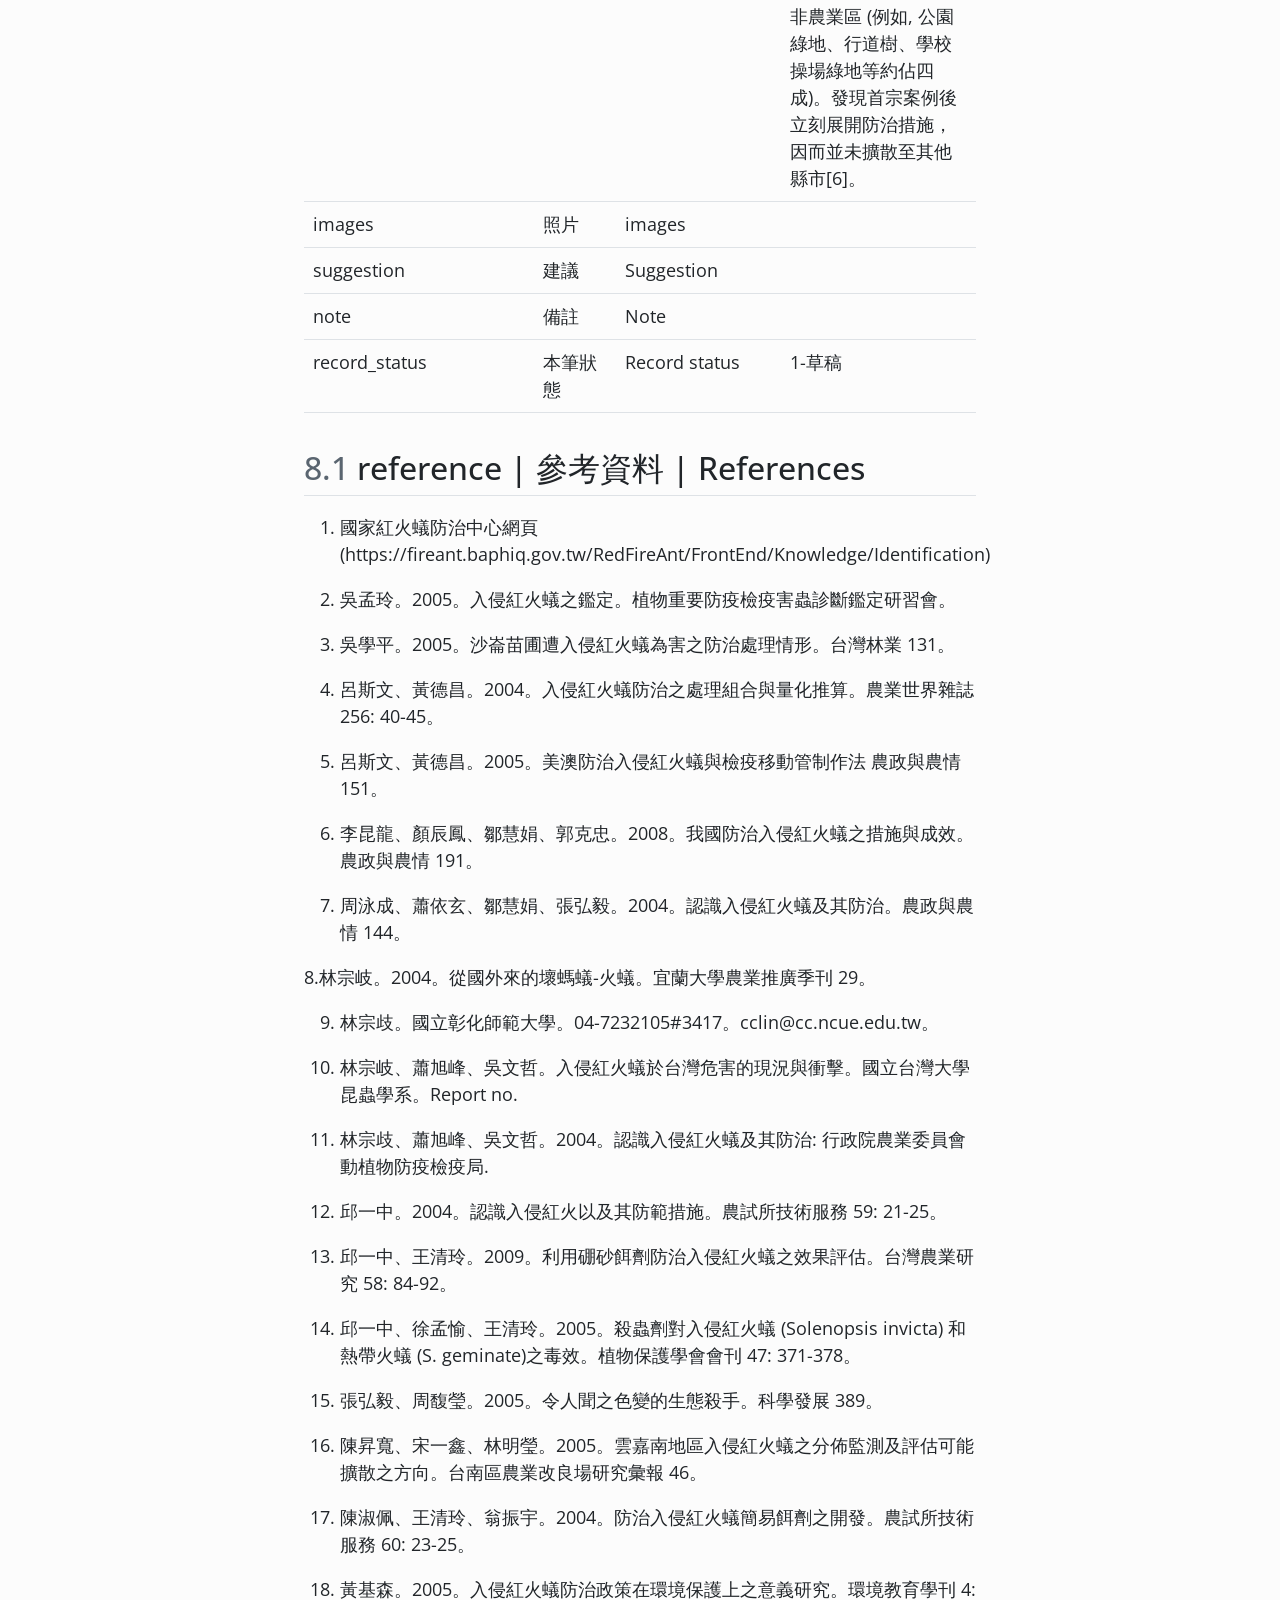
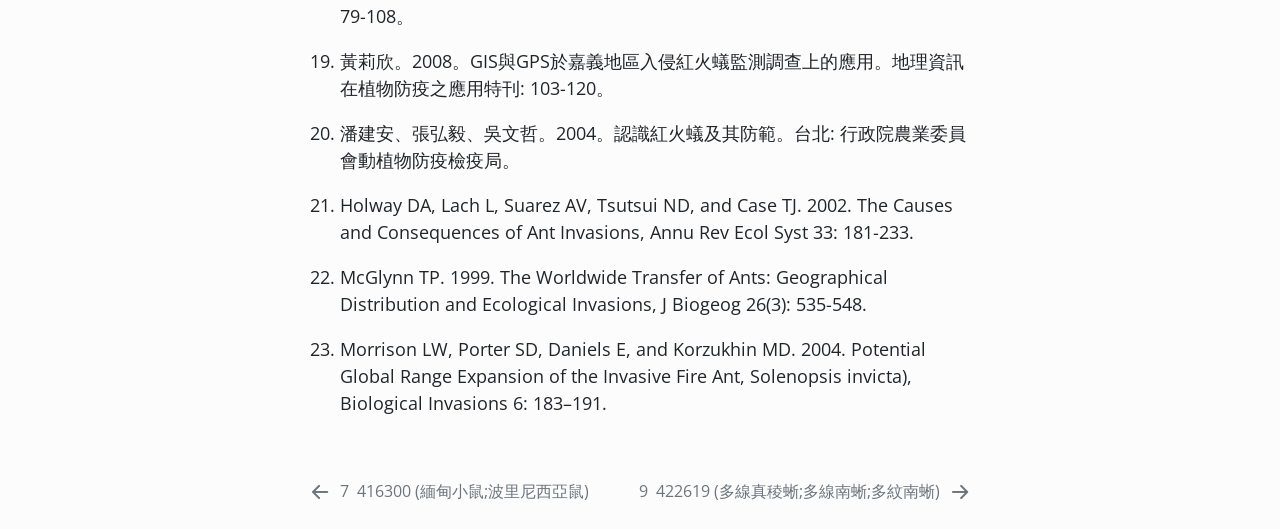
<file: docs/output/rpt_401070-紅入侵火家蟻;入侵紅火蟻.html>
<!DOCTYPE html>
<html xmlns="http://www.w3.org/1999/xhtml" lang="en" xml:lang="en"><head>

<meta charset="utf-8">
<meta name="generator" content="quarto-1.2.335">

<meta name="viewport" content="width=device-width, initial-scale=1.0, user-scalable=yes">


<title>台灣外來入侵種資料集(Taiwan Invasive Alien Species Dataset) 工具箱 - 8&nbsp; 401070 (紅入侵火家蟻;入侵紅火蟻)</title>
<style>
code{white-space: pre-wrap;}
span.smallcaps{font-variant: small-caps;}
div.columns{display: flex; gap: min(4vw, 1.5em);}
div.column{flex: auto; overflow-x: auto;}
div.hanging-indent{margin-left: 1.5em; text-indent: -1.5em;}
ul.task-list{list-style: none;}
ul.task-list li input[type="checkbox"] {
  width: 0.8em;
  margin: 0 0.8em 0.2em -1.6em;
  vertical-align: middle;
}
</style>


<script src="../site_libs/quarto-nav/quarto-nav.js"></script>
<script src="../site_libs/quarto-nav/headroom.min.js"></script>
<script src="../site_libs/clipboard/clipboard.min.js"></script>
<script src="../site_libs/quarto-search/autocomplete.umd.js"></script>
<script src="../site_libs/quarto-search/fuse.min.js"></script>
<script src="../site_libs/quarto-search/quarto-search.js"></script>
<meta name="quarto:offset" content="../">
<link href="../output/rpt_422619-多線真稜蜥;多線南蜥;多紋南蜥.html" rel="next">
<link href="../output/rpt_416300-緬甸小鼠;波里尼西亞鼠.html" rel="prev">
<script src="../site_libs/quarto-html/quarto.js"></script>
<script src="../site_libs/quarto-html/popper.min.js"></script>
<script src="../site_libs/quarto-html/tippy.umd.min.js"></script>
<script src="../site_libs/quarto-html/anchor.min.js"></script>
<link href="../site_libs/quarto-html/tippy.css" rel="stylesheet">
<link href="../site_libs/quarto-html/quarto-syntax-highlighting.css" rel="stylesheet" id="quarto-text-highlighting-styles">
<script src="../site_libs/bootstrap/bootstrap.min.js"></script>
<link href="../site_libs/bootstrap/bootstrap-icons.css" rel="stylesheet">
<link href="../site_libs/bootstrap/bootstrap.min.css" rel="stylesheet" id="quarto-bootstrap" data-mode="light">
<script id="quarto-search-options" type="application/json">{
  "location": "sidebar",
  "copy-button": false,
  "collapse-after": 3,
  "panel-placement": "start",
  "type": "textbox",
  "limit": 20,
  "language": {
    "search-no-results-text": "No results",
    "search-matching-documents-text": "matching documents",
    "search-copy-link-title": "Copy link to search",
    "search-hide-matches-text": "Hide additional matches",
    "search-more-match-text": "more match in this document",
    "search-more-matches-text": "more matches in this document",
    "search-clear-button-title": "Clear",
    "search-detached-cancel-button-title": "Cancel",
    "search-submit-button-title": "Submit"
  }
}</script>


</head>

<body class="nav-sidebar floating">

<div id="quarto-search-results"></div>
  <header id="quarto-header" class="headroom fixed-top">
  <nav class="quarto-secondary-nav" data-bs-toggle="collapse" data-bs-target="#quarto-sidebar" aria-controls="quarto-sidebar" aria-expanded="false" aria-label="Toggle sidebar navigation" onclick="if (window.quartoToggleHeadroom) { window.quartoToggleHeadroom(); }">
    <div class="container-fluid d-flex justify-content-between">
      <h1 class="quarto-secondary-nav-title"><span class="chapter-number">8</span>&nbsp; <span class="chapter-title">401070 (紅入侵火家蟻;入侵紅火蟻)</span></h1>
      <button type="button" class="quarto-btn-toggle btn" aria-label="Show secondary navigation">
        <i class="bi bi-chevron-right"></i>
      </button>
    </div>
  </nav>
</header>
<!-- content -->
<div id="quarto-content" class="quarto-container page-columns page-rows-contents page-layout-article">
<!-- sidebar -->
  <nav id="quarto-sidebar" class="sidebar collapse sidebar-navigation floating overflow-auto">
    <div class="pt-lg-2 mt-2 text-left sidebar-header">
    <div class="sidebar-title mb-0 py-0">
      <a href="../">台灣外來入侵種資料集(Taiwan Invasive Alien Species Dataset) 工具箱</a> 
        <div class="sidebar-tools-main tools-wide">
    <a href="https://github.com/LinkItONEDevGroup/tiasdswak" title="Source Code" class="sidebar-tool px-1"><i class="bi bi-github"></i></a>
    <a href="" title="Download" id="sidebar-tool-dropdown-0" class="sidebar-tool dropdown-toggle px-1" data-bs-toggle="dropdown" aria-expanded="false"><i class="bi bi-download"></i></a>
    <ul class="dropdown-menu" aria-labelledby="sidebar-tool-dropdown-0">
        <li>
          <a class="dropdown-item sidebar-tools-main-item" href="../台灣外來入侵種資料集-Taiwan-Invasive-Alien-Species-Dataset--工具箱.pdf">
            <i class="bi bi-bi-file-pdf pe-1"></i>
          Download PDF
          </a>
        </li>
        <li>
          <a class="dropdown-item sidebar-tools-main-item" href="../台灣外來入侵種資料集-Taiwan-Invasive-Alien-Species-Dataset--工具箱.epub">
            <i class="bi bi-bi-journal pe-1"></i>
          Download ePub
          </a>
        </li>
        <li>
          <a class="dropdown-item sidebar-tools-main-item" href="../台灣外來入侵種資料集-Taiwan-Invasive-Alien-Species-Dataset--工具箱.docx">
            <i class="bi bi-bi-file-word pe-1"></i>
          Download Docx
          </a>
        </li>
    </ul>
    <a href="" title="Share" id="sidebar-tool-dropdown-1" class="sidebar-tool dropdown-toggle px-1" data-bs-toggle="dropdown" aria-expanded="false"><i class="bi bi-share"></i></a>
    <ul class="dropdown-menu" aria-labelledby="sidebar-tool-dropdown-1">
        <li>
          <a class="dropdown-item sidebar-tools-main-item" href="https://www.facebook.com/sharer/sharer.php?u=|url|">
            <i class="bi bi-bi-facebook pe-1"></i>
          Facebook
          </a>
        </li>
        <li>
          <a class="dropdown-item sidebar-tools-main-item" href="https://twitter.com/intent/tweet?url=|url|">
            <i class="bi bi-bi-twitter pe-1"></i>
          Twitter
          </a>
        </li>
    </ul>
</div>
    </div>
      </div>
      <div class="mt-2 flex-shrink-0 align-items-center">
        <div class="sidebar-search">
        <div id="quarto-search" class="" title="Search"></div>
        </div>
      </div>
    <div class="sidebar-menu-container"> 
    <ul class="list-unstyled mt-1">
        <li class="sidebar-item">
  <div class="sidebar-item-container"> 
  <a href="../index.html" class="sidebar-item-text sidebar-link">前言</a>
  </div>
</li>
        <li class="sidebar-item sidebar-item-section">
      <div class="sidebar-item-container"> 
            <a href="../guides.html" class="sidebar-item-text sidebar-link">guides.html</a>
          <a class="sidebar-item-toggle text-start" data-bs-toggle="collapse" data-bs-target="#quarto-sidebar-section-1" aria-expanded="true">
            <i class="bi bi-chevron-right ms-2"></i>
          </a> 
      </div>
      <ul id="quarto-sidebar-section-1" class="collapse list-unstyled sidebar-section depth1 show">  
          <li class="sidebar-item">
  <div class="sidebar-item-container"> 
  <a href="../tiasds_toolbox.html" class="sidebar-item-text sidebar-link"><span class="chapter-number">1</span>&nbsp; <span class="chapter-title">工具安裝與說明</span></a>
  </div>
</li>
      </ul>
  </li>
        <li class="sidebar-item sidebar-item-section">
      <div class="sidebar-item-container"> 
            <a href="../invasive_sp_list.html" class="sidebar-item-text sidebar-link">invasive_sp_list.html</a>
          <a class="sidebar-item-toggle text-start" data-bs-toggle="collapse" data-bs-target="#quarto-sidebar-section-2" aria-expanded="true">
            <i class="bi bi-chevron-right ms-2"></i>
          </a> 
      </div>
      <ul id="quarto-sidebar-section-2" class="collapse list-unstyled sidebar-section depth1 show">  
          <li class="sidebar-item">
  <div class="sidebar-item-container"> 
  <a href="../output/rpt_313411-河殼菜蛤.html" class="sidebar-item-text sidebar-link"><span class="chapter-number">2</span>&nbsp; <span class="chapter-title">313411 (河殼菜蛤)</span></a>
  </div>
</li>
          <li class="sidebar-item">
  <div class="sidebar-item-container"> 
  <a href="../output/rpt_315085-福壽螺.html" class="sidebar-item-text sidebar-link"><span class="chapter-number">3</span>&nbsp; <span class="chapter-title">315085 (福壽螺)</span></a>
  </div>
</li>
          <li class="sidebar-item">
  <div class="sidebar-item-container"> 
  <a href="../output/rpt_403968-中國梨木蝨.html" class="sidebar-item-text sidebar-link"><span class="chapter-number">4</span>&nbsp; <span class="chapter-title">403968 (中國梨木蝨)</span></a>
  </div>
</li>
          <li class="sidebar-item">
  <div class="sidebar-item-container"> 
  <a href="../output/rpt_417599-小花蔓澤蘭.html" class="sidebar-item-text sidebar-link"><span class="chapter-number">5</span>&nbsp; <span class="chapter-title">417599 (小花蔓澤蘭)</span></a>
  </div>
</li>
          <li class="sidebar-item">
  <div class="sidebar-item-container"> 
  <a href="../output/rpt_340020-蘇鐵白輪盾介殼蟲.html" class="sidebar-item-text sidebar-link"><span class="chapter-number">6</span>&nbsp; <span class="chapter-title">340020 (蘇鐵白輪盾介殼蟲)</span></a>
  </div>
</li>
          <li class="sidebar-item">
  <div class="sidebar-item-container"> 
  <a href="../output/rpt_416300-緬甸小鼠;波里尼西亞鼠.html" class="sidebar-item-text sidebar-link"><span class="chapter-number">7</span>&nbsp; <span class="chapter-title">416300 (緬甸小鼠;波里尼西亞鼠)</span></a>
  </div>
</li>
          <li class="sidebar-item">
  <div class="sidebar-item-container"> 
  <a href="../output/rpt_401070-紅入侵火家蟻;入侵紅火蟻.html" class="sidebar-item-text sidebar-link active"><span class="chapter-number">8</span>&nbsp; <span class="chapter-title">401070 (紅入侵火家蟻;入侵紅火蟻)</span></a>
  </div>
</li>
          <li class="sidebar-item">
  <div class="sidebar-item-container"> 
  <a href="../output/rpt_422619-多線真稜蜥;多線南蜥;多紋南蜥.html" class="sidebar-item-text sidebar-link"><span class="chapter-number">9</span>&nbsp; <span class="chapter-title">422619 (多線真稜蜥;多線南蜥;多紋南蜥)</span></a>
  </div>
</li>
          <li class="sidebar-item">
  <div class="sidebar-item-container"> 
  <a href="../output/rpt_Kew-259467-布袋蓮;浮水蓮花;鳳眼蓮.html" class="sidebar-item-text sidebar-link"><span class="chapter-number">10</span>&nbsp; <span class="chapter-title">Kew-259467 (布袋蓮;浮水蓮花;鳳眼蓮)</span></a>
  </div>
</li>
      </ul>
  </li>
    </ul>
    </div>
</nav>
<!-- margin-sidebar -->
    <div id="quarto-margin-sidebar" class="sidebar margin-sidebar">
        <nav id="TOC" role="doc-toc" class="toc-active">
    <h2 id="toc-title">Table of contents</h2>
   
  <ul>
  <li><a href="#reference-參考資料-references" id="toc-reference-參考資料-references" class="nav-link active" data-scroll-target="#reference-參考資料-references"><span class="toc-section-number">8.1</span>  reference | 參考資料 | References</a></li>
  </ul>
<div class="toc-actions"><div><i class="bi bi-github"></i></div><div class="action-links"><p><a href="https://github.com/LinkItONEDevGroup/tiasdswak/edit/main/output/rpt_401070-紅入侵火家蟻;入侵紅火蟻.md" class="toc-action">Edit this page</a></p><p><a href="https://github.com/LinkItONEDevGroup/tiasdswak/issues/new" class="toc-action">Report an issue</a></p><p><a href="https://github.com/LinkItONEDevGroup/tiasdswak/blob/main/output/rpt_401070-紅入侵火家蟻;入侵紅火蟻.md" class="toc-action">View source</a></p></div></div></nav>
    </div>
<!-- main -->
<main class="content" id="quarto-document-content">

<header id="title-block-header" class="quarto-title-block default">
<div class="quarto-title">
<h1 class="title d-none d-lg-block"><span class="chapter-number">8</span>&nbsp; <span class="chapter-title">401070 (紅入侵火家蟻;入侵紅火蟻)</span></h1>
</div>



<div class="quarto-title-meta">

    
  
    
  </div>
  

</header>

<p>report generated on 2023/02/20 09:15:34 by TiasdSWAK 0.2</p>
<table class="table">
<colgroup>
<col style="width: 25%">
<col style="width: 25%">
<col style="width: 25%">
<col style="width: 25%">
</colgroup>
<thead>
<tr class="header">
<th>欄位名稱</th>
<th>欄位中文</th>
<th>欄位英文</th>
<th>欄位值</th>
</tr>
</thead>
<tbody>
<tr class="odd">
<td>name_code</td>
<td>台灣物種名錄代號</td>
<td>TaiBNET Code</td>
<td>401070</td>
</tr>
<tr class="even">
<td>kingdom</td>
<td></td>
<td></td>
<td>Animalia</td>
</tr>
<tr class="odd">
<td>kingdom_c</td>
<td></td>
<td></td>
<td>動物界</td>
</tr>
<tr class="even">
<td>phylum</td>
<td></td>
<td></td>
<td>Arthropoda</td>
</tr>
<tr class="odd">
<td>phylum_c</td>
<td></td>
<td></td>
<td>節肢動物門</td>
</tr>
<tr class="even">
<td>class</td>
<td></td>
<td></td>
<td>Insecta</td>
</tr>
<tr class="odd">
<td>class_c</td>
<td></td>
<td></td>
<td>昆蟲綱</td>
</tr>
<tr class="even">
<td>order</td>
<td></td>
<td></td>
<td>Hymenoptera</td>
</tr>
<tr class="odd">
<td>order_c</td>
<td></td>
<td></td>
<td>膜翅目</td>
</tr>
<tr class="even">
<td>family</td>
<td></td>
<td></td>
<td>Formicidae</td>
</tr>
<tr class="odd">
<td>family_c</td>
<td></td>
<td></td>
<td>蟻科</td>
</tr>
<tr class="even">
<td>genus</td>
<td></td>
<td></td>
<td>Solenopsis</td>
</tr>
<tr class="odd">
<td>genus_c</td>
<td></td>
<td></td>
<td></td>
</tr>
<tr class="even">
<td>nameL</td>
<td></td>
<td></td>
<td>Solenopsis invicta</td>
</tr>
<tr class="odd">
<td>species</td>
<td></td>
<td></td>
<td>invicta</td>
</tr>
<tr class="even">
<td>infraspecies_marker</td>
<td></td>
<td></td>
<td></td>
</tr>
<tr class="odd">
<td>infraspecies</td>
<td></td>
<td></td>
<td></td>
</tr>
<tr class="even">
<td>infraspecies2_marker</td>
<td></td>
<td></td>
<td></td>
</tr>
<tr class="odd">
<td>infraspecies2</td>
<td></td>
<td></td>
<td></td>
</tr>
<tr class="even">
<td>author</td>
<td></td>
<td></td>
<td>Buren, 1972</td>
</tr>
<tr class="odd">
<td>author2</td>
<td></td>
<td></td>
<td></td>
</tr>
<tr class="even">
<td>common_name_cL</td>
<td></td>
<td></td>
<td>紅入侵火家蟻;入侵紅火蟻</td>
</tr>
<tr class="odd">
<td>is_alien</td>
<td></td>
<td></td>
<td>1.0</td>
</tr>
<tr class="even">
<td>is_invasive</td>
<td></td>
<td></td>
<td>1.0</td>
</tr>
<tr class="odd">
<td>is_cultivated</td>
<td></td>
<td></td>
<td>0.0</td>
</tr>
<tr class="even">
<td>is_endemic</td>
<td></td>
<td></td>
<td></td>
</tr>
<tr class="odd">
<td>cites_code</td>
<td></td>
<td></td>
<td></td>
</tr>
<tr class="even">
<td>iucn_code</td>
<td></td>
<td></td>
<td></td>
</tr>
<tr class="odd">
<td>coa_code</td>
<td></td>
<td></td>
<td></td>
</tr>
<tr class="even">
<td>時間戳記</td>
<td></td>
<td></td>
<td>2022/11/6 下午 11:12:38</td>
</tr>
<tr class="odd">
<td>電子郵件地址</td>
<td></td>
<td></td>
<td>jt00chao@gmail.com</td>
</tr>
<tr class="even">
<td>nameR</td>
<td></td>
<td></td>
<td>Solenopsis geminata</td>
</tr>
<tr class="odd">
<td>common_name_cR</td>
<td></td>
<td></td>
<td>熱帶火家蟻; 熱帶火蟻</td>
</tr>
<tr class="even">
<td>life_type</td>
<td>類別</td>
<td>Life form types</td>
<td>1-動物</td>
</tr>
<tr class="odd">
<td>life_type_animal</td>
<td>動物</td>
<td>Animal</td>
<td>7-昆蟲</td>
</tr>
<tr class="even">
<td>life_type_plant</td>
<td>植物</td>
<td>Plant</td>
<td></td>
</tr>
<tr class="odd">
<td>microorganism</td>
<td>微生物</td>
<td>Microorganism</td>
<td></td>
</tr>
<tr class="even">
<td>habitat_types</td>
<td>棲地類型</td>
<td>Habitat types</td>
<td>1-都市區, 2-農業區</td>
</tr>
<tr class="odd">
<td>introduction_type</td>
<td>引進之方式</td>
<td>Introduction type</td>
<td>3-無心的引進</td>
</tr>
<tr class="even">
<td>introduction_cause</td>
<td>引進的原因</td>
<td>Cause of introduction types</td>
<td>2-檢疫執法不力, 3-檢疫不夠仔細</td>
</tr>
<tr class="odd">
<td>introduction_vector</td>
<td>引進的媒介</td>
<td>Vector of introduction types</td>
<td>15-貨櫃</td>
</tr>
<tr class="even">
<td>introduction_date</td>
<td>引進時間</td>
<td>Year of introduciton</td>
<td>不詳</td>
</tr>
<tr class="odd">
<td>introduction_people</td>
<td>引進人</td>
<td>Introducer</td>
<td>不詳</td>
</tr>
<tr class="even">
<td>found_date</td>
<td>發現時間</td>
<td>First reported</td>
<td>2003年9-10月於桃園與嘉義地區農地發現案例</td>
</tr>
<tr class="odd">
<td>introduction_desc</td>
<td>引進管道的說明</td>
<td>Description of pathways</td>
<td></td>
</tr>
<tr class="even">
<td>invasiveness</td>
<td>入侵性</td>
<td>Invasiveness</td>
<td>1-具入侵性</td>
</tr>
<tr class="odd">
<td>mechanism</td>
<td>入侵機制</td>
<td>Mechanism</td>
<td>2-捕食, 4-草食作用</td>
</tr>
<tr class="even">
<td>outcome</td>
<td>入侵的後果</td>
<td></td>
<td></td>
</tr>
<tr class="odd">
<td>Outcome of invasion</td>
<td>1-農業, 2-經濟, 3-環境, 4-人類健康</td>
<td></td>
<td></td>
</tr>
<tr class="even">
<td>description_of_outcomes</td>
<td>入侵後果說明</td>
<td></td>
<td></td>
</tr>
<tr class="odd">
<td>Description of outcomes</td>
<td>紅火蟻會減少無脊椎動物與爬蟲的多樣性，尤其有破壞原生螞蟻族群的潛力[22]，可能也會殺死或傷害蛙類、蜥蜴或小型哺乳類。在美國，紅火蟻至少對14種鳥類，13種爬蟲類，1種魚類與2種小型哺乳類造成負面影響 (透過捕食、競爭或叮咬)[21]，估計紅火蟻對人類經濟、農業與野生動物的影響至少五億美元[23]。</td>
<td></td>
<td></td>
</tr>
<tr class="even">
<td>dispersal_mechanisms</td>
<td>播遷機制</td>
<td>Dispersal mechanisms</td>
<td>紅火蟻藉由自然方式擴散蔓延，如分巢 (budding)、地面遷移 (ground movement)、蟻筏 (ant raft)、交尾飛行 (swarming)。除此之外，尚可依附於土壤、稻草、盆栽植物及栽培介質、田間廢棄物、景觀與營建材料、與土壤接觸之機具設備等高風險物品，經人為攜帶 (hitchhiking movement) 散播[4]。</td>
</tr>
<tr class="odd">
<td>eradication_methods</td>
<td>撲滅方法</td>
<td>Eradication methods</td>
<td>1-毒殺, 4-生物防治, 6-物理撲滅</td>
</tr>
<tr class="even">
<td>control_methods</td>
<td>防治方法</td>
<td>Control methods</td>
<td>二階段化學藥劑防治法，利用餌劑 (Baits) 及獨立蟻丘處理法 (Individual Mound Treatments, IMT)，將二種處理方法共同配合使用，在紅入侵火蟻覓食區散佈餌劑，而約在10-14天後再使用獨立蟻丘處理方法，並持續處理直到問題解決。另外亦有非化學藥劑防治法，如沸水處理、水淹法、生物防治等[1]。非化學性的防治方法，如生物防治法在美國已被研究，且已有初步的釋放性試驗成果，但仍未至成熟階段。目前有兩類生物防治方法被認為深具控制入侵紅火蟻族群密度的潛力，分別為來自南美洲火蟻原生地的「小芽苞真菌 (Thelohania solenopsae)」 與「火蟻寄生蚤蠅 (Phorid fly, Pseudacteon tricuspis)」。雖然無法利用生物防治的方法將入侵紅火蟻完全滅絕，但是希望降低入侵紅火蟻的生存優勢，使本土螞蟻得以與其競爭，並減少化學藥劑的施用量。但就蟲害管理的概念，我們仍希望入侵紅火蟻可以自台灣根除，所以二階段方法仍是主要建議的滅除方法[9]。</td>
</tr>
<tr class="odd">
<td>data_provider</td>
<td>資料提供者</td>
<td>Data provider</td>
<td>石正人</td>
</tr>
<tr class="even">
<td>description</td>
<td>物種描述</td>
<td>Species description</td>
<td>入侵紅火蟻外觀與一般家裡常見的螞蟻類似，屬於中小型的螞蟻，體長約2至6mm，身體呈紅褐色，腹部的顏色較其他種類略深。具有明顯頭楯中齒；兵蟻亞階級，頭部比例較小，後頭部平順無凹陷、大顎內緣有明顯小齒。入侵紅火蟻為地棲型，成熟蟻巢會將土壤堆高形成突出地表約10-30cm，直徑約30-50cm的小丘形蟻塚，新形成的蟻巢約在4-9個月後出現小蟻塚。明顯隆起的蟻塚，是快速認定入侵紅火蟻的方法之一[1]。</td>
</tr>
<tr class="odd">
<td>summary</td>
<td>本種概述</td>
<td>Summary</td>
<td>入侵紅火蟻是國際自然保育聯盟（International Union for Conservation of Nature, IUCN）所列世界一百大惡性入侵生物之一，會取食農作物、危害小型哺乳動物，影響農業收成；捕食蚯蚓、青蛙等土棲動物，改變土壤微環境；叮咬人類，嚴重者引起過敏或休克；可能築巢在電信、號誌等設施內，干擾通訊與交通，因此對農業生產、生態環境、人類健康與公共安全等具有嚴重威脅。台灣於2003年10月發現首宗紅火蟻危害案例，隨即展開防治措施[6]。</td>
</tr>
<tr class="even">
<td>native_range</td>
<td>地理分佈/原產地</td>
<td>Geographical range/Native range</td>
<td>紅火蟻原生於南美洲[21]</td>
</tr>
<tr class="odd">
<td>introduced_range</td>
<td>地理分佈/被引進地</td>
<td>Geographical range/Introduced range</td>
<td>被引進澳洲與北美的部分地區。也被引進到一些脆弱的島嶼生態系，包括一些加勒比海島嶼 (波多黎各與維京群島) 和太平洋島嶼 (紐西蘭) [21, 22]。</td>
</tr>
<tr class="even">
<td>habitat_description</td>
<td>棲地描述</td>
<td>Habitat description</td>
<td>農業環境如水稻田、蔬菜園、園藝場、花卉植栽栽培區、休耕田、農舍、竹林、養雞廠。及都市環境如公園綠地植栽、行道樹、學校操場綠地、草坪、火車鐵軌、荒地、重劃區空地、機場[8]。</td>
</tr>
<tr class="odd">
<td>nutrition</td>
<td>營養</td>
<td>Nutrition</td>
<td>雜食性，除對土棲的動物造成捕食傷害外，在發生嚴重的地區，甚至土壤中的蚯蚓都被捕食殆盡，造成生態上的危害；此外，因會取食作物的種子、果實、幼芽、嫩莖與根系，故也會影響作物的成長與收成，造成農業損失[7]。</td>
</tr>
<tr class="even">
<td>reproduction</td>
<td>繁殖方式</td>
<td>Reproduction</td>
<td>入侵紅火蟻並沒有特定的婚飛時期 (交配期)，只要蟻巢成熟全年都可以有新的生殖個體形成。雌雄蟻會飛到約 90-300 m的空中進行婚飛配對與交配，完成交尾的雌蟻約可以飛行3-5km降落尋覓築新巢的地點。成熟蟻巢，平均每年約可以產生 4,500隻生殖雌蟻。族群分為單蟻后與多蟻后型。成熟的單蟻后蟻巢中約有5-24萬隻個體，每英畝可以形成80-120個蟻丘，成熟的多蟻后蟻巢中約有10-50萬隻個體，每英畝可形成超過400個蟻丘[1]。</td>
</tr>
<tr class="odd">
<td>life_cycle</td>
<td>生活史</td>
<td>Life cycle</td>
<td>成熟蟻巢中的蟻后每天約產1500-5000個卵，卵發育至成蟲約需20-45天 (工蟻)、30-60天 (大型工蟻)、180天 (兵蟻、蟻后與雄蟻)。蟻后壽命約6-7年，職蟻 (工蟻和兵蟻) 壽命約1-6個月[1]。</td>
</tr>
<tr class="even">
<td>species_status</td>
<td>台灣地區現況資料</td>
<td>Species status</td>
<td>在新北市林口區、桃園市六鄉鎮（桃園、蘆竹、大溪、龜山、八德、大園）、嘉義縣水上鄉有發現案例[7]。危害區域有農業區，(例如，水稻田、蔬菜園等約佔六成) 及非農業區 (例如, 公園綠地、行道樹、學校操場綠地等約佔四成)。發現首宗案例後立刻展開防治措施，因而並未擴散至其他縣市[6]。</td>
</tr>
<tr class="odd">
<td>images</td>
<td>照片</td>
<td>images</td>
<td></td>
</tr>
<tr class="even">
<td>suggestion</td>
<td>建議</td>
<td>Suggestion</td>
<td></td>
</tr>
<tr class="odd">
<td>note</td>
<td>備註</td>
<td>Note</td>
<td></td>
</tr>
<tr class="even">
<td>record_status</td>
<td>本筆狀態</td>
<td>Record status</td>
<td>1-草稿</td>
</tr>
</tbody>
</table>
<section id="reference-參考資料-references" class="level2" data-number="8.1">
<h2 data-number="8.1" class="anchored" data-anchor-id="reference-參考資料-references"><span class="header-section-number">8.1</span> reference | 參考資料 | References</h2>
<ol type="1">
<li><p>國家紅火蟻防治中心網頁 (https://fireant.baphiq.gov.tw/RedFireAnt/FrontEnd/Knowledge/Identification)</p></li>
<li><p>吳孟玲。2005。入侵紅火蟻之鑑定。植物重要防疫檢疫害蟲診斷鑑定研習會。</p></li>
<li><p>吳學平。2005。沙崙苗圃遭入侵紅火蟻為害之防治處理情形。台灣林業 131。</p></li>
<li><p>呂斯文、黃德昌。2004。入侵紅火蟻防治之處理組合與量化推算。農業世界雜誌 256: 40-45。</p></li>
<li><p>呂斯文、黃德昌。2005。美澳防治入侵紅火蟻與檢疫移動管制作法 農政與農情 151。</p></li>
<li><p>李昆龍、顏辰鳳、鄒慧娟、郭克忠。2008。我國防治入侵紅火蟻之措施與成效。農政與農情 191。</p></li>
<li><p>周泳成、蕭依玄、鄒慧娟、張弘毅。2004。認識入侵紅火蟻及其防治。農政與農情 144。</p></li>
</ol>
<p>8.林宗岐。2004。從國外來的壞螞蟻-火蟻。宜蘭大學農業推廣季刊 29。</p>
<ol start="9" type="1">
<li><p>林宗歧。國立彰化師範大學。04-7232105#3417。cclin@cc.ncue.edu.tw。</p></li>
<li><p>林宗岐、蕭旭峰、吳文哲。入侵紅火蟻於台灣危害的現況與衝擊。國立台灣大學昆蟲學系。Report no.</p></li>
<li><p>林宗歧、蕭旭峰、吳文哲。2004。認識入侵紅火蟻及其防治: 行政院農業委員會動植物防疫檢疫局.</p></li>
<li><p>邱一中。2004。認識入侵紅火以及其防範措施。農試所技術服務 59: 21-25。</p></li>
<li><p>邱一中、王清玲。2009。利用硼砂餌劑防治入侵紅火蟻之效果評估。台灣農業研究 58: 84-92。</p></li>
<li><p>邱一中、徐孟愉、王清玲。2005。殺蟲劑對入侵紅火蟻 (Solenopsis invicta) 和熱帶火蟻 (S. geminate)之毒效。植物保護學會會刊 47: 371-378。</p></li>
<li><p>張弘毅、周馥瑩。2005。令人聞之色變的生態殺手。科學發展 389。</p></li>
<li><p>陳昇寬、宋一鑫、林明瑩。2005。雲嘉南地區入侵紅火蟻之分佈監測及評估可能擴散之方向。台南區農業改良場研究彙報 46。</p></li>
<li><p>陳淑佩、王清玲、翁振宇。2004。防治入侵紅火蟻簡易餌劑之開發。農試所技術服務 60: 23-25。</p></li>
<li><p>黃基森。2005。入侵紅火蟻防治政策在環境保護上之意義研究。環境教育學刊 4: 79-108。</p></li>
<li><p>黃莉欣。2008。GIS與GPS於嘉義地區入侵紅火蟻監測調查上的應用。地理資訊在植物防疫之應用特刊: 103-120。</p></li>
<li><p>潘建安、張弘毅、吳文哲。2004。認識紅火蟻及其防範。台北: 行政院農業委員會動植物防疫檢疫局。</p></li>
<li><p>Holway DA, Lach L, Suarez AV, Tsutsui ND, and Case TJ. 2002. The Causes and Consequences of Ant Invasions, Annu Rev Ecol Syst 33: 181-233.</p></li>
<li><p>McGlynn TP. 1999. The Worldwide Transfer of Ants: Geographical Distribution and Ecological Invasions, J Biogeog 26(3): 535-548.</p></li>
<li><p>Morrison LW, Porter SD, Daniels E, and Korzukhin MD. 2004. Potential Global Range Expansion of the Invasive Fire Ant, Solenopsis invicta), Biological Invasions 6: 183–191.</p></li>
</ol>


</section>

</main> <!-- /main -->
<script id="quarto-html-after-body" type="application/javascript">
window.document.addEventListener("DOMContentLoaded", function (event) {
  const toggleBodyColorMode = (bsSheetEl) => {
    const mode = bsSheetEl.getAttribute("data-mode");
    const bodyEl = window.document.querySelector("body");
    if (mode === "dark") {
      bodyEl.classList.add("quarto-dark");
      bodyEl.classList.remove("quarto-light");
    } else {
      bodyEl.classList.add("quarto-light");
      bodyEl.classList.remove("quarto-dark");
    }
  }
  const toggleBodyColorPrimary = () => {
    const bsSheetEl = window.document.querySelector("link#quarto-bootstrap");
    if (bsSheetEl) {
      toggleBodyColorMode(bsSheetEl);
    }
  }
  toggleBodyColorPrimary();  
  const icon = "";
  const anchorJS = new window.AnchorJS();
  anchorJS.options = {
    placement: 'right',
    icon: icon
  };
  anchorJS.add('.anchored');
  const clipboard = new window.ClipboardJS('.code-copy-button', {
    target: function(trigger) {
      return trigger.previousElementSibling;
    }
  });
  clipboard.on('success', function(e) {
    // button target
    const button = e.trigger;
    // don't keep focus
    button.blur();
    // flash "checked"
    button.classList.add('code-copy-button-checked');
    var currentTitle = button.getAttribute("title");
    button.setAttribute("title", "Copied!");
    let tooltip;
    if (window.bootstrap) {
      button.setAttribute("data-bs-toggle", "tooltip");
      button.setAttribute("data-bs-placement", "left");
      button.setAttribute("data-bs-title", "Copied!");
      tooltip = new bootstrap.Tooltip(button, 
        { trigger: "manual", 
          customClass: "code-copy-button-tooltip",
          offset: [0, -8]});
      tooltip.show();    
    }
    setTimeout(function() {
      if (tooltip) {
        tooltip.hide();
        button.removeAttribute("data-bs-title");
        button.removeAttribute("data-bs-toggle");
        button.removeAttribute("data-bs-placement");
      }
      button.setAttribute("title", currentTitle);
      button.classList.remove('code-copy-button-checked');
    }, 1000);
    // clear code selection
    e.clearSelection();
  });
  function tippyHover(el, contentFn) {
    const config = {
      allowHTML: true,
      content: contentFn,
      maxWidth: 500,
      delay: 100,
      arrow: false,
      appendTo: function(el) {
          return el.parentElement;
      },
      interactive: true,
      interactiveBorder: 10,
      theme: 'quarto',
      placement: 'bottom-start'
    };
    window.tippy(el, config); 
  }
  const noterefs = window.document.querySelectorAll('a[role="doc-noteref"]');
  for (var i=0; i<noterefs.length; i++) {
    const ref = noterefs[i];
    tippyHover(ref, function() {
      // use id or data attribute instead here
      let href = ref.getAttribute('data-footnote-href') || ref.getAttribute('href');
      try { href = new URL(href).hash; } catch {}
      const id = href.replace(/^#\/?/, "");
      const note = window.document.getElementById(id);
      return note.innerHTML;
    });
  }
  const findCites = (el) => {
    const parentEl = el.parentElement;
    if (parentEl) {
      const cites = parentEl.dataset.cites;
      if (cites) {
        return {
          el,
          cites: cites.split(' ')
        };
      } else {
        return findCites(el.parentElement)
      }
    } else {
      return undefined;
    }
  };
  var bibliorefs = window.document.querySelectorAll('a[role="doc-biblioref"]');
  for (var i=0; i<bibliorefs.length; i++) {
    const ref = bibliorefs[i];
    const citeInfo = findCites(ref);
    if (citeInfo) {
      tippyHover(citeInfo.el, function() {
        var popup = window.document.createElement('div');
        citeInfo.cites.forEach(function(cite) {
          var citeDiv = window.document.createElement('div');
          citeDiv.classList.add('hanging-indent');
          citeDiv.classList.add('csl-entry');
          var biblioDiv = window.document.getElementById('ref-' + cite);
          if (biblioDiv) {
            citeDiv.innerHTML = biblioDiv.innerHTML;
          }
          popup.appendChild(citeDiv);
        });
        return popup.innerHTML;
      });
    }
  }
});
</script>
<nav class="page-navigation">
  <div class="nav-page nav-page-previous">
      <a href="../output/rpt_416300-緬甸小鼠;波里尼西亞鼠.html" class="pagination-link">
        <i class="bi bi-arrow-left-short"></i> <span class="nav-page-text"><span class="chapter-number">7</span>&nbsp; <span class="chapter-title">416300 (緬甸小鼠;波里尼西亞鼠)</span></span>
      </a>          
  </div>
  <div class="nav-page nav-page-next">
      <a href="../output/rpt_422619-多線真稜蜥;多線南蜥;多紋南蜥.html" class="pagination-link">
        <span class="nav-page-text"><span class="chapter-number">9</span>&nbsp; <span class="chapter-title">422619 (多線真稜蜥;多線南蜥;多紋南蜥)</span></span> <i class="bi bi-arrow-right-short"></i>
      </a>
  </div>
</nav>
</div> <!-- /content -->



</body></html>
</file>
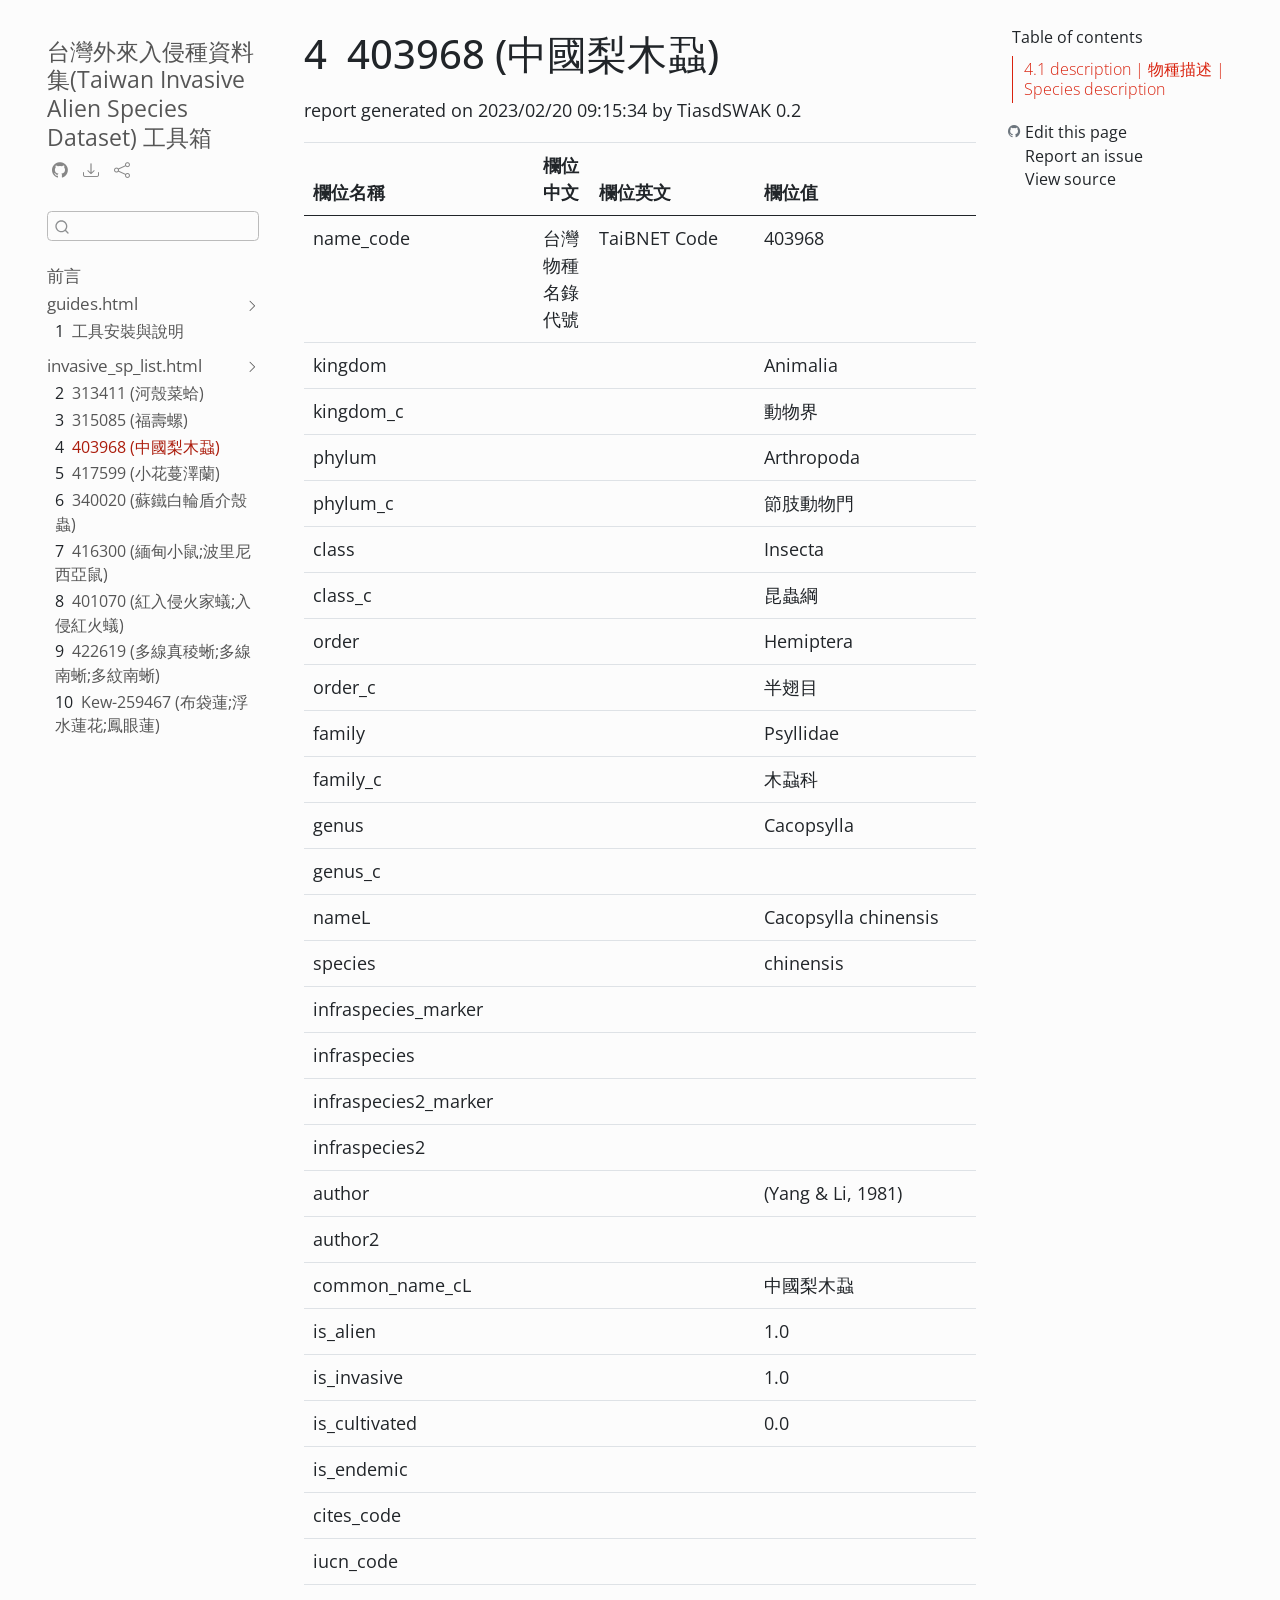
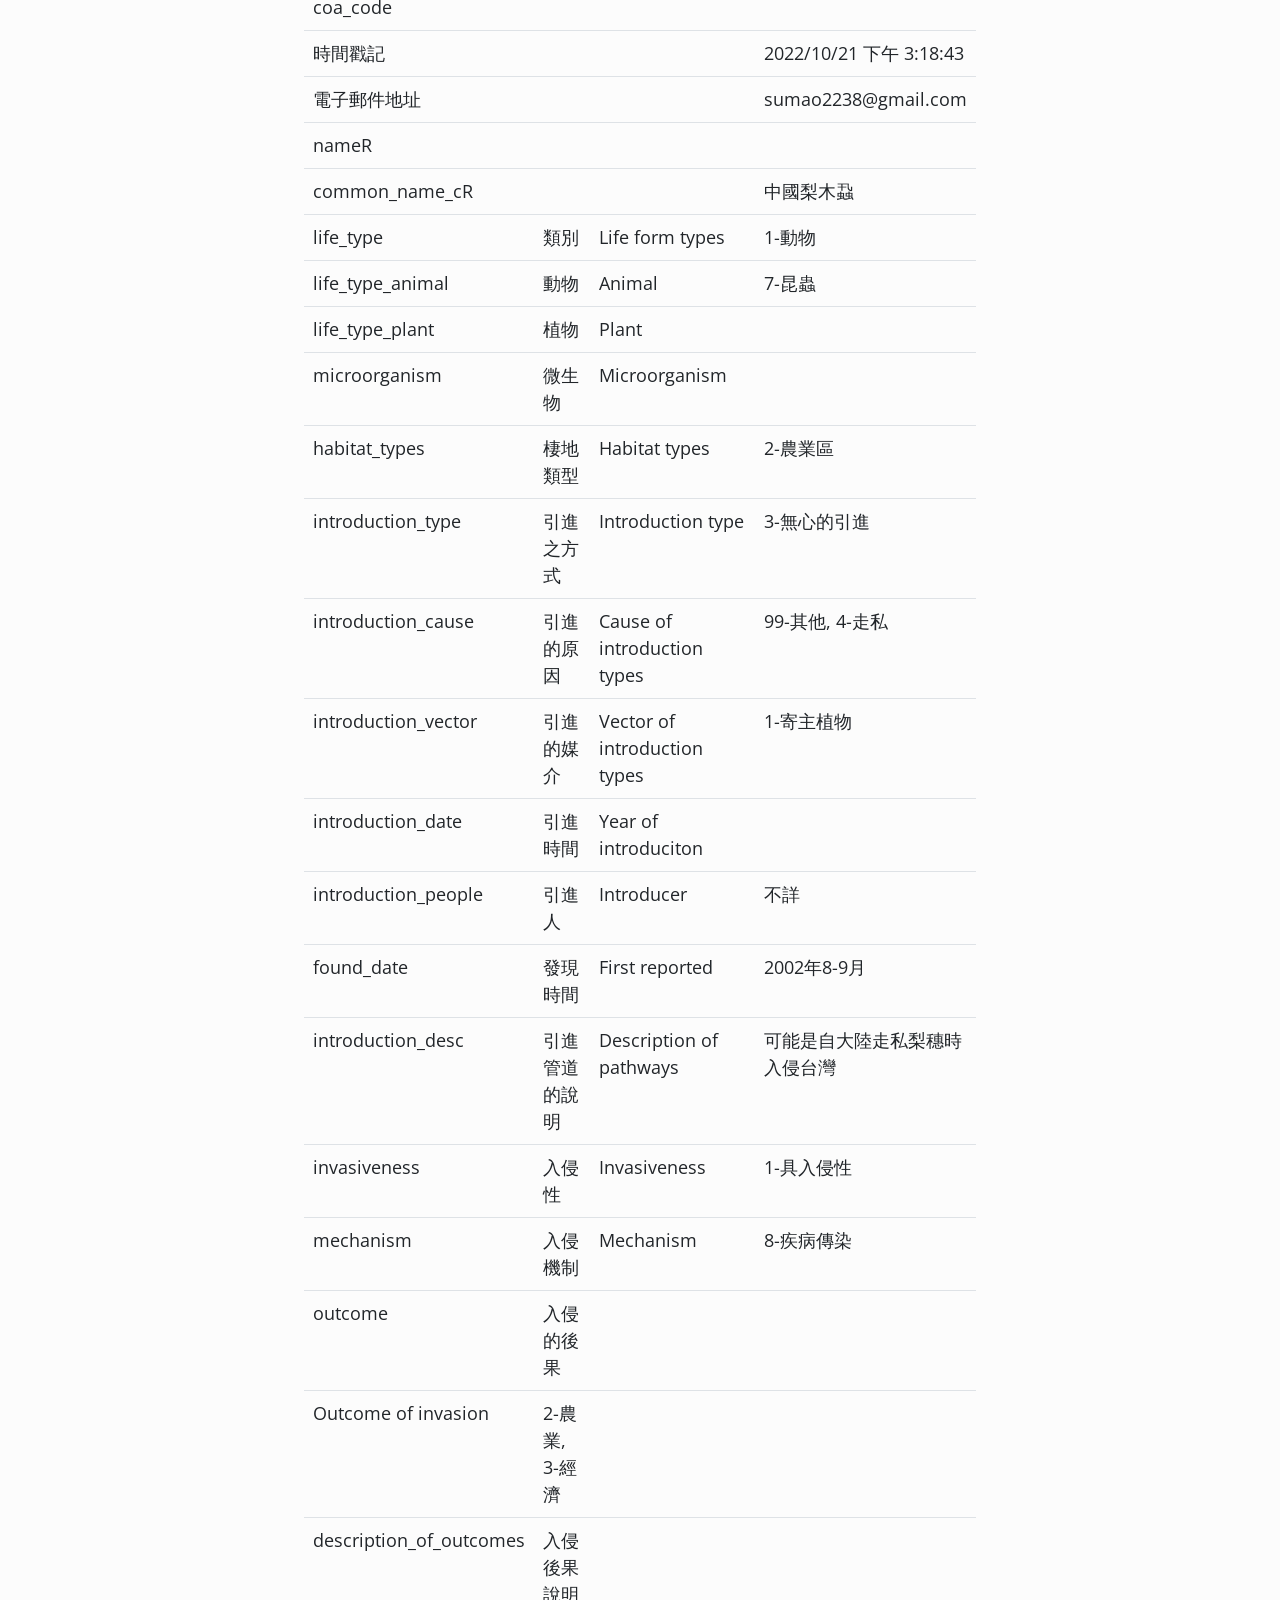
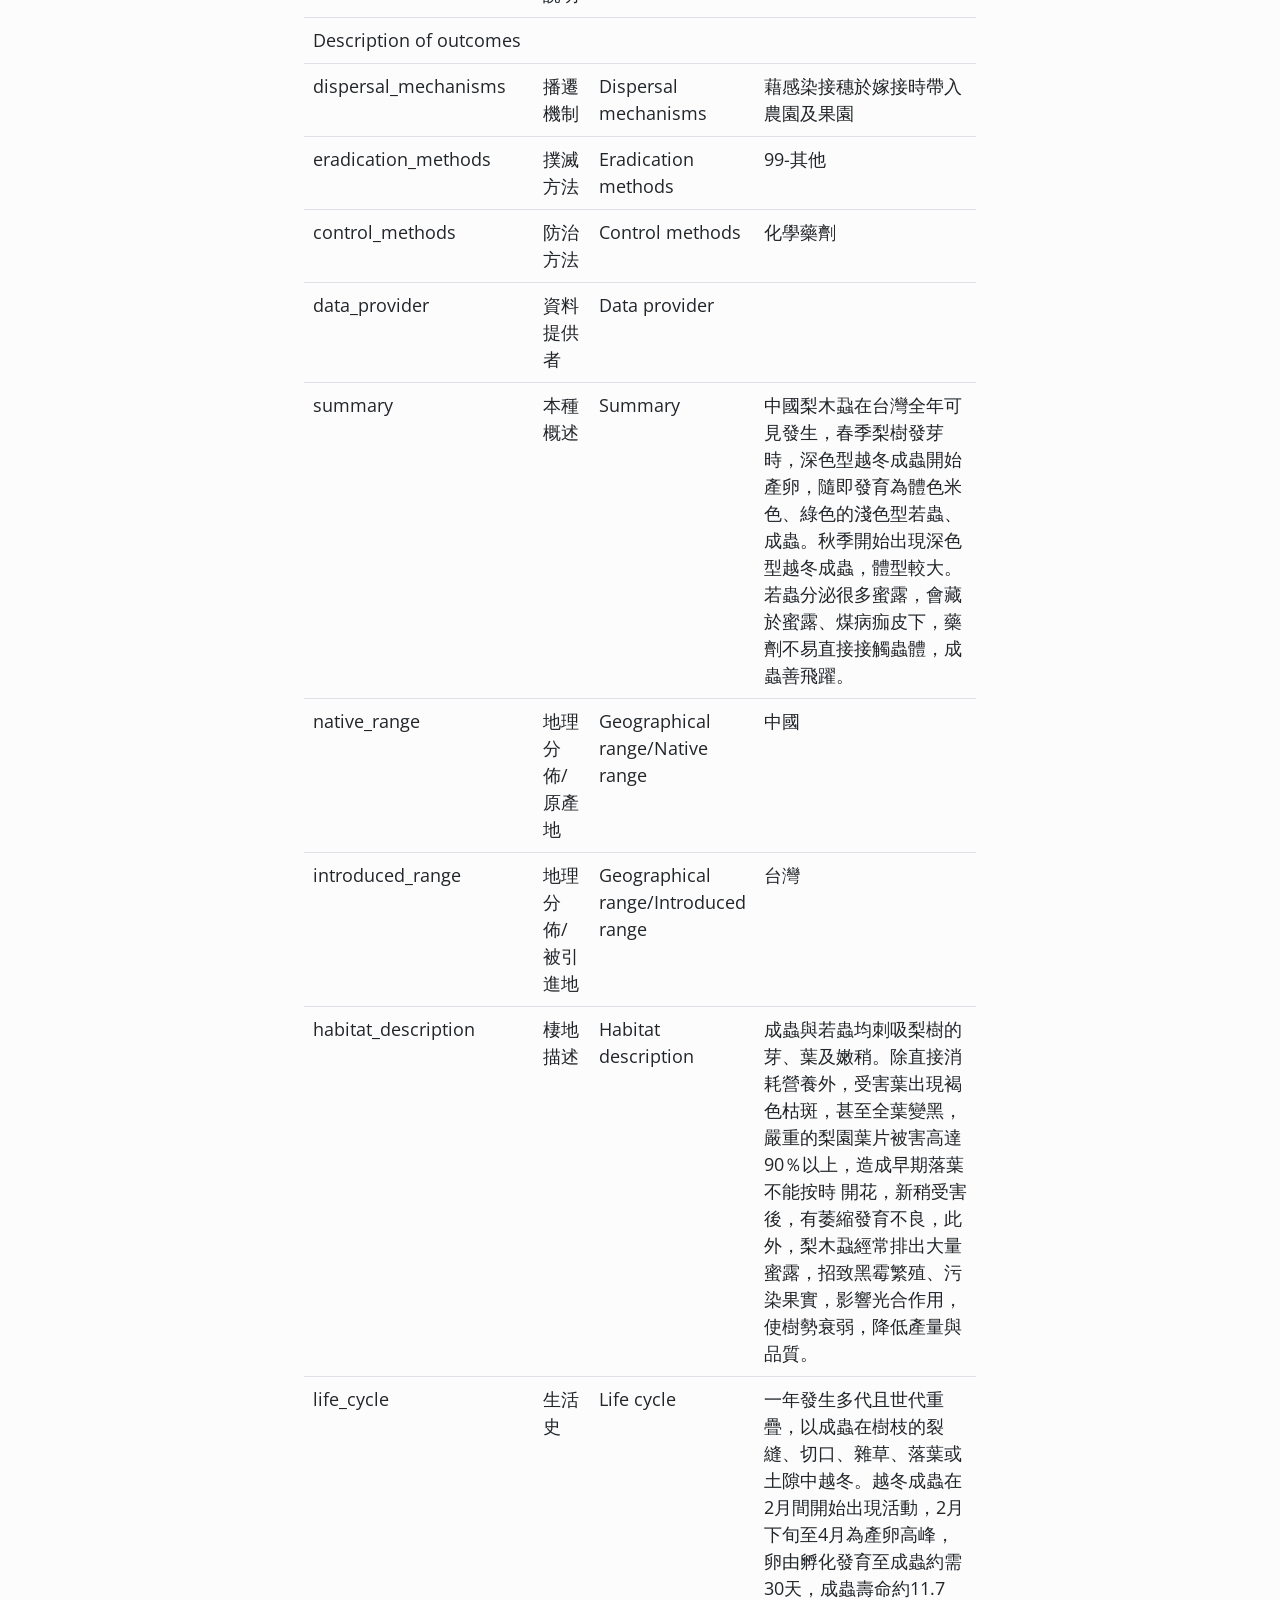
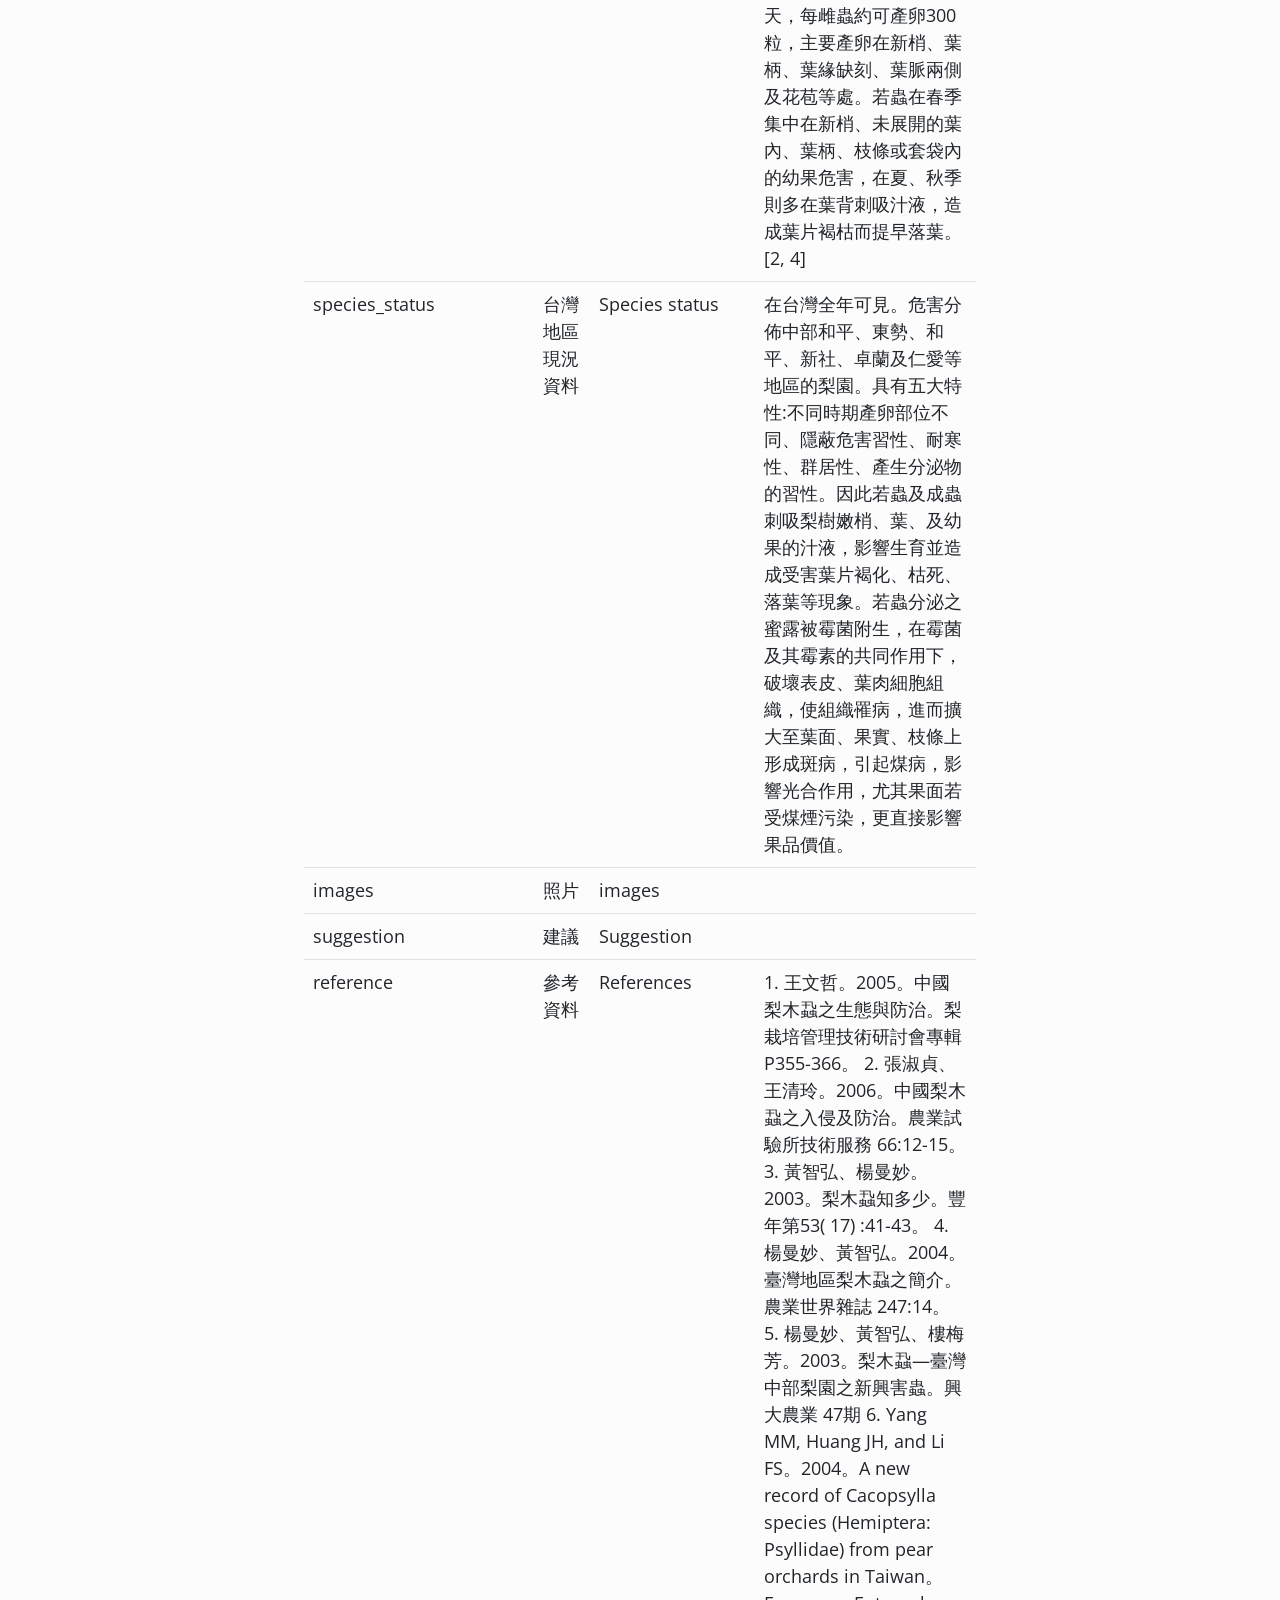
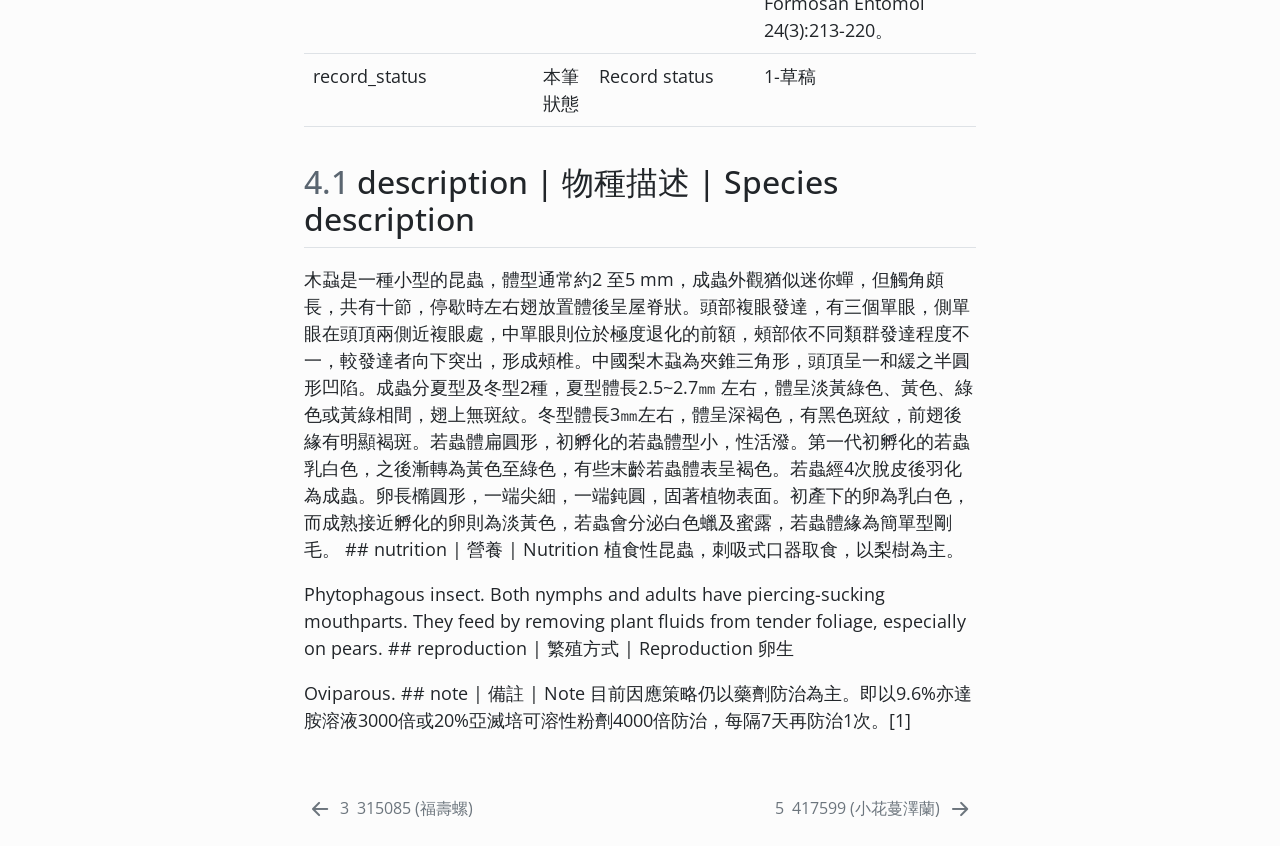
<file: docs/output/rpt_403968-中國梨木蝨.html>
<!DOCTYPE html>
<html xmlns="http://www.w3.org/1999/xhtml" lang="en" xml:lang="en"><head>

<meta charset="utf-8">
<meta name="generator" content="quarto-1.2.335">

<meta name="viewport" content="width=device-width, initial-scale=1.0, user-scalable=yes">


<title>台灣外來入侵種資料集(Taiwan Invasive Alien Species Dataset) 工具箱 - 4&nbsp; 403968 (中國梨木蝨)</title>
<style>
code{white-space: pre-wrap;}
span.smallcaps{font-variant: small-caps;}
div.columns{display: flex; gap: min(4vw, 1.5em);}
div.column{flex: auto; overflow-x: auto;}
div.hanging-indent{margin-left: 1.5em; text-indent: -1.5em;}
ul.task-list{list-style: none;}
ul.task-list li input[type="checkbox"] {
  width: 0.8em;
  margin: 0 0.8em 0.2em -1.6em;
  vertical-align: middle;
}
</style>


<script src="../site_libs/quarto-nav/quarto-nav.js"></script>
<script src="../site_libs/quarto-nav/headroom.min.js"></script>
<script src="../site_libs/clipboard/clipboard.min.js"></script>
<script src="../site_libs/quarto-search/autocomplete.umd.js"></script>
<script src="../site_libs/quarto-search/fuse.min.js"></script>
<script src="../site_libs/quarto-search/quarto-search.js"></script>
<meta name="quarto:offset" content="../">
<link href="../output/rpt_417599-小花蔓澤蘭.html" rel="next">
<link href="../output/rpt_315085-福壽螺.html" rel="prev">
<script src="../site_libs/quarto-html/quarto.js"></script>
<script src="../site_libs/quarto-html/popper.min.js"></script>
<script src="../site_libs/quarto-html/tippy.umd.min.js"></script>
<script src="../site_libs/quarto-html/anchor.min.js"></script>
<link href="../site_libs/quarto-html/tippy.css" rel="stylesheet">
<link href="../site_libs/quarto-html/quarto-syntax-highlighting.css" rel="stylesheet" id="quarto-text-highlighting-styles">
<script src="../site_libs/bootstrap/bootstrap.min.js"></script>
<link href="../site_libs/bootstrap/bootstrap-icons.css" rel="stylesheet">
<link href="../site_libs/bootstrap/bootstrap.min.css" rel="stylesheet" id="quarto-bootstrap" data-mode="light">
<script id="quarto-search-options" type="application/json">{
  "location": "sidebar",
  "copy-button": false,
  "collapse-after": 3,
  "panel-placement": "start",
  "type": "textbox",
  "limit": 20,
  "language": {
    "search-no-results-text": "No results",
    "search-matching-documents-text": "matching documents",
    "search-copy-link-title": "Copy link to search",
    "search-hide-matches-text": "Hide additional matches",
    "search-more-match-text": "more match in this document",
    "search-more-matches-text": "more matches in this document",
    "search-clear-button-title": "Clear",
    "search-detached-cancel-button-title": "Cancel",
    "search-submit-button-title": "Submit"
  }
}</script>


</head>

<body class="nav-sidebar floating">

<div id="quarto-search-results"></div>
  <header id="quarto-header" class="headroom fixed-top">
  <nav class="quarto-secondary-nav" data-bs-toggle="collapse" data-bs-target="#quarto-sidebar" aria-controls="quarto-sidebar" aria-expanded="false" aria-label="Toggle sidebar navigation" onclick="if (window.quartoToggleHeadroom) { window.quartoToggleHeadroom(); }">
    <div class="container-fluid d-flex justify-content-between">
      <h1 class="quarto-secondary-nav-title"><span class="chapter-number">4</span>&nbsp; <span class="chapter-title">403968 (中國梨木蝨)</span></h1>
      <button type="button" class="quarto-btn-toggle btn" aria-label="Show secondary navigation">
        <i class="bi bi-chevron-right"></i>
      </button>
    </div>
  </nav>
</header>
<!-- content -->
<div id="quarto-content" class="quarto-container page-columns page-rows-contents page-layout-article">
<!-- sidebar -->
  <nav id="quarto-sidebar" class="sidebar collapse sidebar-navigation floating overflow-auto">
    <div class="pt-lg-2 mt-2 text-left sidebar-header">
    <div class="sidebar-title mb-0 py-0">
      <a href="../">台灣外來入侵種資料集(Taiwan Invasive Alien Species Dataset) 工具箱</a> 
        <div class="sidebar-tools-main tools-wide">
    <a href="https://github.com/LinkItONEDevGroup/tiasdswak" title="Source Code" class="sidebar-tool px-1"><i class="bi bi-github"></i></a>
    <a href="" title="Download" id="sidebar-tool-dropdown-0" class="sidebar-tool dropdown-toggle px-1" data-bs-toggle="dropdown" aria-expanded="false"><i class="bi bi-download"></i></a>
    <ul class="dropdown-menu" aria-labelledby="sidebar-tool-dropdown-0">
        <li>
          <a class="dropdown-item sidebar-tools-main-item" href="../台灣外來入侵種資料集-Taiwan-Invasive-Alien-Species-Dataset--工具箱.pdf">
            <i class="bi bi-bi-file-pdf pe-1"></i>
          Download PDF
          </a>
        </li>
        <li>
          <a class="dropdown-item sidebar-tools-main-item" href="../台灣外來入侵種資料集-Taiwan-Invasive-Alien-Species-Dataset--工具箱.epub">
            <i class="bi bi-bi-journal pe-1"></i>
          Download ePub
          </a>
        </li>
        <li>
          <a class="dropdown-item sidebar-tools-main-item" href="../台灣外來入侵種資料集-Taiwan-Invasive-Alien-Species-Dataset--工具箱.docx">
            <i class="bi bi-bi-file-word pe-1"></i>
          Download Docx
          </a>
        </li>
    </ul>
    <a href="" title="Share" id="sidebar-tool-dropdown-1" class="sidebar-tool dropdown-toggle px-1" data-bs-toggle="dropdown" aria-expanded="false"><i class="bi bi-share"></i></a>
    <ul class="dropdown-menu" aria-labelledby="sidebar-tool-dropdown-1">
        <li>
          <a class="dropdown-item sidebar-tools-main-item" href="https://www.facebook.com/sharer/sharer.php?u=|url|">
            <i class="bi bi-bi-facebook pe-1"></i>
          Facebook
          </a>
        </li>
        <li>
          <a class="dropdown-item sidebar-tools-main-item" href="https://twitter.com/intent/tweet?url=|url|">
            <i class="bi bi-bi-twitter pe-1"></i>
          Twitter
          </a>
        </li>
    </ul>
</div>
    </div>
      </div>
      <div class="mt-2 flex-shrink-0 align-items-center">
        <div class="sidebar-search">
        <div id="quarto-search" class="" title="Search"></div>
        </div>
      </div>
    <div class="sidebar-menu-container"> 
    <ul class="list-unstyled mt-1">
        <li class="sidebar-item">
  <div class="sidebar-item-container"> 
  <a href="../index.html" class="sidebar-item-text sidebar-link">前言</a>
  </div>
</li>
        <li class="sidebar-item sidebar-item-section">
      <div class="sidebar-item-container"> 
            <a href="../guides.html" class="sidebar-item-text sidebar-link">guides.html</a>
          <a class="sidebar-item-toggle text-start" data-bs-toggle="collapse" data-bs-target="#quarto-sidebar-section-1" aria-expanded="true">
            <i class="bi bi-chevron-right ms-2"></i>
          </a> 
      </div>
      <ul id="quarto-sidebar-section-1" class="collapse list-unstyled sidebar-section depth1 show">  
          <li class="sidebar-item">
  <div class="sidebar-item-container"> 
  <a href="../tiasds_toolbox.html" class="sidebar-item-text sidebar-link"><span class="chapter-number">1</span>&nbsp; <span class="chapter-title">工具安裝與說明</span></a>
  </div>
</li>
      </ul>
  </li>
        <li class="sidebar-item sidebar-item-section">
      <div class="sidebar-item-container"> 
            <a href="../invasive_sp_list.html" class="sidebar-item-text sidebar-link">invasive_sp_list.html</a>
          <a class="sidebar-item-toggle text-start" data-bs-toggle="collapse" data-bs-target="#quarto-sidebar-section-2" aria-expanded="true">
            <i class="bi bi-chevron-right ms-2"></i>
          </a> 
      </div>
      <ul id="quarto-sidebar-section-2" class="collapse list-unstyled sidebar-section depth1 show">  
          <li class="sidebar-item">
  <div class="sidebar-item-container"> 
  <a href="../output/rpt_313411-河殼菜蛤.html" class="sidebar-item-text sidebar-link"><span class="chapter-number">2</span>&nbsp; <span class="chapter-title">313411 (河殼菜蛤)</span></a>
  </div>
</li>
          <li class="sidebar-item">
  <div class="sidebar-item-container"> 
  <a href="../output/rpt_315085-福壽螺.html" class="sidebar-item-text sidebar-link"><span class="chapter-number">3</span>&nbsp; <span class="chapter-title">315085 (福壽螺)</span></a>
  </div>
</li>
          <li class="sidebar-item">
  <div class="sidebar-item-container"> 
  <a href="../output/rpt_403968-中國梨木蝨.html" class="sidebar-item-text sidebar-link active"><span class="chapter-number">4</span>&nbsp; <span class="chapter-title">403968 (中國梨木蝨)</span></a>
  </div>
</li>
          <li class="sidebar-item">
  <div class="sidebar-item-container"> 
  <a href="../output/rpt_417599-小花蔓澤蘭.html" class="sidebar-item-text sidebar-link"><span class="chapter-number">5</span>&nbsp; <span class="chapter-title">417599 (小花蔓澤蘭)</span></a>
  </div>
</li>
          <li class="sidebar-item">
  <div class="sidebar-item-container"> 
  <a href="../output/rpt_340020-蘇鐵白輪盾介殼蟲.html" class="sidebar-item-text sidebar-link"><span class="chapter-number">6</span>&nbsp; <span class="chapter-title">340020 (蘇鐵白輪盾介殼蟲)</span></a>
  </div>
</li>
          <li class="sidebar-item">
  <div class="sidebar-item-container"> 
  <a href="../output/rpt_416300-緬甸小鼠;波里尼西亞鼠.html" class="sidebar-item-text sidebar-link"><span class="chapter-number">7</span>&nbsp; <span class="chapter-title">416300 (緬甸小鼠;波里尼西亞鼠)</span></a>
  </div>
</li>
          <li class="sidebar-item">
  <div class="sidebar-item-container"> 
  <a href="../output/rpt_401070-紅入侵火家蟻;入侵紅火蟻.html" class="sidebar-item-text sidebar-link"><span class="chapter-number">8</span>&nbsp; <span class="chapter-title">401070 (紅入侵火家蟻;入侵紅火蟻)</span></a>
  </div>
</li>
          <li class="sidebar-item">
  <div class="sidebar-item-container"> 
  <a href="../output/rpt_422619-多線真稜蜥;多線南蜥;多紋南蜥.html" class="sidebar-item-text sidebar-link"><span class="chapter-number">9</span>&nbsp; <span class="chapter-title">422619 (多線真稜蜥;多線南蜥;多紋南蜥)</span></a>
  </div>
</li>
          <li class="sidebar-item">
  <div class="sidebar-item-container"> 
  <a href="../output/rpt_Kew-259467-布袋蓮;浮水蓮花;鳳眼蓮.html" class="sidebar-item-text sidebar-link"><span class="chapter-number">10</span>&nbsp; <span class="chapter-title">Kew-259467 (布袋蓮;浮水蓮花;鳳眼蓮)</span></a>
  </div>
</li>
      </ul>
  </li>
    </ul>
    </div>
</nav>
<!-- margin-sidebar -->
    <div id="quarto-margin-sidebar" class="sidebar margin-sidebar">
        <nav id="TOC" role="doc-toc" class="toc-active">
    <h2 id="toc-title">Table of contents</h2>
   
  <ul>
  <li><a href="#description-物種描述-species-description" id="toc-description-物種描述-species-description" class="nav-link active" data-scroll-target="#description-物種描述-species-description"><span class="toc-section-number">4.1</span>  description | 物種描述 | Species description</a></li>
  </ul>
<div class="toc-actions"><div><i class="bi bi-github"></i></div><div class="action-links"><p><a href="https://github.com/LinkItONEDevGroup/tiasdswak/edit/main/output/rpt_403968-中國梨木蝨.md" class="toc-action">Edit this page</a></p><p><a href="https://github.com/LinkItONEDevGroup/tiasdswak/issues/new" class="toc-action">Report an issue</a></p><p><a href="https://github.com/LinkItONEDevGroup/tiasdswak/blob/main/output/rpt_403968-中國梨木蝨.md" class="toc-action">View source</a></p></div></div></nav>
    </div>
<!-- main -->
<main class="content" id="quarto-document-content">

<header id="title-block-header" class="quarto-title-block default">
<div class="quarto-title">
<h1 class="title d-none d-lg-block"><span class="chapter-number">4</span>&nbsp; <span class="chapter-title">403968 (中國梨木蝨)</span></h1>
</div>



<div class="quarto-title-meta">

    
  
    
  </div>
  

</header>

<p>report generated on 2023/02/20 09:15:34 by TiasdSWAK 0.2</p>
<table class="table">
<colgroup>
<col style="width: 25%">
<col style="width: 25%">
<col style="width: 25%">
<col style="width: 25%">
</colgroup>
<thead>
<tr class="header">
<th>欄位名稱</th>
<th>欄位中文</th>
<th>欄位英文</th>
<th>欄位值</th>
</tr>
</thead>
<tbody>
<tr class="odd">
<td>name_code</td>
<td>台灣物種名錄代號</td>
<td>TaiBNET Code</td>
<td>403968</td>
</tr>
<tr class="even">
<td>kingdom</td>
<td></td>
<td></td>
<td>Animalia</td>
</tr>
<tr class="odd">
<td>kingdom_c</td>
<td></td>
<td></td>
<td>動物界</td>
</tr>
<tr class="even">
<td>phylum</td>
<td></td>
<td></td>
<td>Arthropoda</td>
</tr>
<tr class="odd">
<td>phylum_c</td>
<td></td>
<td></td>
<td>節肢動物門</td>
</tr>
<tr class="even">
<td>class</td>
<td></td>
<td></td>
<td>Insecta</td>
</tr>
<tr class="odd">
<td>class_c</td>
<td></td>
<td></td>
<td>昆蟲綱</td>
</tr>
<tr class="even">
<td>order</td>
<td></td>
<td></td>
<td>Hemiptera</td>
</tr>
<tr class="odd">
<td>order_c</td>
<td></td>
<td></td>
<td>半翅目</td>
</tr>
<tr class="even">
<td>family</td>
<td></td>
<td></td>
<td>Psyllidae</td>
</tr>
<tr class="odd">
<td>family_c</td>
<td></td>
<td></td>
<td>木蝨科</td>
</tr>
<tr class="even">
<td>genus</td>
<td></td>
<td></td>
<td>Cacopsylla</td>
</tr>
<tr class="odd">
<td>genus_c</td>
<td></td>
<td></td>
<td></td>
</tr>
<tr class="even">
<td>nameL</td>
<td></td>
<td></td>
<td>Cacopsylla chinensis</td>
</tr>
<tr class="odd">
<td>species</td>
<td></td>
<td></td>
<td>chinensis</td>
</tr>
<tr class="even">
<td>infraspecies_marker</td>
<td></td>
<td></td>
<td></td>
</tr>
<tr class="odd">
<td>infraspecies</td>
<td></td>
<td></td>
<td></td>
</tr>
<tr class="even">
<td>infraspecies2_marker</td>
<td></td>
<td></td>
<td></td>
</tr>
<tr class="odd">
<td>infraspecies2</td>
<td></td>
<td></td>
<td></td>
</tr>
<tr class="even">
<td>author</td>
<td></td>
<td></td>
<td>(Yang &amp; Li, 1981)</td>
</tr>
<tr class="odd">
<td>author2</td>
<td></td>
<td></td>
<td></td>
</tr>
<tr class="even">
<td>common_name_cL</td>
<td></td>
<td></td>
<td>中國梨木蝨</td>
</tr>
<tr class="odd">
<td>is_alien</td>
<td></td>
<td></td>
<td>1.0</td>
</tr>
<tr class="even">
<td>is_invasive</td>
<td></td>
<td></td>
<td>1.0</td>
</tr>
<tr class="odd">
<td>is_cultivated</td>
<td></td>
<td></td>
<td>0.0</td>
</tr>
<tr class="even">
<td>is_endemic</td>
<td></td>
<td></td>
<td></td>
</tr>
<tr class="odd">
<td>cites_code</td>
<td></td>
<td></td>
<td></td>
</tr>
<tr class="even">
<td>iucn_code</td>
<td></td>
<td></td>
<td></td>
</tr>
<tr class="odd">
<td>coa_code</td>
<td></td>
<td></td>
<td></td>
</tr>
<tr class="even">
<td>時間戳記</td>
<td></td>
<td></td>
<td>2022/10/21 下午 3:18:43</td>
</tr>
<tr class="odd">
<td>電子郵件地址</td>
<td></td>
<td></td>
<td>sumao2238@gmail.com</td>
</tr>
<tr class="even">
<td>nameR</td>
<td></td>
<td></td>
<td></td>
</tr>
<tr class="odd">
<td>common_name_cR</td>
<td></td>
<td></td>
<td>中國梨木蝨</td>
</tr>
<tr class="even">
<td>life_type</td>
<td>類別</td>
<td>Life form types</td>
<td>1-動物</td>
</tr>
<tr class="odd">
<td>life_type_animal</td>
<td>動物</td>
<td>Animal</td>
<td>7-昆蟲</td>
</tr>
<tr class="even">
<td>life_type_plant</td>
<td>植物</td>
<td>Plant</td>
<td></td>
</tr>
<tr class="odd">
<td>microorganism</td>
<td>微生物</td>
<td>Microorganism</td>
<td></td>
</tr>
<tr class="even">
<td>habitat_types</td>
<td>棲地類型</td>
<td>Habitat types</td>
<td>2-農業區</td>
</tr>
<tr class="odd">
<td>introduction_type</td>
<td>引進之方式</td>
<td>Introduction type</td>
<td>3-無心的引進</td>
</tr>
<tr class="even">
<td>introduction_cause</td>
<td>引進的原因</td>
<td>Cause of introduction types</td>
<td>99-其他, 4-走私</td>
</tr>
<tr class="odd">
<td>introduction_vector</td>
<td>引進的媒介</td>
<td>Vector of introduction types</td>
<td>1-寄主植物</td>
</tr>
<tr class="even">
<td>introduction_date</td>
<td>引進時間</td>
<td>Year of introduciton</td>
<td></td>
</tr>
<tr class="odd">
<td>introduction_people</td>
<td>引進人</td>
<td>Introducer</td>
<td>不詳</td>
</tr>
<tr class="even">
<td>found_date</td>
<td>發現時間</td>
<td>First reported</td>
<td>2002年8-9月</td>
</tr>
<tr class="odd">
<td>introduction_desc</td>
<td>引進管道的說明</td>
<td>Description of pathways</td>
<td>可能是自大陸走私梨穗時入侵台灣</td>
</tr>
<tr class="even">
<td>invasiveness</td>
<td>入侵性</td>
<td>Invasiveness</td>
<td>1-具入侵性</td>
</tr>
<tr class="odd">
<td>mechanism</td>
<td>入侵機制</td>
<td>Mechanism</td>
<td>8-疾病傳染</td>
</tr>
<tr class="even">
<td>outcome</td>
<td>入侵的後果</td>
<td></td>
<td></td>
</tr>
<tr class="odd">
<td>Outcome of invasion</td>
<td>2-農業, 3-經濟</td>
<td></td>
<td></td>
</tr>
<tr class="even">
<td>description_of_outcomes</td>
<td>入侵後果說明</td>
<td></td>
<td></td>
</tr>
<tr class="odd">
<td>Description of outcomes</td>
<td></td>
<td></td>
<td></td>
</tr>
<tr class="even">
<td>dispersal_mechanisms</td>
<td>播遷機制</td>
<td>Dispersal mechanisms</td>
<td>藉感染接穗於嫁接時帶入農園及果園</td>
</tr>
<tr class="odd">
<td>eradication_methods</td>
<td>撲滅方法</td>
<td>Eradication methods</td>
<td>99-其他</td>
</tr>
<tr class="even">
<td>control_methods</td>
<td>防治方法</td>
<td>Control methods</td>
<td>化學藥劑</td>
</tr>
<tr class="odd">
<td>data_provider</td>
<td>資料提供者</td>
<td>Data provider</td>
<td></td>
</tr>
<tr class="even">
<td>summary</td>
<td>本種概述</td>
<td>Summary</td>
<td>中國梨木蝨在台灣全年可見發生，春季梨樹發芽時，深色型越冬成蟲開始產卵，隨即發育為體色米色、綠色的淺色型若蟲、成蟲。秋季開始出現深色型越冬成蟲，體型較大。若蟲分泌很多蜜露，會藏於蜜露、煤病痂皮下，藥劑不易直接接觸蟲體，成蟲善飛躍。</td>
</tr>
<tr class="odd">
<td>native_range</td>
<td>地理分佈/原產地</td>
<td>Geographical range/Native range</td>
<td>中國</td>
</tr>
<tr class="even">
<td>introduced_range</td>
<td>地理分佈/被引進地</td>
<td>Geographical range/Introduced range</td>
<td>台灣</td>
</tr>
<tr class="odd">
<td>habitat_description</td>
<td>棲地描述</td>
<td>Habitat description</td>
<td>成蟲與若蟲均刺吸梨樹的芽、葉及嫩稍。除直接消耗營養外，受害葉出現褐色枯斑，甚至全葉變黑，嚴重的梨園葉片被害高達90％以上，造成早期落葉不能按時 開花，新稍受害後，有萎縮發育不良，此外，梨木蝨經常排出大量蜜露，招致黑霉繁殖、污染果實，影響光合作用，使樹勢衰弱，降低產量與品質。</td>
</tr>
<tr class="even">
<td>life_cycle</td>
<td>生活史</td>
<td>Life cycle</td>
<td>一年發生多代且世代重疊，以成蟲在樹枝的裂縫、切口、雜草、落葉或土隙中越冬。越冬成蟲在2月間開始出現活動，2月下旬至4月為產卵高峰，卵由孵化發育至成蟲約需30天，成蟲壽命約11.7天，每雌蟲約可產卵300粒，主要產卵在新梢、葉柄、葉緣缺刻、葉脈兩側及花苞等處。若蟲在春季集中在新梢、未展開的葉內、葉柄、枝條或套袋內的幼果危害，在夏、秋季則多在葉背刺吸汁液，造成葉片褐枯而提早落葉。[2, 4]</td>
</tr>
<tr class="odd">
<td>species_status</td>
<td>台灣地區現況資料</td>
<td>Species status</td>
<td>在台灣全年可見。危害分佈中部和平、東勢、和平、新社、卓蘭及仁愛等地區的梨園。具有五大特性:不同時期產卵部位不同、隱蔽危害習性、耐寒性、群居性、產生分泌物的習性。因此若蟲及成蟲刺吸梨樹嫩梢、葉、及幼果的汁液，影響生育並造成受害葉片褐化、枯死、落葉等現象。若蟲分泌之蜜露被霉菌附生，在霉菌及其霉素的共同作用下，破壞表皮、葉肉細胞組織，使組織罹病，進而擴大至葉面、果實、枝條上形成斑病，引起煤病，影響光合作用，尤其果面若受煤煙污染，更直接影響果品價值。</td>
</tr>
<tr class="even">
<td>images</td>
<td>照片</td>
<td>images</td>
<td></td>
</tr>
<tr class="odd">
<td>suggestion</td>
<td>建議</td>
<td>Suggestion</td>
<td></td>
</tr>
<tr class="even">
<td>reference</td>
<td>參考資料</td>
<td>References</td>
<td>1. 王文哲。2005。中國梨木蝨之生態與防治。梨栽培管理技術研討會專輯 P355-366。 2. 張淑貞、王清玲。2006。中國梨木蝨之入侵及防治。農業試驗所技術服務 66:12-15。 3. 黃智弘、楊曼妙。2003。梨木蝨知多少。豐年第53( 17) :41-43。 4. 楊曼妙、黃智弘。2004。臺灣地區梨木蝨之簡介。農業世界雜誌 247:14。 5. 楊曼妙、黃智弘、樓梅芳。2003。梨木蝨—臺灣中部梨園之新興害蟲。興大農業 47期 6. Yang MM, Huang JH, and Li FS。2004。A new record of Cacopsylla species (Hemiptera: Psyllidae) from pear orchards in Taiwan。Formosan Entomol 24(3):213-220。</td>
</tr>
<tr class="odd">
<td>record_status</td>
<td>本筆狀態</td>
<td>Record status</td>
<td>1-草稿</td>
</tr>
</tbody>
</table>
<section id="description-物種描述-species-description" class="level2" data-number="4.1">
<h2 data-number="4.1" class="anchored" data-anchor-id="description-物種描述-species-description"><span class="header-section-number">4.1</span> description | 物種描述 | Species description</h2>
<p>木蝨是一種小型的昆蟲，體型通常約2 至5 mm，成蟲外觀猶似迷你蟬，但觸角頗長，共有十節，停歇時左右翅放置體後呈屋脊狀。頭部複眼發達，有三個單眼，側單眼在頭頂兩側近複眼處，中單眼則位於極度退化的前額，頰部依不同類群發達程度不一，較發達者向下突出，形成頰椎。中國梨木蝨為夾錐三角形，頭頂呈一和緩之半圓形凹陷。成蟲分夏型及冬型2種，夏型體長2.5~2.7㎜ 左右，體呈淡黃綠色、黃色、綠色或黃綠相間，翅上無斑紋。冬型體長3㎜左右，體呈深褐色，有黑色斑紋，前翅後緣有明顯褐斑。若蟲體扁圓形，初孵化的若蟲體型小，性活潑。第一代初孵化的若蟲乳白色，之後漸轉為黃色至綠色，有些末齡若蟲體表呈褐色。若蟲經4次脫皮後羽化為成蟲。卵長橢圓形，一端尖細，一端鈍圓，固著植物表面。初產下的卵為乳白色，而成熟接近孵化的卵則為淡黃色，若蟲會分泌白色蠟及蜜露，若蟲體緣為簡單型剛毛。 ## nutrition | 營養 | Nutrition 植食性昆蟲，刺吸式口器取食，以梨樹為主。</p>
<p>Phytophagous insect. Both nymphs and adults have piercing-sucking mouthparts. They feed by removing plant fluids from tender foliage, especially on pears. ## reproduction | 繁殖方式 | Reproduction 卵生</p>
<p>Oviparous. ## note | 備註 | Note 目前因應策略仍以藥劑防治為主。即以9.6%亦達胺溶液3000倍或20%亞滅培可溶性粉劑4000倍防治，每隔7天再防治1次。[1]</p>


</section>

</main> <!-- /main -->
<script id="quarto-html-after-body" type="application/javascript">
window.document.addEventListener("DOMContentLoaded", function (event) {
  const toggleBodyColorMode = (bsSheetEl) => {
    const mode = bsSheetEl.getAttribute("data-mode");
    const bodyEl = window.document.querySelector("body");
    if (mode === "dark") {
      bodyEl.classList.add("quarto-dark");
      bodyEl.classList.remove("quarto-light");
    } else {
      bodyEl.classList.add("quarto-light");
      bodyEl.classList.remove("quarto-dark");
    }
  }
  const toggleBodyColorPrimary = () => {
    const bsSheetEl = window.document.querySelector("link#quarto-bootstrap");
    if (bsSheetEl) {
      toggleBodyColorMode(bsSheetEl);
    }
  }
  toggleBodyColorPrimary();  
  const icon = "";
  const anchorJS = new window.AnchorJS();
  anchorJS.options = {
    placement: 'right',
    icon: icon
  };
  anchorJS.add('.anchored');
  const clipboard = new window.ClipboardJS('.code-copy-button', {
    target: function(trigger) {
      return trigger.previousElementSibling;
    }
  });
  clipboard.on('success', function(e) {
    // button target
    const button = e.trigger;
    // don't keep focus
    button.blur();
    // flash "checked"
    button.classList.add('code-copy-button-checked');
    var currentTitle = button.getAttribute("title");
    button.setAttribute("title", "Copied!");
    let tooltip;
    if (window.bootstrap) {
      button.setAttribute("data-bs-toggle", "tooltip");
      button.setAttribute("data-bs-placement", "left");
      button.setAttribute("data-bs-title", "Copied!");
      tooltip = new bootstrap.Tooltip(button, 
        { trigger: "manual", 
          customClass: "code-copy-button-tooltip",
          offset: [0, -8]});
      tooltip.show();    
    }
    setTimeout(function() {
      if (tooltip) {
        tooltip.hide();
        button.removeAttribute("data-bs-title");
        button.removeAttribute("data-bs-toggle");
        button.removeAttribute("data-bs-placement");
      }
      button.setAttribute("title", currentTitle);
      button.classList.remove('code-copy-button-checked');
    }, 1000);
    // clear code selection
    e.clearSelection();
  });
  function tippyHover(el, contentFn) {
    const config = {
      allowHTML: true,
      content: contentFn,
      maxWidth: 500,
      delay: 100,
      arrow: false,
      appendTo: function(el) {
          return el.parentElement;
      },
      interactive: true,
      interactiveBorder: 10,
      theme: 'quarto',
      placement: 'bottom-start'
    };
    window.tippy(el, config); 
  }
  const noterefs = window.document.querySelectorAll('a[role="doc-noteref"]');
  for (var i=0; i<noterefs.length; i++) {
    const ref = noterefs[i];
    tippyHover(ref, function() {
      // use id or data attribute instead here
      let href = ref.getAttribute('data-footnote-href') || ref.getAttribute('href');
      try { href = new URL(href).hash; } catch {}
      const id = href.replace(/^#\/?/, "");
      const note = window.document.getElementById(id);
      return note.innerHTML;
    });
  }
  const findCites = (el) => {
    const parentEl = el.parentElement;
    if (parentEl) {
      const cites = parentEl.dataset.cites;
      if (cites) {
        return {
          el,
          cites: cites.split(' ')
        };
      } else {
        return findCites(el.parentElement)
      }
    } else {
      return undefined;
    }
  };
  var bibliorefs = window.document.querySelectorAll('a[role="doc-biblioref"]');
  for (var i=0; i<bibliorefs.length; i++) {
    const ref = bibliorefs[i];
    const citeInfo = findCites(ref);
    if (citeInfo) {
      tippyHover(citeInfo.el, function() {
        var popup = window.document.createElement('div');
        citeInfo.cites.forEach(function(cite) {
          var citeDiv = window.document.createElement('div');
          citeDiv.classList.add('hanging-indent');
          citeDiv.classList.add('csl-entry');
          var biblioDiv = window.document.getElementById('ref-' + cite);
          if (biblioDiv) {
            citeDiv.innerHTML = biblioDiv.innerHTML;
          }
          popup.appendChild(citeDiv);
        });
        return popup.innerHTML;
      });
    }
  }
});
</script>
<nav class="page-navigation">
  <div class="nav-page nav-page-previous">
      <a href="../output/rpt_315085-福壽螺.html" class="pagination-link">
        <i class="bi bi-arrow-left-short"></i> <span class="nav-page-text"><span class="chapter-number">3</span>&nbsp; <span class="chapter-title">315085 (福壽螺)</span></span>
      </a>          
  </div>
  <div class="nav-page nav-page-next">
      <a href="../output/rpt_417599-小花蔓澤蘭.html" class="pagination-link">
        <span class="nav-page-text"><span class="chapter-number">5</span>&nbsp; <span class="chapter-title">417599 (小花蔓澤蘭)</span></span> <i class="bi bi-arrow-right-short"></i>
      </a>
  </div>
</nav>
</div> <!-- /content -->



</body></html>
</file>
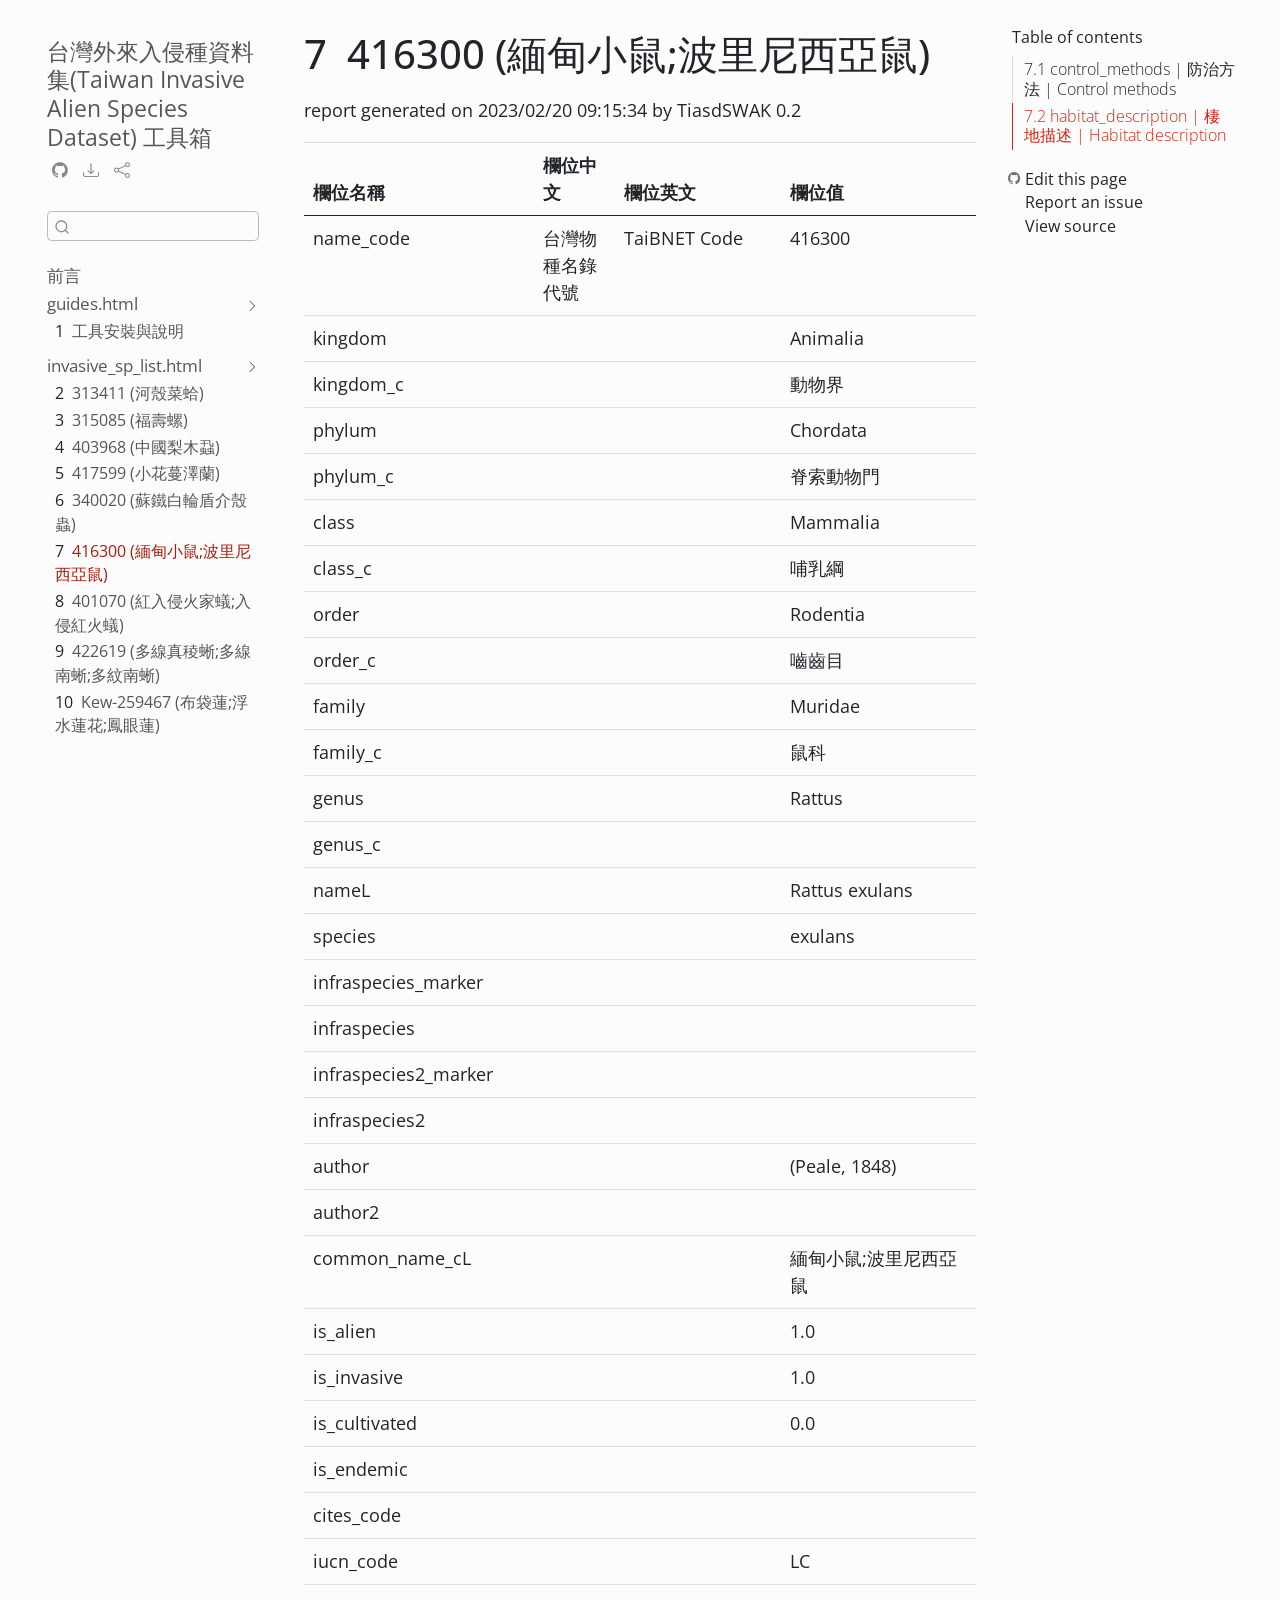
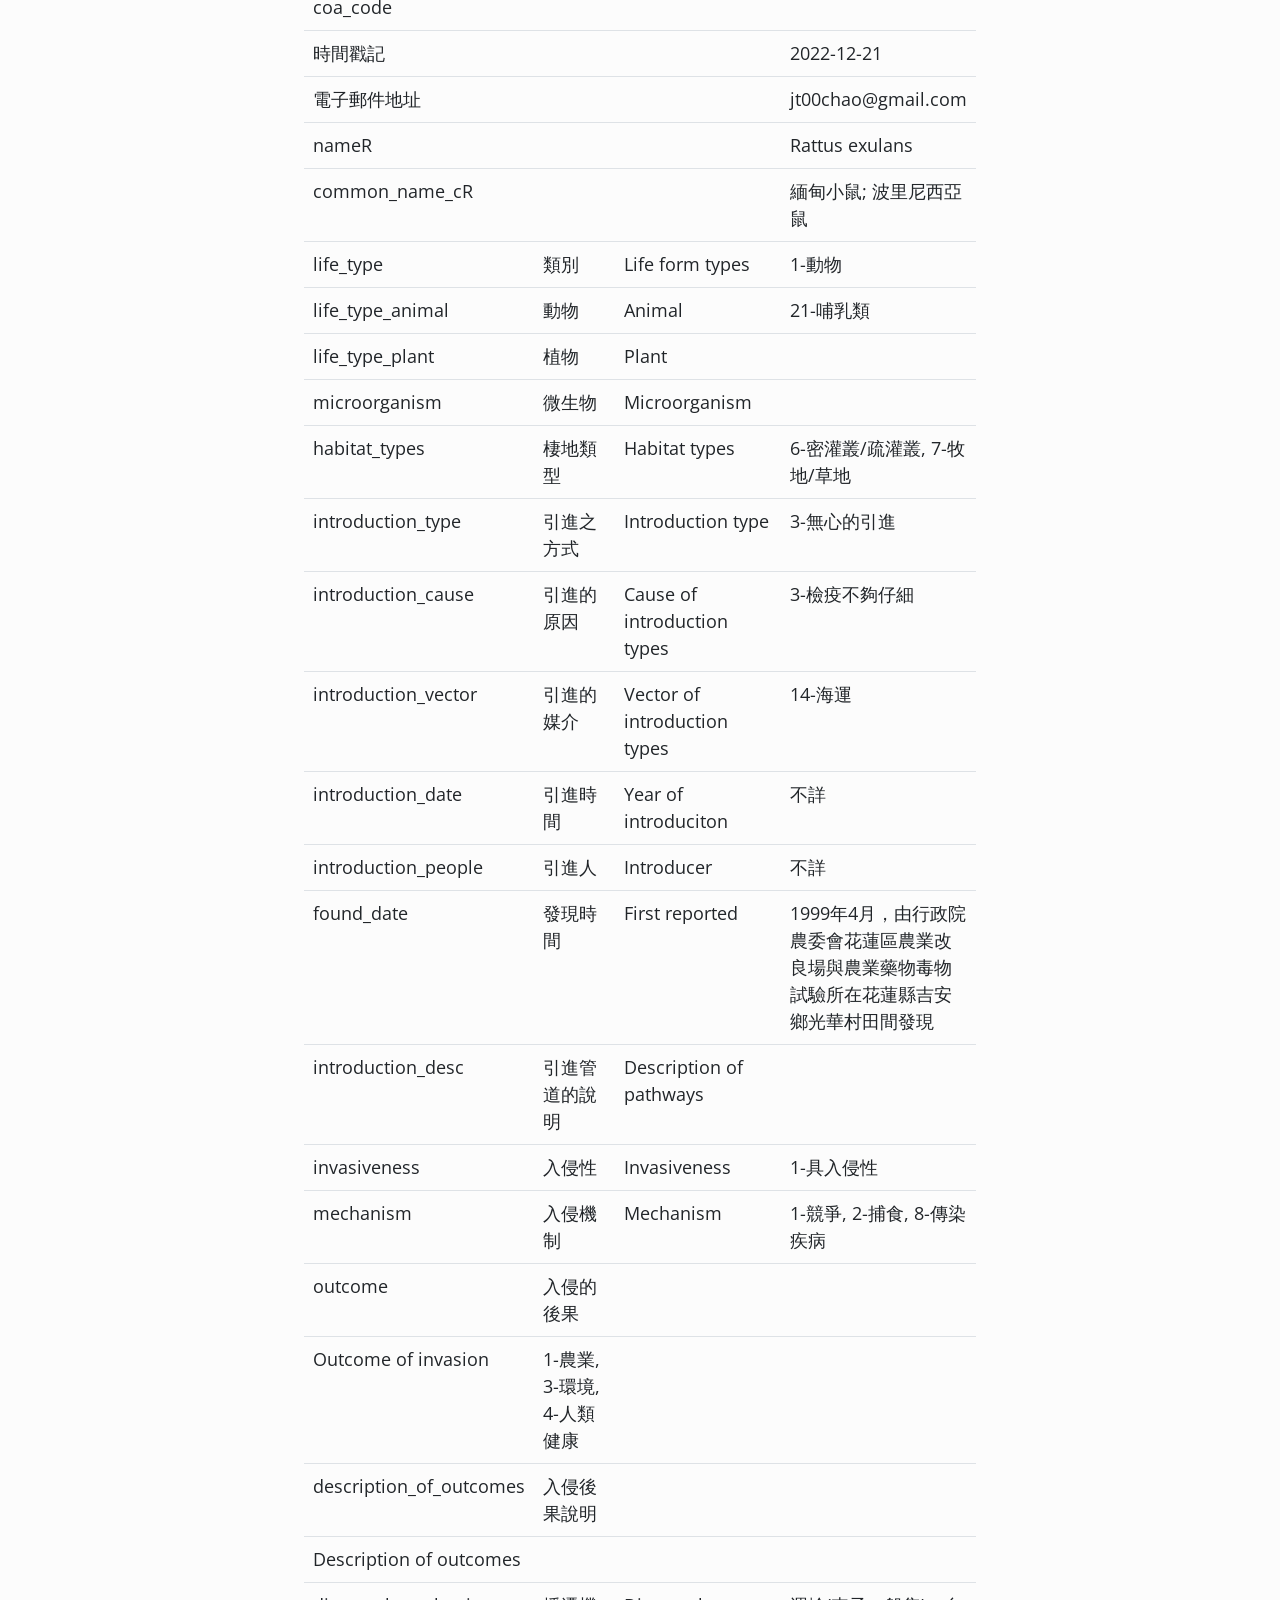
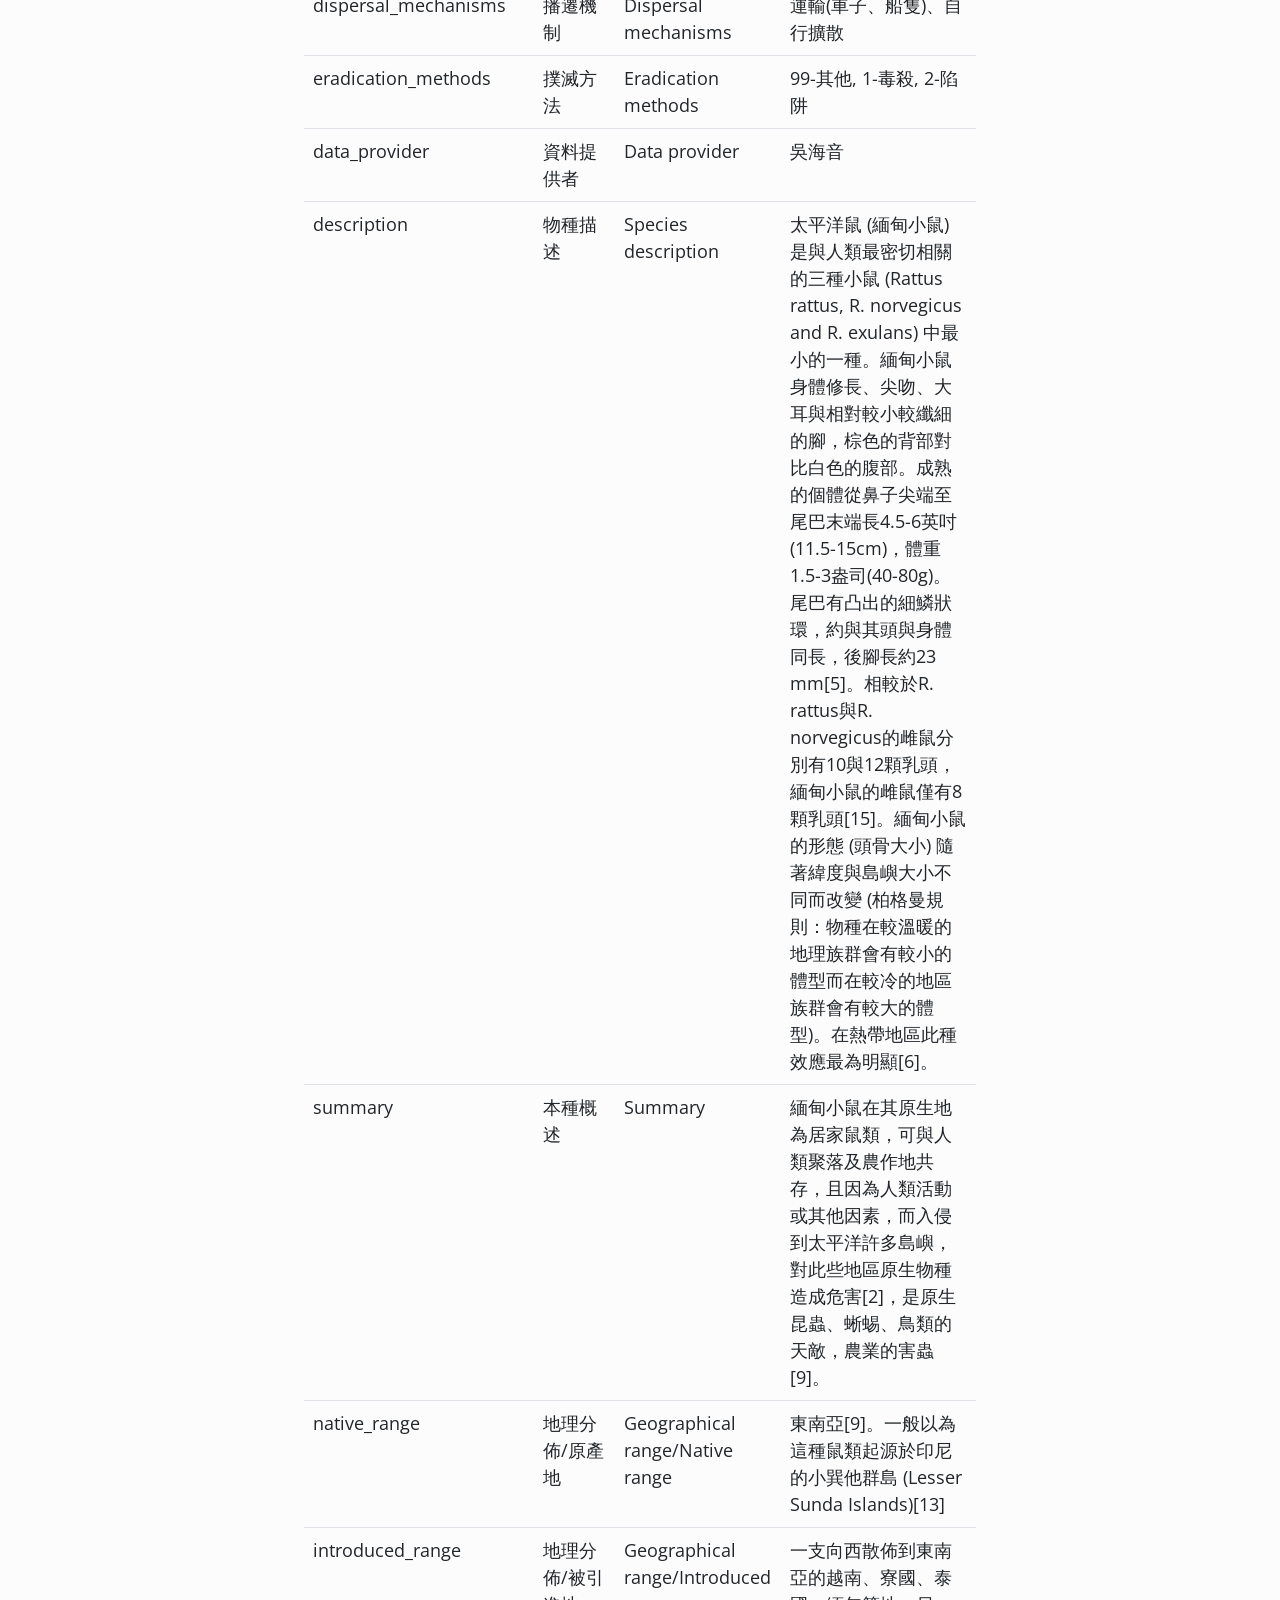
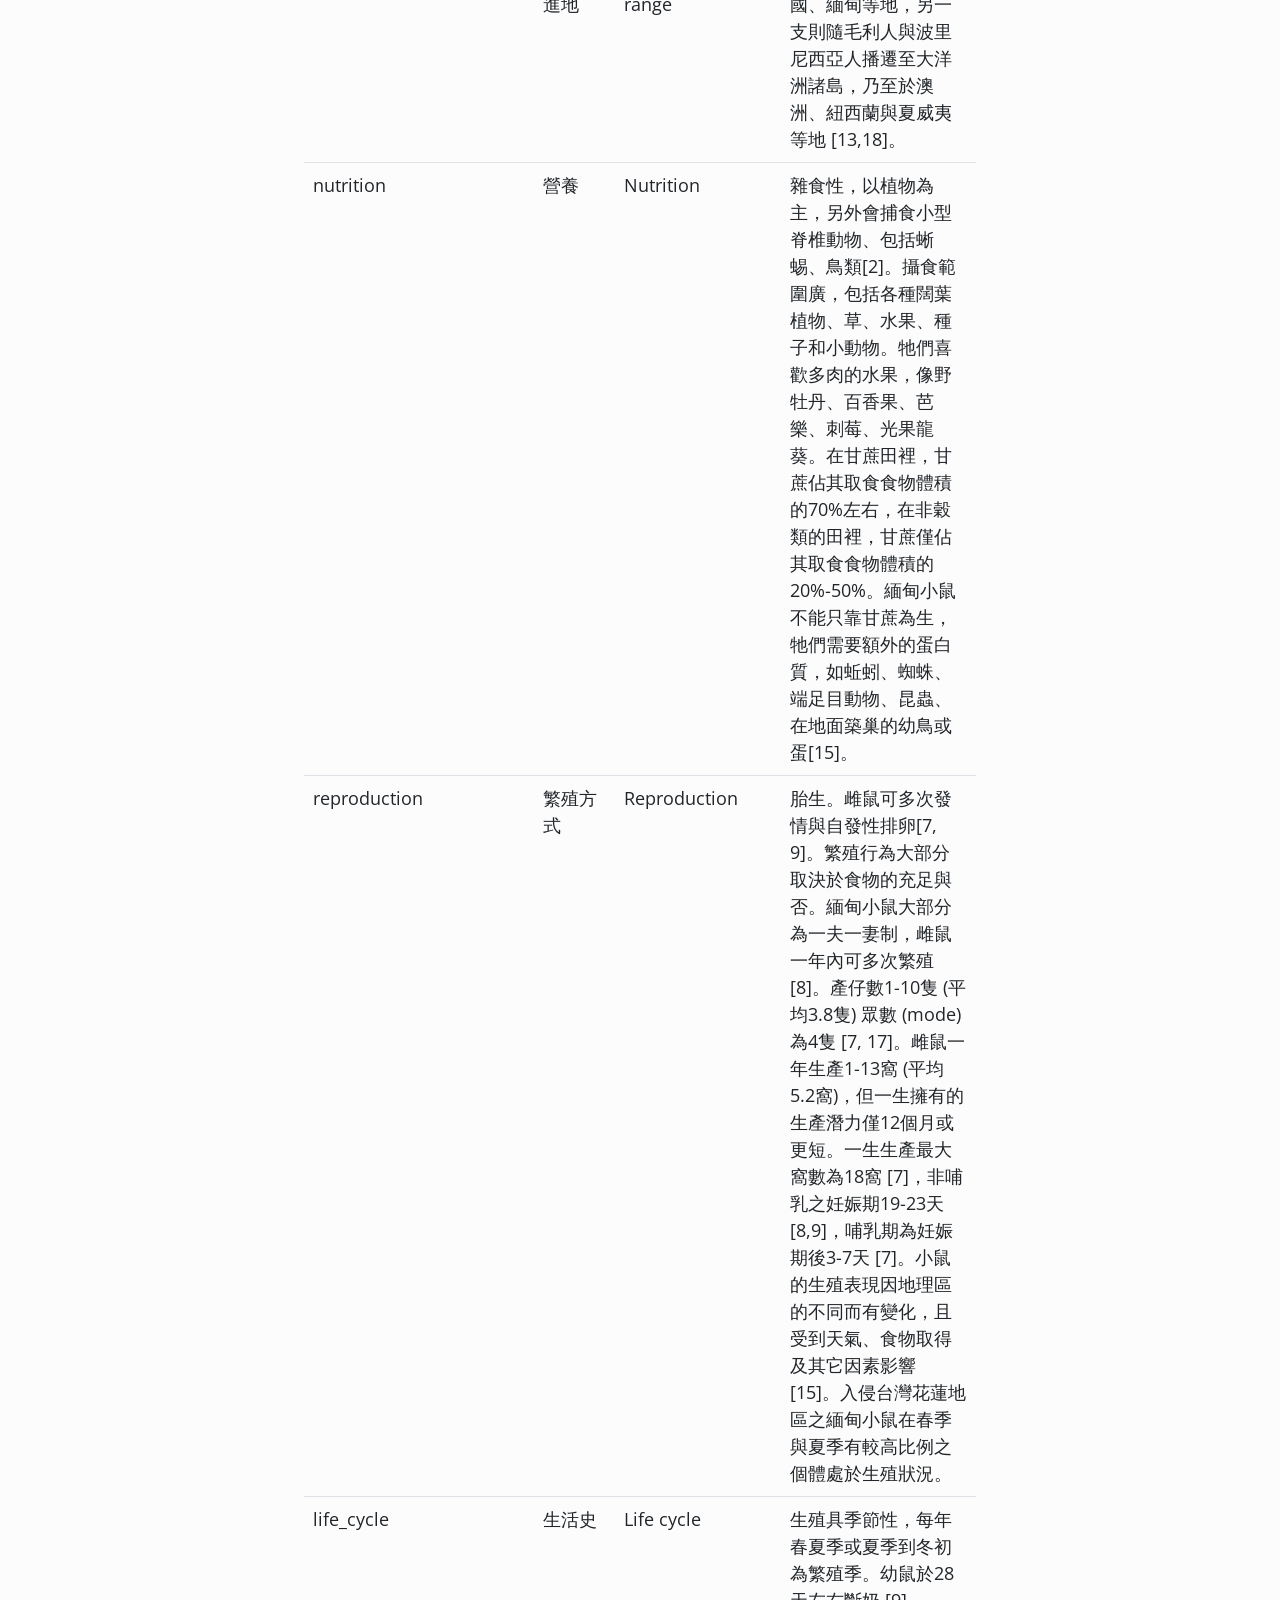
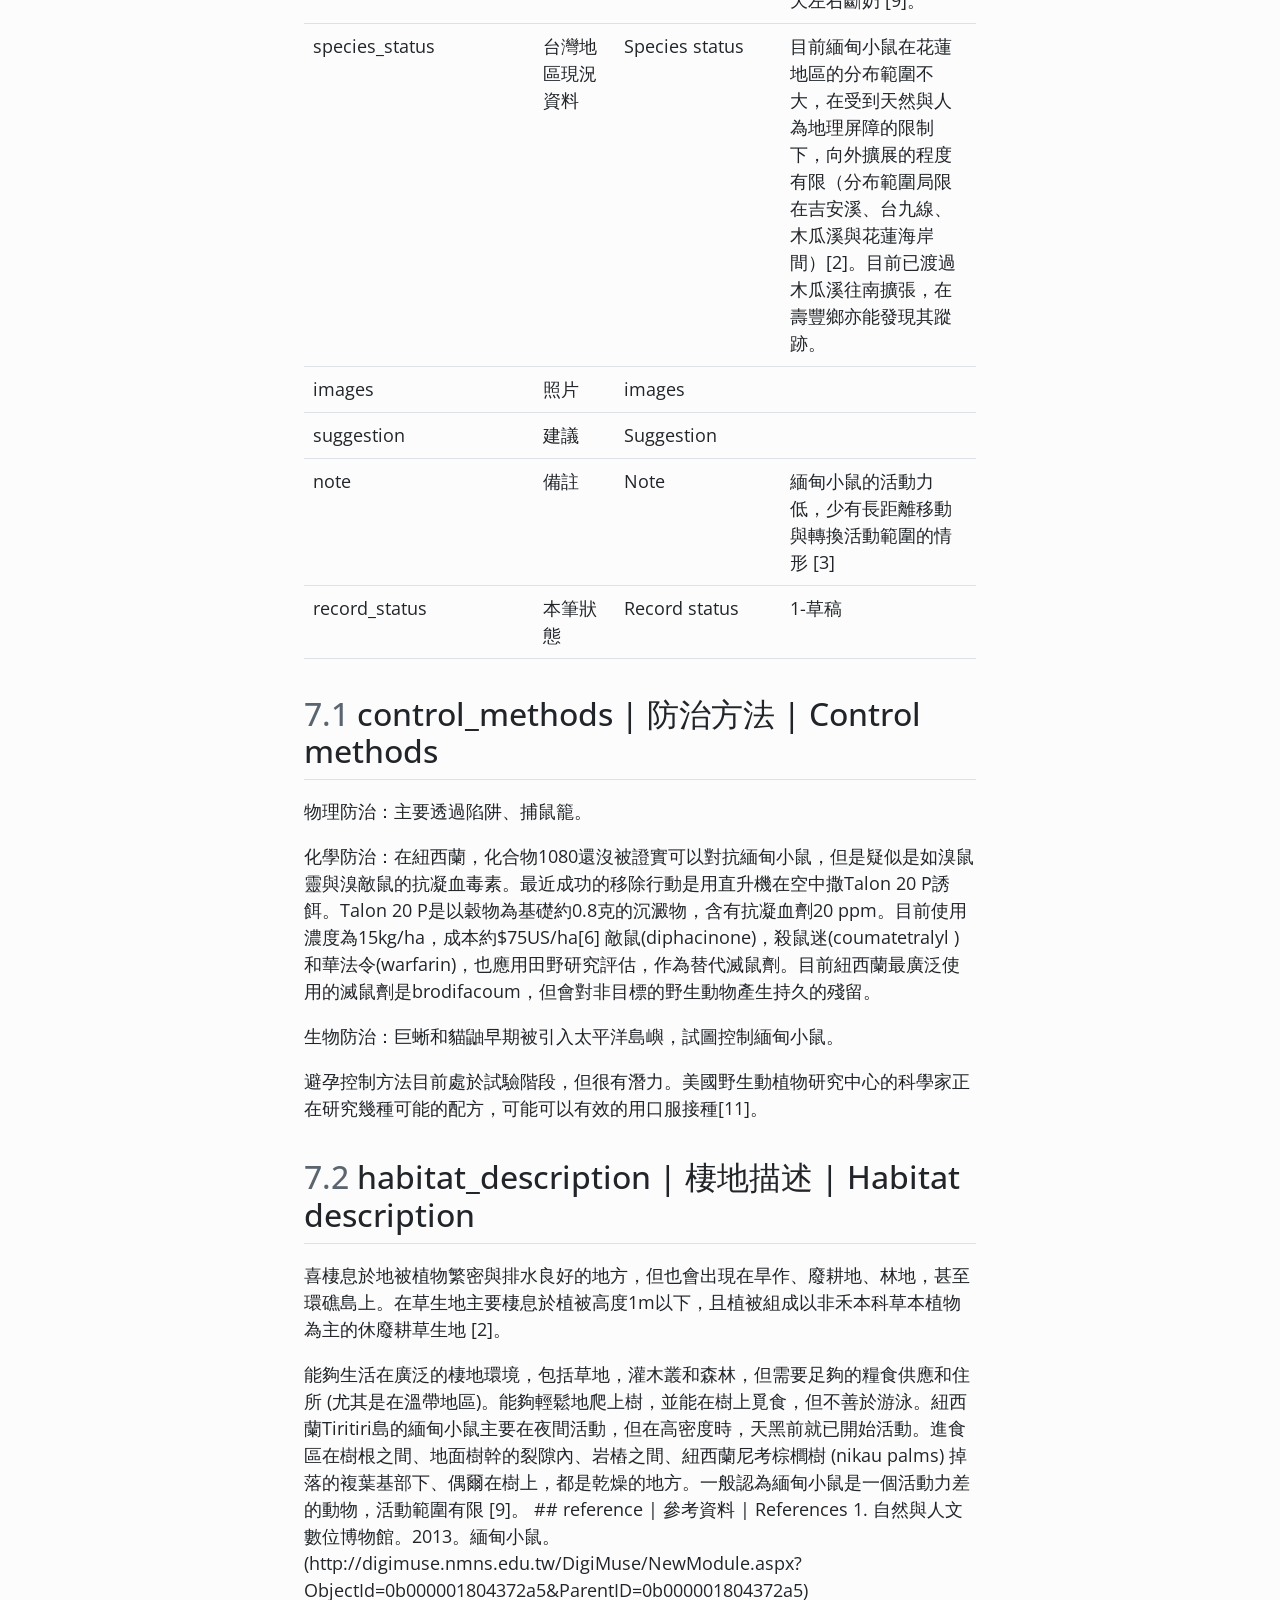
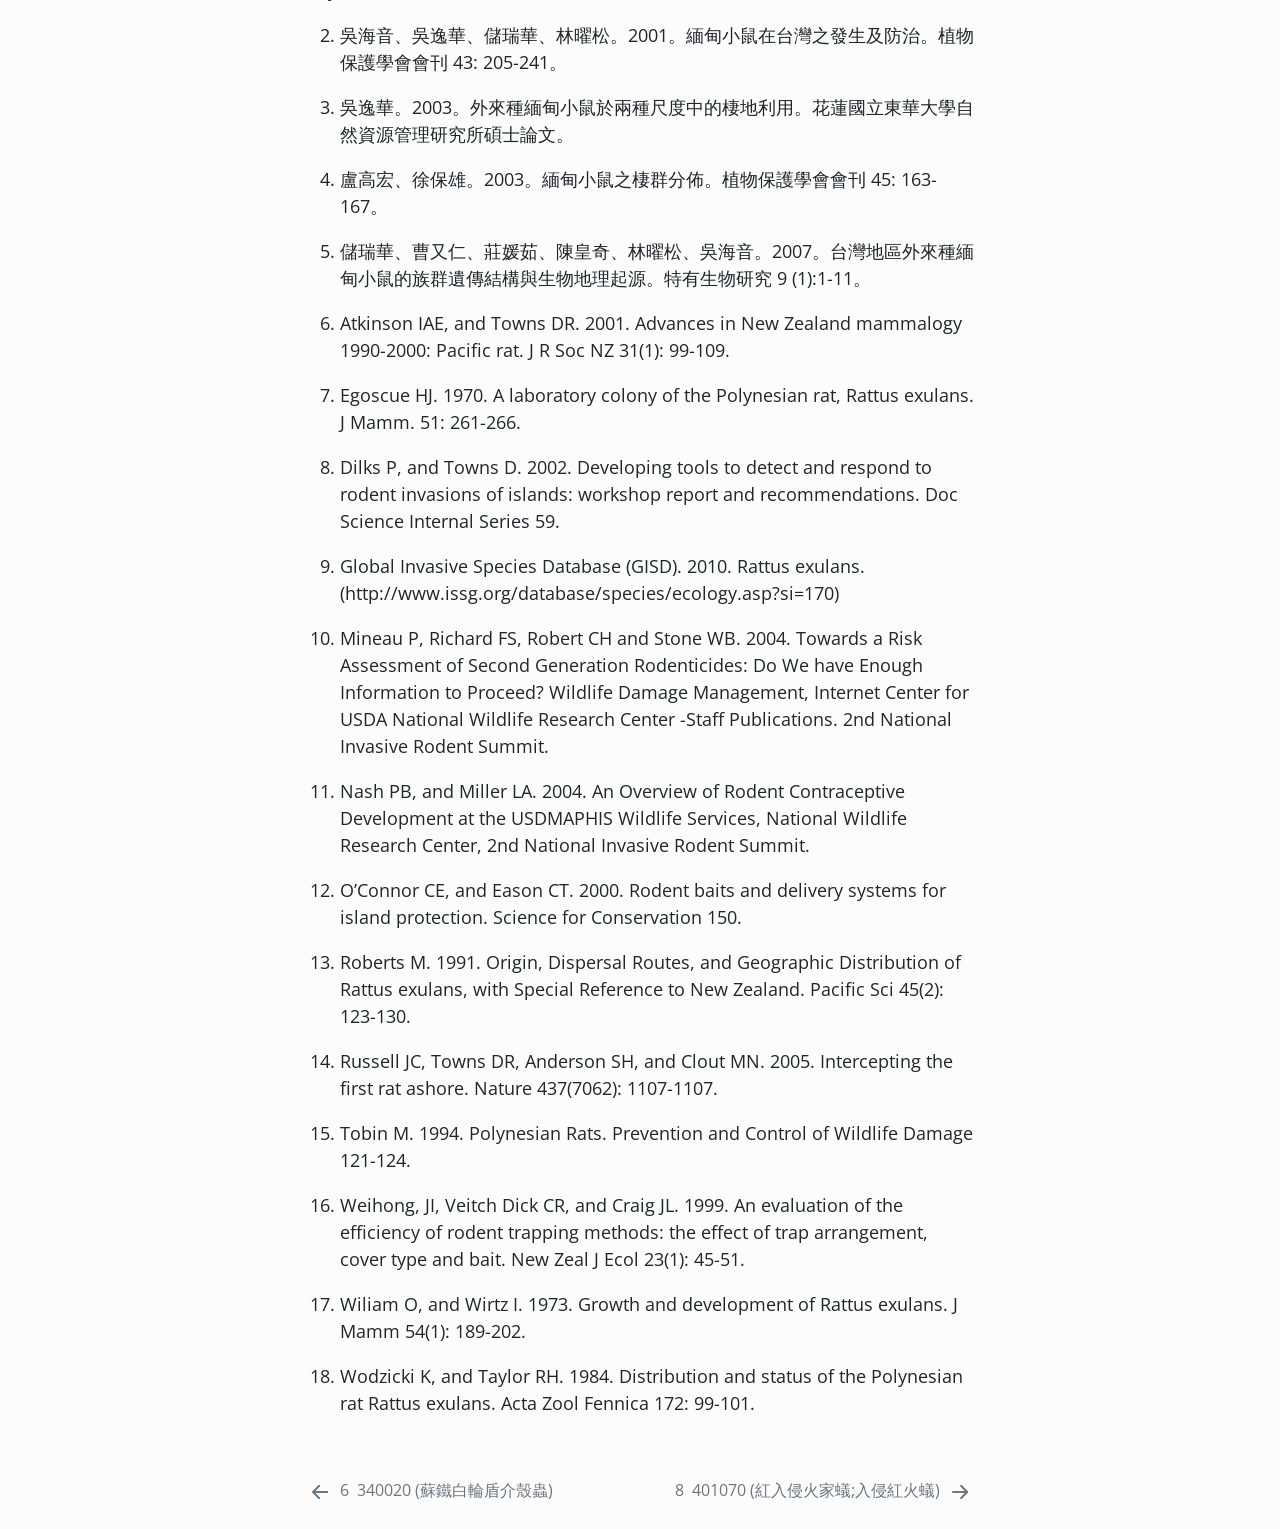
<file: docs/output/rpt_416300-緬甸小鼠;波里尼西亞鼠.html>
<!DOCTYPE html>
<html xmlns="http://www.w3.org/1999/xhtml" lang="en" xml:lang="en"><head>

<meta charset="utf-8">
<meta name="generator" content="quarto-1.2.335">

<meta name="viewport" content="width=device-width, initial-scale=1.0, user-scalable=yes">


<title>台灣外來入侵種資料集(Taiwan Invasive Alien Species Dataset) 工具箱 - 7&nbsp; 416300 (緬甸小鼠;波里尼西亞鼠)</title>
<style>
code{white-space: pre-wrap;}
span.smallcaps{font-variant: small-caps;}
div.columns{display: flex; gap: min(4vw, 1.5em);}
div.column{flex: auto; overflow-x: auto;}
div.hanging-indent{margin-left: 1.5em; text-indent: -1.5em;}
ul.task-list{list-style: none;}
ul.task-list li input[type="checkbox"] {
  width: 0.8em;
  margin: 0 0.8em 0.2em -1.6em;
  vertical-align: middle;
}
</style>


<script src="../site_libs/quarto-nav/quarto-nav.js"></script>
<script src="../site_libs/quarto-nav/headroom.min.js"></script>
<script src="../site_libs/clipboard/clipboard.min.js"></script>
<script src="../site_libs/quarto-search/autocomplete.umd.js"></script>
<script src="../site_libs/quarto-search/fuse.min.js"></script>
<script src="../site_libs/quarto-search/quarto-search.js"></script>
<meta name="quarto:offset" content="../">
<link href="../output/rpt_401070-紅入侵火家蟻;入侵紅火蟻.html" rel="next">
<link href="../output/rpt_340020-蘇鐵白輪盾介殼蟲.html" rel="prev">
<script src="../site_libs/quarto-html/quarto.js"></script>
<script src="../site_libs/quarto-html/popper.min.js"></script>
<script src="../site_libs/quarto-html/tippy.umd.min.js"></script>
<script src="../site_libs/quarto-html/anchor.min.js"></script>
<link href="../site_libs/quarto-html/tippy.css" rel="stylesheet">
<link href="../site_libs/quarto-html/quarto-syntax-highlighting.css" rel="stylesheet" id="quarto-text-highlighting-styles">
<script src="../site_libs/bootstrap/bootstrap.min.js"></script>
<link href="../site_libs/bootstrap/bootstrap-icons.css" rel="stylesheet">
<link href="../site_libs/bootstrap/bootstrap.min.css" rel="stylesheet" id="quarto-bootstrap" data-mode="light">
<script id="quarto-search-options" type="application/json">{
  "location": "sidebar",
  "copy-button": false,
  "collapse-after": 3,
  "panel-placement": "start",
  "type": "textbox",
  "limit": 20,
  "language": {
    "search-no-results-text": "No results",
    "search-matching-documents-text": "matching documents",
    "search-copy-link-title": "Copy link to search",
    "search-hide-matches-text": "Hide additional matches",
    "search-more-match-text": "more match in this document",
    "search-more-matches-text": "more matches in this document",
    "search-clear-button-title": "Clear",
    "search-detached-cancel-button-title": "Cancel",
    "search-submit-button-title": "Submit"
  }
}</script>


</head>

<body class="nav-sidebar floating">

<div id="quarto-search-results"></div>
  <header id="quarto-header" class="headroom fixed-top">
  <nav class="quarto-secondary-nav" data-bs-toggle="collapse" data-bs-target="#quarto-sidebar" aria-controls="quarto-sidebar" aria-expanded="false" aria-label="Toggle sidebar navigation" onclick="if (window.quartoToggleHeadroom) { window.quartoToggleHeadroom(); }">
    <div class="container-fluid d-flex justify-content-between">
      <h1 class="quarto-secondary-nav-title"><span class="chapter-number">7</span>&nbsp; <span class="chapter-title">416300 (緬甸小鼠;波里尼西亞鼠)</span></h1>
      <button type="button" class="quarto-btn-toggle btn" aria-label="Show secondary navigation">
        <i class="bi bi-chevron-right"></i>
      </button>
    </div>
  </nav>
</header>
<!-- content -->
<div id="quarto-content" class="quarto-container page-columns page-rows-contents page-layout-article">
<!-- sidebar -->
  <nav id="quarto-sidebar" class="sidebar collapse sidebar-navigation floating overflow-auto">
    <div class="pt-lg-2 mt-2 text-left sidebar-header">
    <div class="sidebar-title mb-0 py-0">
      <a href="../">台灣外來入侵種資料集(Taiwan Invasive Alien Species Dataset) 工具箱</a> 
        <div class="sidebar-tools-main tools-wide">
    <a href="https://github.com/LinkItONEDevGroup/tiasdswak" title="Source Code" class="sidebar-tool px-1"><i class="bi bi-github"></i></a>
    <a href="" title="Download" id="sidebar-tool-dropdown-0" class="sidebar-tool dropdown-toggle px-1" data-bs-toggle="dropdown" aria-expanded="false"><i class="bi bi-download"></i></a>
    <ul class="dropdown-menu" aria-labelledby="sidebar-tool-dropdown-0">
        <li>
          <a class="dropdown-item sidebar-tools-main-item" href="../台灣外來入侵種資料集-Taiwan-Invasive-Alien-Species-Dataset--工具箱.pdf">
            <i class="bi bi-bi-file-pdf pe-1"></i>
          Download PDF
          </a>
        </li>
        <li>
          <a class="dropdown-item sidebar-tools-main-item" href="../台灣外來入侵種資料集-Taiwan-Invasive-Alien-Species-Dataset--工具箱.epub">
            <i class="bi bi-bi-journal pe-1"></i>
          Download ePub
          </a>
        </li>
        <li>
          <a class="dropdown-item sidebar-tools-main-item" href="../台灣外來入侵種資料集-Taiwan-Invasive-Alien-Species-Dataset--工具箱.docx">
            <i class="bi bi-bi-file-word pe-1"></i>
          Download Docx
          </a>
        </li>
    </ul>
    <a href="" title="Share" id="sidebar-tool-dropdown-1" class="sidebar-tool dropdown-toggle px-1" data-bs-toggle="dropdown" aria-expanded="false"><i class="bi bi-share"></i></a>
    <ul class="dropdown-menu" aria-labelledby="sidebar-tool-dropdown-1">
        <li>
          <a class="dropdown-item sidebar-tools-main-item" href="https://www.facebook.com/sharer/sharer.php?u=|url|">
            <i class="bi bi-bi-facebook pe-1"></i>
          Facebook
          </a>
        </li>
        <li>
          <a class="dropdown-item sidebar-tools-main-item" href="https://twitter.com/intent/tweet?url=|url|">
            <i class="bi bi-bi-twitter pe-1"></i>
          Twitter
          </a>
        </li>
    </ul>
</div>
    </div>
      </div>
      <div class="mt-2 flex-shrink-0 align-items-center">
        <div class="sidebar-search">
        <div id="quarto-search" class="" title="Search"></div>
        </div>
      </div>
    <div class="sidebar-menu-container"> 
    <ul class="list-unstyled mt-1">
        <li class="sidebar-item">
  <div class="sidebar-item-container"> 
  <a href="../index.html" class="sidebar-item-text sidebar-link">前言</a>
  </div>
</li>
        <li class="sidebar-item sidebar-item-section">
      <div class="sidebar-item-container"> 
            <a href="../guides.html" class="sidebar-item-text sidebar-link">guides.html</a>
          <a class="sidebar-item-toggle text-start" data-bs-toggle="collapse" data-bs-target="#quarto-sidebar-section-1" aria-expanded="true">
            <i class="bi bi-chevron-right ms-2"></i>
          </a> 
      </div>
      <ul id="quarto-sidebar-section-1" class="collapse list-unstyled sidebar-section depth1 show">  
          <li class="sidebar-item">
  <div class="sidebar-item-container"> 
  <a href="../tiasds_toolbox.html" class="sidebar-item-text sidebar-link"><span class="chapter-number">1</span>&nbsp; <span class="chapter-title">工具安裝與說明</span></a>
  </div>
</li>
      </ul>
  </li>
        <li class="sidebar-item sidebar-item-section">
      <div class="sidebar-item-container"> 
            <a href="../invasive_sp_list.html" class="sidebar-item-text sidebar-link">invasive_sp_list.html</a>
          <a class="sidebar-item-toggle text-start" data-bs-toggle="collapse" data-bs-target="#quarto-sidebar-section-2" aria-expanded="true">
            <i class="bi bi-chevron-right ms-2"></i>
          </a> 
      </div>
      <ul id="quarto-sidebar-section-2" class="collapse list-unstyled sidebar-section depth1 show">  
          <li class="sidebar-item">
  <div class="sidebar-item-container"> 
  <a href="../output/rpt_313411-河殼菜蛤.html" class="sidebar-item-text sidebar-link"><span class="chapter-number">2</span>&nbsp; <span class="chapter-title">313411 (河殼菜蛤)</span></a>
  </div>
</li>
          <li class="sidebar-item">
  <div class="sidebar-item-container"> 
  <a href="../output/rpt_315085-福壽螺.html" class="sidebar-item-text sidebar-link"><span class="chapter-number">3</span>&nbsp; <span class="chapter-title">315085 (福壽螺)</span></a>
  </div>
</li>
          <li class="sidebar-item">
  <div class="sidebar-item-container"> 
  <a href="../output/rpt_403968-中國梨木蝨.html" class="sidebar-item-text sidebar-link"><span class="chapter-number">4</span>&nbsp; <span class="chapter-title">403968 (中國梨木蝨)</span></a>
  </div>
</li>
          <li class="sidebar-item">
  <div class="sidebar-item-container"> 
  <a href="../output/rpt_417599-小花蔓澤蘭.html" class="sidebar-item-text sidebar-link"><span class="chapter-number">5</span>&nbsp; <span class="chapter-title">417599 (小花蔓澤蘭)</span></a>
  </div>
</li>
          <li class="sidebar-item">
  <div class="sidebar-item-container"> 
  <a href="../output/rpt_340020-蘇鐵白輪盾介殼蟲.html" class="sidebar-item-text sidebar-link"><span class="chapter-number">6</span>&nbsp; <span class="chapter-title">340020 (蘇鐵白輪盾介殼蟲)</span></a>
  </div>
</li>
          <li class="sidebar-item">
  <div class="sidebar-item-container"> 
  <a href="../output/rpt_416300-緬甸小鼠;波里尼西亞鼠.html" class="sidebar-item-text sidebar-link active"><span class="chapter-number">7</span>&nbsp; <span class="chapter-title">416300 (緬甸小鼠;波里尼西亞鼠)</span></a>
  </div>
</li>
          <li class="sidebar-item">
  <div class="sidebar-item-container"> 
  <a href="../output/rpt_401070-紅入侵火家蟻;入侵紅火蟻.html" class="sidebar-item-text sidebar-link"><span class="chapter-number">8</span>&nbsp; <span class="chapter-title">401070 (紅入侵火家蟻;入侵紅火蟻)</span></a>
  </div>
</li>
          <li class="sidebar-item">
  <div class="sidebar-item-container"> 
  <a href="../output/rpt_422619-多線真稜蜥;多線南蜥;多紋南蜥.html" class="sidebar-item-text sidebar-link"><span class="chapter-number">9</span>&nbsp; <span class="chapter-title">422619 (多線真稜蜥;多線南蜥;多紋南蜥)</span></a>
  </div>
</li>
          <li class="sidebar-item">
  <div class="sidebar-item-container"> 
  <a href="../output/rpt_Kew-259467-布袋蓮;浮水蓮花;鳳眼蓮.html" class="sidebar-item-text sidebar-link"><span class="chapter-number">10</span>&nbsp; <span class="chapter-title">Kew-259467 (布袋蓮;浮水蓮花;鳳眼蓮)</span></a>
  </div>
</li>
      </ul>
  </li>
    </ul>
    </div>
</nav>
<!-- margin-sidebar -->
    <div id="quarto-margin-sidebar" class="sidebar margin-sidebar">
        <nav id="TOC" role="doc-toc" class="toc-active">
    <h2 id="toc-title">Table of contents</h2>
   
  <ul>
  <li><a href="#control_methods-防治方法-control-methods" id="toc-control_methods-防治方法-control-methods" class="nav-link active" data-scroll-target="#control_methods-防治方法-control-methods"><span class="toc-section-number">7.1</span>  control_methods | 防治方法 | Control methods</a></li>
  <li><a href="#habitat_description-棲地描述-habitat-description" id="toc-habitat_description-棲地描述-habitat-description" class="nav-link" data-scroll-target="#habitat_description-棲地描述-habitat-description"><span class="toc-section-number">7.2</span>  habitat_description | 棲地描述 | Habitat description</a></li>
  </ul>
<div class="toc-actions"><div><i class="bi bi-github"></i></div><div class="action-links"><p><a href="https://github.com/LinkItONEDevGroup/tiasdswak/edit/main/output/rpt_416300-緬甸小鼠;波里尼西亞鼠.md" class="toc-action">Edit this page</a></p><p><a href="https://github.com/LinkItONEDevGroup/tiasdswak/issues/new" class="toc-action">Report an issue</a></p><p><a href="https://github.com/LinkItONEDevGroup/tiasdswak/blob/main/output/rpt_416300-緬甸小鼠;波里尼西亞鼠.md" class="toc-action">View source</a></p></div></div></nav>
    </div>
<!-- main -->
<main class="content" id="quarto-document-content">

<header id="title-block-header" class="quarto-title-block default">
<div class="quarto-title">
<h1 class="title d-none d-lg-block"><span class="chapter-number">7</span>&nbsp; <span class="chapter-title">416300 (緬甸小鼠;波里尼西亞鼠)</span></h1>
</div>



<div class="quarto-title-meta">

    
  
    
  </div>
  

</header>

<p>report generated on 2023/02/20 09:15:34 by TiasdSWAK 0.2</p>
<table class="table">
<colgroup>
<col style="width: 25%">
<col style="width: 25%">
<col style="width: 25%">
<col style="width: 25%">
</colgroup>
<thead>
<tr class="header">
<th>欄位名稱</th>
<th>欄位中文</th>
<th>欄位英文</th>
<th>欄位值</th>
</tr>
</thead>
<tbody>
<tr class="odd">
<td>name_code</td>
<td>台灣物種名錄代號</td>
<td>TaiBNET Code</td>
<td>416300</td>
</tr>
<tr class="even">
<td>kingdom</td>
<td></td>
<td></td>
<td>Animalia</td>
</tr>
<tr class="odd">
<td>kingdom_c</td>
<td></td>
<td></td>
<td>動物界</td>
</tr>
<tr class="even">
<td>phylum</td>
<td></td>
<td></td>
<td>Chordata</td>
</tr>
<tr class="odd">
<td>phylum_c</td>
<td></td>
<td></td>
<td>脊索動物門</td>
</tr>
<tr class="even">
<td>class</td>
<td></td>
<td></td>
<td>Mammalia</td>
</tr>
<tr class="odd">
<td>class_c</td>
<td></td>
<td></td>
<td>哺乳綱</td>
</tr>
<tr class="even">
<td>order</td>
<td></td>
<td></td>
<td>Rodentia</td>
</tr>
<tr class="odd">
<td>order_c</td>
<td></td>
<td></td>
<td>嚙齒目</td>
</tr>
<tr class="even">
<td>family</td>
<td></td>
<td></td>
<td>Muridae</td>
</tr>
<tr class="odd">
<td>family_c</td>
<td></td>
<td></td>
<td>鼠科</td>
</tr>
<tr class="even">
<td>genus</td>
<td></td>
<td></td>
<td>Rattus</td>
</tr>
<tr class="odd">
<td>genus_c</td>
<td></td>
<td></td>
<td></td>
</tr>
<tr class="even">
<td>nameL</td>
<td></td>
<td></td>
<td>Rattus exulans</td>
</tr>
<tr class="odd">
<td>species</td>
<td></td>
<td></td>
<td>exulans</td>
</tr>
<tr class="even">
<td>infraspecies_marker</td>
<td></td>
<td></td>
<td></td>
</tr>
<tr class="odd">
<td>infraspecies</td>
<td></td>
<td></td>
<td></td>
</tr>
<tr class="even">
<td>infraspecies2_marker</td>
<td></td>
<td></td>
<td></td>
</tr>
<tr class="odd">
<td>infraspecies2</td>
<td></td>
<td></td>
<td></td>
</tr>
<tr class="even">
<td>author</td>
<td></td>
<td></td>
<td>(Peale, 1848)</td>
</tr>
<tr class="odd">
<td>author2</td>
<td></td>
<td></td>
<td></td>
</tr>
<tr class="even">
<td>common_name_cL</td>
<td></td>
<td></td>
<td>緬甸小鼠;波里尼西亞鼠</td>
</tr>
<tr class="odd">
<td>is_alien</td>
<td></td>
<td></td>
<td>1.0</td>
</tr>
<tr class="even">
<td>is_invasive</td>
<td></td>
<td></td>
<td>1.0</td>
</tr>
<tr class="odd">
<td>is_cultivated</td>
<td></td>
<td></td>
<td>0.0</td>
</tr>
<tr class="even">
<td>is_endemic</td>
<td></td>
<td></td>
<td></td>
</tr>
<tr class="odd">
<td>cites_code</td>
<td></td>
<td></td>
<td></td>
</tr>
<tr class="even">
<td>iucn_code</td>
<td></td>
<td></td>
<td>LC</td>
</tr>
<tr class="odd">
<td>coa_code</td>
<td></td>
<td></td>
<td></td>
</tr>
<tr class="even">
<td>時間戳記</td>
<td></td>
<td></td>
<td>2022-12-21</td>
</tr>
<tr class="odd">
<td>電子郵件地址</td>
<td></td>
<td></td>
<td>jt00chao@gmail.com</td>
</tr>
<tr class="even">
<td>nameR</td>
<td></td>
<td></td>
<td>Rattus exulans</td>
</tr>
<tr class="odd">
<td>common_name_cR</td>
<td></td>
<td></td>
<td>緬甸小鼠; 波里尼西亞鼠</td>
</tr>
<tr class="even">
<td>life_type</td>
<td>類別</td>
<td>Life form types</td>
<td>1-動物</td>
</tr>
<tr class="odd">
<td>life_type_animal</td>
<td>動物</td>
<td>Animal</td>
<td>21-哺乳類</td>
</tr>
<tr class="even">
<td>life_type_plant</td>
<td>植物</td>
<td>Plant</td>
<td></td>
</tr>
<tr class="odd">
<td>microorganism</td>
<td>微生物</td>
<td>Microorganism</td>
<td></td>
</tr>
<tr class="even">
<td>habitat_types</td>
<td>棲地類型</td>
<td>Habitat types</td>
<td>6-密灌叢/疏灌叢, 7-牧地/草地</td>
</tr>
<tr class="odd">
<td>introduction_type</td>
<td>引進之方式</td>
<td>Introduction type</td>
<td>3-無心的引進</td>
</tr>
<tr class="even">
<td>introduction_cause</td>
<td>引進的原因</td>
<td>Cause of introduction types</td>
<td>3-檢疫不夠仔細</td>
</tr>
<tr class="odd">
<td>introduction_vector</td>
<td>引進的媒介</td>
<td>Vector of introduction types</td>
<td>14-海運</td>
</tr>
<tr class="even">
<td>introduction_date</td>
<td>引進時間</td>
<td>Year of introduciton</td>
<td>不詳</td>
</tr>
<tr class="odd">
<td>introduction_people</td>
<td>引進人</td>
<td>Introducer</td>
<td>不詳</td>
</tr>
<tr class="even">
<td>found_date</td>
<td>發現時間</td>
<td>First reported</td>
<td>1999年4月，由行政院農委會花蓮區農業改良場與農業藥物毒物試驗所在花蓮縣吉安鄉光華村田間發現</td>
</tr>
<tr class="odd">
<td>introduction_desc</td>
<td>引進管道的說明</td>
<td>Description of pathways</td>
<td></td>
</tr>
<tr class="even">
<td>invasiveness</td>
<td>入侵性</td>
<td>Invasiveness</td>
<td>1-具入侵性</td>
</tr>
<tr class="odd">
<td>mechanism</td>
<td>入侵機制</td>
<td>Mechanism</td>
<td>1-競爭, 2-捕食, 8-傳染疾病</td>
</tr>
<tr class="even">
<td>outcome</td>
<td>入侵的後果</td>
<td></td>
<td></td>
</tr>
<tr class="odd">
<td>Outcome of invasion</td>
<td>1-農業, 3-環境, 4-人類健康</td>
<td></td>
<td></td>
</tr>
<tr class="even">
<td>description_of_outcomes</td>
<td>入侵後果說明</td>
<td></td>
<td></td>
</tr>
<tr class="odd">
<td>Description of outcomes</td>
<td></td>
<td></td>
<td></td>
</tr>
<tr class="even">
<td>dispersal_mechanisms</td>
<td>播遷機制</td>
<td>Dispersal mechanisms</td>
<td>運輸(車子、船隻)、自行擴散</td>
</tr>
<tr class="odd">
<td>eradication_methods</td>
<td>撲滅方法</td>
<td>Eradication methods</td>
<td>99-其他, 1-毒殺, 2-陷阱</td>
</tr>
<tr class="even">
<td>data_provider</td>
<td>資料提供者</td>
<td>Data provider</td>
<td>吳海音</td>
</tr>
<tr class="odd">
<td>description</td>
<td>物種描述</td>
<td>Species description</td>
<td>太平洋鼠 (緬甸小鼠) 是與人類最密切相關的三種小鼠 (Rattus rattus, R. norvegicus and R. exulans) 中最小的一種。緬甸小鼠身體修長、尖吻、大耳與相對較小較纖細的腳，棕色的背部對比白色的腹部。成熟的個體從鼻子尖端至尾巴末端長4.5-6英吋 (11.5-15cm)，體重1.5-3盎司(40-80g)。尾巴有凸出的細鱗狀環，約與其頭與身體同長，後腳長約23 mm[5]。相較於R. rattus與R. norvegicus的雌鼠分別有10與12顆乳頭，緬甸小鼠的雌鼠僅有8顆乳頭[15]。緬甸小鼠的形態 (頭骨大小) 隨著緯度與島嶼大小不同而改變 (柏格曼規則：物種在較溫暖的地理族群會有較小的體型而在較冷的地區族群會有較大的體型)。在熱帶地區此種效應最為明顯[6]。</td>
</tr>
<tr class="even">
<td>summary</td>
<td>本種概述</td>
<td>Summary</td>
<td>緬甸小鼠在其原生地為居家鼠類，可與人類聚落及農作地共存，且因為人類活動或其他因素，而入侵到太平洋許多島嶼，對此些地區原生物種造成危害[2]，是原生昆蟲、蜥蜴、鳥類的天敵，農業的害蟲[9]。</td>
</tr>
<tr class="odd">
<td>native_range</td>
<td>地理分佈/原產地</td>
<td>Geographical range/Native range</td>
<td>東南亞[9]。一般以為這種鼠類起源於印尼的小巽他群島 (Lesser Sunda Islands)[13]</td>
</tr>
<tr class="even">
<td>introduced_range</td>
<td>地理分佈/被引進地</td>
<td>Geographical range/Introduced range</td>
<td>一支向西散佈到東南亞的越南、寮國、泰國、緬甸等地，另一支則隨毛利人與波里尼西亞人播遷至大洋洲諸島，乃至於澳洲、紐西蘭與夏威夷等地 [13,18]。</td>
</tr>
<tr class="odd">
<td>nutrition</td>
<td>營養</td>
<td>Nutrition</td>
<td>雜食性，以植物為主，另外會捕食小型脊椎動物、包括蜥蜴、鳥類[2]。攝食範圍廣，包括各種闊葉植物、草、水果、種子和小動物。牠們喜歡多肉的水果，像野牡丹、百香果、芭樂、刺莓、光果龍葵。在甘蔗田裡，甘蔗佔其取食食物體積的70%左右，在非穀類的田裡，甘蔗僅佔其取食食物體積的20%-50%。緬甸小鼠不能只靠甘蔗為生，牠們需要額外的蛋白質，如蚯蚓、蜘蛛、端足目動物、昆蟲、在地面築巢的幼鳥或蛋[15]。</td>
</tr>
<tr class="even">
<td>reproduction</td>
<td>繁殖方式</td>
<td>Reproduction</td>
<td>胎生。雌鼠可多次發情與自發性排卵[7, 9]。繁殖行為大部分取決於食物的充足與否。緬甸小鼠大部分為一夫一妻制，雌鼠一年內可多次繁殖 [8]。產仔數1-10隻 (平均3.8隻) 眾數 (mode) 為4隻 [7, 17]。雌鼠一年生產1-13窩 (平均5.2窩)，但一生擁有的生產潛力僅12個月或更短。一生生產最大窩數為18窩 [7]，非哺乳之妊娠期19-23天 [8,9]，哺乳期為妊娠期後3-7天 [7]。小鼠的生殖表現因地理區的不同而有變化，且受到天氣、食物取得及其它因素影響 [15]。入侵台灣花蓮地區之緬甸小鼠在春季與夏季有較高比例之個體處於生殖狀況。</td>
</tr>
<tr class="odd">
<td>life_cycle</td>
<td>生活史</td>
<td>Life cycle</td>
<td>生殖具季節性，每年春夏季或夏季到冬初為繁殖季。幼鼠於28天左右斷奶 [9]。</td>
</tr>
<tr class="even">
<td>species_status</td>
<td>台灣地區現況資料</td>
<td>Species status</td>
<td>目前緬甸小鼠在花蓮地區的分布範圍不大，在受到天然與人為地理屏障的限制下，向外擴展的程度有限（分布範圍局限在吉安溪、台九線、木瓜溪與花蓮海岸間）[2]。目前已渡過木瓜溪往南擴張，在壽豐鄉亦能發現其蹤跡。</td>
</tr>
<tr class="odd">
<td>images</td>
<td>照片</td>
<td>images</td>
<td></td>
</tr>
<tr class="even">
<td>suggestion</td>
<td>建議</td>
<td>Suggestion</td>
<td></td>
</tr>
<tr class="odd">
<td>note</td>
<td>備註</td>
<td>Note</td>
<td>緬甸小鼠的活動力低，少有長距離移動與轉換活動範圍的情形 [3]</td>
</tr>
<tr class="even">
<td>record_status</td>
<td>本筆狀態</td>
<td>Record status</td>
<td>1-草稿</td>
</tr>
</tbody>
</table>
<section id="control_methods-防治方法-control-methods" class="level2" data-number="7.1">
<h2 data-number="7.1" class="anchored" data-anchor-id="control_methods-防治方法-control-methods"><span class="header-section-number">7.1</span> control_methods | 防治方法 | Control methods</h2>
<p>物理防治：主要透過陷阱、捕鼠籠。</p>
<p>化學防治：在紐西蘭，化合物1080還沒被證實可以對抗緬甸小鼠，但是疑似是如溴鼠靈與溴敵鼠的抗凝血毒素。最近成功的移除行動是用直升機在空中撒Talon 20 P誘餌。Talon 20 P是以穀物為基礎約0.8克的沉澱物，含有抗凝血劑20 ppm。目前使用濃度為15kg/ha，成本約$75US/ha[6] 敵鼠(diphacinone)，殺鼠迷(coumatetralyl )和華法令(warfarin)，也應用田野研究評估，作為替代滅鼠劑。目前紐西蘭最廣泛使用的滅鼠劑是brodifacoum，但會對非目標的野生動物產生持久的殘留。</p>
<p>生物防治：巨蜥和貓鼬早期被引入太平洋島嶼，試圖控制緬甸小鼠。</p>
<p>避孕控制方法目前處於試驗階段，但很有潛力。美國野生動植物研究中心的科學家正在研究幾種可能的配方，可能可以有效的用口服接種[11]。</p>
</section>
<section id="habitat_description-棲地描述-habitat-description" class="level2" data-number="7.2">
<h2 data-number="7.2" class="anchored" data-anchor-id="habitat_description-棲地描述-habitat-description"><span class="header-section-number">7.2</span> habitat_description | 棲地描述 | Habitat description</h2>
<p>喜棲息於地被植物繁密與排水良好的地方，但也會出現在旱作、廢耕地、林地，甚至環礁島上。在草生地主要棲息於植被高度1m以下，且植被組成以非禾本科草本植物為主的休廢耕草生地 [2]。</p>
<p>能夠生活在廣泛的棲地環境，包括草地，灌木叢和森林，但需要足夠的糧食供應和住所 (尤其是在溫帶地區)。能夠輕鬆地爬上樹，並能在樹上覓食，但不善於游泳。紐西蘭Tiritiri島的緬甸小鼠主要在夜間活動，但在高密度時，天黑前就已開始活動。進食區在樹根之間、地面樹幹的裂隙內、岩樁之間、紐西蘭尼考棕櫚樹 (nikau palms) 掉落的複葉基部下、偶爾在樹上，都是乾燥的地方。一般認為緬甸小鼠是一個活動力差的動物，活動範圍有限 [9]。 ## reference | 參考資料 | References 1. 自然與人文數位博物館。2013。緬甸小鼠。(http://digimuse.nmns.edu.tw/DigiMuse/NewModule.aspx?ObjectId=0b000001804372a5&amp;ParentID=0b000001804372a5)</p>
<ol start="2" type="1">
<li><p>吳海音、吳逸華、儲瑞華、林曜松。2001。緬甸小鼠在台灣之發生及防治。植物保護學會會刊 43: 205-241。</p></li>
<li><p>吳逸華。2003。外來種緬甸小鼠於兩種尺度中的棲地利用。花蓮國立東華大學自然資源管理研究所碩士論文。</p></li>
<li><p>盧高宏、徐保雄。2003。緬甸小鼠之棲群分佈。植物保護學會會刊 45: 163-167。</p></li>
<li><p>儲瑞華、曹又仁、莊媛茹、陳皇奇、林曜松、吳海音。2007。台灣地區外來種緬甸小鼠的族群遺傳結構與生物地理起源。特有生物研究 9 (1):1-11。</p></li>
<li><p>Atkinson IAE, and Towns DR. 2001. Advances in New Zealand mammalogy 1990-2000: Pacific rat. J R Soc NZ 31(1): 99-109.</p></li>
<li><p>Egoscue HJ. 1970. A laboratory colony of the Polynesian rat, Rattus exulans. J Mamm. 51: 261-266.</p></li>
<li><p>Dilks P, and Towns D. 2002. Developing tools to detect and respond to rodent invasions of islands: workshop report and recommendations. Doc Science Internal Series 59.</p></li>
<li><p>Global Invasive Species Database (GISD). 2010. Rattus exulans. (http://www.issg.org/database/species/ecology.asp?si=170)</p></li>
<li><p>Mineau P, Richard FS, Robert CH and Stone WB. 2004. Towards a Risk Assessment of Second Generation Rodenticides: Do We have Enough Information to Proceed? Wildlife Damage Management, Internet Center for USDA National Wildlife Research Center -Staff Publications. 2nd National Invasive Rodent Summit.</p></li>
<li><p>Nash PB, and Miller LA. 2004. An Overview of Rodent Contraceptive Development at the USDMAPHIS Wildlife Services, National Wildlife Research Center, 2nd National Invasive Rodent Summit.</p></li>
<li><p>O’Connor CE, and Eason CT. 2000. Rodent baits and delivery systems for island protection. Science for Conservation 150.</p></li>
<li><p>Roberts M. 1991. Origin, Dispersal Routes, and Geographic Distribution of Rattus exulans, with Special Reference to New Zealand. Pacific Sci 45(2): 123-130.</p></li>
<li><p>Russell JC, Towns DR, Anderson SH, and Clout MN. 2005. Intercepting the first rat ashore. Nature 437(7062): 1107-1107.</p></li>
<li><p>Tobin M. 1994. Polynesian Rats. Prevention and Control of Wildlife Damage 121-124.</p></li>
<li><p>Weihong, JI, Veitch Dick CR, and Craig JL. 1999. An evaluation of the efficiency of rodent trapping methods: the effect of trap arrangement, cover type and bait. New Zeal J Ecol 23(1): 45-51.</p></li>
<li><p>Wiliam O, and Wirtz I. 1973. Growth and development of Rattus exulans. J Mamm 54(1): 189-202.</p></li>
<li><p>Wodzicki K, and Taylor RH. 1984. Distribution and status of the Polynesian rat Rattus exulans. Acta Zool Fennica 172: 99-101.</p></li>
</ol>


</section>

</main> <!-- /main -->
<script id="quarto-html-after-body" type="application/javascript">
window.document.addEventListener("DOMContentLoaded", function (event) {
  const toggleBodyColorMode = (bsSheetEl) => {
    const mode = bsSheetEl.getAttribute("data-mode");
    const bodyEl = window.document.querySelector("body");
    if (mode === "dark") {
      bodyEl.classList.add("quarto-dark");
      bodyEl.classList.remove("quarto-light");
    } else {
      bodyEl.classList.add("quarto-light");
      bodyEl.classList.remove("quarto-dark");
    }
  }
  const toggleBodyColorPrimary = () => {
    const bsSheetEl = window.document.querySelector("link#quarto-bootstrap");
    if (bsSheetEl) {
      toggleBodyColorMode(bsSheetEl);
    }
  }
  toggleBodyColorPrimary();  
  const icon = "";
  const anchorJS = new window.AnchorJS();
  anchorJS.options = {
    placement: 'right',
    icon: icon
  };
  anchorJS.add('.anchored');
  const clipboard = new window.ClipboardJS('.code-copy-button', {
    target: function(trigger) {
      return trigger.previousElementSibling;
    }
  });
  clipboard.on('success', function(e) {
    // button target
    const button = e.trigger;
    // don't keep focus
    button.blur();
    // flash "checked"
    button.classList.add('code-copy-button-checked');
    var currentTitle = button.getAttribute("title");
    button.setAttribute("title", "Copied!");
    let tooltip;
    if (window.bootstrap) {
      button.setAttribute("data-bs-toggle", "tooltip");
      button.setAttribute("data-bs-placement", "left");
      button.setAttribute("data-bs-title", "Copied!");
      tooltip = new bootstrap.Tooltip(button, 
        { trigger: "manual", 
          customClass: "code-copy-button-tooltip",
          offset: [0, -8]});
      tooltip.show();    
    }
    setTimeout(function() {
      if (tooltip) {
        tooltip.hide();
        button.removeAttribute("data-bs-title");
        button.removeAttribute("data-bs-toggle");
        button.removeAttribute("data-bs-placement");
      }
      button.setAttribute("title", currentTitle);
      button.classList.remove('code-copy-button-checked');
    }, 1000);
    // clear code selection
    e.clearSelection();
  });
  function tippyHover(el, contentFn) {
    const config = {
      allowHTML: true,
      content: contentFn,
      maxWidth: 500,
      delay: 100,
      arrow: false,
      appendTo: function(el) {
          return el.parentElement;
      },
      interactive: true,
      interactiveBorder: 10,
      theme: 'quarto',
      placement: 'bottom-start'
    };
    window.tippy(el, config); 
  }
  const noterefs = window.document.querySelectorAll('a[role="doc-noteref"]');
  for (var i=0; i<noterefs.length; i++) {
    const ref = noterefs[i];
    tippyHover(ref, function() {
      // use id or data attribute instead here
      let href = ref.getAttribute('data-footnote-href') || ref.getAttribute('href');
      try { href = new URL(href).hash; } catch {}
      const id = href.replace(/^#\/?/, "");
      const note = window.document.getElementById(id);
      return note.innerHTML;
    });
  }
  const findCites = (el) => {
    const parentEl = el.parentElement;
    if (parentEl) {
      const cites = parentEl.dataset.cites;
      if (cites) {
        return {
          el,
          cites: cites.split(' ')
        };
      } else {
        return findCites(el.parentElement)
      }
    } else {
      return undefined;
    }
  };
  var bibliorefs = window.document.querySelectorAll('a[role="doc-biblioref"]');
  for (var i=0; i<bibliorefs.length; i++) {
    const ref = bibliorefs[i];
    const citeInfo = findCites(ref);
    if (citeInfo) {
      tippyHover(citeInfo.el, function() {
        var popup = window.document.createElement('div');
        citeInfo.cites.forEach(function(cite) {
          var citeDiv = window.document.createElement('div');
          citeDiv.classList.add('hanging-indent');
          citeDiv.classList.add('csl-entry');
          var biblioDiv = window.document.getElementById('ref-' + cite);
          if (biblioDiv) {
            citeDiv.innerHTML = biblioDiv.innerHTML;
          }
          popup.appendChild(citeDiv);
        });
        return popup.innerHTML;
      });
    }
  }
});
</script>
<nav class="page-navigation">
  <div class="nav-page nav-page-previous">
      <a href="../output/rpt_340020-蘇鐵白輪盾介殼蟲.html" class="pagination-link">
        <i class="bi bi-arrow-left-short"></i> <span class="nav-page-text"><span class="chapter-number">6</span>&nbsp; <span class="chapter-title">340020 (蘇鐵白輪盾介殼蟲)</span></span>
      </a>          
  </div>
  <div class="nav-page nav-page-next">
      <a href="../output/rpt_401070-紅入侵火家蟻;入侵紅火蟻.html" class="pagination-link">
        <span class="nav-page-text"><span class="chapter-number">8</span>&nbsp; <span class="chapter-title">401070 (紅入侵火家蟻;入侵紅火蟻)</span></span> <i class="bi bi-arrow-right-short"></i>
      </a>
  </div>
</nav>
</div> <!-- /content -->



</body></html>
</file>
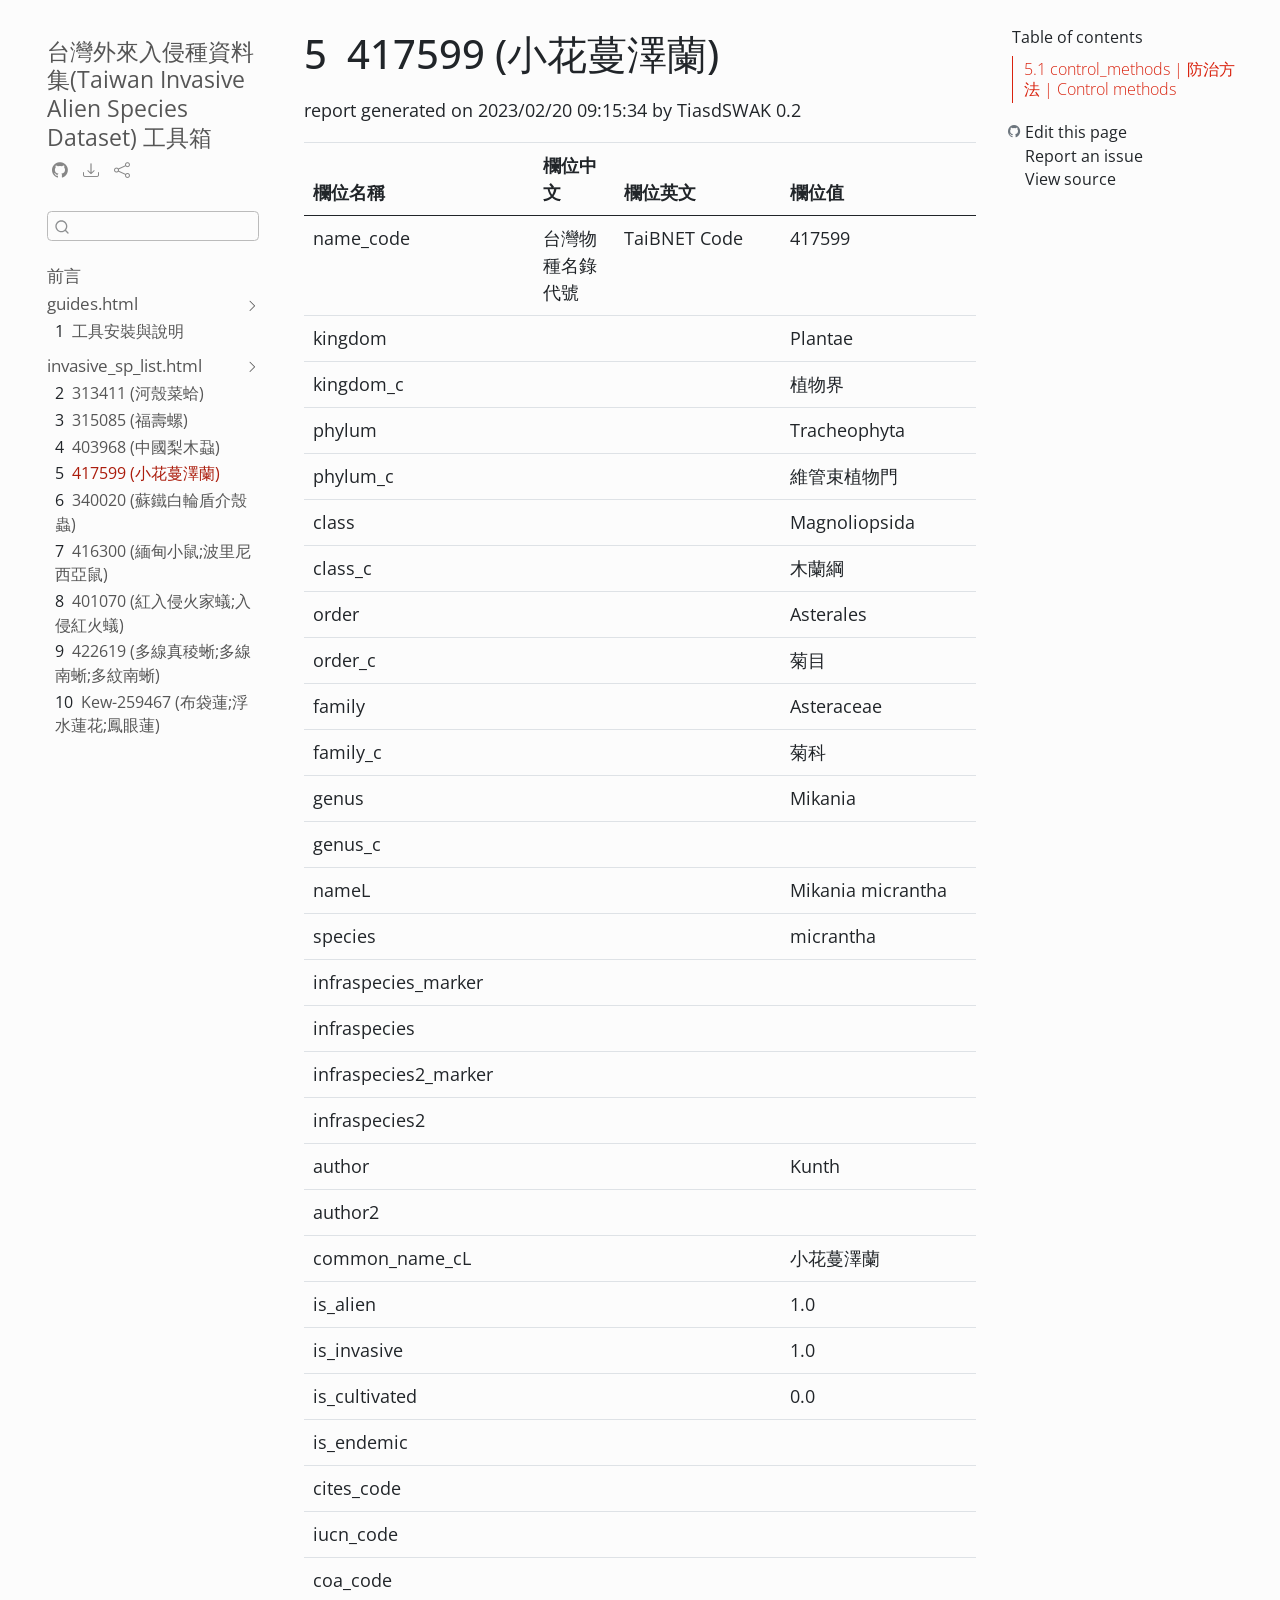
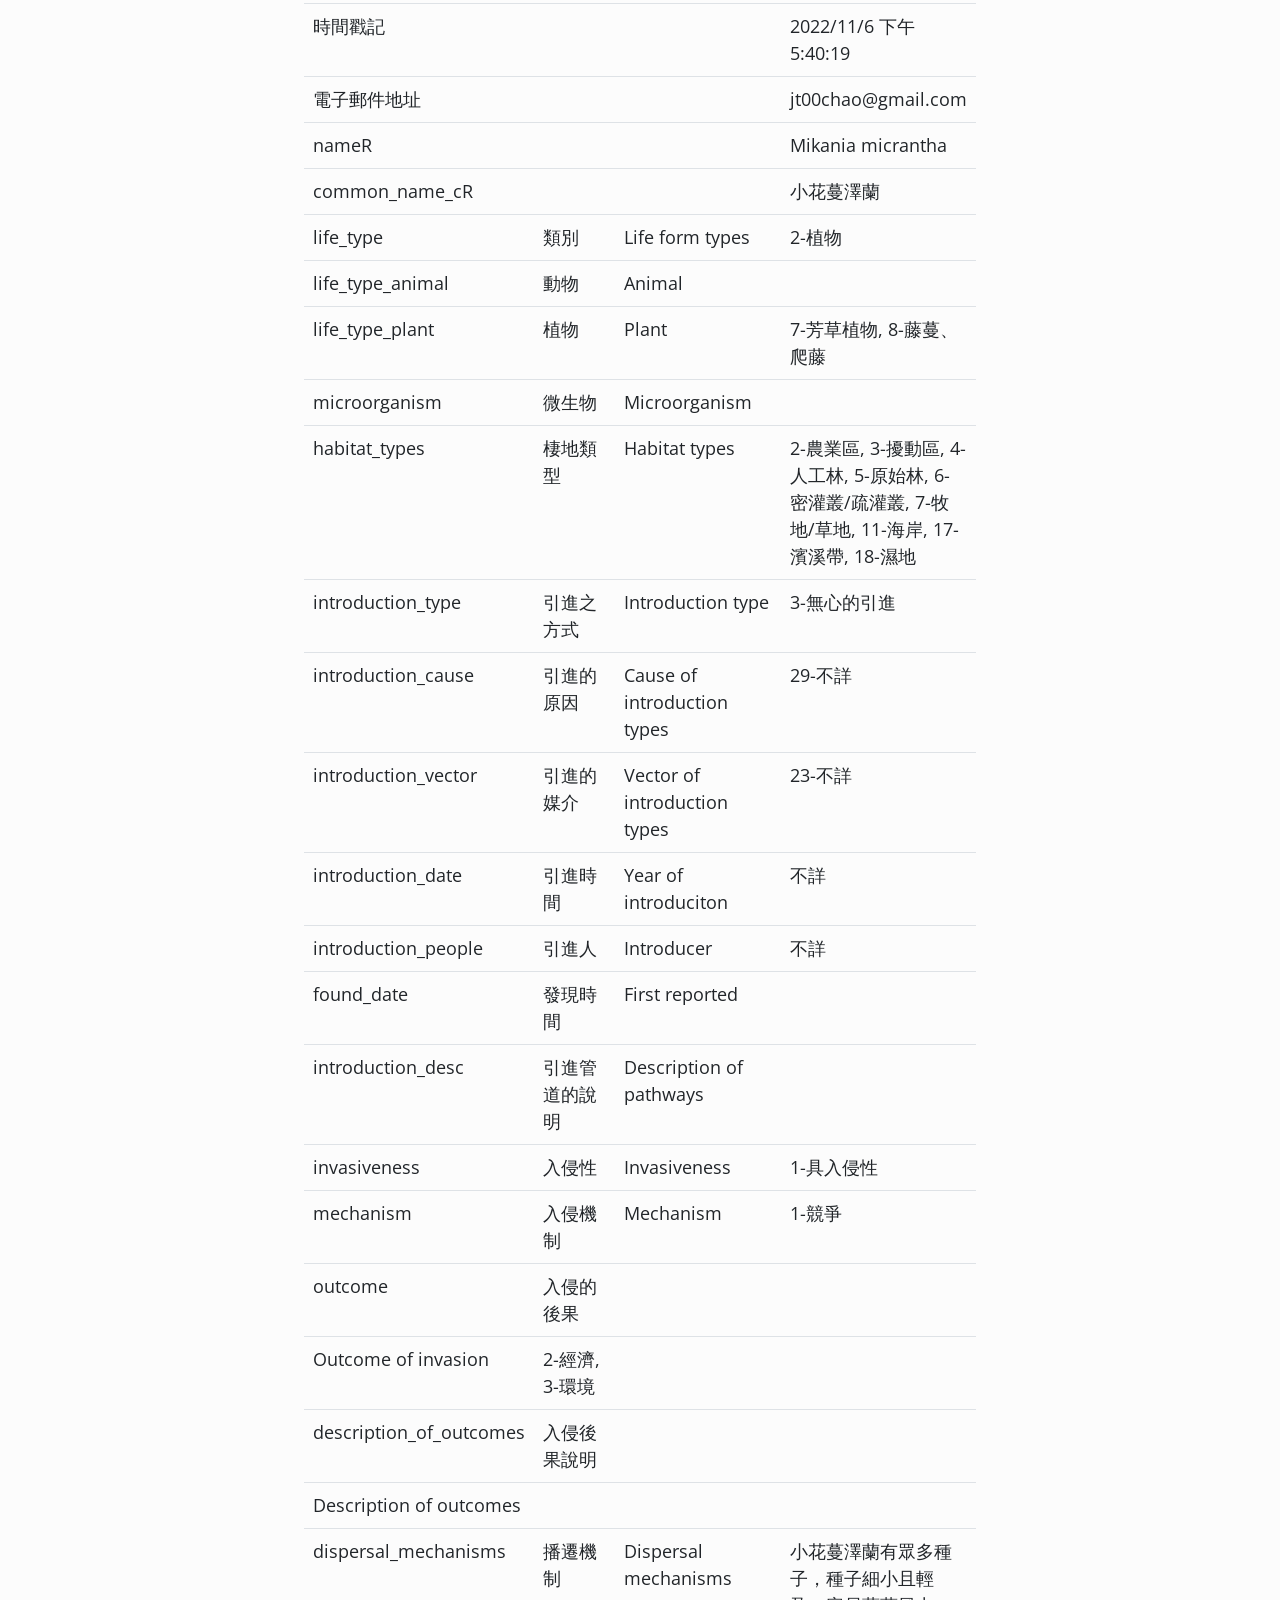
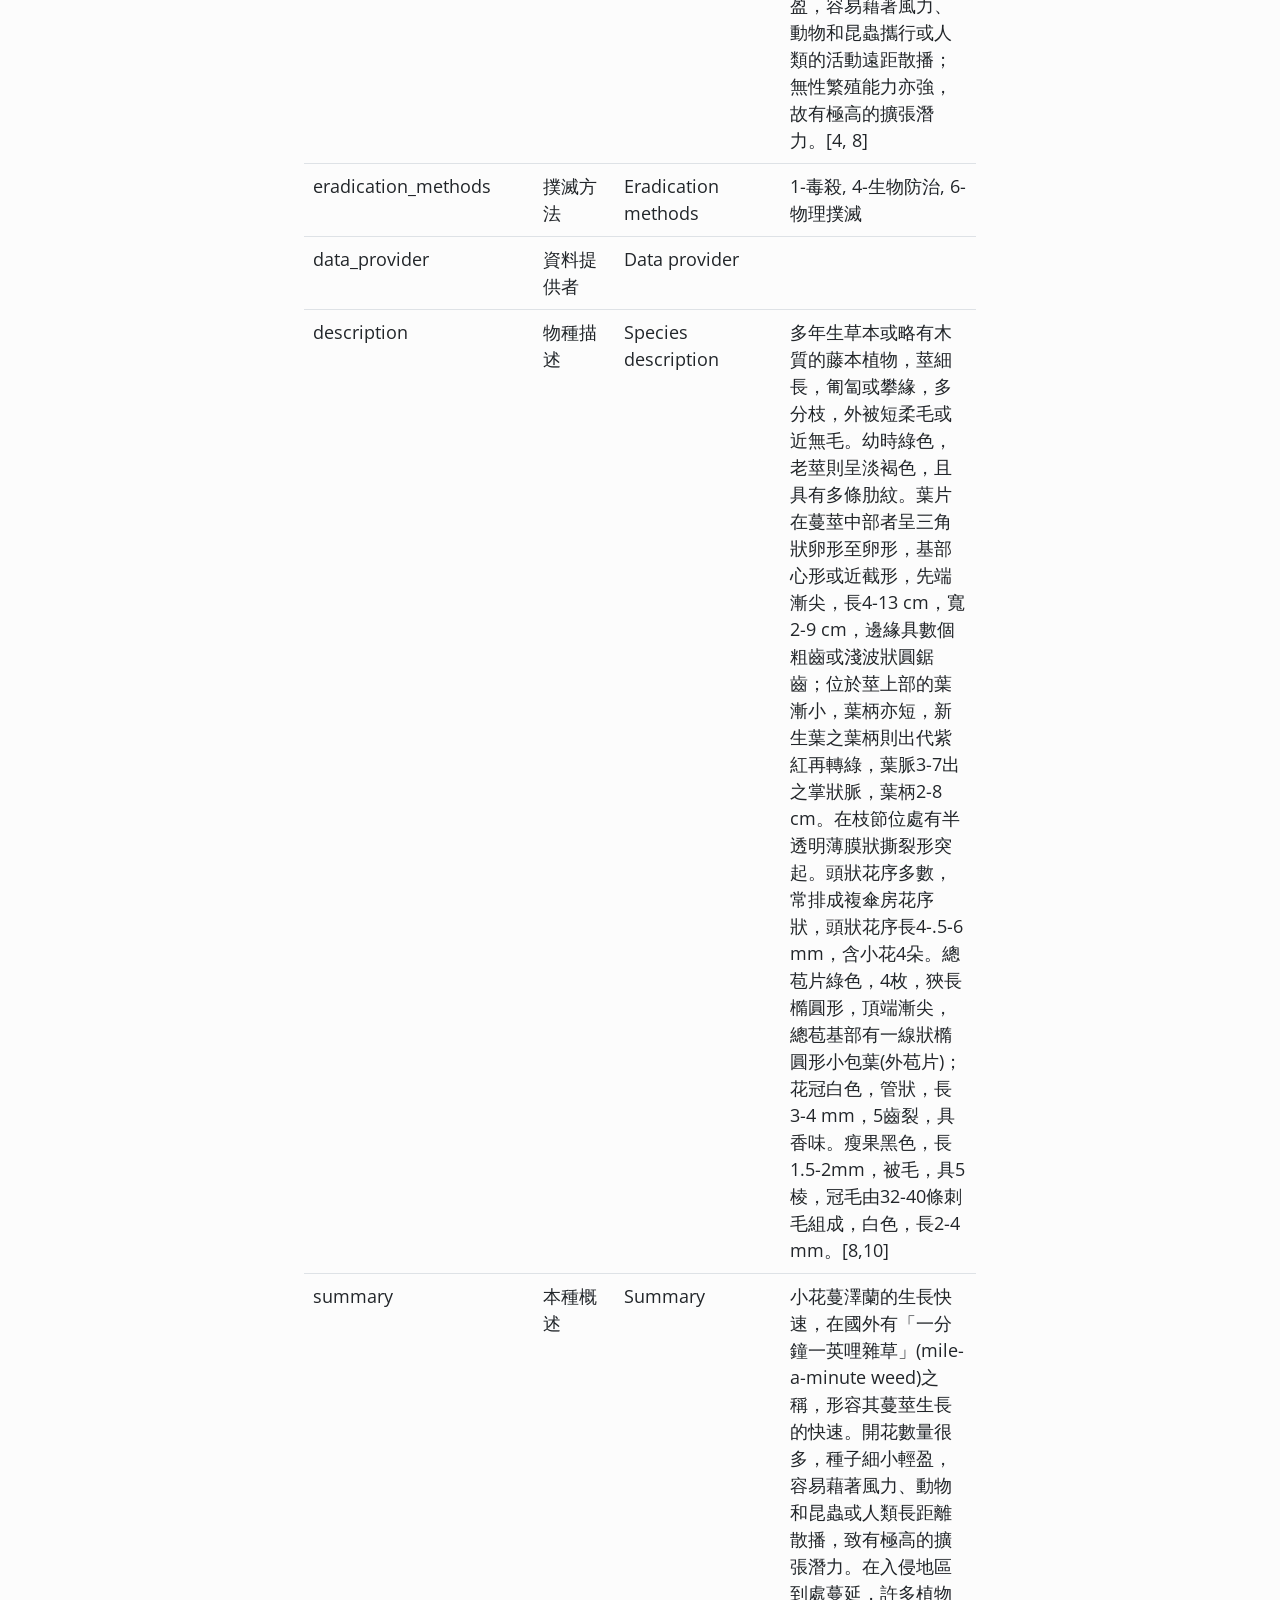
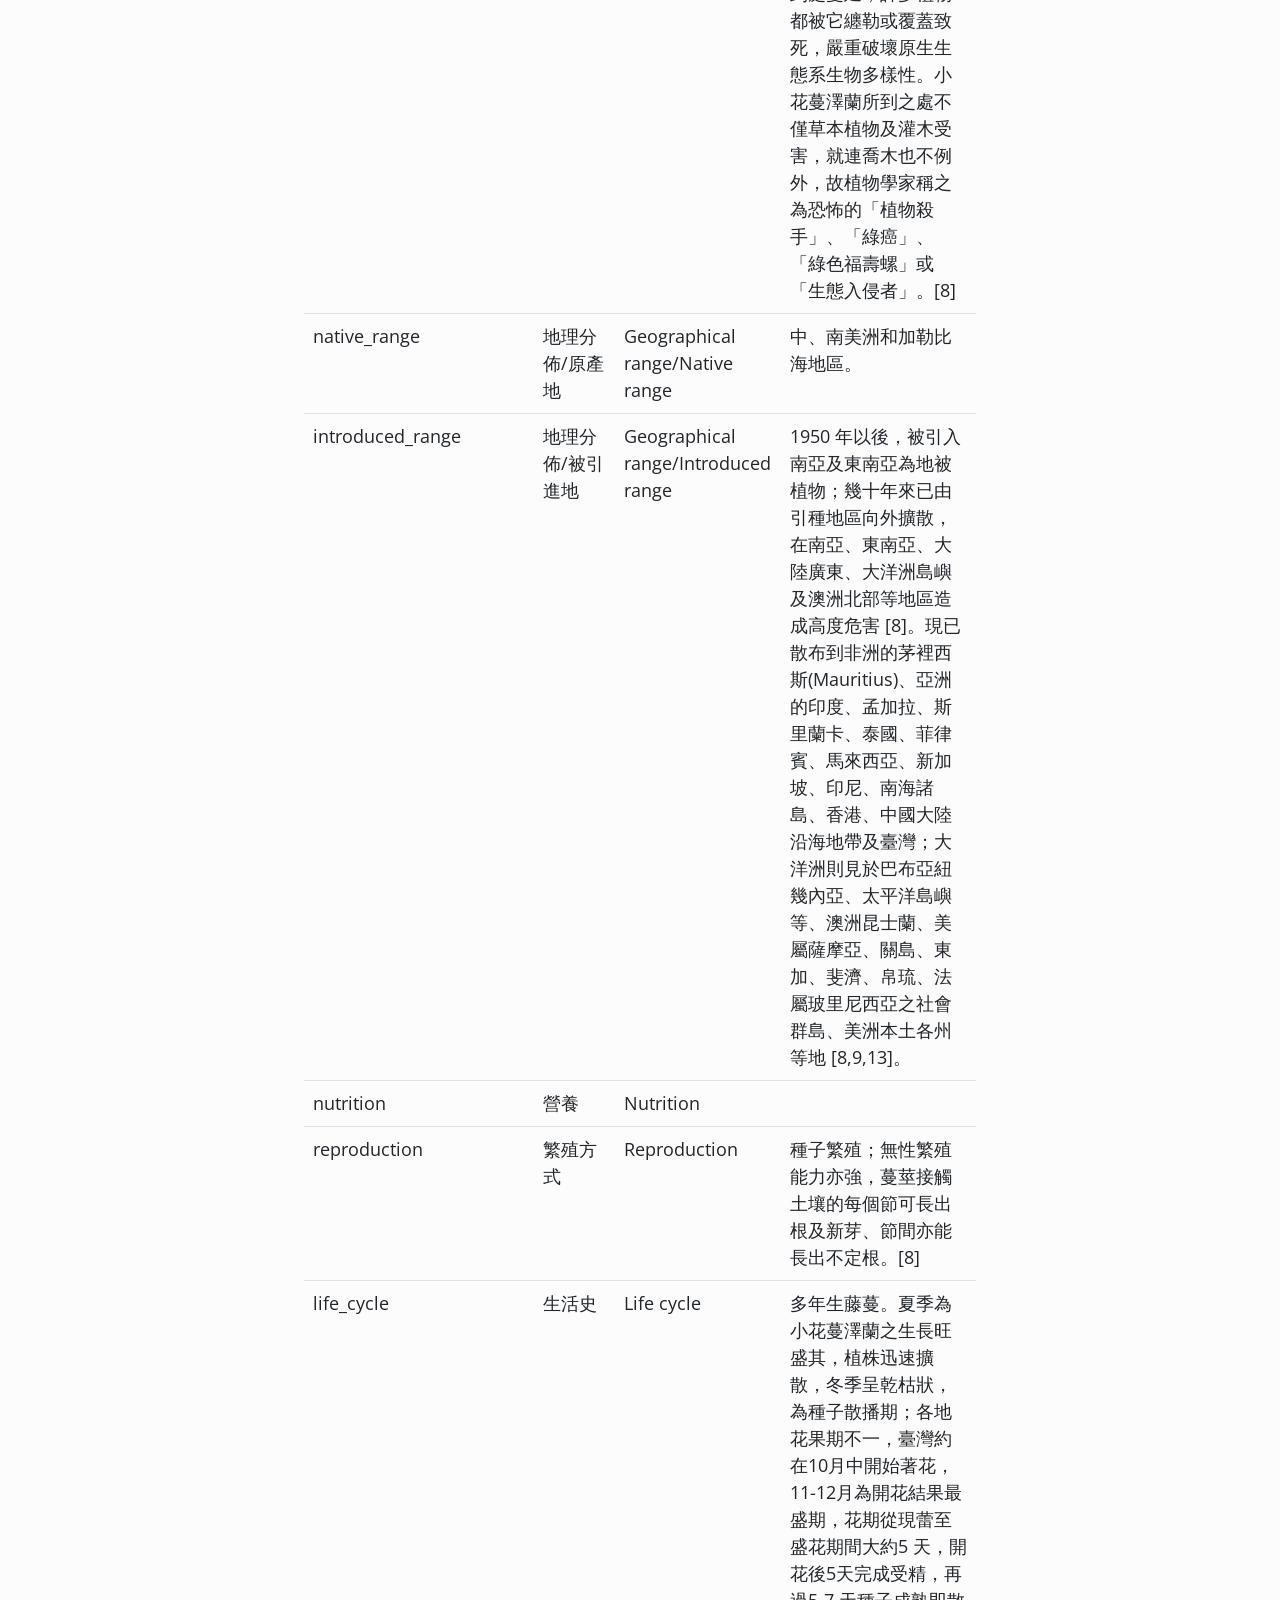
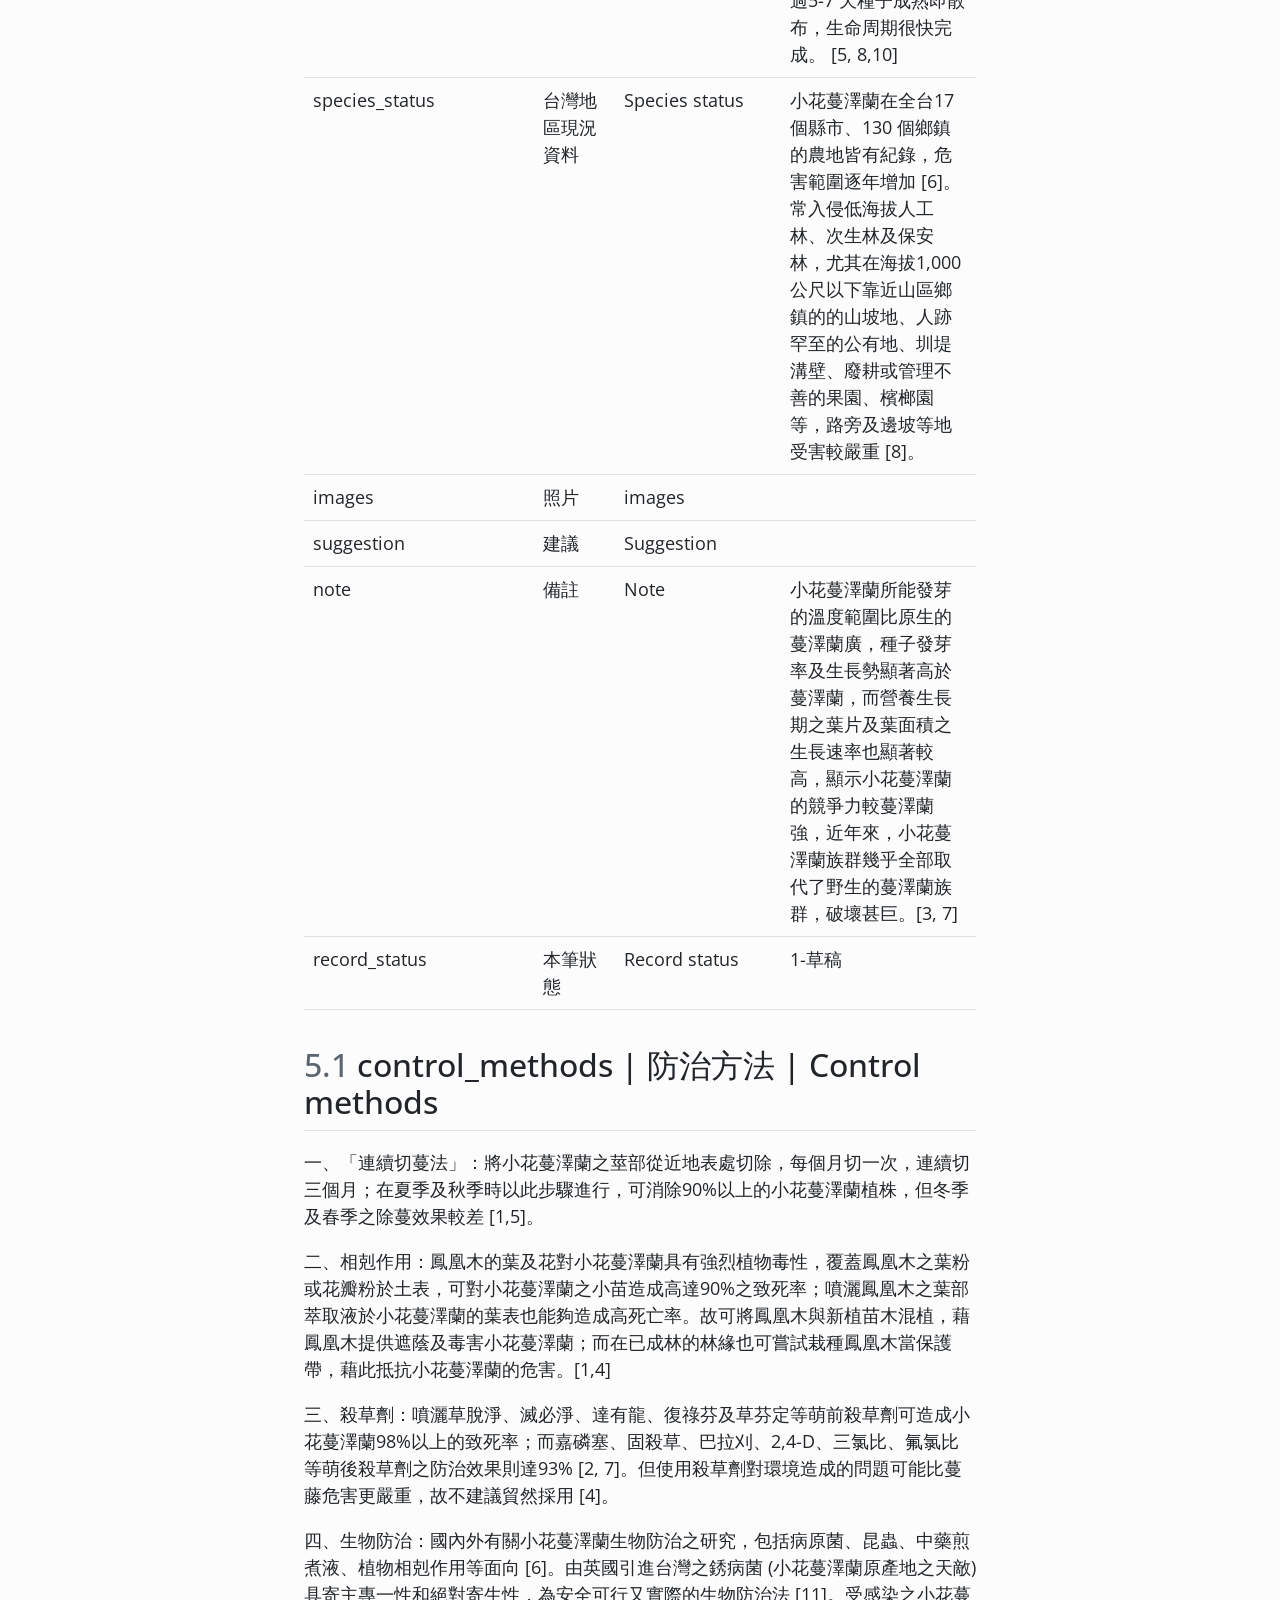
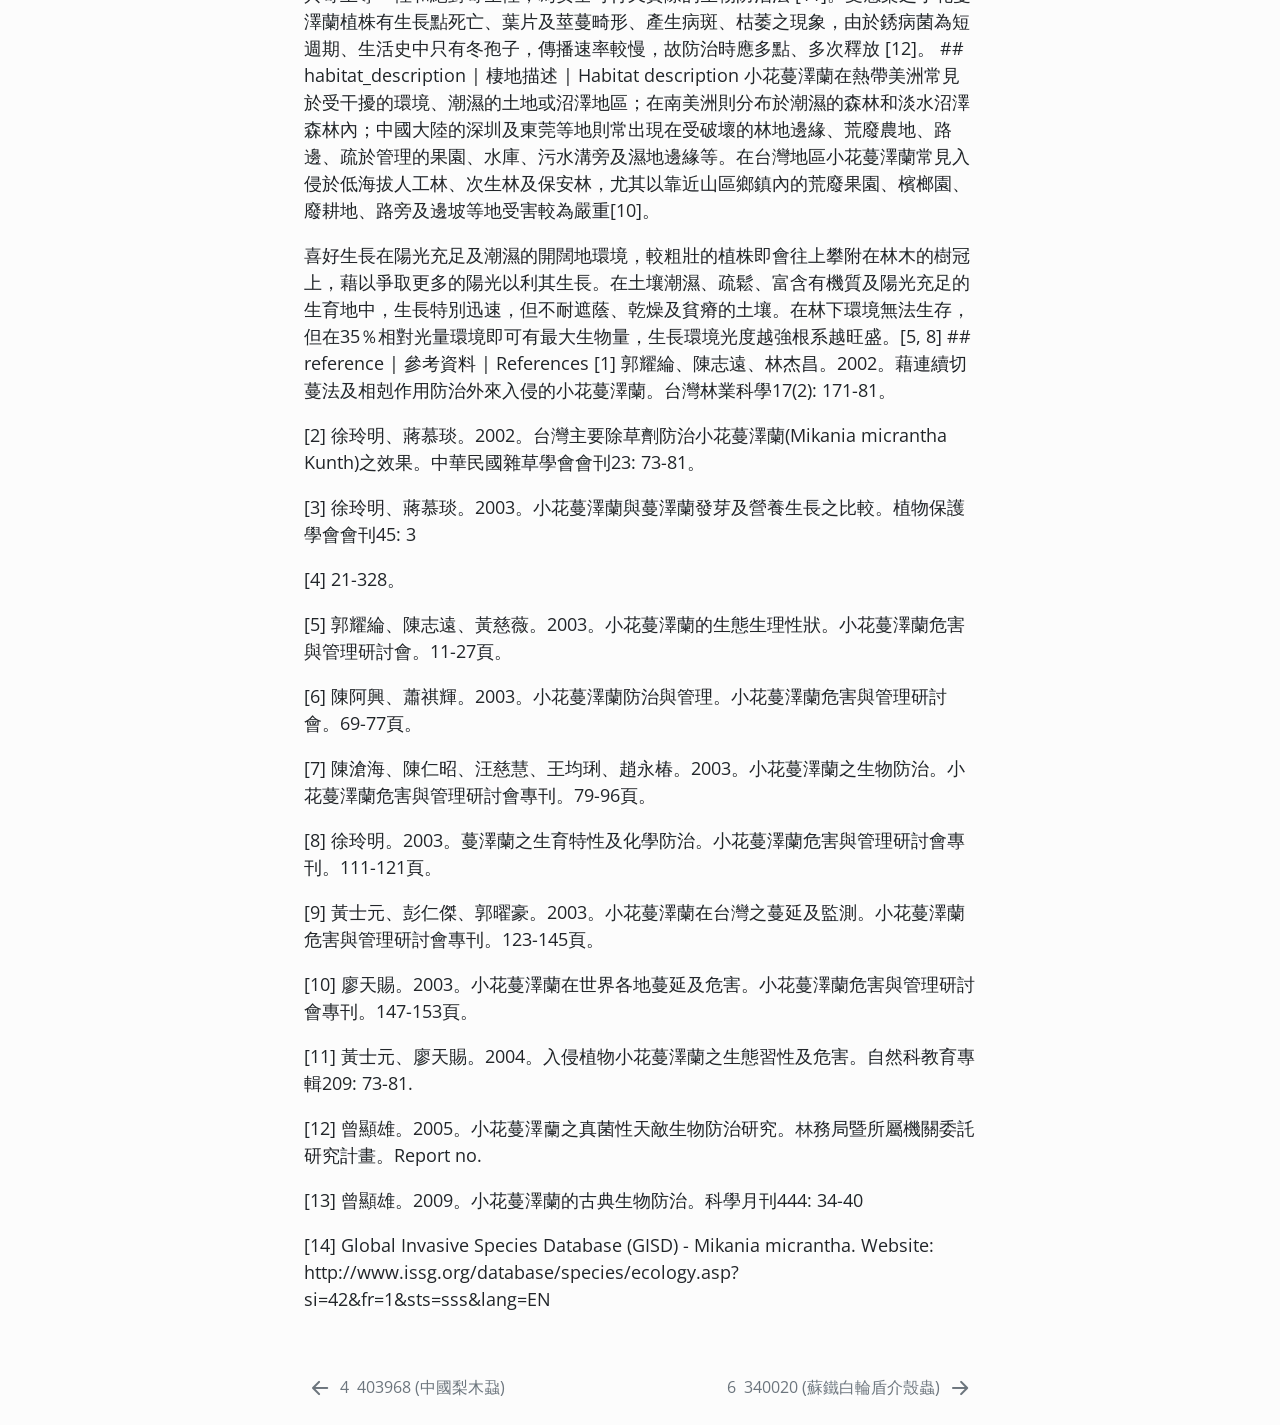
<file: docs/output/rpt_417599-小花蔓澤蘭.html>
<!DOCTYPE html>
<html xmlns="http://www.w3.org/1999/xhtml" lang="en" xml:lang="en"><head>

<meta charset="utf-8">
<meta name="generator" content="quarto-1.2.335">

<meta name="viewport" content="width=device-width, initial-scale=1.0, user-scalable=yes">


<title>台灣外來入侵種資料集(Taiwan Invasive Alien Species Dataset) 工具箱 - 5&nbsp; 417599 (小花蔓澤蘭)</title>
<style>
code{white-space: pre-wrap;}
span.smallcaps{font-variant: small-caps;}
div.columns{display: flex; gap: min(4vw, 1.5em);}
div.column{flex: auto; overflow-x: auto;}
div.hanging-indent{margin-left: 1.5em; text-indent: -1.5em;}
ul.task-list{list-style: none;}
ul.task-list li input[type="checkbox"] {
  width: 0.8em;
  margin: 0 0.8em 0.2em -1.6em;
  vertical-align: middle;
}
</style>


<script src="../site_libs/quarto-nav/quarto-nav.js"></script>
<script src="../site_libs/quarto-nav/headroom.min.js"></script>
<script src="../site_libs/clipboard/clipboard.min.js"></script>
<script src="../site_libs/quarto-search/autocomplete.umd.js"></script>
<script src="../site_libs/quarto-search/fuse.min.js"></script>
<script src="../site_libs/quarto-search/quarto-search.js"></script>
<meta name="quarto:offset" content="../">
<link href="../output/rpt_340020-蘇鐵白輪盾介殼蟲.html" rel="next">
<link href="../output/rpt_403968-中國梨木蝨.html" rel="prev">
<script src="../site_libs/quarto-html/quarto.js"></script>
<script src="../site_libs/quarto-html/popper.min.js"></script>
<script src="../site_libs/quarto-html/tippy.umd.min.js"></script>
<script src="../site_libs/quarto-html/anchor.min.js"></script>
<link href="../site_libs/quarto-html/tippy.css" rel="stylesheet">
<link href="../site_libs/quarto-html/quarto-syntax-highlighting.css" rel="stylesheet" id="quarto-text-highlighting-styles">
<script src="../site_libs/bootstrap/bootstrap.min.js"></script>
<link href="../site_libs/bootstrap/bootstrap-icons.css" rel="stylesheet">
<link href="../site_libs/bootstrap/bootstrap.min.css" rel="stylesheet" id="quarto-bootstrap" data-mode="light">
<script id="quarto-search-options" type="application/json">{
  "location": "sidebar",
  "copy-button": false,
  "collapse-after": 3,
  "panel-placement": "start",
  "type": "textbox",
  "limit": 20,
  "language": {
    "search-no-results-text": "No results",
    "search-matching-documents-text": "matching documents",
    "search-copy-link-title": "Copy link to search",
    "search-hide-matches-text": "Hide additional matches",
    "search-more-match-text": "more match in this document",
    "search-more-matches-text": "more matches in this document",
    "search-clear-button-title": "Clear",
    "search-detached-cancel-button-title": "Cancel",
    "search-submit-button-title": "Submit"
  }
}</script>


</head>

<body class="nav-sidebar floating">

<div id="quarto-search-results"></div>
  <header id="quarto-header" class="headroom fixed-top">
  <nav class="quarto-secondary-nav" data-bs-toggle="collapse" data-bs-target="#quarto-sidebar" aria-controls="quarto-sidebar" aria-expanded="false" aria-label="Toggle sidebar navigation" onclick="if (window.quartoToggleHeadroom) { window.quartoToggleHeadroom(); }">
    <div class="container-fluid d-flex justify-content-between">
      <h1 class="quarto-secondary-nav-title"><span class="chapter-number">5</span>&nbsp; <span class="chapter-title">417599 (小花蔓澤蘭)</span></h1>
      <button type="button" class="quarto-btn-toggle btn" aria-label="Show secondary navigation">
        <i class="bi bi-chevron-right"></i>
      </button>
    </div>
  </nav>
</header>
<!-- content -->
<div id="quarto-content" class="quarto-container page-columns page-rows-contents page-layout-article">
<!-- sidebar -->
  <nav id="quarto-sidebar" class="sidebar collapse sidebar-navigation floating overflow-auto">
    <div class="pt-lg-2 mt-2 text-left sidebar-header">
    <div class="sidebar-title mb-0 py-0">
      <a href="../">台灣外來入侵種資料集(Taiwan Invasive Alien Species Dataset) 工具箱</a> 
        <div class="sidebar-tools-main tools-wide">
    <a href="https://github.com/LinkItONEDevGroup/tiasdswak" title="Source Code" class="sidebar-tool px-1"><i class="bi bi-github"></i></a>
    <a href="" title="Download" id="sidebar-tool-dropdown-0" class="sidebar-tool dropdown-toggle px-1" data-bs-toggle="dropdown" aria-expanded="false"><i class="bi bi-download"></i></a>
    <ul class="dropdown-menu" aria-labelledby="sidebar-tool-dropdown-0">
        <li>
          <a class="dropdown-item sidebar-tools-main-item" href="../台灣外來入侵種資料集-Taiwan-Invasive-Alien-Species-Dataset--工具箱.pdf">
            <i class="bi bi-bi-file-pdf pe-1"></i>
          Download PDF
          </a>
        </li>
        <li>
          <a class="dropdown-item sidebar-tools-main-item" href="../台灣外來入侵種資料集-Taiwan-Invasive-Alien-Species-Dataset--工具箱.epub">
            <i class="bi bi-bi-journal pe-1"></i>
          Download ePub
          </a>
        </li>
        <li>
          <a class="dropdown-item sidebar-tools-main-item" href="../台灣外來入侵種資料集-Taiwan-Invasive-Alien-Species-Dataset--工具箱.docx">
            <i class="bi bi-bi-file-word pe-1"></i>
          Download Docx
          </a>
        </li>
    </ul>
    <a href="" title="Share" id="sidebar-tool-dropdown-1" class="sidebar-tool dropdown-toggle px-1" data-bs-toggle="dropdown" aria-expanded="false"><i class="bi bi-share"></i></a>
    <ul class="dropdown-menu" aria-labelledby="sidebar-tool-dropdown-1">
        <li>
          <a class="dropdown-item sidebar-tools-main-item" href="https://www.facebook.com/sharer/sharer.php?u=|url|">
            <i class="bi bi-bi-facebook pe-1"></i>
          Facebook
          </a>
        </li>
        <li>
          <a class="dropdown-item sidebar-tools-main-item" href="https://twitter.com/intent/tweet?url=|url|">
            <i class="bi bi-bi-twitter pe-1"></i>
          Twitter
          </a>
        </li>
    </ul>
</div>
    </div>
      </div>
      <div class="mt-2 flex-shrink-0 align-items-center">
        <div class="sidebar-search">
        <div id="quarto-search" class="" title="Search"></div>
        </div>
      </div>
    <div class="sidebar-menu-container"> 
    <ul class="list-unstyled mt-1">
        <li class="sidebar-item">
  <div class="sidebar-item-container"> 
  <a href="../index.html" class="sidebar-item-text sidebar-link">前言</a>
  </div>
</li>
        <li class="sidebar-item sidebar-item-section">
      <div class="sidebar-item-container"> 
            <a href="../guides.html" class="sidebar-item-text sidebar-link">guides.html</a>
          <a class="sidebar-item-toggle text-start" data-bs-toggle="collapse" data-bs-target="#quarto-sidebar-section-1" aria-expanded="true">
            <i class="bi bi-chevron-right ms-2"></i>
          </a> 
      </div>
      <ul id="quarto-sidebar-section-1" class="collapse list-unstyled sidebar-section depth1 show">  
          <li class="sidebar-item">
  <div class="sidebar-item-container"> 
  <a href="../tiasds_toolbox.html" class="sidebar-item-text sidebar-link"><span class="chapter-number">1</span>&nbsp; <span class="chapter-title">工具安裝與說明</span></a>
  </div>
</li>
      </ul>
  </li>
        <li class="sidebar-item sidebar-item-section">
      <div class="sidebar-item-container"> 
            <a href="../invasive_sp_list.html" class="sidebar-item-text sidebar-link">invasive_sp_list.html</a>
          <a class="sidebar-item-toggle text-start" data-bs-toggle="collapse" data-bs-target="#quarto-sidebar-section-2" aria-expanded="true">
            <i class="bi bi-chevron-right ms-2"></i>
          </a> 
      </div>
      <ul id="quarto-sidebar-section-2" class="collapse list-unstyled sidebar-section depth1 show">  
          <li class="sidebar-item">
  <div class="sidebar-item-container"> 
  <a href="../output/rpt_313411-河殼菜蛤.html" class="sidebar-item-text sidebar-link"><span class="chapter-number">2</span>&nbsp; <span class="chapter-title">313411 (河殼菜蛤)</span></a>
  </div>
</li>
          <li class="sidebar-item">
  <div class="sidebar-item-container"> 
  <a href="../output/rpt_315085-福壽螺.html" class="sidebar-item-text sidebar-link"><span class="chapter-number">3</span>&nbsp; <span class="chapter-title">315085 (福壽螺)</span></a>
  </div>
</li>
          <li class="sidebar-item">
  <div class="sidebar-item-container"> 
  <a href="../output/rpt_403968-中國梨木蝨.html" class="sidebar-item-text sidebar-link"><span class="chapter-number">4</span>&nbsp; <span class="chapter-title">403968 (中國梨木蝨)</span></a>
  </div>
</li>
          <li class="sidebar-item">
  <div class="sidebar-item-container"> 
  <a href="../output/rpt_417599-小花蔓澤蘭.html" class="sidebar-item-text sidebar-link active"><span class="chapter-number">5</span>&nbsp; <span class="chapter-title">417599 (小花蔓澤蘭)</span></a>
  </div>
</li>
          <li class="sidebar-item">
  <div class="sidebar-item-container"> 
  <a href="../output/rpt_340020-蘇鐵白輪盾介殼蟲.html" class="sidebar-item-text sidebar-link"><span class="chapter-number">6</span>&nbsp; <span class="chapter-title">340020 (蘇鐵白輪盾介殼蟲)</span></a>
  </div>
</li>
          <li class="sidebar-item">
  <div class="sidebar-item-container"> 
  <a href="../output/rpt_416300-緬甸小鼠;波里尼西亞鼠.html" class="sidebar-item-text sidebar-link"><span class="chapter-number">7</span>&nbsp; <span class="chapter-title">416300 (緬甸小鼠;波里尼西亞鼠)</span></a>
  </div>
</li>
          <li class="sidebar-item">
  <div class="sidebar-item-container"> 
  <a href="../output/rpt_401070-紅入侵火家蟻;入侵紅火蟻.html" class="sidebar-item-text sidebar-link"><span class="chapter-number">8</span>&nbsp; <span class="chapter-title">401070 (紅入侵火家蟻;入侵紅火蟻)</span></a>
  </div>
</li>
          <li class="sidebar-item">
  <div class="sidebar-item-container"> 
  <a href="../output/rpt_422619-多線真稜蜥;多線南蜥;多紋南蜥.html" class="sidebar-item-text sidebar-link"><span class="chapter-number">9</span>&nbsp; <span class="chapter-title">422619 (多線真稜蜥;多線南蜥;多紋南蜥)</span></a>
  </div>
</li>
          <li class="sidebar-item">
  <div class="sidebar-item-container"> 
  <a href="../output/rpt_Kew-259467-布袋蓮;浮水蓮花;鳳眼蓮.html" class="sidebar-item-text sidebar-link"><span class="chapter-number">10</span>&nbsp; <span class="chapter-title">Kew-259467 (布袋蓮;浮水蓮花;鳳眼蓮)</span></a>
  </div>
</li>
      </ul>
  </li>
    </ul>
    </div>
</nav>
<!-- margin-sidebar -->
    <div id="quarto-margin-sidebar" class="sidebar margin-sidebar">
        <nav id="TOC" role="doc-toc" class="toc-active">
    <h2 id="toc-title">Table of contents</h2>
   
  <ul>
  <li><a href="#control_methods-防治方法-control-methods" id="toc-control_methods-防治方法-control-methods" class="nav-link active" data-scroll-target="#control_methods-防治方法-control-methods"><span class="toc-section-number">5.1</span>  control_methods | 防治方法 | Control methods</a></li>
  </ul>
<div class="toc-actions"><div><i class="bi bi-github"></i></div><div class="action-links"><p><a href="https://github.com/LinkItONEDevGroup/tiasdswak/edit/main/output/rpt_417599-小花蔓澤蘭.md" class="toc-action">Edit this page</a></p><p><a href="https://github.com/LinkItONEDevGroup/tiasdswak/issues/new" class="toc-action">Report an issue</a></p><p><a href="https://github.com/LinkItONEDevGroup/tiasdswak/blob/main/output/rpt_417599-小花蔓澤蘭.md" class="toc-action">View source</a></p></div></div></nav>
    </div>
<!-- main -->
<main class="content" id="quarto-document-content">

<header id="title-block-header" class="quarto-title-block default">
<div class="quarto-title">
<h1 class="title d-none d-lg-block"><span class="chapter-number">5</span>&nbsp; <span class="chapter-title">417599 (小花蔓澤蘭)</span></h1>
</div>



<div class="quarto-title-meta">

    
  
    
  </div>
  

</header>

<p>report generated on 2023/02/20 09:15:34 by TiasdSWAK 0.2</p>
<table class="table">
<colgroup>
<col style="width: 25%">
<col style="width: 25%">
<col style="width: 25%">
<col style="width: 25%">
</colgroup>
<thead>
<tr class="header">
<th>欄位名稱</th>
<th>欄位中文</th>
<th>欄位英文</th>
<th>欄位值</th>
</tr>
</thead>
<tbody>
<tr class="odd">
<td>name_code</td>
<td>台灣物種名錄代號</td>
<td>TaiBNET Code</td>
<td>417599</td>
</tr>
<tr class="even">
<td>kingdom</td>
<td></td>
<td></td>
<td>Plantae</td>
</tr>
<tr class="odd">
<td>kingdom_c</td>
<td></td>
<td></td>
<td>植物界</td>
</tr>
<tr class="even">
<td>phylum</td>
<td></td>
<td></td>
<td>Tracheophyta</td>
</tr>
<tr class="odd">
<td>phylum_c</td>
<td></td>
<td></td>
<td>維管束植物門</td>
</tr>
<tr class="even">
<td>class</td>
<td></td>
<td></td>
<td>Magnoliopsida</td>
</tr>
<tr class="odd">
<td>class_c</td>
<td></td>
<td></td>
<td>木蘭綱</td>
</tr>
<tr class="even">
<td>order</td>
<td></td>
<td></td>
<td>Asterales</td>
</tr>
<tr class="odd">
<td>order_c</td>
<td></td>
<td></td>
<td>菊目</td>
</tr>
<tr class="even">
<td>family</td>
<td></td>
<td></td>
<td>Asteraceae</td>
</tr>
<tr class="odd">
<td>family_c</td>
<td></td>
<td></td>
<td>菊科</td>
</tr>
<tr class="even">
<td>genus</td>
<td></td>
<td></td>
<td>Mikania</td>
</tr>
<tr class="odd">
<td>genus_c</td>
<td></td>
<td></td>
<td></td>
</tr>
<tr class="even">
<td>nameL</td>
<td></td>
<td></td>
<td>Mikania micrantha</td>
</tr>
<tr class="odd">
<td>species</td>
<td></td>
<td></td>
<td>micrantha</td>
</tr>
<tr class="even">
<td>infraspecies_marker</td>
<td></td>
<td></td>
<td></td>
</tr>
<tr class="odd">
<td>infraspecies</td>
<td></td>
<td></td>
<td></td>
</tr>
<tr class="even">
<td>infraspecies2_marker</td>
<td></td>
<td></td>
<td></td>
</tr>
<tr class="odd">
<td>infraspecies2</td>
<td></td>
<td></td>
<td></td>
</tr>
<tr class="even">
<td>author</td>
<td></td>
<td></td>
<td>Kunth</td>
</tr>
<tr class="odd">
<td>author2</td>
<td></td>
<td></td>
<td></td>
</tr>
<tr class="even">
<td>common_name_cL</td>
<td></td>
<td></td>
<td>小花蔓澤蘭</td>
</tr>
<tr class="odd">
<td>is_alien</td>
<td></td>
<td></td>
<td>1.0</td>
</tr>
<tr class="even">
<td>is_invasive</td>
<td></td>
<td></td>
<td>1.0</td>
</tr>
<tr class="odd">
<td>is_cultivated</td>
<td></td>
<td></td>
<td>0.0</td>
</tr>
<tr class="even">
<td>is_endemic</td>
<td></td>
<td></td>
<td></td>
</tr>
<tr class="odd">
<td>cites_code</td>
<td></td>
<td></td>
<td></td>
</tr>
<tr class="even">
<td>iucn_code</td>
<td></td>
<td></td>
<td></td>
</tr>
<tr class="odd">
<td>coa_code</td>
<td></td>
<td></td>
<td></td>
</tr>
<tr class="even">
<td>時間戳記</td>
<td></td>
<td></td>
<td>2022/11/6 下午 5:40:19</td>
</tr>
<tr class="odd">
<td>電子郵件地址</td>
<td></td>
<td></td>
<td>jt00chao@gmail.com</td>
</tr>
<tr class="even">
<td>nameR</td>
<td></td>
<td></td>
<td>Mikania micrantha</td>
</tr>
<tr class="odd">
<td>common_name_cR</td>
<td></td>
<td></td>
<td>小花蔓澤蘭</td>
</tr>
<tr class="even">
<td>life_type</td>
<td>類別</td>
<td>Life form types</td>
<td>2-植物</td>
</tr>
<tr class="odd">
<td>life_type_animal</td>
<td>動物</td>
<td>Animal</td>
<td></td>
</tr>
<tr class="even">
<td>life_type_plant</td>
<td>植物</td>
<td>Plant</td>
<td>7-芳草植物, 8-藤蔓、爬藤</td>
</tr>
<tr class="odd">
<td>microorganism</td>
<td>微生物</td>
<td>Microorganism</td>
<td></td>
</tr>
<tr class="even">
<td>habitat_types</td>
<td>棲地類型</td>
<td>Habitat types</td>
<td>2-農業區, 3-擾動區, 4-人工林, 5-原始林, 6-密灌叢/疏灌叢, 7-牧地/草地, 11-海岸, 17-濱溪帶, 18-濕地</td>
</tr>
<tr class="odd">
<td>introduction_type</td>
<td>引進之方式</td>
<td>Introduction type</td>
<td>3-無心的引進</td>
</tr>
<tr class="even">
<td>introduction_cause</td>
<td>引進的原因</td>
<td>Cause of introduction types</td>
<td>29-不詳</td>
</tr>
<tr class="odd">
<td>introduction_vector</td>
<td>引進的媒介</td>
<td>Vector of introduction types</td>
<td>23-不詳</td>
</tr>
<tr class="even">
<td>introduction_date</td>
<td>引進時間</td>
<td>Year of introduciton</td>
<td>不詳</td>
</tr>
<tr class="odd">
<td>introduction_people</td>
<td>引進人</td>
<td>Introducer</td>
<td>不詳</td>
</tr>
<tr class="even">
<td>found_date</td>
<td>發現時間</td>
<td>First reported</td>
<td></td>
</tr>
<tr class="odd">
<td>introduction_desc</td>
<td>引進管道的說明</td>
<td>Description of pathways</td>
<td></td>
</tr>
<tr class="even">
<td>invasiveness</td>
<td>入侵性</td>
<td>Invasiveness</td>
<td>1-具入侵性</td>
</tr>
<tr class="odd">
<td>mechanism</td>
<td>入侵機制</td>
<td>Mechanism</td>
<td>1-競爭</td>
</tr>
<tr class="even">
<td>outcome</td>
<td>入侵的後果</td>
<td></td>
<td></td>
</tr>
<tr class="odd">
<td>Outcome of invasion</td>
<td>2-經濟, 3-環境</td>
<td></td>
<td></td>
</tr>
<tr class="even">
<td>description_of_outcomes</td>
<td>入侵後果說明</td>
<td></td>
<td></td>
</tr>
<tr class="odd">
<td>Description of outcomes</td>
<td></td>
<td></td>
<td></td>
</tr>
<tr class="even">
<td>dispersal_mechanisms</td>
<td>播遷機制</td>
<td>Dispersal mechanisms</td>
<td>小花蔓澤蘭有眾多種子，種子細小且輕盈，容易藉著風力、動物和昆蟲攜行或人類的活動遠距散播；無性繁殖能力亦強，故有極高的擴張潛力。[4, 8]</td>
</tr>
<tr class="odd">
<td>eradication_methods</td>
<td>撲滅方法</td>
<td>Eradication methods</td>
<td>1-毒殺, 4-生物防治, 6-物理撲滅</td>
</tr>
<tr class="even">
<td>data_provider</td>
<td>資料提供者</td>
<td>Data provider</td>
<td></td>
</tr>
<tr class="odd">
<td>description</td>
<td>物種描述</td>
<td>Species description</td>
<td>多年生草本或略有木質的藤本植物，莖細長，匍匐或攀緣，多分枝，外被短柔毛或近無毛。幼時綠色，老莖則呈淡褐色，且具有多條肋紋。葉片在蔓莖中部者呈三角狀卵形至卵形，基部心形或近截形，先端漸尖，長4-13 cm，寬2-9 cm，邊緣具數個粗齒或淺波狀圓鋸齒；位於莖上部的葉漸小，葉柄亦短，新生葉之葉柄則出代紫紅再轉綠，葉脈3-7出之掌狀脈，葉柄2-8 cm。在枝節位處有半透明薄膜狀撕裂形突起。頭狀花序多數，常排成複傘房花序狀，頭狀花序長4-.5-6 mm，含小花4朵。總苞片綠色，4枚，狹長橢圓形，頂端漸尖，總苞基部有一線狀橢圓形小包葉(外苞片)；花冠白色，管狀，長3-4 mm，5齒裂，具香味。瘦果黑色，長1.5-2mm，被毛，具5棱，冠毛由32-40條刺毛組成，白色，長2-4 mm。[8,10]</td>
</tr>
<tr class="even">
<td>summary</td>
<td>本種概述</td>
<td>Summary</td>
<td>小花蔓澤蘭的生長快速，在國外有「一分鐘一英哩雜草」(mile-a-minute weed)之稱，形容其蔓莖生長的快速。開花數量很多，種子細小輕盈，容易藉著風力、動物和昆蟲或人類長距離散播，致有極高的擴張潛力。在入侵地區到處蔓延，許多植物都被它纏勒或覆蓋致死，嚴重破壞原生生態系生物多樣性。小花蔓澤蘭所到之處不僅草本植物及灌木受害，就連喬木也不例外，故植物學家稱之為恐怖的「植物殺手」、「綠癌」、「綠色福壽螺」或「生態入侵者」。[8]</td>
</tr>
<tr class="odd">
<td>native_range</td>
<td>地理分佈/原產地</td>
<td>Geographical range/Native range</td>
<td>中、南美洲和加勒比海地區。</td>
</tr>
<tr class="even">
<td>introduced_range</td>
<td>地理分佈/被引進地</td>
<td>Geographical range/Introduced range</td>
<td>1950 年以後，被引入南亞及東南亞為地被植物；幾十年來已由引種地區向外擴散，在南亞、東南亞、大陸廣東、大洋洲島嶼及澳洲北部等地區造成高度危害 [8]。現已散布到非洲的茅裡西斯(Mauritius)、亞洲的印度、孟加拉、斯里蘭卡、泰國、菲律賓、馬來西亞、新加坡、印尼、南海諸島、香港、中國大陸沿海地帶及臺灣；大洋洲則見於巴布亞紐幾內亞、太平洋島嶼等、澳洲昆士蘭、美屬薩摩亞、關島、東加、斐濟、帛琉、法屬玻里尼西亞之社會群島、美洲本土各州等地 [8,9,13]。</td>
</tr>
<tr class="odd">
<td>nutrition</td>
<td>營養</td>
<td>Nutrition</td>
<td></td>
</tr>
<tr class="even">
<td>reproduction</td>
<td>繁殖方式</td>
<td>Reproduction</td>
<td>種子繁殖；無性繁殖能力亦強，蔓莖接觸土壤的每個節可長出根及新芽、節間亦能長出不定根。[8]</td>
</tr>
<tr class="odd">
<td>life_cycle</td>
<td>生活史</td>
<td>Life cycle</td>
<td>多年生藤蔓。夏季為小花蔓澤蘭之生長旺盛其，植株迅速擴散，冬季呈乾枯狀，為種子散播期；各地花果期不一，臺灣約在10月中開始著花，11-12月為開花結果最盛期，花期從現蕾至盛花期間大約5 天，開花後5天完成受精，再過5-7 天種子成熟即散布，生命周期很快完成。 [5, 8,10]</td>
</tr>
<tr class="even">
<td>species_status</td>
<td>台灣地區現況資料</td>
<td>Species status</td>
<td>小花蔓澤蘭在全台17 個縣市、130 個鄉鎮的農地皆有紀錄，危害範圍逐年增加 [6]。常入侵低海拔人工林、次生林及保安林，尤其在海拔1,000 公尺以下靠近山區鄉鎮的的山坡地、人跡罕至的公有地、圳堤溝壁、廢耕或管理不善的果園、檳榔園等，路旁及邊坡等地受害較嚴重 [8]。</td>
</tr>
<tr class="odd">
<td>images</td>
<td>照片</td>
<td>images</td>
<td></td>
</tr>
<tr class="even">
<td>suggestion</td>
<td>建議</td>
<td>Suggestion</td>
<td></td>
</tr>
<tr class="odd">
<td>note</td>
<td>備註</td>
<td>Note</td>
<td>小花蔓澤蘭所能發芽的溫度範圍比原生的蔓澤蘭廣，種子發芽率及生長勢顯著高於蔓澤蘭，而營養生長期之葉片及葉面積之生長速率也顯著較高，顯示小花蔓澤蘭的競爭力較蔓澤蘭強，近年來，小花蔓澤蘭族群幾乎全部取代了野生的蔓澤蘭族群，破壞甚巨。[3, 7]</td>
</tr>
<tr class="even">
<td>record_status</td>
<td>本筆狀態</td>
<td>Record status</td>
<td>1-草稿</td>
</tr>
</tbody>
</table>
<section id="control_methods-防治方法-control-methods" class="level2" data-number="5.1">
<h2 data-number="5.1" class="anchored" data-anchor-id="control_methods-防治方法-control-methods"><span class="header-section-number">5.1</span> control_methods | 防治方法 | Control methods</h2>
<p>一、「連續切蔓法」：將小花蔓澤蘭之莖部從近地表處切除，每個月切一次，連續切三個月；在夏季及秋季時以此步驟進行，可消除90%以上的小花蔓澤蘭植株，但冬季及春季之除蔓效果較差 [1,5]。</p>
<p>二、相剋作用：鳳凰木的葉及花對小花蔓澤蘭具有強烈植物毒性，覆蓋鳳凰木之葉粉或花瓣粉於土表，可對小花蔓澤蘭之小苗造成高達90%之致死率；噴灑鳳凰木之葉部萃取液於小花蔓澤蘭的葉表也能夠造成高死亡率。故可將鳳凰木與新植苗木混植，藉鳳凰木提供遮蔭及毒害小花蔓澤蘭；而在已成林的林緣也可嘗試栽種鳳凰木當保護帶，藉此抵抗小花蔓澤蘭的危害。[1,4]</p>
<p>三、殺草劑：噴灑草脫淨、滅必淨、達有龍、復祿芬及草芬定等萌前殺草劑可造成小花蔓澤蘭98%以上的致死率；而嘉磷塞、固殺草、巴拉刈、2,4-D、三氯比、氟氯比等萌後殺草劑之防治效果則達93% [2, 7]。但使用殺草劑對環境造成的問題可能比蔓藤危害更嚴重，故不建議貿然採用 [4]。</p>
<p>四、生物防治：國內外有關小花蔓澤蘭生物防治之研究，包括病原菌、昆蟲、中藥煎煮液、植物相剋作用等面向 [6]。由英國引進台灣之銹病菌 (小花蔓澤蘭原產地之天敵) 具寄主專一性和絕對寄生性，為安全可行又實際的生物防治法 [11]。受感染之小花蔓澤蘭植株有生長點死亡、葉片及莖蔓畸形、產生病斑、枯萎之現象，由於銹病菌為短週期、生活史中只有冬孢子，傳播速率較慢，故防治時應多點、多次釋放 [12]。 ## habitat_description | 棲地描述 | Habitat description 小花蔓澤蘭在熱帶美洲常見於受干擾的環境、潮濕的土地或沼澤地區；在南美洲則分布於潮濕的森林和淡水沼澤森林內；中國大陸的深圳及東莞等地則常出現在受破壞的林地邊緣、荒廢農地、路邊、疏於管理的果園、水庫、污水溝旁及濕地邊緣等。在台灣地區小花蔓澤蘭常見入侵於低海拔人工林、次生林及保安林，尤其以靠近山區鄉鎮內的荒廢果園、檳榔園、廢耕地、路旁及邊坡等地受害較為嚴重[10]。</p>
<p>喜好生長在陽光充足及潮濕的開闊地環境，較粗壯的植株即會往上攀附在林木的樹冠上，藉以爭取更多的陽光以利其生長。在土壤潮濕、疏鬆、富含有機質及陽光充足的生育地中，生長特別迅速，但不耐遮蔭、乾燥及貧瘠的土壤。在林下環境無法生存，但在35％相對光量環境即可有最大生物量，生長環境光度越強根系越旺盛。[5, 8] ## reference | 參考資料 | References [1] 郭耀綸、陳志遠、林杰昌。2002。藉連續切蔓法及相剋作用防治外來入侵的小花蔓澤蘭。台灣林業科學17(2): 171-81。</p>
<p>[2] 徐玲明、蔣慕琰。2002。台灣主要除草劑防治小花蔓澤蘭(Mikania micrantha Kunth)之效果。中華民國雜草學會會刊23: 73-81。</p>
<p>[3] 徐玲明、蔣慕琰。2003。小花蔓澤蘭與蔓澤蘭發芽及營養生長之比較。植物保護學會會刊45: 3</p>
<p>[4] 21-328。</p>
<p>[5] 郭耀綸、陳志遠、黃慈薇。2003。小花蔓澤蘭的生態生理性狀。小花蔓澤蘭危害與管理研討會。11-27頁。</p>
<p>[6] 陳阿興、蕭祺輝。2003。小花蔓澤蘭防治與管理。小花蔓澤蘭危害與管理研討會。69-77頁。</p>
<p>[7] 陳滄海、陳仁昭、汪慈慧、王均琍、趙永椿。2003。小花蔓澤蘭之生物防治。小花蔓澤蘭危害與管理研討會專刊。79-96頁。</p>
<p>[8] 徐玲明。2003。蔓澤蘭之生育特性及化學防治。小花蔓澤蘭危害與管理研討會專刊。111-121頁。</p>
<p>[9] 黃士元、彭仁傑、郭曜豪。2003。小花蔓澤蘭在台灣之蔓延及監測。小花蔓澤蘭危害與管理研討會專刊。123-145頁。</p>
<p>[10] 廖天賜。2003。小花蔓澤蘭在世界各地蔓延及危害。小花蔓澤蘭危害與管理研討會專刊。147-153頁。</p>
<p>[11] 黃士元、廖天賜。2004。入侵植物小花蔓澤蘭之生態習性及危害。自然科教育專輯209: 73-81.</p>
<p>[12] 曾顯雄。2005。小花蔓澤蘭之真菌性天敵生物防治研究。林務局暨所屬機關委託研究計畫。Report no.</p>
<p>[13] 曾顯雄。2009。小花蔓澤蘭的古典生物防治。科學月刊444: 34-40</p>
<p>[14] Global Invasive Species Database (GISD) - Mikania micrantha. Website: http://www.issg.org/database/species/ecology.asp?si=42&amp;fr=1&amp;sts=sss&amp;lang=EN</p>


</section>

</main> <!-- /main -->
<script id="quarto-html-after-body" type="application/javascript">
window.document.addEventListener("DOMContentLoaded", function (event) {
  const toggleBodyColorMode = (bsSheetEl) => {
    const mode = bsSheetEl.getAttribute("data-mode");
    const bodyEl = window.document.querySelector("body");
    if (mode === "dark") {
      bodyEl.classList.add("quarto-dark");
      bodyEl.classList.remove("quarto-light");
    } else {
      bodyEl.classList.add("quarto-light");
      bodyEl.classList.remove("quarto-dark");
    }
  }
  const toggleBodyColorPrimary = () => {
    const bsSheetEl = window.document.querySelector("link#quarto-bootstrap");
    if (bsSheetEl) {
      toggleBodyColorMode(bsSheetEl);
    }
  }
  toggleBodyColorPrimary();  
  const icon = "";
  const anchorJS = new window.AnchorJS();
  anchorJS.options = {
    placement: 'right',
    icon: icon
  };
  anchorJS.add('.anchored');
  const clipboard = new window.ClipboardJS('.code-copy-button', {
    target: function(trigger) {
      return trigger.previousElementSibling;
    }
  });
  clipboard.on('success', function(e) {
    // button target
    const button = e.trigger;
    // don't keep focus
    button.blur();
    // flash "checked"
    button.classList.add('code-copy-button-checked');
    var currentTitle = button.getAttribute("title");
    button.setAttribute("title", "Copied!");
    let tooltip;
    if (window.bootstrap) {
      button.setAttribute("data-bs-toggle", "tooltip");
      button.setAttribute("data-bs-placement", "left");
      button.setAttribute("data-bs-title", "Copied!");
      tooltip = new bootstrap.Tooltip(button, 
        { trigger: "manual", 
          customClass: "code-copy-button-tooltip",
          offset: [0, -8]});
      tooltip.show();    
    }
    setTimeout(function() {
      if (tooltip) {
        tooltip.hide();
        button.removeAttribute("data-bs-title");
        button.removeAttribute("data-bs-toggle");
        button.removeAttribute("data-bs-placement");
      }
      button.setAttribute("title", currentTitle);
      button.classList.remove('code-copy-button-checked');
    }, 1000);
    // clear code selection
    e.clearSelection();
  });
  function tippyHover(el, contentFn) {
    const config = {
      allowHTML: true,
      content: contentFn,
      maxWidth: 500,
      delay: 100,
      arrow: false,
      appendTo: function(el) {
          return el.parentElement;
      },
      interactive: true,
      interactiveBorder: 10,
      theme: 'quarto',
      placement: 'bottom-start'
    };
    window.tippy(el, config); 
  }
  const noterefs = window.document.querySelectorAll('a[role="doc-noteref"]');
  for (var i=0; i<noterefs.length; i++) {
    const ref = noterefs[i];
    tippyHover(ref, function() {
      // use id or data attribute instead here
      let href = ref.getAttribute('data-footnote-href') || ref.getAttribute('href');
      try { href = new URL(href).hash; } catch {}
      const id = href.replace(/^#\/?/, "");
      const note = window.document.getElementById(id);
      return note.innerHTML;
    });
  }
  const findCites = (el) => {
    const parentEl = el.parentElement;
    if (parentEl) {
      const cites = parentEl.dataset.cites;
      if (cites) {
        return {
          el,
          cites: cites.split(' ')
        };
      } else {
        return findCites(el.parentElement)
      }
    } else {
      return undefined;
    }
  };
  var bibliorefs = window.document.querySelectorAll('a[role="doc-biblioref"]');
  for (var i=0; i<bibliorefs.length; i++) {
    const ref = bibliorefs[i];
    const citeInfo = findCites(ref);
    if (citeInfo) {
      tippyHover(citeInfo.el, function() {
        var popup = window.document.createElement('div');
        citeInfo.cites.forEach(function(cite) {
          var citeDiv = window.document.createElement('div');
          citeDiv.classList.add('hanging-indent');
          citeDiv.classList.add('csl-entry');
          var biblioDiv = window.document.getElementById('ref-' + cite);
          if (biblioDiv) {
            citeDiv.innerHTML = biblioDiv.innerHTML;
          }
          popup.appendChild(citeDiv);
        });
        return popup.innerHTML;
      });
    }
  }
});
</script>
<nav class="page-navigation">
  <div class="nav-page nav-page-previous">
      <a href="../output/rpt_403968-中國梨木蝨.html" class="pagination-link">
        <i class="bi bi-arrow-left-short"></i> <span class="nav-page-text"><span class="chapter-number">4</span>&nbsp; <span class="chapter-title">403968 (中國梨木蝨)</span></span>
      </a>          
  </div>
  <div class="nav-page nav-page-next">
      <a href="../output/rpt_340020-蘇鐵白輪盾介殼蟲.html" class="pagination-link">
        <span class="nav-page-text"><span class="chapter-number">6</span>&nbsp; <span class="chapter-title">340020 (蘇鐵白輪盾介殼蟲)</span></span> <i class="bi bi-arrow-right-short"></i>
      </a>
  </div>
</nav>
</div> <!-- /content -->



</body></html>
</file>
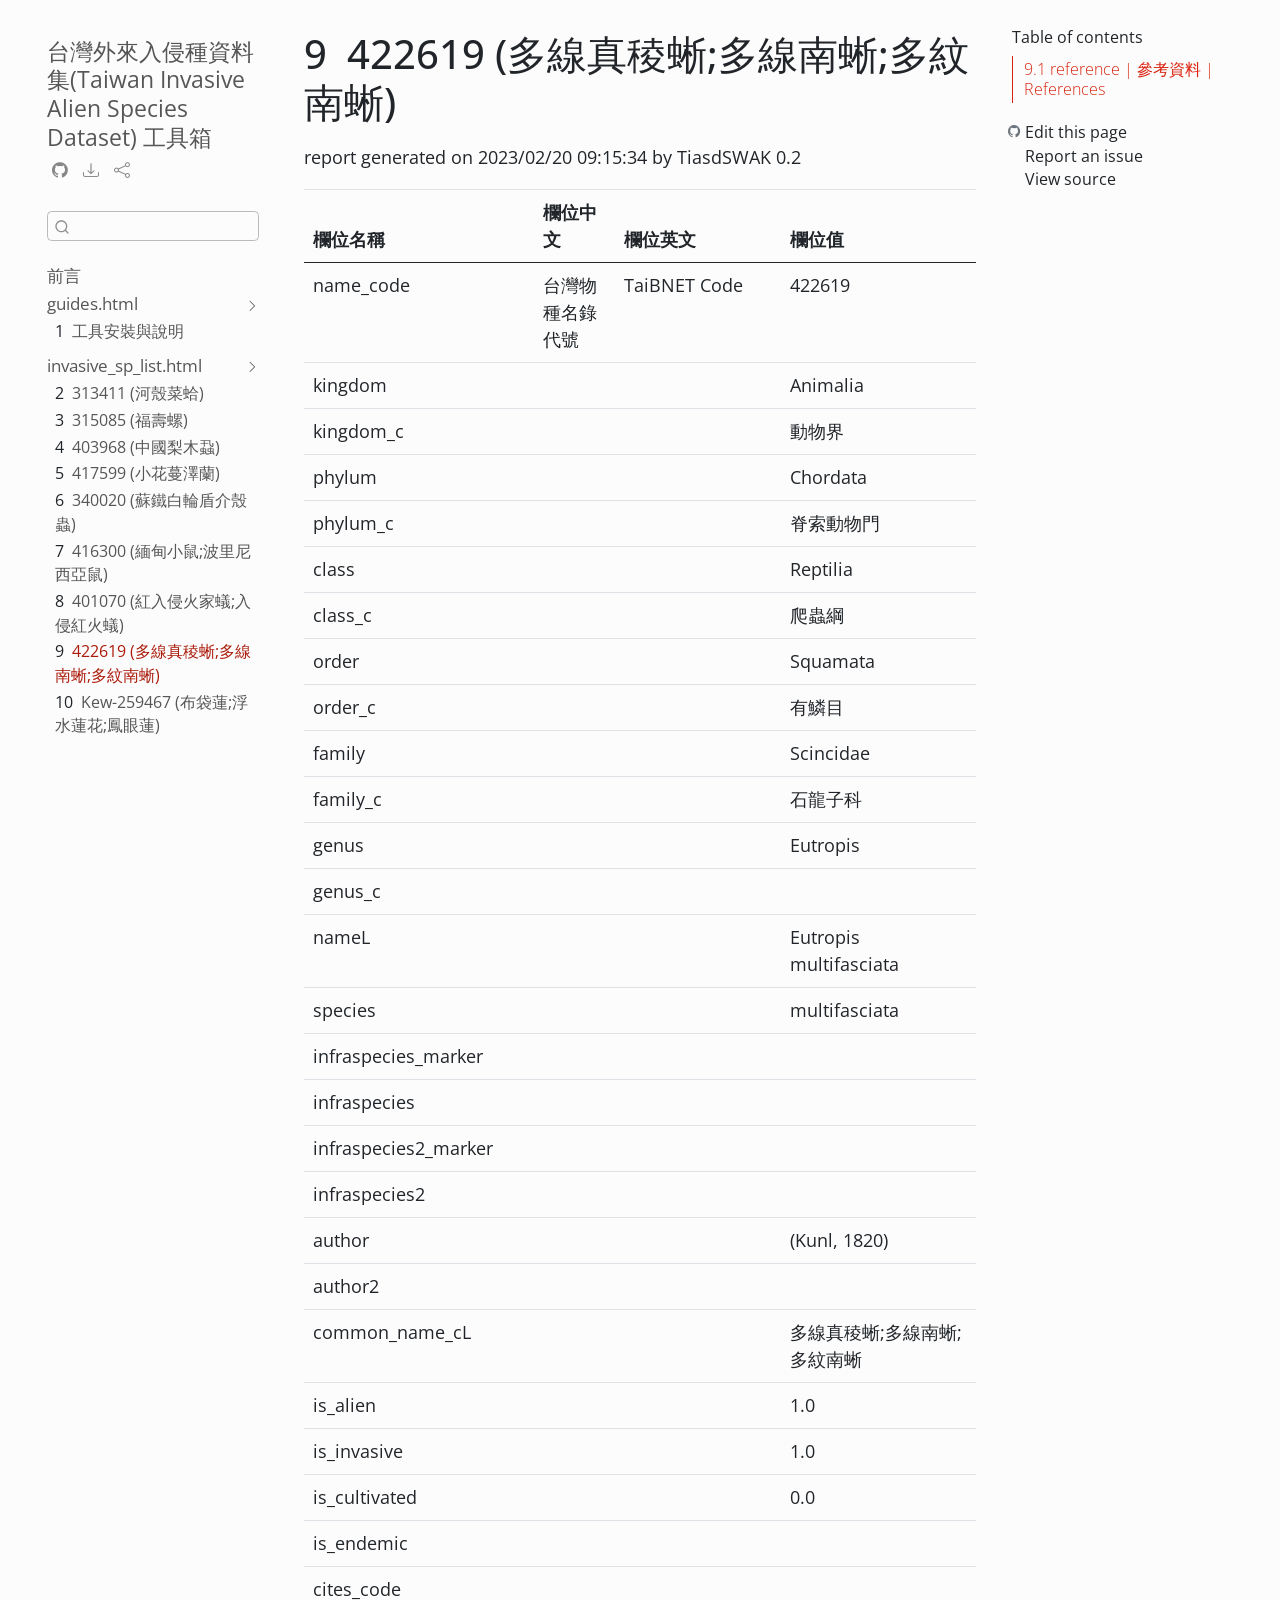
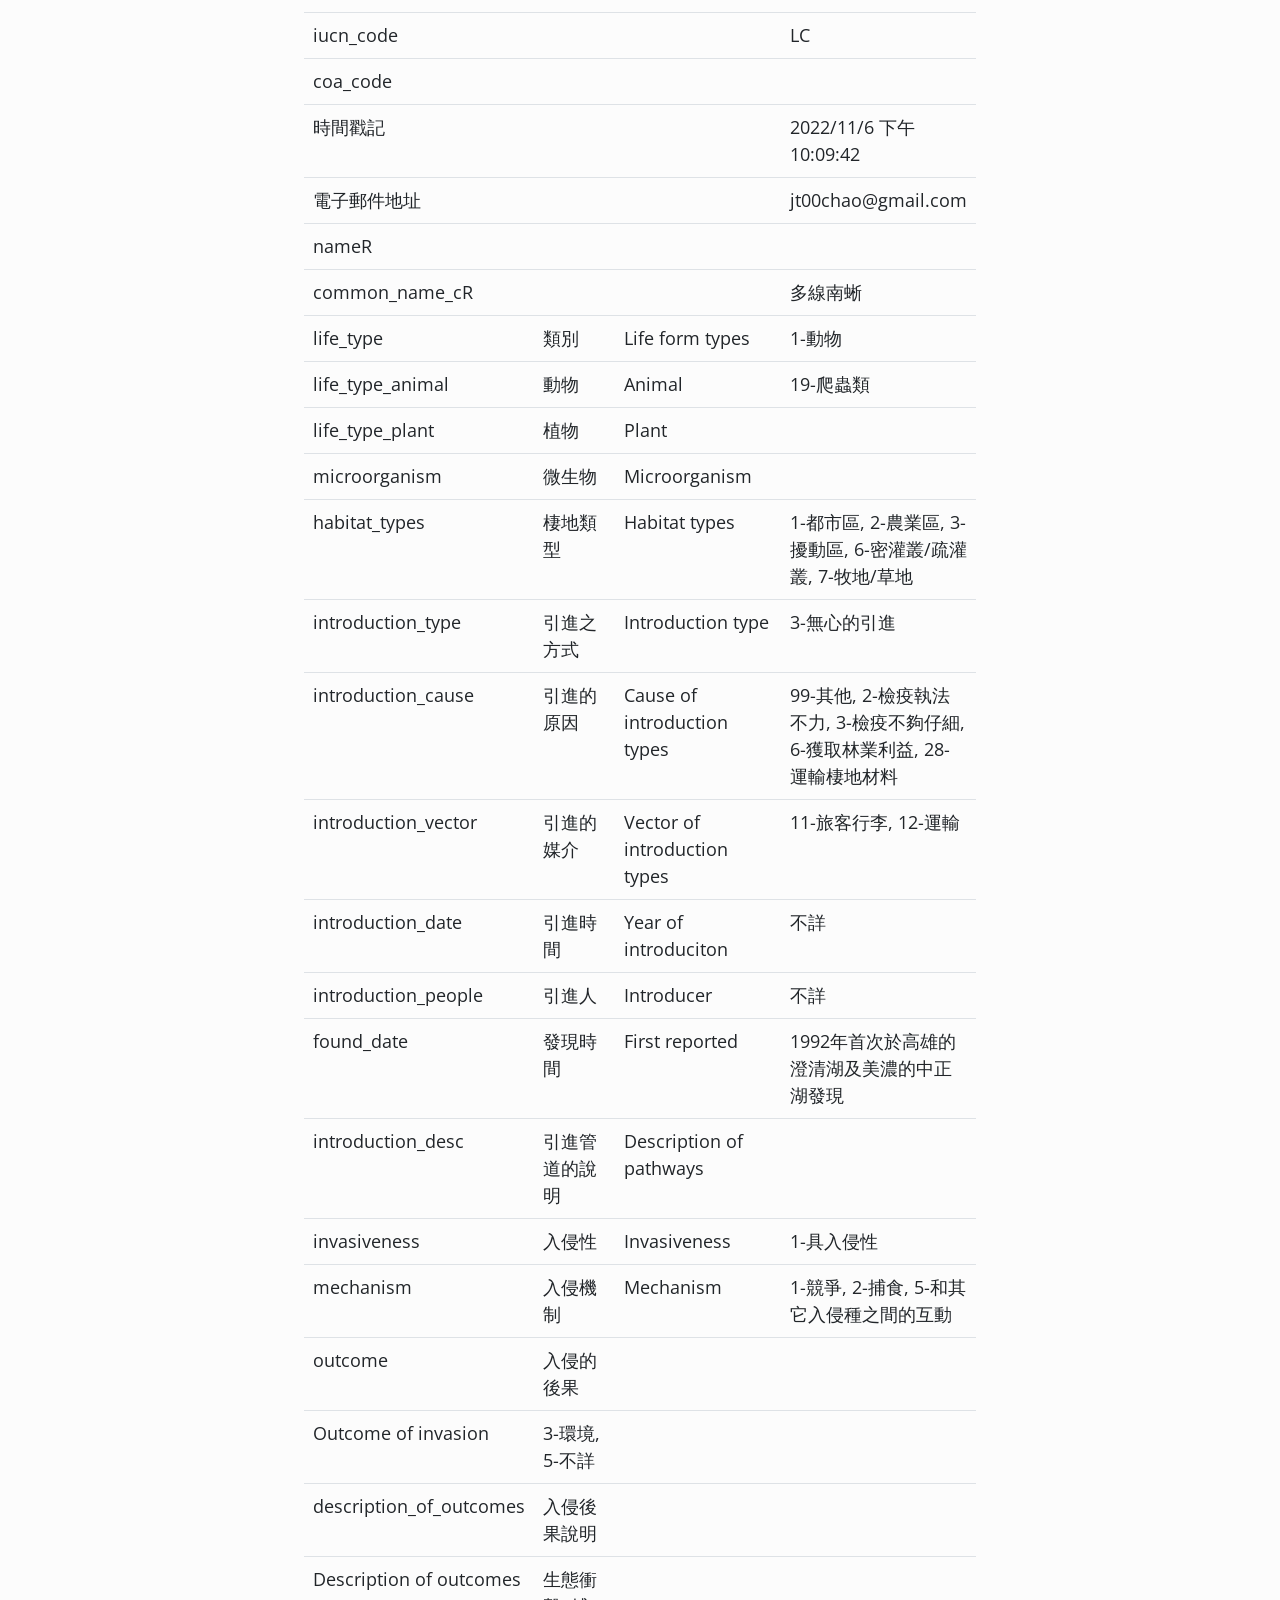
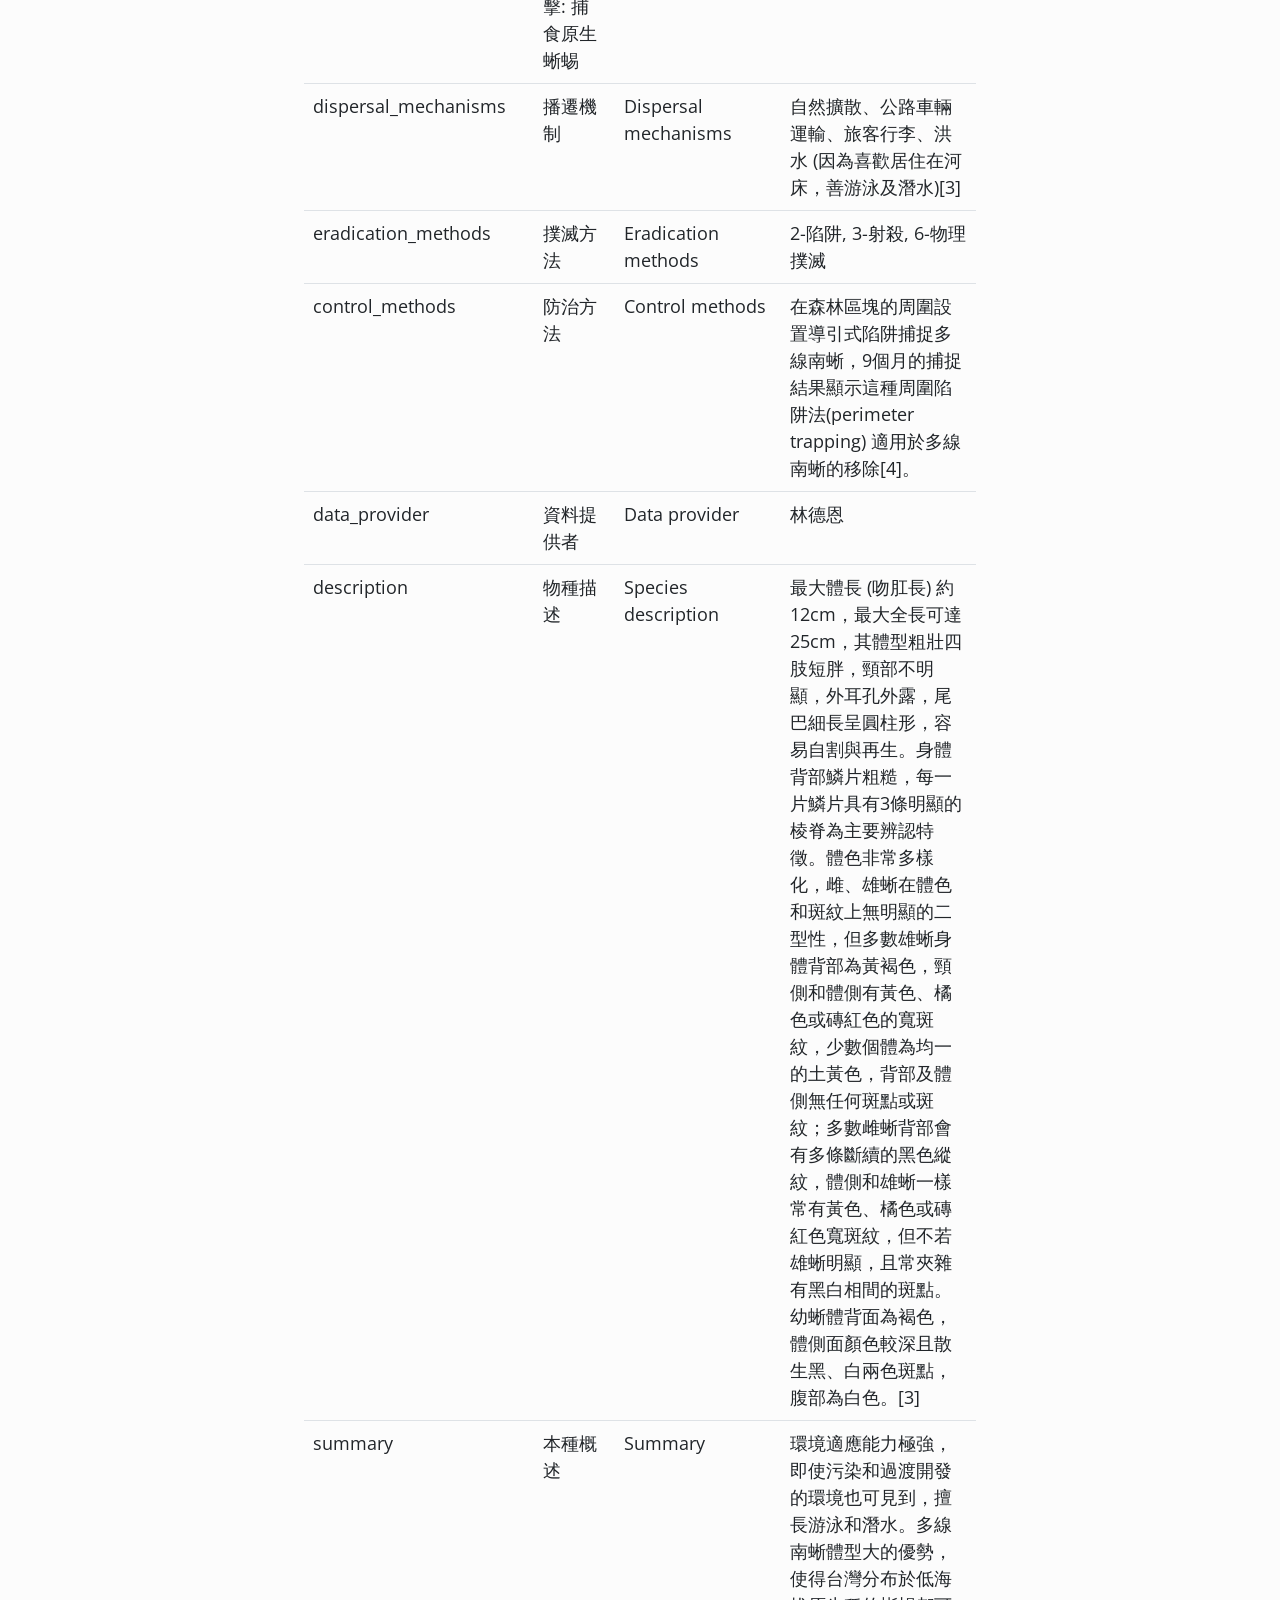
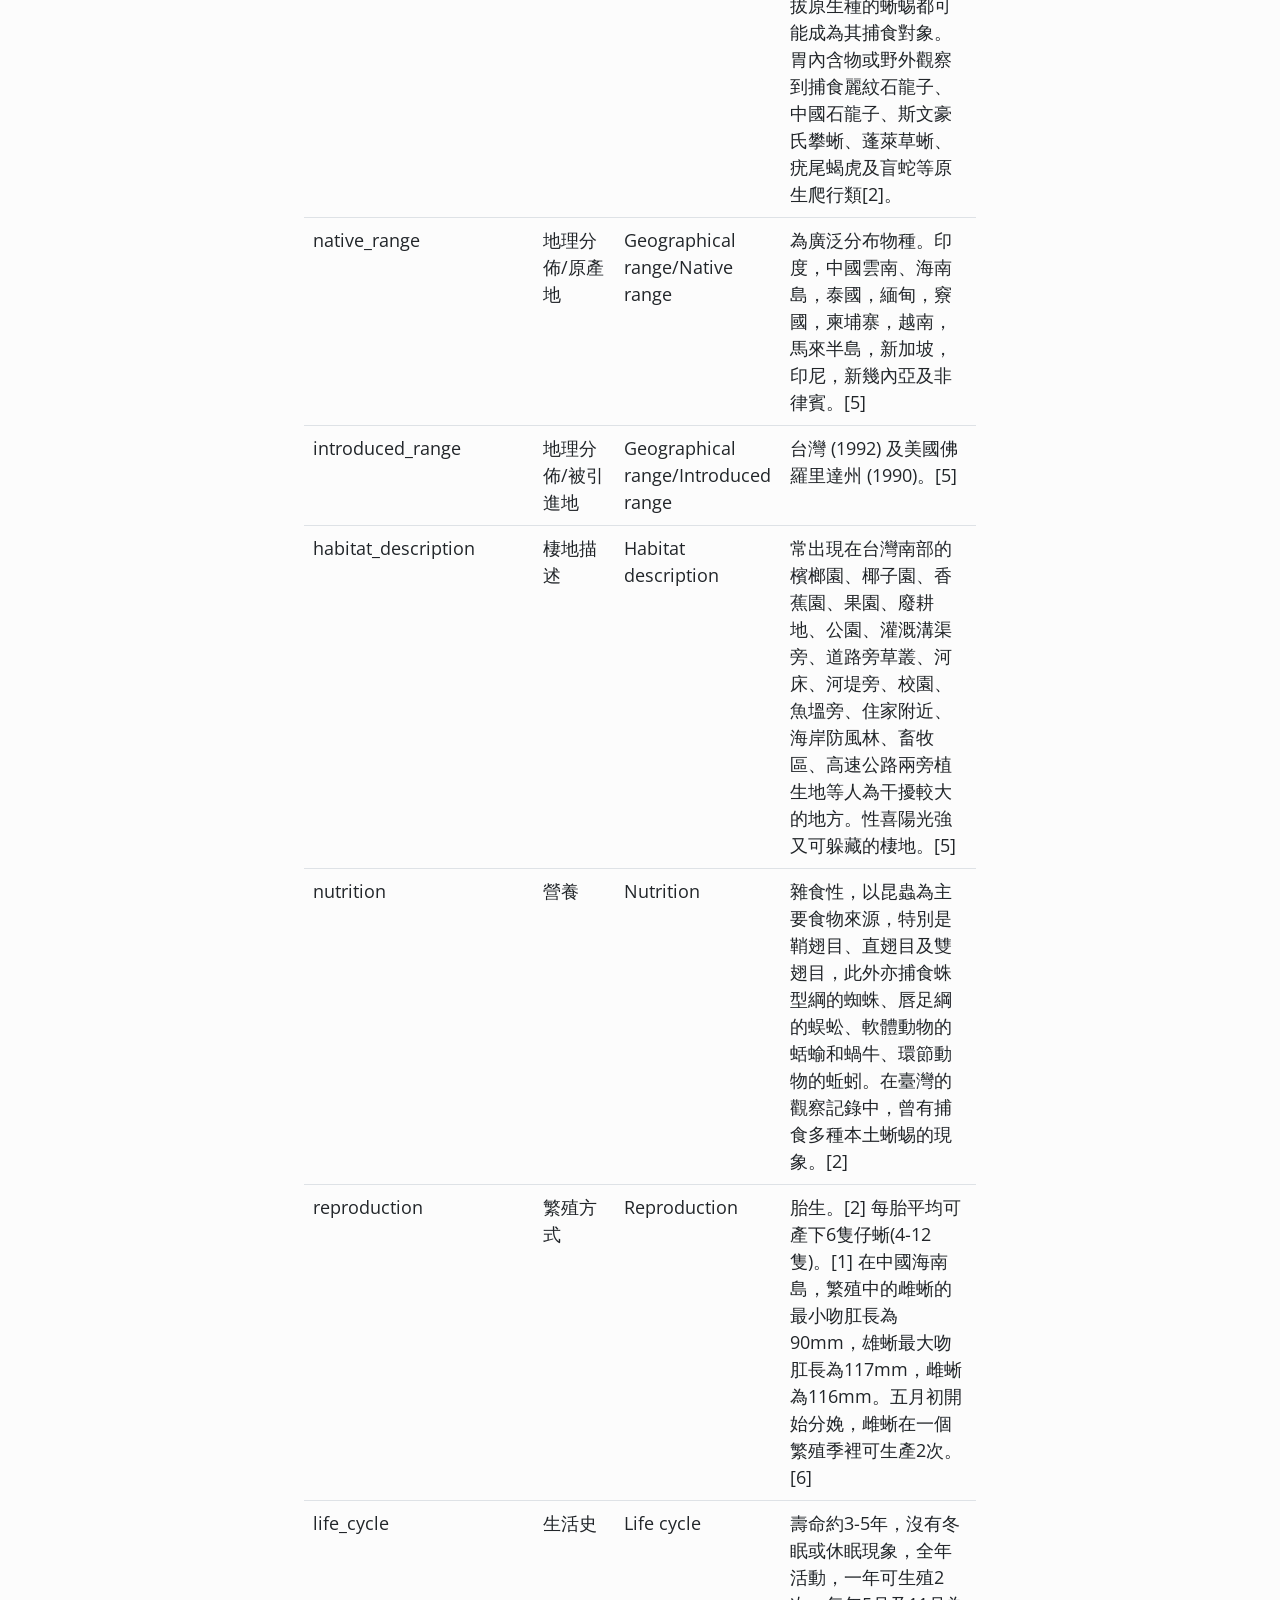
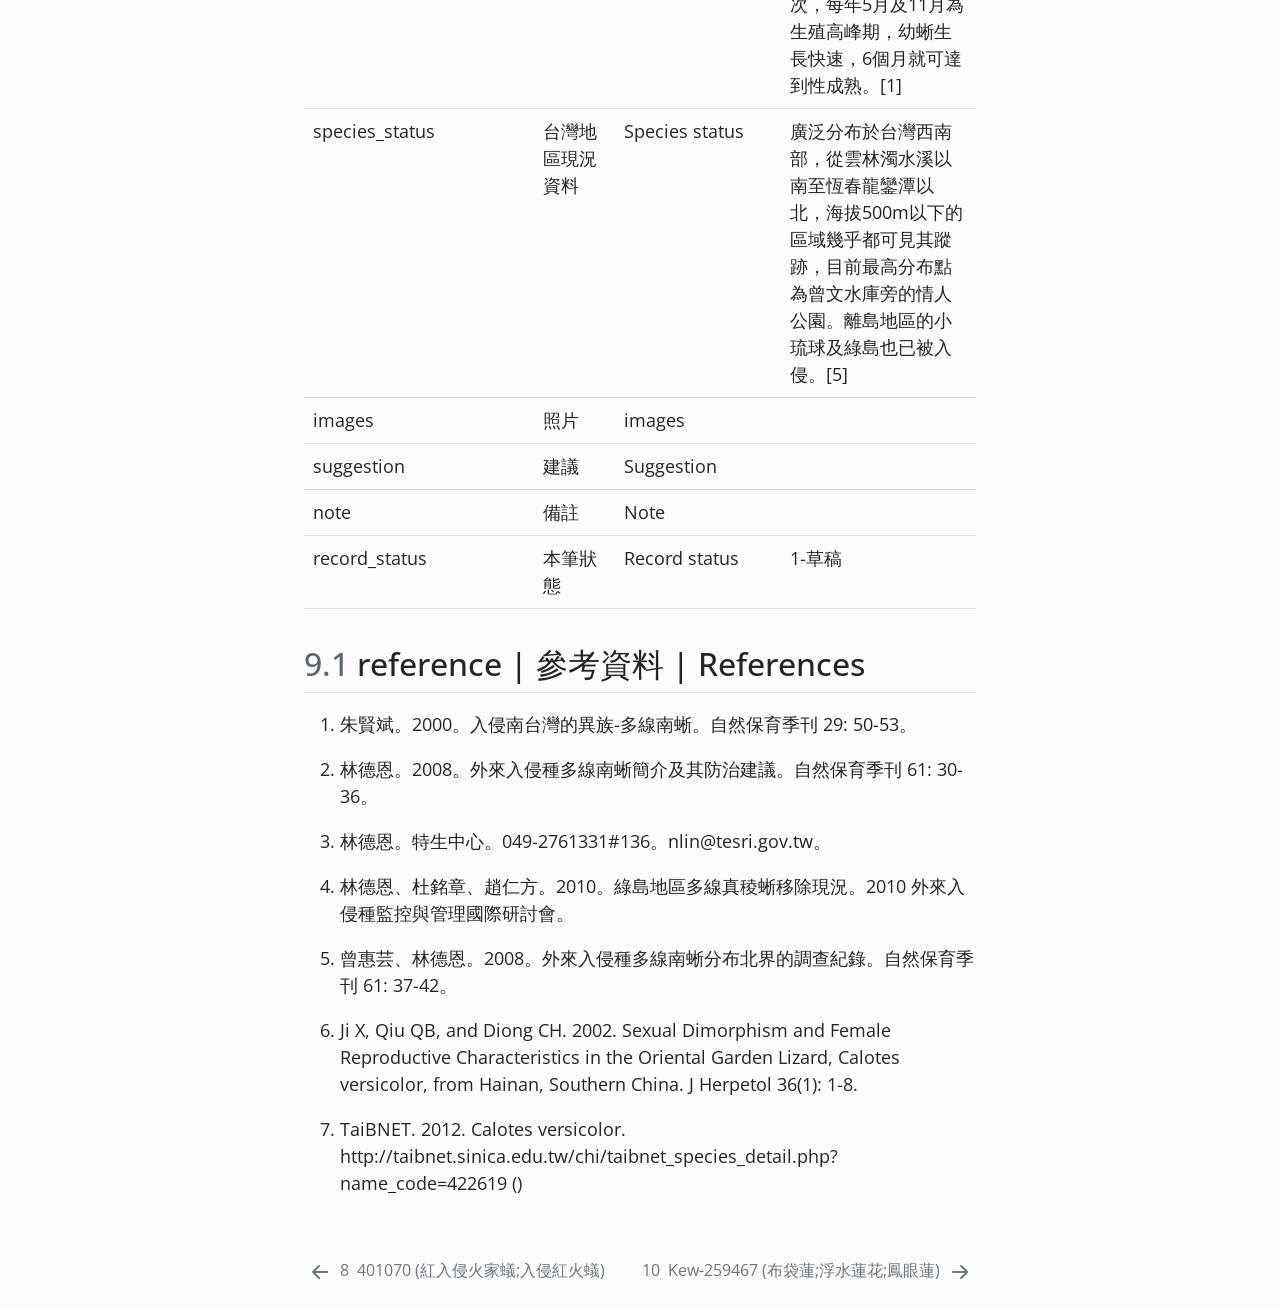
<file: docs/output/rpt_422619-多線真稜蜥;多線南蜥;多紋南蜥.html>
<!DOCTYPE html>
<html xmlns="http://www.w3.org/1999/xhtml" lang="en" xml:lang="en"><head>

<meta charset="utf-8">
<meta name="generator" content="quarto-1.2.335">

<meta name="viewport" content="width=device-width, initial-scale=1.0, user-scalable=yes">


<title>台灣外來入侵種資料集(Taiwan Invasive Alien Species Dataset) 工具箱 - 9&nbsp; 422619 (多線真稜蜥;多線南蜥;多紋南蜥)</title>
<style>
code{white-space: pre-wrap;}
span.smallcaps{font-variant: small-caps;}
div.columns{display: flex; gap: min(4vw, 1.5em);}
div.column{flex: auto; overflow-x: auto;}
div.hanging-indent{margin-left: 1.5em; text-indent: -1.5em;}
ul.task-list{list-style: none;}
ul.task-list li input[type="checkbox"] {
  width: 0.8em;
  margin: 0 0.8em 0.2em -1.6em;
  vertical-align: middle;
}
</style>


<script src="../site_libs/quarto-nav/quarto-nav.js"></script>
<script src="../site_libs/quarto-nav/headroom.min.js"></script>
<script src="../site_libs/clipboard/clipboard.min.js"></script>
<script src="../site_libs/quarto-search/autocomplete.umd.js"></script>
<script src="../site_libs/quarto-search/fuse.min.js"></script>
<script src="../site_libs/quarto-search/quarto-search.js"></script>
<meta name="quarto:offset" content="../">
<link href="../output/rpt_Kew-259467-布袋蓮;浮水蓮花;鳳眼蓮.html" rel="next">
<link href="../output/rpt_401070-紅入侵火家蟻;入侵紅火蟻.html" rel="prev">
<script src="../site_libs/quarto-html/quarto.js"></script>
<script src="../site_libs/quarto-html/popper.min.js"></script>
<script src="../site_libs/quarto-html/tippy.umd.min.js"></script>
<script src="../site_libs/quarto-html/anchor.min.js"></script>
<link href="../site_libs/quarto-html/tippy.css" rel="stylesheet">
<link href="../site_libs/quarto-html/quarto-syntax-highlighting.css" rel="stylesheet" id="quarto-text-highlighting-styles">
<script src="../site_libs/bootstrap/bootstrap.min.js"></script>
<link href="../site_libs/bootstrap/bootstrap-icons.css" rel="stylesheet">
<link href="../site_libs/bootstrap/bootstrap.min.css" rel="stylesheet" id="quarto-bootstrap" data-mode="light">
<script id="quarto-search-options" type="application/json">{
  "location": "sidebar",
  "copy-button": false,
  "collapse-after": 3,
  "panel-placement": "start",
  "type": "textbox",
  "limit": 20,
  "language": {
    "search-no-results-text": "No results",
    "search-matching-documents-text": "matching documents",
    "search-copy-link-title": "Copy link to search",
    "search-hide-matches-text": "Hide additional matches",
    "search-more-match-text": "more match in this document",
    "search-more-matches-text": "more matches in this document",
    "search-clear-button-title": "Clear",
    "search-detached-cancel-button-title": "Cancel",
    "search-submit-button-title": "Submit"
  }
}</script>


</head>

<body class="nav-sidebar floating">

<div id="quarto-search-results"></div>
  <header id="quarto-header" class="headroom fixed-top">
  <nav class="quarto-secondary-nav" data-bs-toggle="collapse" data-bs-target="#quarto-sidebar" aria-controls="quarto-sidebar" aria-expanded="false" aria-label="Toggle sidebar navigation" onclick="if (window.quartoToggleHeadroom) { window.quartoToggleHeadroom(); }">
    <div class="container-fluid d-flex justify-content-between">
      <h1 class="quarto-secondary-nav-title"><span class="chapter-number">9</span>&nbsp; <span class="chapter-title">422619 (多線真稜蜥;多線南蜥;多紋南蜥)</span></h1>
      <button type="button" class="quarto-btn-toggle btn" aria-label="Show secondary navigation">
        <i class="bi bi-chevron-right"></i>
      </button>
    </div>
  </nav>
</header>
<!-- content -->
<div id="quarto-content" class="quarto-container page-columns page-rows-contents page-layout-article">
<!-- sidebar -->
  <nav id="quarto-sidebar" class="sidebar collapse sidebar-navigation floating overflow-auto">
    <div class="pt-lg-2 mt-2 text-left sidebar-header">
    <div class="sidebar-title mb-0 py-0">
      <a href="../">台灣外來入侵種資料集(Taiwan Invasive Alien Species Dataset) 工具箱</a> 
        <div class="sidebar-tools-main tools-wide">
    <a href="https://github.com/LinkItONEDevGroup/tiasdswak" title="Source Code" class="sidebar-tool px-1"><i class="bi bi-github"></i></a>
    <a href="" title="Download" id="sidebar-tool-dropdown-0" class="sidebar-tool dropdown-toggle px-1" data-bs-toggle="dropdown" aria-expanded="false"><i class="bi bi-download"></i></a>
    <ul class="dropdown-menu" aria-labelledby="sidebar-tool-dropdown-0">
        <li>
          <a class="dropdown-item sidebar-tools-main-item" href="../台灣外來入侵種資料集-Taiwan-Invasive-Alien-Species-Dataset--工具箱.pdf">
            <i class="bi bi-bi-file-pdf pe-1"></i>
          Download PDF
          </a>
        </li>
        <li>
          <a class="dropdown-item sidebar-tools-main-item" href="../台灣外來入侵種資料集-Taiwan-Invasive-Alien-Species-Dataset--工具箱.epub">
            <i class="bi bi-bi-journal pe-1"></i>
          Download ePub
          </a>
        </li>
        <li>
          <a class="dropdown-item sidebar-tools-main-item" href="../台灣外來入侵種資料集-Taiwan-Invasive-Alien-Species-Dataset--工具箱.docx">
            <i class="bi bi-bi-file-word pe-1"></i>
          Download Docx
          </a>
        </li>
    </ul>
    <a href="" title="Share" id="sidebar-tool-dropdown-1" class="sidebar-tool dropdown-toggle px-1" data-bs-toggle="dropdown" aria-expanded="false"><i class="bi bi-share"></i></a>
    <ul class="dropdown-menu" aria-labelledby="sidebar-tool-dropdown-1">
        <li>
          <a class="dropdown-item sidebar-tools-main-item" href="https://www.facebook.com/sharer/sharer.php?u=|url|">
            <i class="bi bi-bi-facebook pe-1"></i>
          Facebook
          </a>
        </li>
        <li>
          <a class="dropdown-item sidebar-tools-main-item" href="https://twitter.com/intent/tweet?url=|url|">
            <i class="bi bi-bi-twitter pe-1"></i>
          Twitter
          </a>
        </li>
    </ul>
</div>
    </div>
      </div>
      <div class="mt-2 flex-shrink-0 align-items-center">
        <div class="sidebar-search">
        <div id="quarto-search" class="" title="Search"></div>
        </div>
      </div>
    <div class="sidebar-menu-container"> 
    <ul class="list-unstyled mt-1">
        <li class="sidebar-item">
  <div class="sidebar-item-container"> 
  <a href="../index.html" class="sidebar-item-text sidebar-link">前言</a>
  </div>
</li>
        <li class="sidebar-item sidebar-item-section">
      <div class="sidebar-item-container"> 
            <a href="../guides.html" class="sidebar-item-text sidebar-link">guides.html</a>
          <a class="sidebar-item-toggle text-start" data-bs-toggle="collapse" data-bs-target="#quarto-sidebar-section-1" aria-expanded="true">
            <i class="bi bi-chevron-right ms-2"></i>
          </a> 
      </div>
      <ul id="quarto-sidebar-section-1" class="collapse list-unstyled sidebar-section depth1 show">  
          <li class="sidebar-item">
  <div class="sidebar-item-container"> 
  <a href="../tiasds_toolbox.html" class="sidebar-item-text sidebar-link"><span class="chapter-number">1</span>&nbsp; <span class="chapter-title">工具安裝與說明</span></a>
  </div>
</li>
      </ul>
  </li>
        <li class="sidebar-item sidebar-item-section">
      <div class="sidebar-item-container"> 
            <a href="../invasive_sp_list.html" class="sidebar-item-text sidebar-link">invasive_sp_list.html</a>
          <a class="sidebar-item-toggle text-start" data-bs-toggle="collapse" data-bs-target="#quarto-sidebar-section-2" aria-expanded="true">
            <i class="bi bi-chevron-right ms-2"></i>
          </a> 
      </div>
      <ul id="quarto-sidebar-section-2" class="collapse list-unstyled sidebar-section depth1 show">  
          <li class="sidebar-item">
  <div class="sidebar-item-container"> 
  <a href="../output/rpt_313411-河殼菜蛤.html" class="sidebar-item-text sidebar-link"><span class="chapter-number">2</span>&nbsp; <span class="chapter-title">313411 (河殼菜蛤)</span></a>
  </div>
</li>
          <li class="sidebar-item">
  <div class="sidebar-item-container"> 
  <a href="../output/rpt_315085-福壽螺.html" class="sidebar-item-text sidebar-link"><span class="chapter-number">3</span>&nbsp; <span class="chapter-title">315085 (福壽螺)</span></a>
  </div>
</li>
          <li class="sidebar-item">
  <div class="sidebar-item-container"> 
  <a href="../output/rpt_403968-中國梨木蝨.html" class="sidebar-item-text sidebar-link"><span class="chapter-number">4</span>&nbsp; <span class="chapter-title">403968 (中國梨木蝨)</span></a>
  </div>
</li>
          <li class="sidebar-item">
  <div class="sidebar-item-container"> 
  <a href="../output/rpt_417599-小花蔓澤蘭.html" class="sidebar-item-text sidebar-link"><span class="chapter-number">5</span>&nbsp; <span class="chapter-title">417599 (小花蔓澤蘭)</span></a>
  </div>
</li>
          <li class="sidebar-item">
  <div class="sidebar-item-container"> 
  <a href="../output/rpt_340020-蘇鐵白輪盾介殼蟲.html" class="sidebar-item-text sidebar-link"><span class="chapter-number">6</span>&nbsp; <span class="chapter-title">340020 (蘇鐵白輪盾介殼蟲)</span></a>
  </div>
</li>
          <li class="sidebar-item">
  <div class="sidebar-item-container"> 
  <a href="../output/rpt_416300-緬甸小鼠;波里尼西亞鼠.html" class="sidebar-item-text sidebar-link"><span class="chapter-number">7</span>&nbsp; <span class="chapter-title">416300 (緬甸小鼠;波里尼西亞鼠)</span></a>
  </div>
</li>
          <li class="sidebar-item">
  <div class="sidebar-item-container"> 
  <a href="../output/rpt_401070-紅入侵火家蟻;入侵紅火蟻.html" class="sidebar-item-text sidebar-link"><span class="chapter-number">8</span>&nbsp; <span class="chapter-title">401070 (紅入侵火家蟻;入侵紅火蟻)</span></a>
  </div>
</li>
          <li class="sidebar-item">
  <div class="sidebar-item-container"> 
  <a href="../output/rpt_422619-多線真稜蜥;多線南蜥;多紋南蜥.html" class="sidebar-item-text sidebar-link active"><span class="chapter-number">9</span>&nbsp; <span class="chapter-title">422619 (多線真稜蜥;多線南蜥;多紋南蜥)</span></a>
  </div>
</li>
          <li class="sidebar-item">
  <div class="sidebar-item-container"> 
  <a href="../output/rpt_Kew-259467-布袋蓮;浮水蓮花;鳳眼蓮.html" class="sidebar-item-text sidebar-link"><span class="chapter-number">10</span>&nbsp; <span class="chapter-title">Kew-259467 (布袋蓮;浮水蓮花;鳳眼蓮)</span></a>
  </div>
</li>
      </ul>
  </li>
    </ul>
    </div>
</nav>
<!-- margin-sidebar -->
    <div id="quarto-margin-sidebar" class="sidebar margin-sidebar">
        <nav id="TOC" role="doc-toc" class="toc-active">
    <h2 id="toc-title">Table of contents</h2>
   
  <ul>
  <li><a href="#reference-參考資料-references" id="toc-reference-參考資料-references" class="nav-link active" data-scroll-target="#reference-參考資料-references"><span class="toc-section-number">9.1</span>  reference | 參考資料 | References</a></li>
  </ul>
<div class="toc-actions"><div><i class="bi bi-github"></i></div><div class="action-links"><p><a href="https://github.com/LinkItONEDevGroup/tiasdswak/edit/main/output/rpt_422619-多線真稜蜥;多線南蜥;多紋南蜥.md" class="toc-action">Edit this page</a></p><p><a href="https://github.com/LinkItONEDevGroup/tiasdswak/issues/new" class="toc-action">Report an issue</a></p><p><a href="https://github.com/LinkItONEDevGroup/tiasdswak/blob/main/output/rpt_422619-多線真稜蜥;多線南蜥;多紋南蜥.md" class="toc-action">View source</a></p></div></div></nav>
    </div>
<!-- main -->
<main class="content" id="quarto-document-content">

<header id="title-block-header" class="quarto-title-block default">
<div class="quarto-title">
<h1 class="title d-none d-lg-block"><span class="chapter-number">9</span>&nbsp; <span class="chapter-title">422619 (多線真稜蜥;多線南蜥;多紋南蜥)</span></h1>
</div>



<div class="quarto-title-meta">

    
  
    
  </div>
  

</header>

<p>report generated on 2023/02/20 09:15:34 by TiasdSWAK 0.2</p>
<table class="table">
<colgroup>
<col style="width: 25%">
<col style="width: 25%">
<col style="width: 25%">
<col style="width: 25%">
</colgroup>
<thead>
<tr class="header">
<th>欄位名稱</th>
<th>欄位中文</th>
<th>欄位英文</th>
<th>欄位值</th>
</tr>
</thead>
<tbody>
<tr class="odd">
<td>name_code</td>
<td>台灣物種名錄代號</td>
<td>TaiBNET Code</td>
<td>422619</td>
</tr>
<tr class="even">
<td>kingdom</td>
<td></td>
<td></td>
<td>Animalia</td>
</tr>
<tr class="odd">
<td>kingdom_c</td>
<td></td>
<td></td>
<td>動物界</td>
</tr>
<tr class="even">
<td>phylum</td>
<td></td>
<td></td>
<td>Chordata</td>
</tr>
<tr class="odd">
<td>phylum_c</td>
<td></td>
<td></td>
<td>脊索動物門</td>
</tr>
<tr class="even">
<td>class</td>
<td></td>
<td></td>
<td>Reptilia</td>
</tr>
<tr class="odd">
<td>class_c</td>
<td></td>
<td></td>
<td>爬蟲綱</td>
</tr>
<tr class="even">
<td>order</td>
<td></td>
<td></td>
<td>Squamata</td>
</tr>
<tr class="odd">
<td>order_c</td>
<td></td>
<td></td>
<td>有鱗目</td>
</tr>
<tr class="even">
<td>family</td>
<td></td>
<td></td>
<td>Scincidae</td>
</tr>
<tr class="odd">
<td>family_c</td>
<td></td>
<td></td>
<td>石龍子科</td>
</tr>
<tr class="even">
<td>genus</td>
<td></td>
<td></td>
<td>Eutropis</td>
</tr>
<tr class="odd">
<td>genus_c</td>
<td></td>
<td></td>
<td></td>
</tr>
<tr class="even">
<td>nameL</td>
<td></td>
<td></td>
<td>Eutropis multifasciata</td>
</tr>
<tr class="odd">
<td>species</td>
<td></td>
<td></td>
<td>multifasciata</td>
</tr>
<tr class="even">
<td>infraspecies_marker</td>
<td></td>
<td></td>
<td></td>
</tr>
<tr class="odd">
<td>infraspecies</td>
<td></td>
<td></td>
<td></td>
</tr>
<tr class="even">
<td>infraspecies2_marker</td>
<td></td>
<td></td>
<td></td>
</tr>
<tr class="odd">
<td>infraspecies2</td>
<td></td>
<td></td>
<td></td>
</tr>
<tr class="even">
<td>author</td>
<td></td>
<td></td>
<td>(Kunl, 1820)</td>
</tr>
<tr class="odd">
<td>author2</td>
<td></td>
<td></td>
<td></td>
</tr>
<tr class="even">
<td>common_name_cL</td>
<td></td>
<td></td>
<td>多線真稜蜥;多線南蜥;多紋南蜥</td>
</tr>
<tr class="odd">
<td>is_alien</td>
<td></td>
<td></td>
<td>1.0</td>
</tr>
<tr class="even">
<td>is_invasive</td>
<td></td>
<td></td>
<td>1.0</td>
</tr>
<tr class="odd">
<td>is_cultivated</td>
<td></td>
<td></td>
<td>0.0</td>
</tr>
<tr class="even">
<td>is_endemic</td>
<td></td>
<td></td>
<td></td>
</tr>
<tr class="odd">
<td>cites_code</td>
<td></td>
<td></td>
<td></td>
</tr>
<tr class="even">
<td>iucn_code</td>
<td></td>
<td></td>
<td>LC</td>
</tr>
<tr class="odd">
<td>coa_code</td>
<td></td>
<td></td>
<td></td>
</tr>
<tr class="even">
<td>時間戳記</td>
<td></td>
<td></td>
<td>2022/11/6 下午 10:09:42</td>
</tr>
<tr class="odd">
<td>電子郵件地址</td>
<td></td>
<td></td>
<td>jt00chao@gmail.com</td>
</tr>
<tr class="even">
<td>nameR</td>
<td></td>
<td></td>
<td></td>
</tr>
<tr class="odd">
<td>common_name_cR</td>
<td></td>
<td></td>
<td>多線南蜥</td>
</tr>
<tr class="even">
<td>life_type</td>
<td>類別</td>
<td>Life form types</td>
<td>1-動物</td>
</tr>
<tr class="odd">
<td>life_type_animal</td>
<td>動物</td>
<td>Animal</td>
<td>19-爬蟲類</td>
</tr>
<tr class="even">
<td>life_type_plant</td>
<td>植物</td>
<td>Plant</td>
<td></td>
</tr>
<tr class="odd">
<td>microorganism</td>
<td>微生物</td>
<td>Microorganism</td>
<td></td>
</tr>
<tr class="even">
<td>habitat_types</td>
<td>棲地類型</td>
<td>Habitat types</td>
<td>1-都市區, 2-農業區, 3-擾動區, 6-密灌叢/疏灌叢, 7-牧地/草地</td>
</tr>
<tr class="odd">
<td>introduction_type</td>
<td>引進之方式</td>
<td>Introduction type</td>
<td>3-無心的引進</td>
</tr>
<tr class="even">
<td>introduction_cause</td>
<td>引進的原因</td>
<td>Cause of introduction types</td>
<td>99-其他, 2-檢疫執法不力, 3-檢疫不夠仔細, 6-獲取林業利益, 28-運輸棲地材料</td>
</tr>
<tr class="odd">
<td>introduction_vector</td>
<td>引進的媒介</td>
<td>Vector of introduction types</td>
<td>11-旅客行李, 12-運輸</td>
</tr>
<tr class="even">
<td>introduction_date</td>
<td>引進時間</td>
<td>Year of introduciton</td>
<td>不詳</td>
</tr>
<tr class="odd">
<td>introduction_people</td>
<td>引進人</td>
<td>Introducer</td>
<td>不詳</td>
</tr>
<tr class="even">
<td>found_date</td>
<td>發現時間</td>
<td>First reported</td>
<td>1992年首次於高雄的澄清湖及美濃的中正湖發現</td>
</tr>
<tr class="odd">
<td>introduction_desc</td>
<td>引進管道的說明</td>
<td>Description of pathways</td>
<td></td>
</tr>
<tr class="even">
<td>invasiveness</td>
<td>入侵性</td>
<td>Invasiveness</td>
<td>1-具入侵性</td>
</tr>
<tr class="odd">
<td>mechanism</td>
<td>入侵機制</td>
<td>Mechanism</td>
<td>1-競爭, 2-捕食, 5-和其它入侵種之間的互動</td>
</tr>
<tr class="even">
<td>outcome</td>
<td>入侵的後果</td>
<td></td>
<td></td>
</tr>
<tr class="odd">
<td>Outcome of invasion</td>
<td>3-環境, 5-不詳</td>
<td></td>
<td></td>
</tr>
<tr class="even">
<td>description_of_outcomes</td>
<td>入侵後果說明</td>
<td></td>
<td></td>
</tr>
<tr class="odd">
<td>Description of outcomes</td>
<td>生態衝擊: 捕食原生蜥蜴</td>
<td></td>
<td></td>
</tr>
<tr class="even">
<td>dispersal_mechanisms</td>
<td>播遷機制</td>
<td>Dispersal mechanisms</td>
<td>自然擴散、公路車輛運輸、旅客行李、洪水 (因為喜歡居住在河床，善游泳及潛水)[3]</td>
</tr>
<tr class="odd">
<td>eradication_methods</td>
<td>撲滅方法</td>
<td>Eradication methods</td>
<td>2-陷阱, 3-射殺, 6-物理撲滅</td>
</tr>
<tr class="even">
<td>control_methods</td>
<td>防治方法</td>
<td>Control methods</td>
<td>在森林區塊的周圍設置導引式陷阱捕捉多線南蜥，9個月的捕捉結果顯示這種周圍陷阱法(perimeter trapping) 適用於多線南蜥的移除[4]。</td>
</tr>
<tr class="odd">
<td>data_provider</td>
<td>資料提供者</td>
<td>Data provider</td>
<td>林德恩</td>
</tr>
<tr class="even">
<td>description</td>
<td>物種描述</td>
<td>Species description</td>
<td>最大體長 (吻肛長) 約12cm，最大全長可達25cm，其體型粗壯四肢短胖，頸部不明顯，外耳孔外露，尾巴細長呈圓柱形，容易自割與再生。身體背部鱗片粗糙，每一片鱗片具有3條明顯的棱脊為主要辨認特徵。體色非常多樣化，雌、雄蜥在體色和斑紋上無明顯的二型性，但多數雄蜥身體背部為黃褐色，頸側和體側有黃色、橘色或磚紅色的寬斑紋，少數個體為均一的土黃色，背部及體側無任何斑點或斑紋；多數雌蜥背部會有多條斷續的黑色縱紋，體側和雄蜥一樣常有黃色、橘色或磚紅色寬斑紋，但不若雄蜥明顯，且常夾雜有黑白相間的斑點。幼蜥體背面為褐色，體側面顏色較深且散生黑、白兩色斑點，腹部為白色。[3]</td>
</tr>
<tr class="odd">
<td>summary</td>
<td>本種概述</td>
<td>Summary</td>
<td>環境適應能力極強，即使污染和過渡開發的環境也可見到，擅長游泳和潛水。多線南蜥體型大的優勢，使得台灣分布於低海拔原生種的蜥蜴都可能成為其捕食對象。胃內含物或野外觀察到捕食麗紋石龍子、中國石龍子、斯文豪氏攀蜥、蓬萊草蜥、疣尾蝎虎及盲蛇等原生爬行類[2]。</td>
</tr>
<tr class="even">
<td>native_range</td>
<td>地理分佈/原產地</td>
<td>Geographical range/Native range</td>
<td>為廣泛分布物種。印度，中國雲南、海南島，泰國，緬甸，竂國，柬埔寨，越南，馬來半島，新加坡，印尼，新幾內亞及非律賓。[5]</td>
</tr>
<tr class="odd">
<td>introduced_range</td>
<td>地理分佈/被引進地</td>
<td>Geographical range/Introduced range</td>
<td>台灣 (1992) 及美國佛羅里達州 (1990)。[5]</td>
</tr>
<tr class="even">
<td>habitat_description</td>
<td>棲地描述</td>
<td>Habitat description</td>
<td>常出現在台灣南部的檳榔園、椰子園、香蕉園、果園、廢耕地、公園、灌溉溝渠旁、道路旁草叢、河床、河堤旁、校園、魚塭旁、住家附近、海岸防風林、畜牧區、高速公路兩旁植生地等人為干擾較大的地方。性喜陽光強又可躲藏的棲地。[5]</td>
</tr>
<tr class="odd">
<td>nutrition</td>
<td>營養</td>
<td>Nutrition</td>
<td>雜食性，以昆蟲為主要食物來源，特別是鞘翅目、直翅目及雙翅目，此外亦捕食蛛型綱的蜘蛛、唇足綱的蜈蚣、軟體動物的蛞蝓和蝸牛、環節動物的蚯蚓。在臺灣的觀察記錄中，曾有捕食多種本土蜥蜴的現象。[2]</td>
</tr>
<tr class="even">
<td>reproduction</td>
<td>繁殖方式</td>
<td>Reproduction</td>
<td>胎生。[2] 每胎平均可產下6隻仔蜥(4-12隻)。[1] 在中國海南島，繁殖中的雌蜥的最小吻肛長為90mm，雄蜥最大吻肛長為117mm，雌蜥為116mm。五月初開始分娩，雌蜥在一個繁殖季裡可生產2次。[6]</td>
</tr>
<tr class="odd">
<td>life_cycle</td>
<td>生活史</td>
<td>Life cycle</td>
<td>壽命約3-5年，沒有冬眠或休眠現象，全年活動，一年可生殖2次，每年5月及11月為生殖高峰期，幼蜥生長快速，6個月就可達到性成熟。[1]</td>
</tr>
<tr class="even">
<td>species_status</td>
<td>台灣地區現況資料</td>
<td>Species status</td>
<td>廣泛分布於台灣西南部，從雲林濁水溪以南至恆春龍鑾潭以北，海拔500m以下的區域幾乎都可見其蹤跡，目前最高分布點為曾文水庫旁的情人公園。離島地區的小琉球及綠島也已被入侵。[5]</td>
</tr>
<tr class="odd">
<td>images</td>
<td>照片</td>
<td>images</td>
<td></td>
</tr>
<tr class="even">
<td>suggestion</td>
<td>建議</td>
<td>Suggestion</td>
<td></td>
</tr>
<tr class="odd">
<td>note</td>
<td>備註</td>
<td>Note</td>
<td></td>
</tr>
<tr class="even">
<td>record_status</td>
<td>本筆狀態</td>
<td>Record status</td>
<td>1-草稿</td>
</tr>
</tbody>
</table>
<section id="reference-參考資料-references" class="level2" data-number="9.1">
<h2 data-number="9.1" class="anchored" data-anchor-id="reference-參考資料-references"><span class="header-section-number">9.1</span> reference | 參考資料 | References</h2>
<ol type="1">
<li><p>朱賢斌。2000。入侵南台灣的異族-多線南蜥。自然保育季刊 29: 50-53。</p></li>
<li><p>林德恩。2008。外來入侵種多線南蜥簡介及其防治建議。自然保育季刊 61: 30-36。</p></li>
<li><p>林德恩。特生中心。049-2761331#136。nlin@tesri.gov.tw。</p></li>
<li><p>林德恩、杜銘章、趙仁方。2010。綠島地區多線真稜蜥移除現況。2010 外來入侵種監控與管理國際研討會。</p></li>
<li><p>曾惠芸、林德恩。2008。外來入侵種多線南蜥分布北界的調查紀錄。自然保育季刊 61: 37-42。</p></li>
<li><p>Ji X, Qiu QB, and Diong CH. 2002. Sexual Dimorphism and Female Reproductive Characteristics in the Oriental Garden Lizard, Calotes versicolor, from Hainan, Southern China. J Herpetol 36(1): 1-8.</p></li>
<li><p>TaiBNET. 2012. Calotes versicolor. http://taibnet.sinica.edu.tw/chi/taibnet_species_detail.php?name_code=422619 ()</p></li>
</ol>


</section>

</main> <!-- /main -->
<script id="quarto-html-after-body" type="application/javascript">
window.document.addEventListener("DOMContentLoaded", function (event) {
  const toggleBodyColorMode = (bsSheetEl) => {
    const mode = bsSheetEl.getAttribute("data-mode");
    const bodyEl = window.document.querySelector("body");
    if (mode === "dark") {
      bodyEl.classList.add("quarto-dark");
      bodyEl.classList.remove("quarto-light");
    } else {
      bodyEl.classList.add("quarto-light");
      bodyEl.classList.remove("quarto-dark");
    }
  }
  const toggleBodyColorPrimary = () => {
    const bsSheetEl = window.document.querySelector("link#quarto-bootstrap");
    if (bsSheetEl) {
      toggleBodyColorMode(bsSheetEl);
    }
  }
  toggleBodyColorPrimary();  
  const icon = "";
  const anchorJS = new window.AnchorJS();
  anchorJS.options = {
    placement: 'right',
    icon: icon
  };
  anchorJS.add('.anchored');
  const clipboard = new window.ClipboardJS('.code-copy-button', {
    target: function(trigger) {
      return trigger.previousElementSibling;
    }
  });
  clipboard.on('success', function(e) {
    // button target
    const button = e.trigger;
    // don't keep focus
    button.blur();
    // flash "checked"
    button.classList.add('code-copy-button-checked');
    var currentTitle = button.getAttribute("title");
    button.setAttribute("title", "Copied!");
    let tooltip;
    if (window.bootstrap) {
      button.setAttribute("data-bs-toggle", "tooltip");
      button.setAttribute("data-bs-placement", "left");
      button.setAttribute("data-bs-title", "Copied!");
      tooltip = new bootstrap.Tooltip(button, 
        { trigger: "manual", 
          customClass: "code-copy-button-tooltip",
          offset: [0, -8]});
      tooltip.show();    
    }
    setTimeout(function() {
      if (tooltip) {
        tooltip.hide();
        button.removeAttribute("data-bs-title");
        button.removeAttribute("data-bs-toggle");
        button.removeAttribute("data-bs-placement");
      }
      button.setAttribute("title", currentTitle);
      button.classList.remove('code-copy-button-checked');
    }, 1000);
    // clear code selection
    e.clearSelection();
  });
  function tippyHover(el, contentFn) {
    const config = {
      allowHTML: true,
      content: contentFn,
      maxWidth: 500,
      delay: 100,
      arrow: false,
      appendTo: function(el) {
          return el.parentElement;
      },
      interactive: true,
      interactiveBorder: 10,
      theme: 'quarto',
      placement: 'bottom-start'
    };
    window.tippy(el, config); 
  }
  const noterefs = window.document.querySelectorAll('a[role="doc-noteref"]');
  for (var i=0; i<noterefs.length; i++) {
    const ref = noterefs[i];
    tippyHover(ref, function() {
      // use id or data attribute instead here
      let href = ref.getAttribute('data-footnote-href') || ref.getAttribute('href');
      try { href = new URL(href).hash; } catch {}
      const id = href.replace(/^#\/?/, "");
      const note = window.document.getElementById(id);
      return note.innerHTML;
    });
  }
  const findCites = (el) => {
    const parentEl = el.parentElement;
    if (parentEl) {
      const cites = parentEl.dataset.cites;
      if (cites) {
        return {
          el,
          cites: cites.split(' ')
        };
      } else {
        return findCites(el.parentElement)
      }
    } else {
      return undefined;
    }
  };
  var bibliorefs = window.document.querySelectorAll('a[role="doc-biblioref"]');
  for (var i=0; i<bibliorefs.length; i++) {
    const ref = bibliorefs[i];
    const citeInfo = findCites(ref);
    if (citeInfo) {
      tippyHover(citeInfo.el, function() {
        var popup = window.document.createElement('div');
        citeInfo.cites.forEach(function(cite) {
          var citeDiv = window.document.createElement('div');
          citeDiv.classList.add('hanging-indent');
          citeDiv.classList.add('csl-entry');
          var biblioDiv = window.document.getElementById('ref-' + cite);
          if (biblioDiv) {
            citeDiv.innerHTML = biblioDiv.innerHTML;
          }
          popup.appendChild(citeDiv);
        });
        return popup.innerHTML;
      });
    }
  }
});
</script>
<nav class="page-navigation">
  <div class="nav-page nav-page-previous">
      <a href="../output/rpt_401070-紅入侵火家蟻;入侵紅火蟻.html" class="pagination-link">
        <i class="bi bi-arrow-left-short"></i> <span class="nav-page-text"><span class="chapter-number">8</span>&nbsp; <span class="chapter-title">401070 (紅入侵火家蟻;入侵紅火蟻)</span></span>
      </a>          
  </div>
  <div class="nav-page nav-page-next">
      <a href="../output/rpt_Kew-259467-布袋蓮;浮水蓮花;鳳眼蓮.html" class="pagination-link">
        <span class="nav-page-text"><span class="chapter-number">10</span>&nbsp; <span class="chapter-title">Kew-259467 (布袋蓮;浮水蓮花;鳳眼蓮)</span></span> <i class="bi bi-arrow-right-short"></i>
      </a>
  </div>
</nav>
</div> <!-- /content -->



</body></html>
</file>
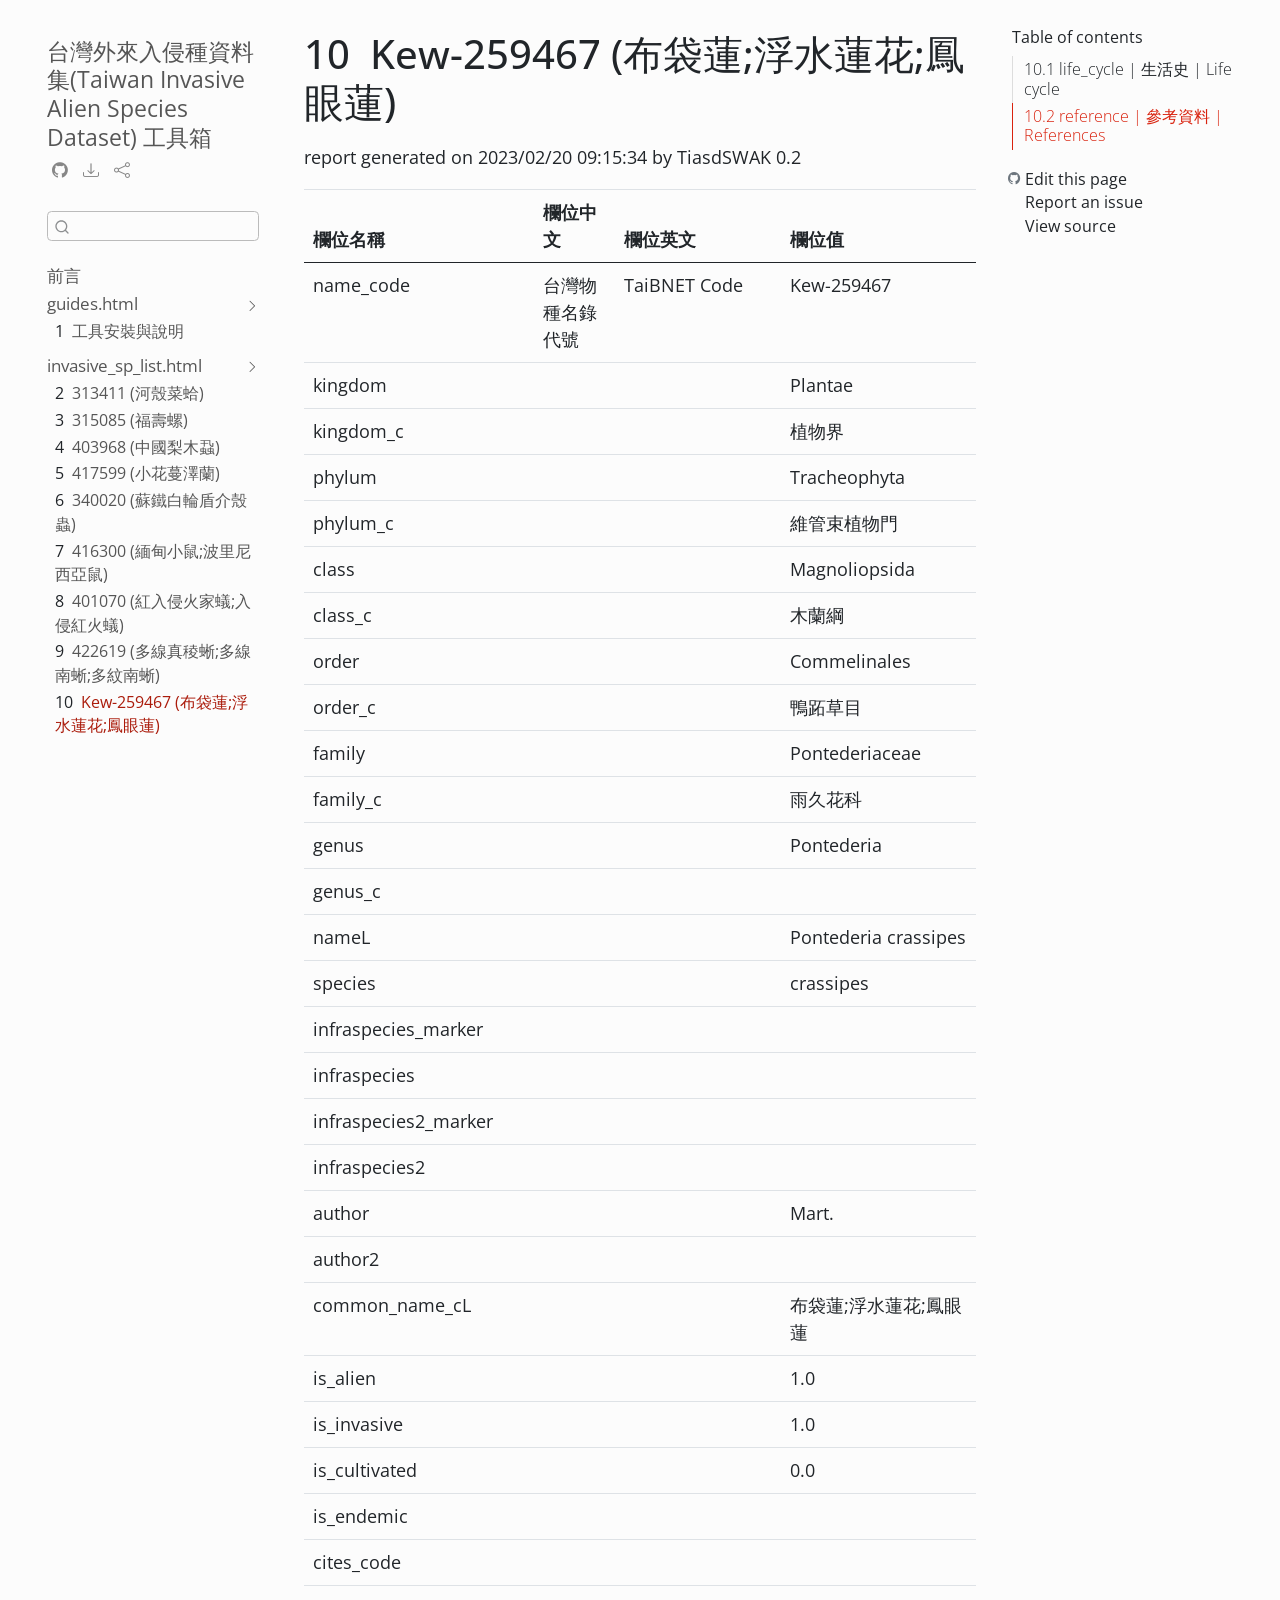
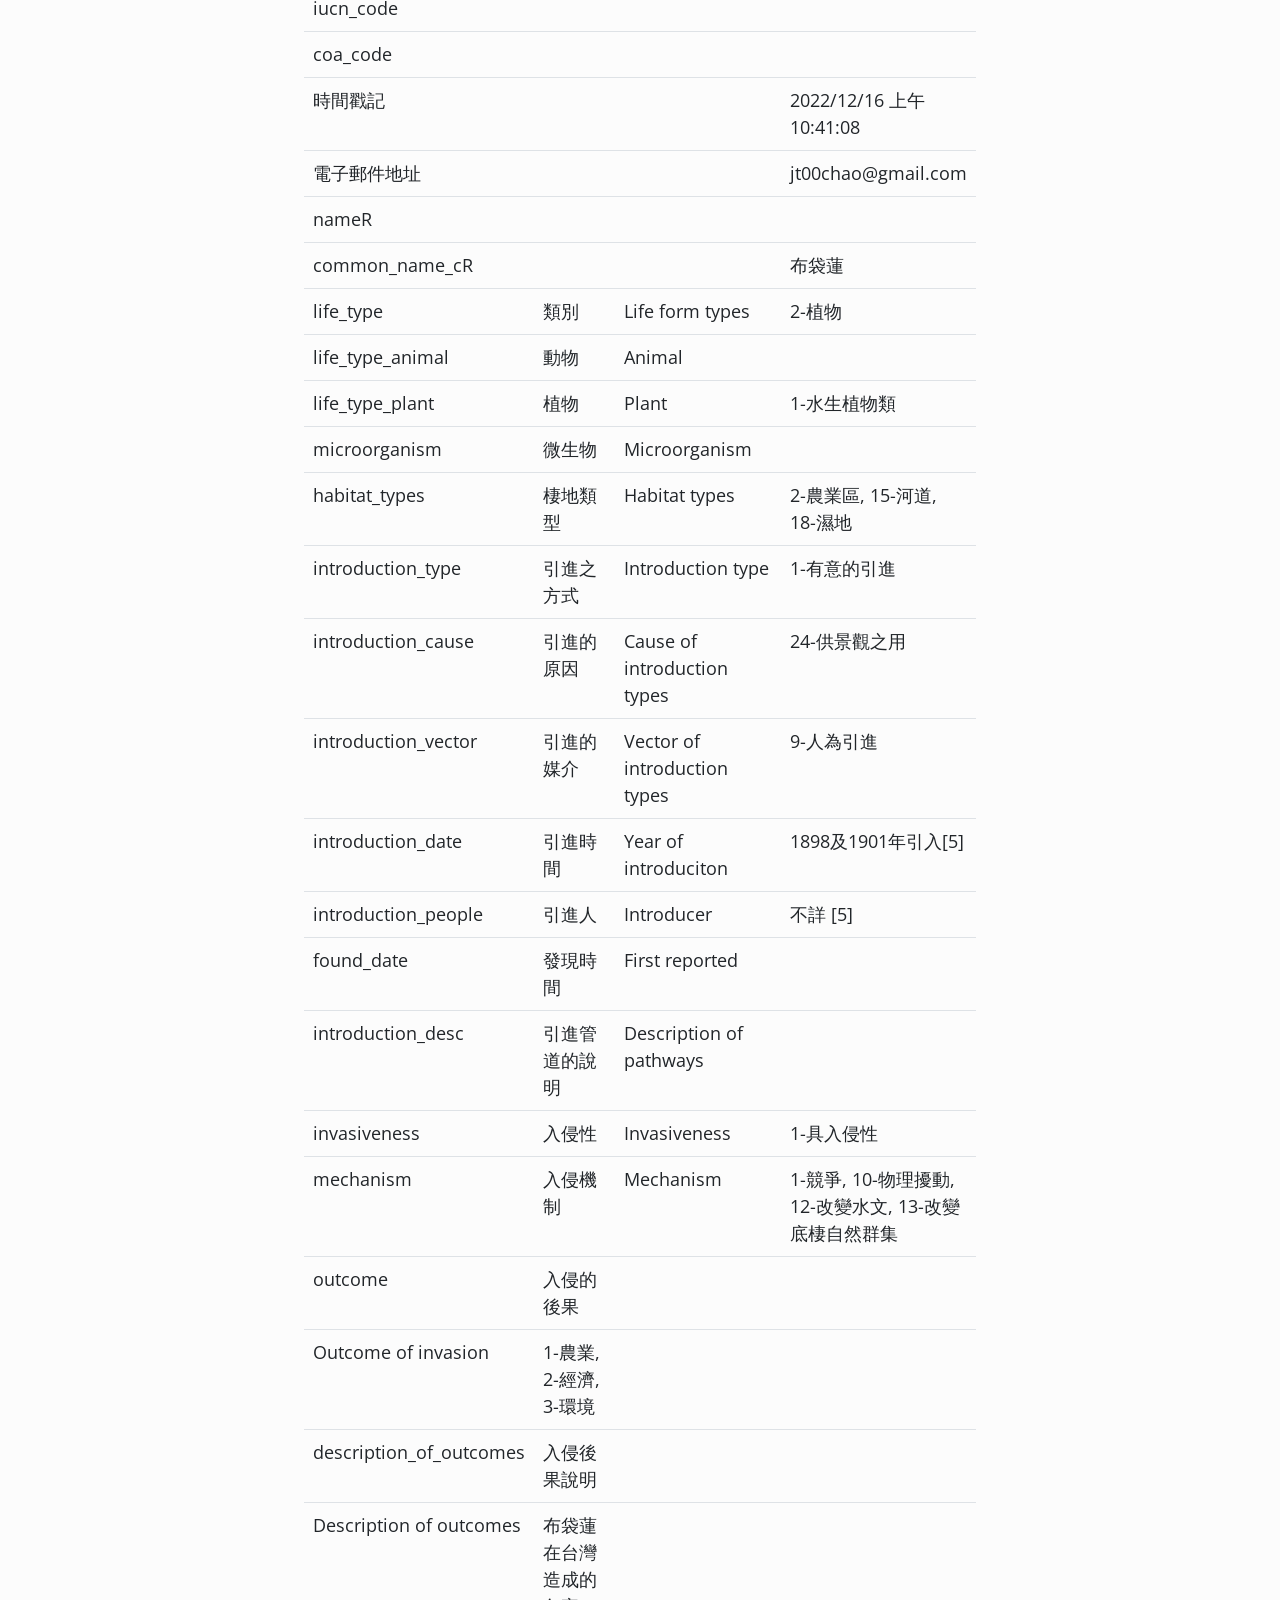
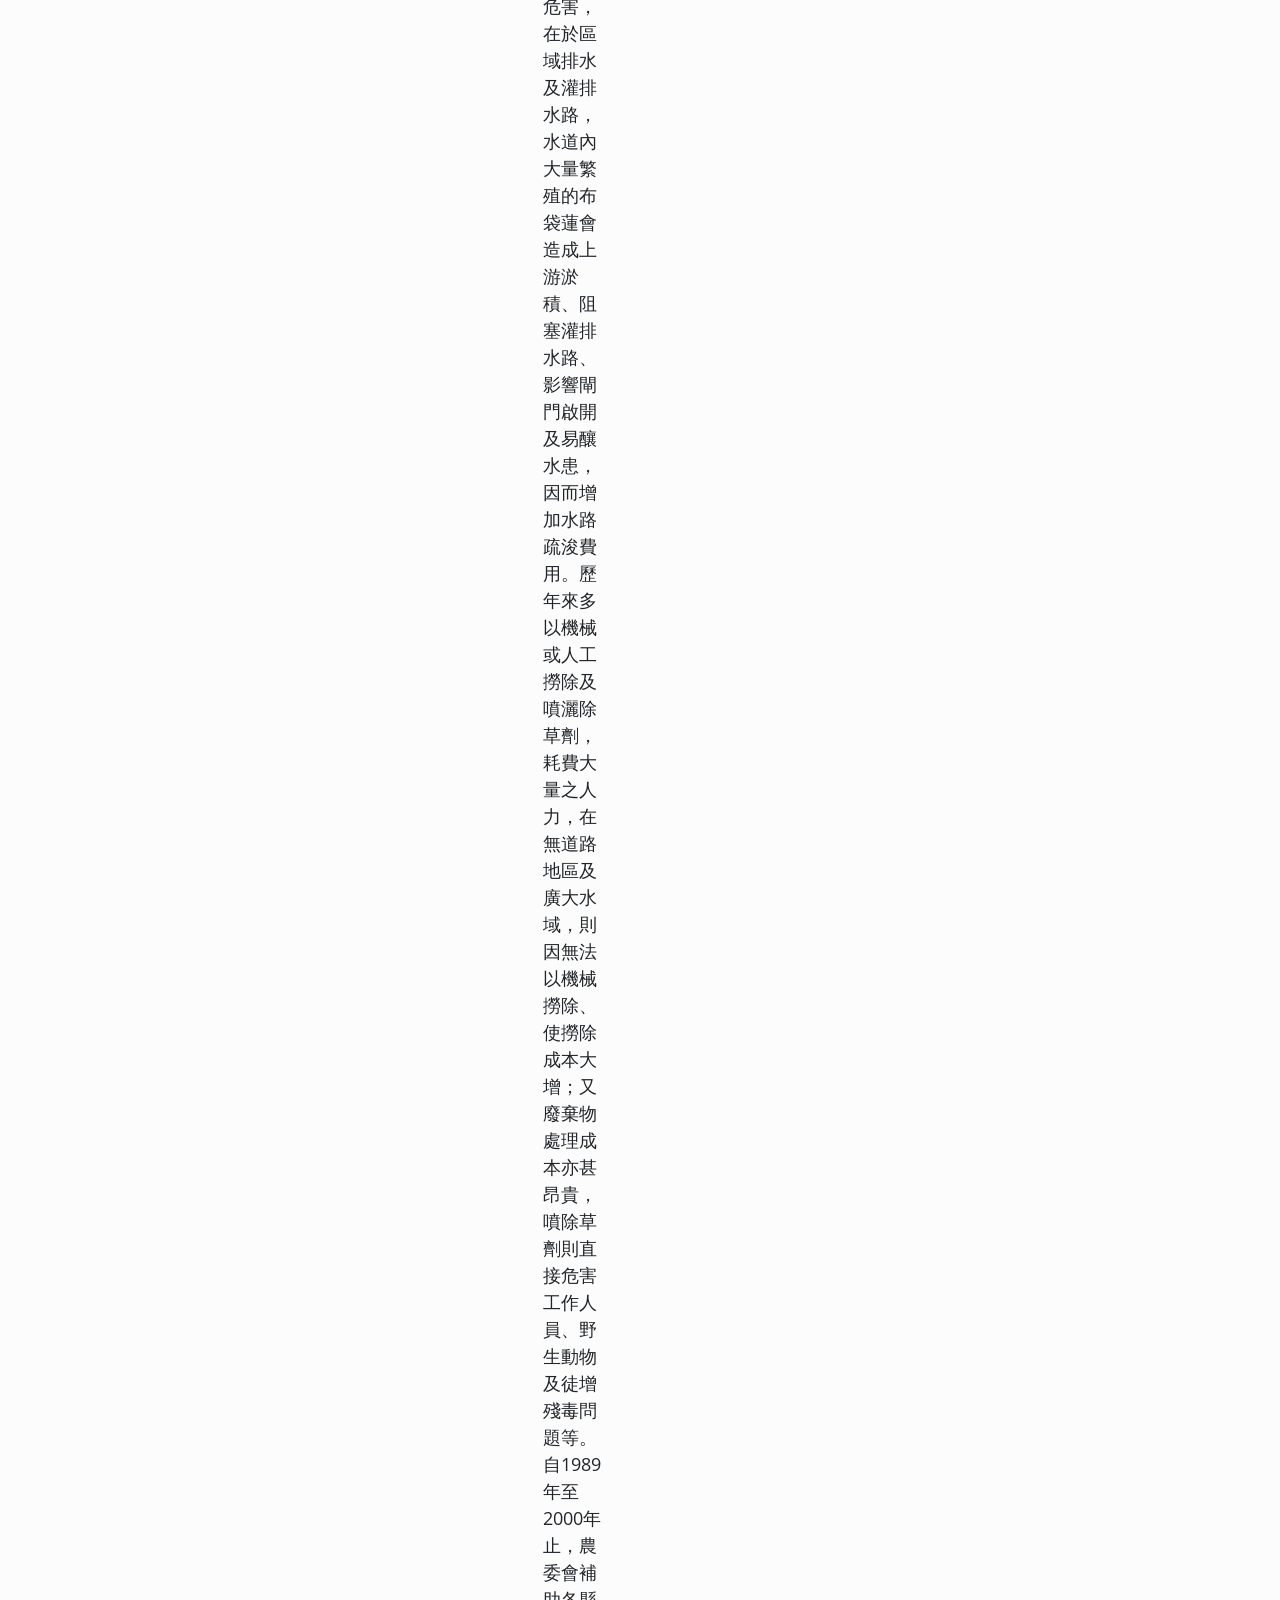
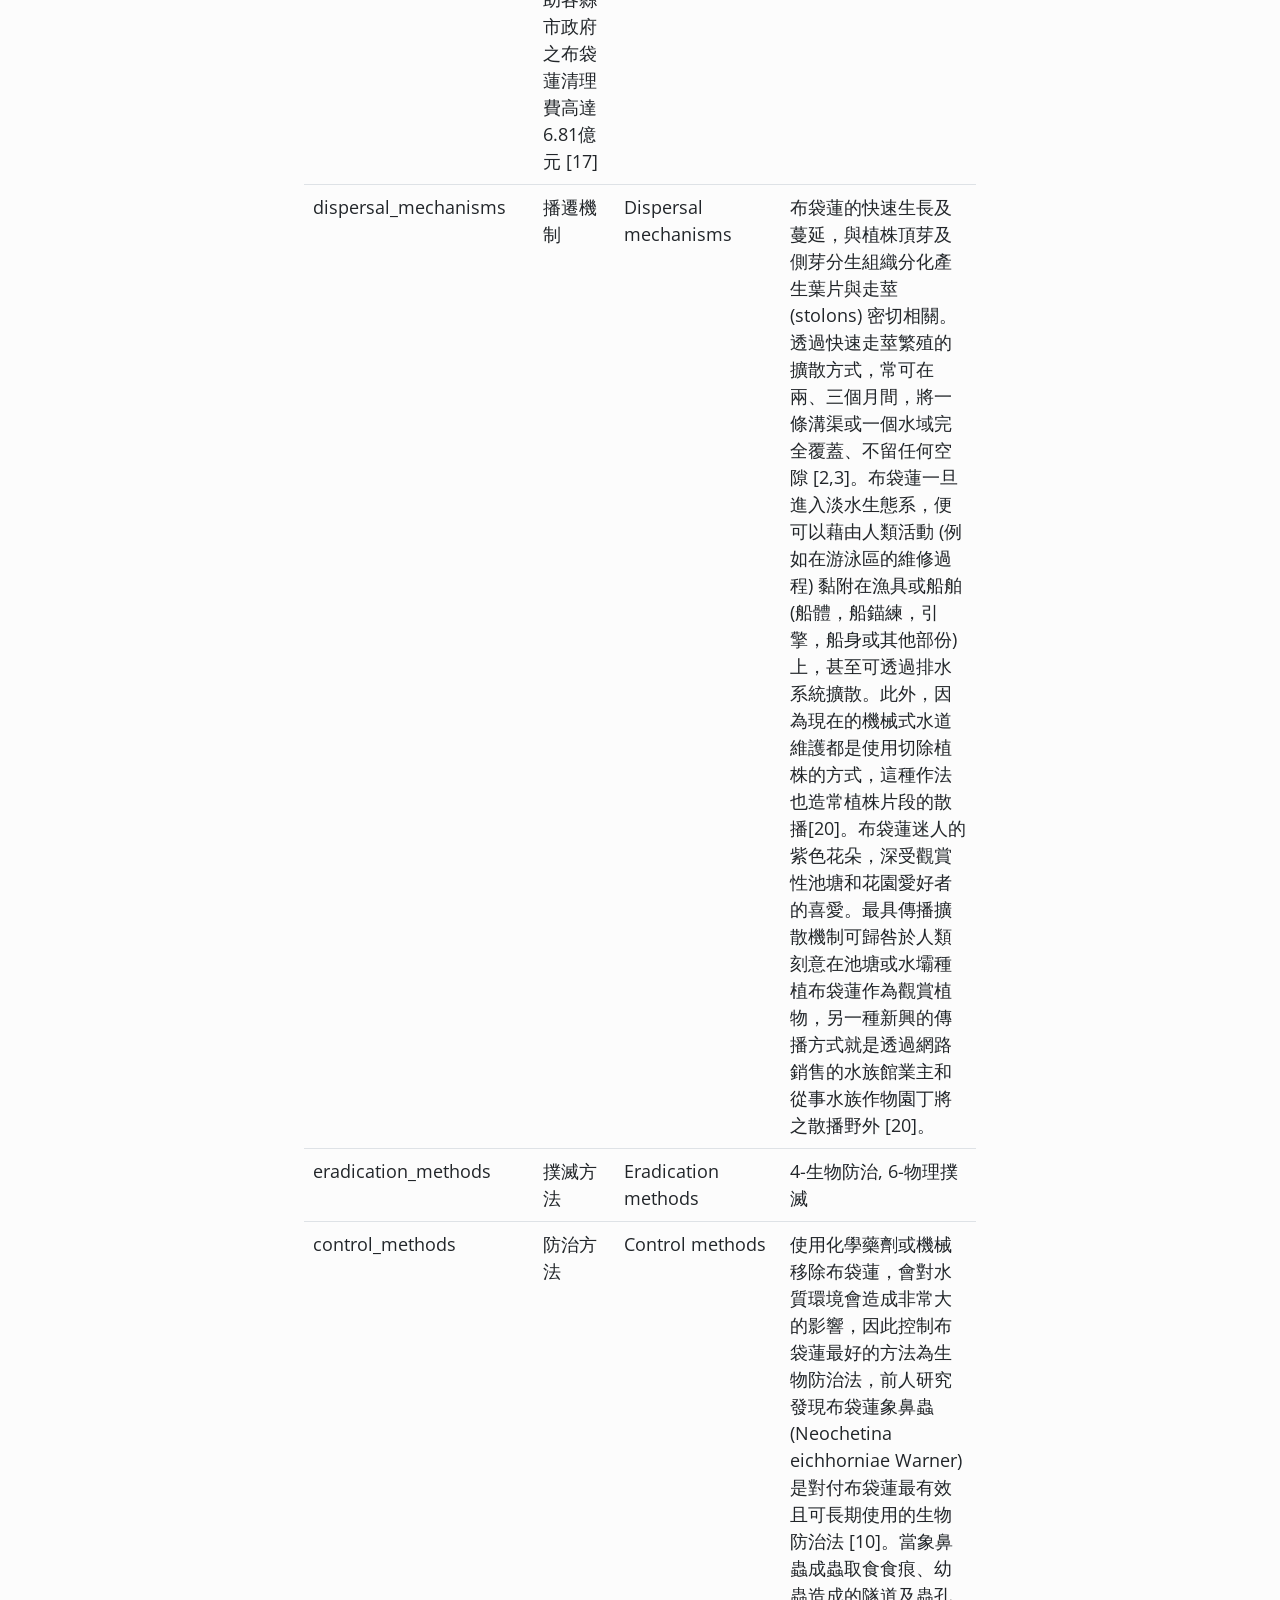
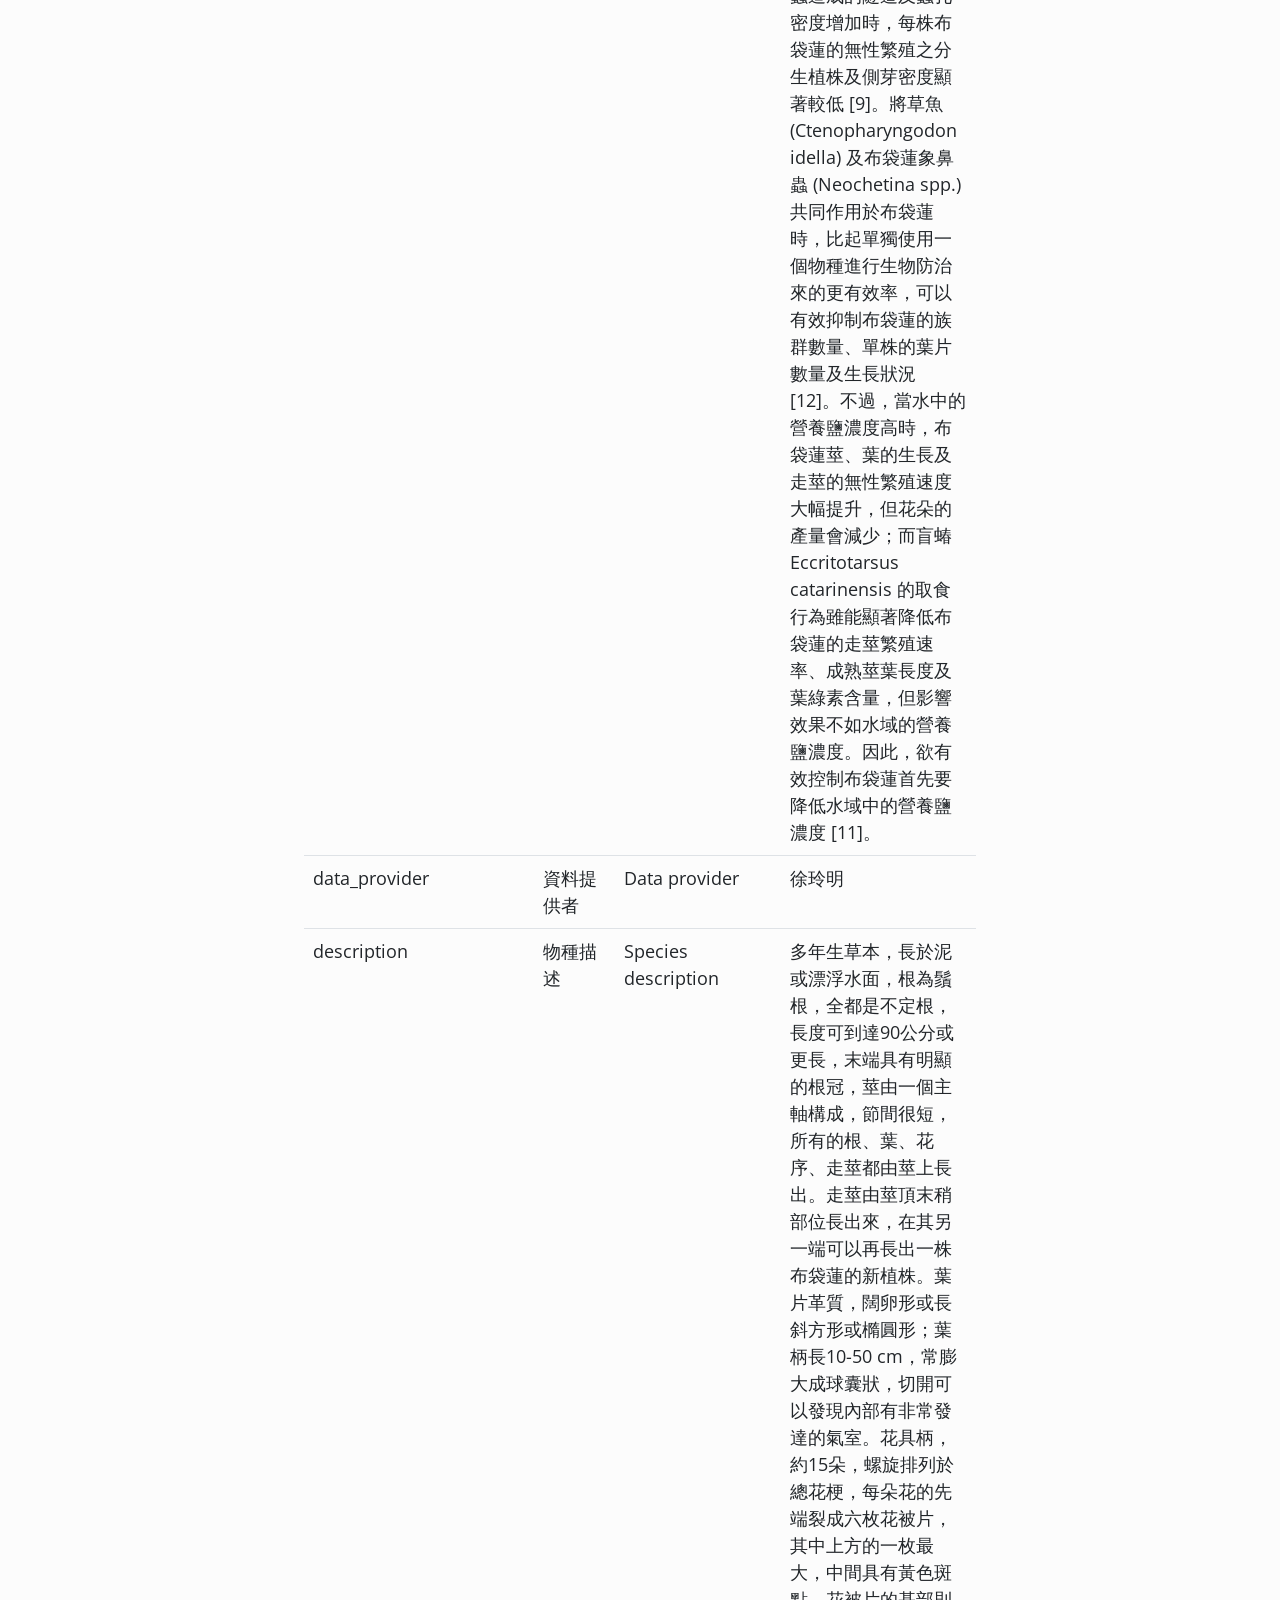
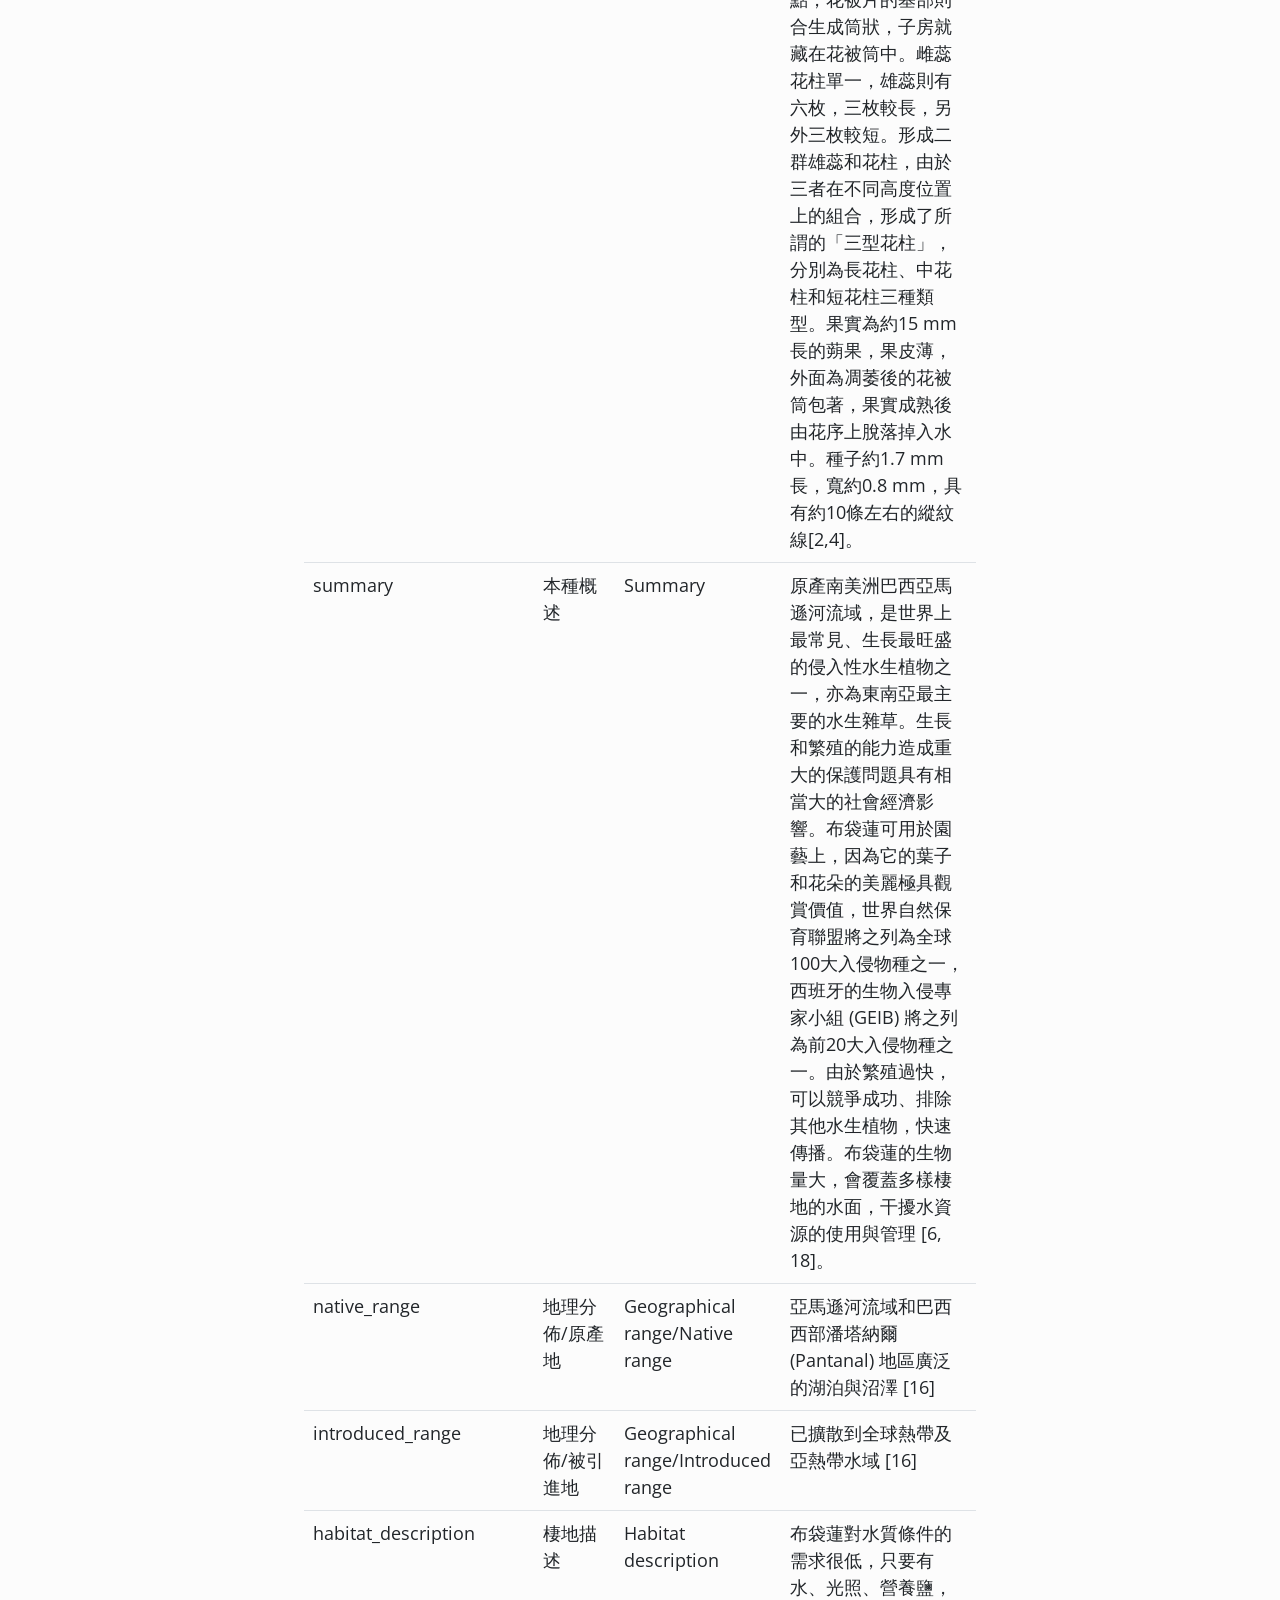
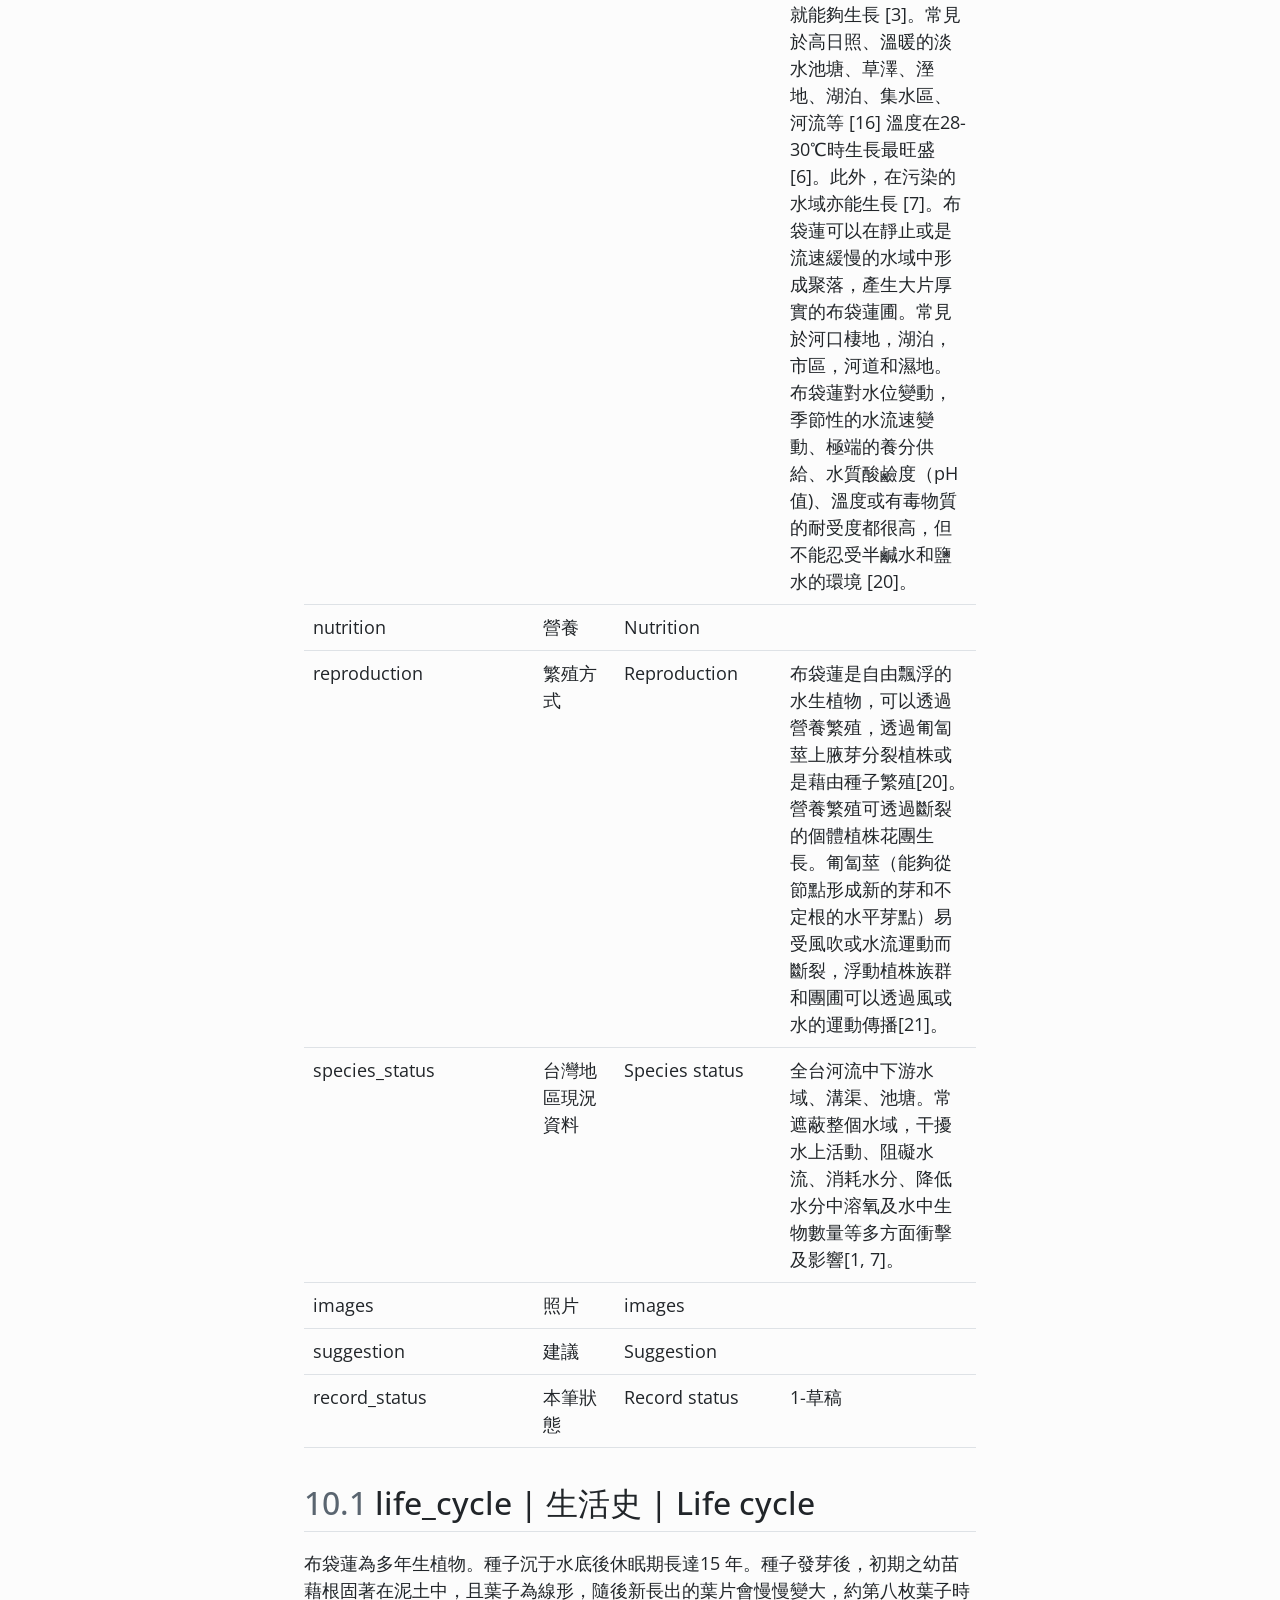
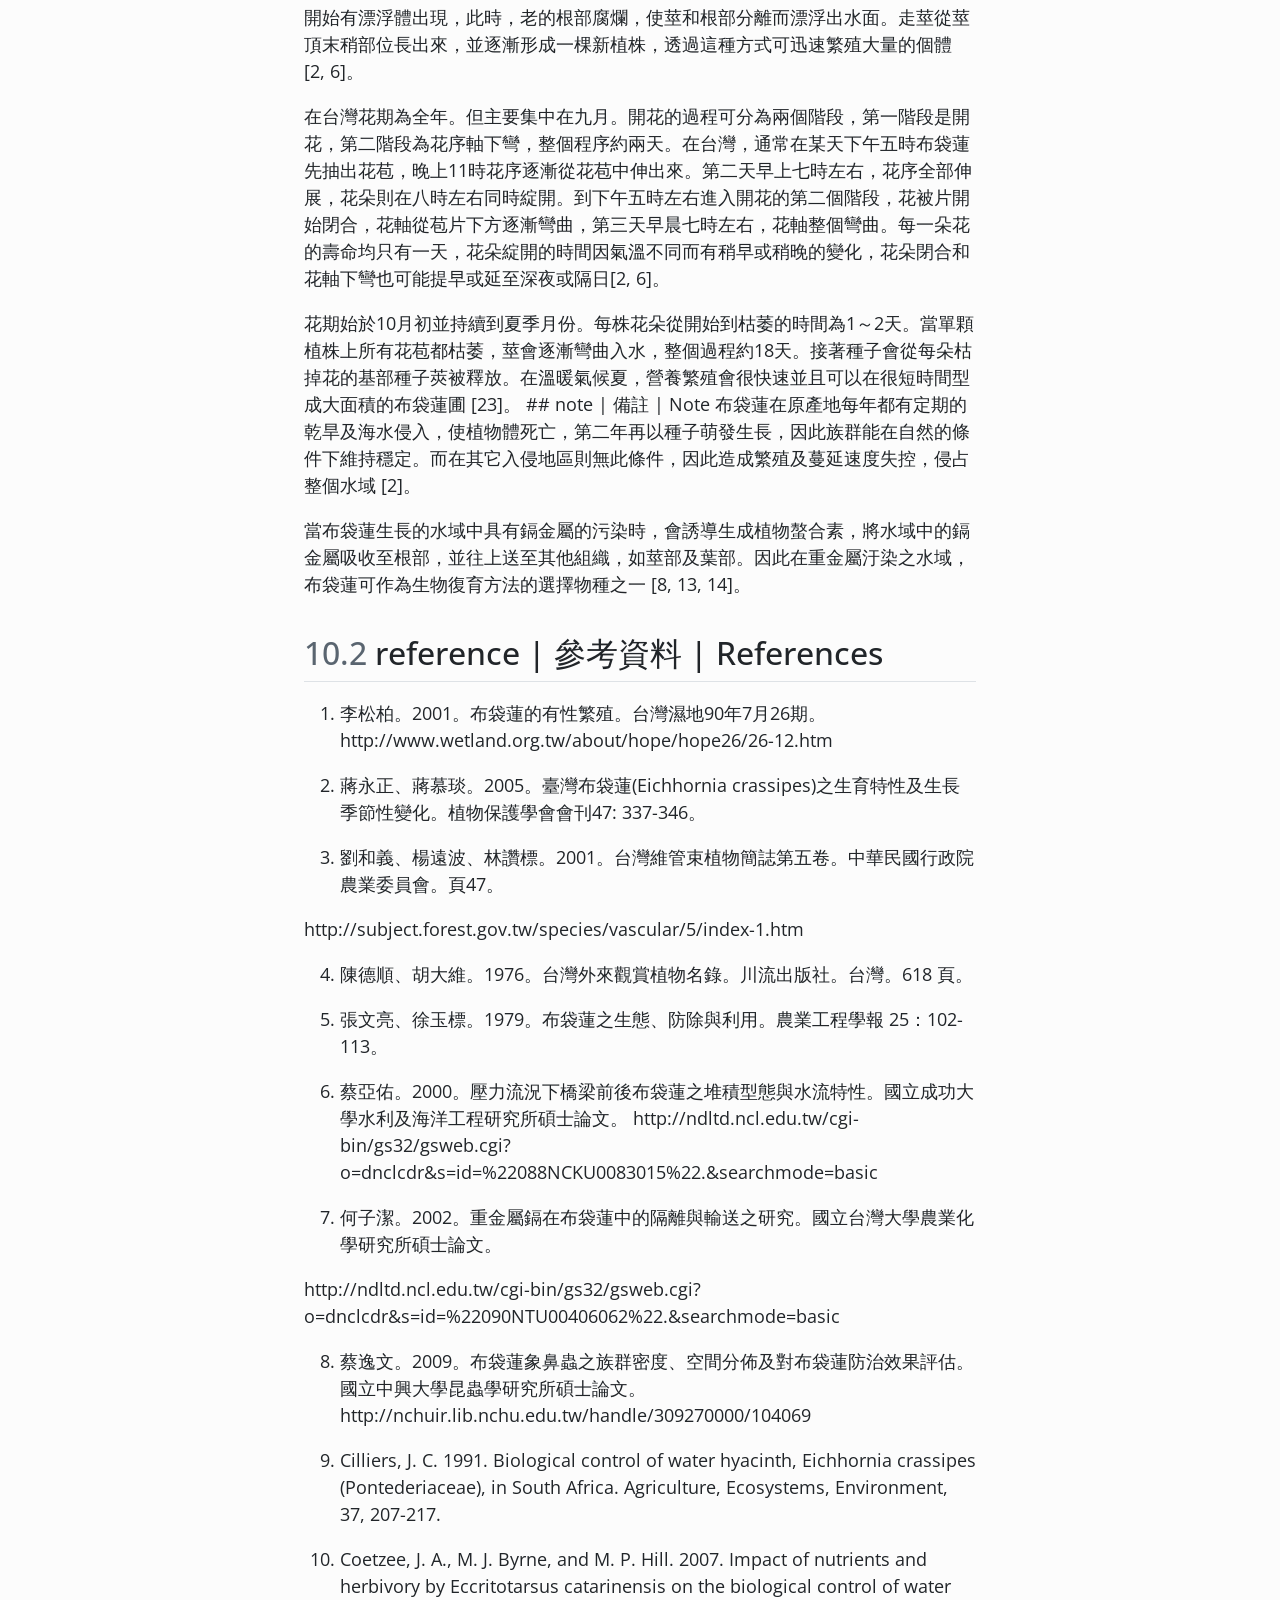
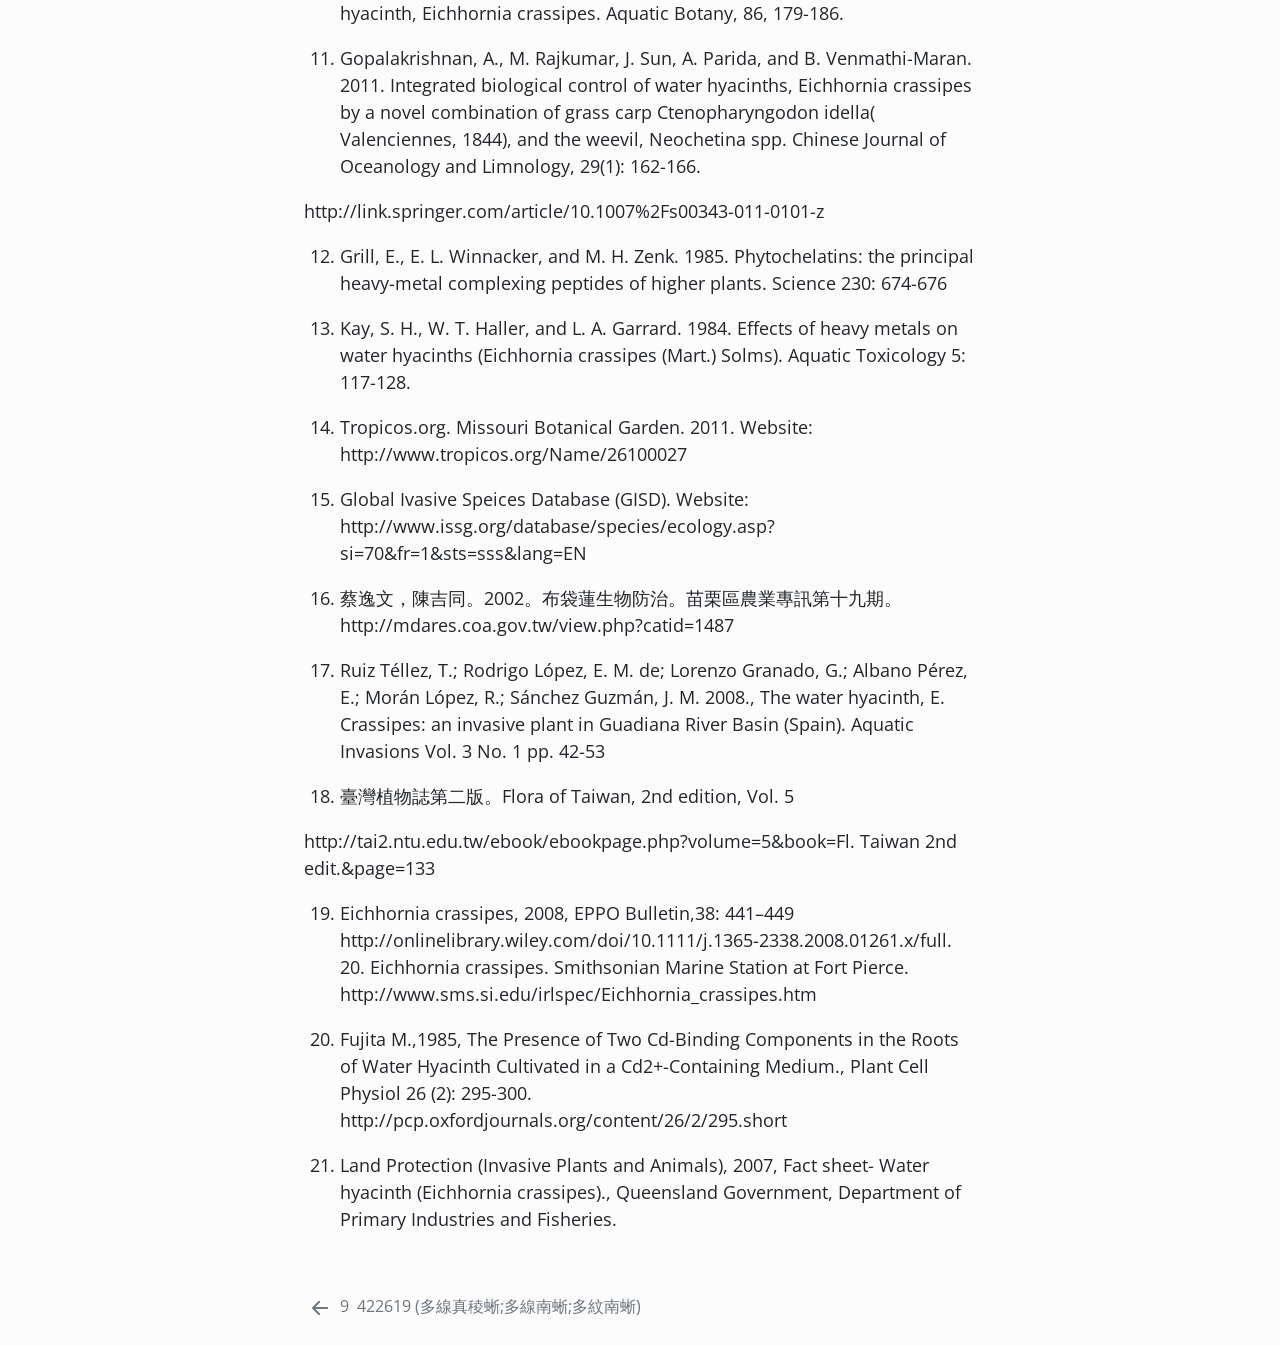
<file: docs/output/rpt_Kew-259467-布袋蓮;浮水蓮花;鳳眼蓮.html>
<!DOCTYPE html>
<html xmlns="http://www.w3.org/1999/xhtml" lang="en" xml:lang="en"><head>

<meta charset="utf-8">
<meta name="generator" content="quarto-1.2.335">

<meta name="viewport" content="width=device-width, initial-scale=1.0, user-scalable=yes">


<title>台灣外來入侵種資料集(Taiwan Invasive Alien Species Dataset) 工具箱 - 10&nbsp; Kew-259467 (布袋蓮;浮水蓮花;鳳眼蓮)</title>
<style>
code{white-space: pre-wrap;}
span.smallcaps{font-variant: small-caps;}
div.columns{display: flex; gap: min(4vw, 1.5em);}
div.column{flex: auto; overflow-x: auto;}
div.hanging-indent{margin-left: 1.5em; text-indent: -1.5em;}
ul.task-list{list-style: none;}
ul.task-list li input[type="checkbox"] {
  width: 0.8em;
  margin: 0 0.8em 0.2em -1.6em;
  vertical-align: middle;
}
</style>


<script src="../site_libs/quarto-nav/quarto-nav.js"></script>
<script src="../site_libs/quarto-nav/headroom.min.js"></script>
<script src="../site_libs/clipboard/clipboard.min.js"></script>
<script src="../site_libs/quarto-search/autocomplete.umd.js"></script>
<script src="../site_libs/quarto-search/fuse.min.js"></script>
<script src="../site_libs/quarto-search/quarto-search.js"></script>
<meta name="quarto:offset" content="../">
<link href="../output/rpt_422619-多線真稜蜥;多線南蜥;多紋南蜥.html" rel="prev">
<script src="../site_libs/quarto-html/quarto.js"></script>
<script src="../site_libs/quarto-html/popper.min.js"></script>
<script src="../site_libs/quarto-html/tippy.umd.min.js"></script>
<script src="../site_libs/quarto-html/anchor.min.js"></script>
<link href="../site_libs/quarto-html/tippy.css" rel="stylesheet">
<link href="../site_libs/quarto-html/quarto-syntax-highlighting.css" rel="stylesheet" id="quarto-text-highlighting-styles">
<script src="../site_libs/bootstrap/bootstrap.min.js"></script>
<link href="../site_libs/bootstrap/bootstrap-icons.css" rel="stylesheet">
<link href="../site_libs/bootstrap/bootstrap.min.css" rel="stylesheet" id="quarto-bootstrap" data-mode="light">
<script id="quarto-search-options" type="application/json">{
  "location": "sidebar",
  "copy-button": false,
  "collapse-after": 3,
  "panel-placement": "start",
  "type": "textbox",
  "limit": 20,
  "language": {
    "search-no-results-text": "No results",
    "search-matching-documents-text": "matching documents",
    "search-copy-link-title": "Copy link to search",
    "search-hide-matches-text": "Hide additional matches",
    "search-more-match-text": "more match in this document",
    "search-more-matches-text": "more matches in this document",
    "search-clear-button-title": "Clear",
    "search-detached-cancel-button-title": "Cancel",
    "search-submit-button-title": "Submit"
  }
}</script>


</head>

<body class="nav-sidebar floating">

<div id="quarto-search-results"></div>
  <header id="quarto-header" class="headroom fixed-top">
  <nav class="quarto-secondary-nav" data-bs-toggle="collapse" data-bs-target="#quarto-sidebar" aria-controls="quarto-sidebar" aria-expanded="false" aria-label="Toggle sidebar navigation" onclick="if (window.quartoToggleHeadroom) { window.quartoToggleHeadroom(); }">
    <div class="container-fluid d-flex justify-content-between">
      <h1 class="quarto-secondary-nav-title"><span class="chapter-number">10</span>&nbsp; <span class="chapter-title">Kew-259467 (布袋蓮;浮水蓮花;鳳眼蓮)</span></h1>
      <button type="button" class="quarto-btn-toggle btn" aria-label="Show secondary navigation">
        <i class="bi bi-chevron-right"></i>
      </button>
    </div>
  </nav>
</header>
<!-- content -->
<div id="quarto-content" class="quarto-container page-columns page-rows-contents page-layout-article">
<!-- sidebar -->
  <nav id="quarto-sidebar" class="sidebar collapse sidebar-navigation floating overflow-auto">
    <div class="pt-lg-2 mt-2 text-left sidebar-header">
    <div class="sidebar-title mb-0 py-0">
      <a href="../">台灣外來入侵種資料集(Taiwan Invasive Alien Species Dataset) 工具箱</a> 
        <div class="sidebar-tools-main tools-wide">
    <a href="https://github.com/LinkItONEDevGroup/tiasdswak" title="Source Code" class="sidebar-tool px-1"><i class="bi bi-github"></i></a>
    <a href="" title="Download" id="sidebar-tool-dropdown-0" class="sidebar-tool dropdown-toggle px-1" data-bs-toggle="dropdown" aria-expanded="false"><i class="bi bi-download"></i></a>
    <ul class="dropdown-menu" aria-labelledby="sidebar-tool-dropdown-0">
        <li>
          <a class="dropdown-item sidebar-tools-main-item" href="../台灣外來入侵種資料集-Taiwan-Invasive-Alien-Species-Dataset--工具箱.pdf">
            <i class="bi bi-bi-file-pdf pe-1"></i>
          Download PDF
          </a>
        </li>
        <li>
          <a class="dropdown-item sidebar-tools-main-item" href="../台灣外來入侵種資料集-Taiwan-Invasive-Alien-Species-Dataset--工具箱.epub">
            <i class="bi bi-bi-journal pe-1"></i>
          Download ePub
          </a>
        </li>
        <li>
          <a class="dropdown-item sidebar-tools-main-item" href="../台灣外來入侵種資料集-Taiwan-Invasive-Alien-Species-Dataset--工具箱.docx">
            <i class="bi bi-bi-file-word pe-1"></i>
          Download Docx
          </a>
        </li>
    </ul>
    <a href="" title="Share" id="sidebar-tool-dropdown-1" class="sidebar-tool dropdown-toggle px-1" data-bs-toggle="dropdown" aria-expanded="false"><i class="bi bi-share"></i></a>
    <ul class="dropdown-menu" aria-labelledby="sidebar-tool-dropdown-1">
        <li>
          <a class="dropdown-item sidebar-tools-main-item" href="https://www.facebook.com/sharer/sharer.php?u=|url|">
            <i class="bi bi-bi-facebook pe-1"></i>
          Facebook
          </a>
        </li>
        <li>
          <a class="dropdown-item sidebar-tools-main-item" href="https://twitter.com/intent/tweet?url=|url|">
            <i class="bi bi-bi-twitter pe-1"></i>
          Twitter
          </a>
        </li>
    </ul>
</div>
    </div>
      </div>
      <div class="mt-2 flex-shrink-0 align-items-center">
        <div class="sidebar-search">
        <div id="quarto-search" class="" title="Search"></div>
        </div>
      </div>
    <div class="sidebar-menu-container"> 
    <ul class="list-unstyled mt-1">
        <li class="sidebar-item">
  <div class="sidebar-item-container"> 
  <a href="../index.html" class="sidebar-item-text sidebar-link">前言</a>
  </div>
</li>
        <li class="sidebar-item sidebar-item-section">
      <div class="sidebar-item-container"> 
            <a href="../guides.html" class="sidebar-item-text sidebar-link">guides.html</a>
          <a class="sidebar-item-toggle text-start" data-bs-toggle="collapse" data-bs-target="#quarto-sidebar-section-1" aria-expanded="true">
            <i class="bi bi-chevron-right ms-2"></i>
          </a> 
      </div>
      <ul id="quarto-sidebar-section-1" class="collapse list-unstyled sidebar-section depth1 show">  
          <li class="sidebar-item">
  <div class="sidebar-item-container"> 
  <a href="../tiasds_toolbox.html" class="sidebar-item-text sidebar-link"><span class="chapter-number">1</span>&nbsp; <span class="chapter-title">工具安裝與說明</span></a>
  </div>
</li>
      </ul>
  </li>
        <li class="sidebar-item sidebar-item-section">
      <div class="sidebar-item-container"> 
            <a href="../invasive_sp_list.html" class="sidebar-item-text sidebar-link">invasive_sp_list.html</a>
          <a class="sidebar-item-toggle text-start" data-bs-toggle="collapse" data-bs-target="#quarto-sidebar-section-2" aria-expanded="true">
            <i class="bi bi-chevron-right ms-2"></i>
          </a> 
      </div>
      <ul id="quarto-sidebar-section-2" class="collapse list-unstyled sidebar-section depth1 show">  
          <li class="sidebar-item">
  <div class="sidebar-item-container"> 
  <a href="../output/rpt_313411-河殼菜蛤.html" class="sidebar-item-text sidebar-link"><span class="chapter-number">2</span>&nbsp; <span class="chapter-title">313411 (河殼菜蛤)</span></a>
  </div>
</li>
          <li class="sidebar-item">
  <div class="sidebar-item-container"> 
  <a href="../output/rpt_315085-福壽螺.html" class="sidebar-item-text sidebar-link"><span class="chapter-number">3</span>&nbsp; <span class="chapter-title">315085 (福壽螺)</span></a>
  </div>
</li>
          <li class="sidebar-item">
  <div class="sidebar-item-container"> 
  <a href="../output/rpt_403968-中國梨木蝨.html" class="sidebar-item-text sidebar-link"><span class="chapter-number">4</span>&nbsp; <span class="chapter-title">403968 (中國梨木蝨)</span></a>
  </div>
</li>
          <li class="sidebar-item">
  <div class="sidebar-item-container"> 
  <a href="../output/rpt_417599-小花蔓澤蘭.html" class="sidebar-item-text sidebar-link"><span class="chapter-number">5</span>&nbsp; <span class="chapter-title">417599 (小花蔓澤蘭)</span></a>
  </div>
</li>
          <li class="sidebar-item">
  <div class="sidebar-item-container"> 
  <a href="../output/rpt_340020-蘇鐵白輪盾介殼蟲.html" class="sidebar-item-text sidebar-link"><span class="chapter-number">6</span>&nbsp; <span class="chapter-title">340020 (蘇鐵白輪盾介殼蟲)</span></a>
  </div>
</li>
          <li class="sidebar-item">
  <div class="sidebar-item-container"> 
  <a href="../output/rpt_416300-緬甸小鼠;波里尼西亞鼠.html" class="sidebar-item-text sidebar-link"><span class="chapter-number">7</span>&nbsp; <span class="chapter-title">416300 (緬甸小鼠;波里尼西亞鼠)</span></a>
  </div>
</li>
          <li class="sidebar-item">
  <div class="sidebar-item-container"> 
  <a href="../output/rpt_401070-紅入侵火家蟻;入侵紅火蟻.html" class="sidebar-item-text sidebar-link"><span class="chapter-number">8</span>&nbsp; <span class="chapter-title">401070 (紅入侵火家蟻;入侵紅火蟻)</span></a>
  </div>
</li>
          <li class="sidebar-item">
  <div class="sidebar-item-container"> 
  <a href="../output/rpt_422619-多線真稜蜥;多線南蜥;多紋南蜥.html" class="sidebar-item-text sidebar-link"><span class="chapter-number">9</span>&nbsp; <span class="chapter-title">422619 (多線真稜蜥;多線南蜥;多紋南蜥)</span></a>
  </div>
</li>
          <li class="sidebar-item">
  <div class="sidebar-item-container"> 
  <a href="../output/rpt_Kew-259467-布袋蓮;浮水蓮花;鳳眼蓮.html" class="sidebar-item-text sidebar-link active"><span class="chapter-number">10</span>&nbsp; <span class="chapter-title">Kew-259467 (布袋蓮;浮水蓮花;鳳眼蓮)</span></a>
  </div>
</li>
      </ul>
  </li>
    </ul>
    </div>
</nav>
<!-- margin-sidebar -->
    <div id="quarto-margin-sidebar" class="sidebar margin-sidebar">
        <nav id="TOC" role="doc-toc" class="toc-active">
    <h2 id="toc-title">Table of contents</h2>
   
  <ul>
  <li><a href="#life_cycle-生活史-life-cycle" id="toc-life_cycle-生活史-life-cycle" class="nav-link active" data-scroll-target="#life_cycle-生活史-life-cycle"><span class="toc-section-number">10.1</span>  life_cycle | 生活史 | Life cycle</a></li>
  <li><a href="#reference-參考資料-references" id="toc-reference-參考資料-references" class="nav-link" data-scroll-target="#reference-參考資料-references"><span class="toc-section-number">10.2</span>  reference | 參考資料 | References</a></li>
  </ul>
<div class="toc-actions"><div><i class="bi bi-github"></i></div><div class="action-links"><p><a href="https://github.com/LinkItONEDevGroup/tiasdswak/edit/main/output/rpt_Kew-259467-布袋蓮;浮水蓮花;鳳眼蓮.md" class="toc-action">Edit this page</a></p><p><a href="https://github.com/LinkItONEDevGroup/tiasdswak/issues/new" class="toc-action">Report an issue</a></p><p><a href="https://github.com/LinkItONEDevGroup/tiasdswak/blob/main/output/rpt_Kew-259467-布袋蓮;浮水蓮花;鳳眼蓮.md" class="toc-action">View source</a></p></div></div></nav>
    </div>
<!-- main -->
<main class="content" id="quarto-document-content">

<header id="title-block-header" class="quarto-title-block default">
<div class="quarto-title">
<h1 class="title d-none d-lg-block"><span class="chapter-number">10</span>&nbsp; <span class="chapter-title">Kew-259467 (布袋蓮;浮水蓮花;鳳眼蓮)</span></h1>
</div>



<div class="quarto-title-meta">

    
  
    
  </div>
  

</header>

<p>report generated on 2023/02/20 09:15:34 by TiasdSWAK 0.2</p>
<table class="table">
<colgroup>
<col style="width: 25%">
<col style="width: 25%">
<col style="width: 25%">
<col style="width: 25%">
</colgroup>
<thead>
<tr class="header">
<th>欄位名稱</th>
<th>欄位中文</th>
<th>欄位英文</th>
<th>欄位值</th>
</tr>
</thead>
<tbody>
<tr class="odd">
<td>name_code</td>
<td>台灣物種名錄代號</td>
<td>TaiBNET Code</td>
<td>Kew-259467</td>
</tr>
<tr class="even">
<td>kingdom</td>
<td></td>
<td></td>
<td>Plantae</td>
</tr>
<tr class="odd">
<td>kingdom_c</td>
<td></td>
<td></td>
<td>植物界</td>
</tr>
<tr class="even">
<td>phylum</td>
<td></td>
<td></td>
<td>Tracheophyta</td>
</tr>
<tr class="odd">
<td>phylum_c</td>
<td></td>
<td></td>
<td>維管束植物門</td>
</tr>
<tr class="even">
<td>class</td>
<td></td>
<td></td>
<td>Magnoliopsida</td>
</tr>
<tr class="odd">
<td>class_c</td>
<td></td>
<td></td>
<td>木蘭綱</td>
</tr>
<tr class="even">
<td>order</td>
<td></td>
<td></td>
<td>Commelinales</td>
</tr>
<tr class="odd">
<td>order_c</td>
<td></td>
<td></td>
<td>鴨跖草目</td>
</tr>
<tr class="even">
<td>family</td>
<td></td>
<td></td>
<td>Pontederiaceae</td>
</tr>
<tr class="odd">
<td>family_c</td>
<td></td>
<td></td>
<td>雨久花科</td>
</tr>
<tr class="even">
<td>genus</td>
<td></td>
<td></td>
<td>Pontederia</td>
</tr>
<tr class="odd">
<td>genus_c</td>
<td></td>
<td></td>
<td></td>
</tr>
<tr class="even">
<td>nameL</td>
<td></td>
<td></td>
<td>Pontederia crassipes</td>
</tr>
<tr class="odd">
<td>species</td>
<td></td>
<td></td>
<td>crassipes</td>
</tr>
<tr class="even">
<td>infraspecies_marker</td>
<td></td>
<td></td>
<td></td>
</tr>
<tr class="odd">
<td>infraspecies</td>
<td></td>
<td></td>
<td></td>
</tr>
<tr class="even">
<td>infraspecies2_marker</td>
<td></td>
<td></td>
<td></td>
</tr>
<tr class="odd">
<td>infraspecies2</td>
<td></td>
<td></td>
<td></td>
</tr>
<tr class="even">
<td>author</td>
<td></td>
<td></td>
<td>Mart.</td>
</tr>
<tr class="odd">
<td>author2</td>
<td></td>
<td></td>
<td></td>
</tr>
<tr class="even">
<td>common_name_cL</td>
<td></td>
<td></td>
<td>布袋蓮;浮水蓮花;鳳眼蓮</td>
</tr>
<tr class="odd">
<td>is_alien</td>
<td></td>
<td></td>
<td>1.0</td>
</tr>
<tr class="even">
<td>is_invasive</td>
<td></td>
<td></td>
<td>1.0</td>
</tr>
<tr class="odd">
<td>is_cultivated</td>
<td></td>
<td></td>
<td>0.0</td>
</tr>
<tr class="even">
<td>is_endemic</td>
<td></td>
<td></td>
<td></td>
</tr>
<tr class="odd">
<td>cites_code</td>
<td></td>
<td></td>
<td></td>
</tr>
<tr class="even">
<td>iucn_code</td>
<td></td>
<td></td>
<td></td>
</tr>
<tr class="odd">
<td>coa_code</td>
<td></td>
<td></td>
<td></td>
</tr>
<tr class="even">
<td>時間戳記</td>
<td></td>
<td></td>
<td>2022/12/16 上午 10:41:08</td>
</tr>
<tr class="odd">
<td>電子郵件地址</td>
<td></td>
<td></td>
<td>jt00chao@gmail.com</td>
</tr>
<tr class="even">
<td>nameR</td>
<td></td>
<td></td>
<td></td>
</tr>
<tr class="odd">
<td>common_name_cR</td>
<td></td>
<td></td>
<td>布袋蓮</td>
</tr>
<tr class="even">
<td>life_type</td>
<td>類別</td>
<td>Life form types</td>
<td>2-植物</td>
</tr>
<tr class="odd">
<td>life_type_animal</td>
<td>動物</td>
<td>Animal</td>
<td></td>
</tr>
<tr class="even">
<td>life_type_plant</td>
<td>植物</td>
<td>Plant</td>
<td>1-水生植物類</td>
</tr>
<tr class="odd">
<td>microorganism</td>
<td>微生物</td>
<td>Microorganism</td>
<td></td>
</tr>
<tr class="even">
<td>habitat_types</td>
<td>棲地類型</td>
<td>Habitat types</td>
<td>2-農業區, 15-河道, 18-濕地</td>
</tr>
<tr class="odd">
<td>introduction_type</td>
<td>引進之方式</td>
<td>Introduction type</td>
<td>1-有意的引進</td>
</tr>
<tr class="even">
<td>introduction_cause</td>
<td>引進的原因</td>
<td>Cause of introduction types</td>
<td>24-供景觀之用</td>
</tr>
<tr class="odd">
<td>introduction_vector</td>
<td>引進的媒介</td>
<td>Vector of introduction types</td>
<td>9-人為引進</td>
</tr>
<tr class="even">
<td>introduction_date</td>
<td>引進時間</td>
<td>Year of introduciton</td>
<td>1898及1901年引入[5]</td>
</tr>
<tr class="odd">
<td>introduction_people</td>
<td>引進人</td>
<td>Introducer</td>
<td>不詳 [5]</td>
</tr>
<tr class="even">
<td>found_date</td>
<td>發現時間</td>
<td>First reported</td>
<td></td>
</tr>
<tr class="odd">
<td>introduction_desc</td>
<td>引進管道的說明</td>
<td>Description of pathways</td>
<td></td>
</tr>
<tr class="even">
<td>invasiveness</td>
<td>入侵性</td>
<td>Invasiveness</td>
<td>1-具入侵性</td>
</tr>
<tr class="odd">
<td>mechanism</td>
<td>入侵機制</td>
<td>Mechanism</td>
<td>1-競爭, 10-物理擾動, 12-改變水文, 13-改變底棲自然群集</td>
</tr>
<tr class="even">
<td>outcome</td>
<td>入侵的後果</td>
<td></td>
<td></td>
</tr>
<tr class="odd">
<td>Outcome of invasion</td>
<td>1-農業, 2-經濟, 3-環境</td>
<td></td>
<td></td>
</tr>
<tr class="even">
<td>description_of_outcomes</td>
<td>入侵後果說明</td>
<td></td>
<td></td>
</tr>
<tr class="odd">
<td>Description of outcomes</td>
<td>布袋蓮在台灣造成的危害，在於區域排水及灌排水路，水道內大量繁殖的布袋蓮會造成上游淤積、阻塞灌排水路、影響閘門啟開及易釀水患，因而增加水路疏浚費用。歷年來多以機械或人工撈除及噴灑除草劑，耗費大量之人力，在無道路地區及廣大水域，則因無法以機械撈除、使撈除成本大增；又廢棄物處理成本亦甚昂貴，噴除草劑則直接危害工作人員、野生動物及徒增殘毒問題等。自1989年至2000年止，農委會補助各縣市政府之布袋蓮清理費高達6.81億元 [17]</td>
<td></td>
<td></td>
</tr>
<tr class="even">
<td>dispersal_mechanisms</td>
<td>播遷機制</td>
<td>Dispersal mechanisms</td>
<td>布袋蓮的快速生長及蔓延，與植株頂芽及側芽分生組織分化產生葉片與走莖 (stolons) 密切相關。透過快速走莖繁殖的擴散方式，常可在兩、三個月間，將一條溝渠或一個水域完全覆蓋、不留任何空隙 [2,3]。布袋蓮一旦進入淡水生態系，便可以藉由人類活動 (例如在游泳區的維修過程) 黏附在漁具或船舶 (船體，船錨練，引擎，船身或其他部份) 上，甚至可透過排水系統擴散。此外，因為現在的機械式水道維護都是使用切除植株的方式，這種作法也造常植株片段的散播[20]。布袋蓮迷人的紫色花朵，深受觀賞性池塘和花園愛好者的喜愛。最具傳播擴散機制可歸咎於人類刻意在池塘或水壩種植布袋蓮作為觀賞植物，另一種新興的傳播方式就是透過網路銷售的水族館業主和從事水族作物園丁將之散播野外 [20]。</td>
</tr>
<tr class="odd">
<td>eradication_methods</td>
<td>撲滅方法</td>
<td>Eradication methods</td>
<td>4-生物防治, 6-物理撲滅</td>
</tr>
<tr class="even">
<td>control_methods</td>
<td>防治方法</td>
<td>Control methods</td>
<td>使用化學藥劑或機械移除布袋蓮，會對水質環境會造成非常大的影響，因此控制布袋蓮最好的方法為生物防治法，前人研究發現布袋蓮象鼻蟲 (Neochetina eichhorniae Warner) 是對付布袋蓮最有效且可長期使用的生物防治法 [10]。當象鼻蟲成蟲取食食痕、幼蟲造成的隧道及蟲孔密度增加時，每株布袋蓮的無性繁殖之分生植株及側芽密度顯著較低 [9]。將草魚 (Ctenopharyngodon idella) 及布袋蓮象鼻蟲 (Neochetina spp.) 共同作用於布袋蓮時，比起單獨使用一個物種進行生物防治來的更有效率，可以有效抑制布袋蓮的族群數量、單株的葉片數量及生長狀況 [12]。不過，當水中的營養鹽濃度高時，布袋蓮莖、葉的生長及走莖的無性繁殖速度大幅提升，但花朵的產量會減少；而盲蝽 Eccritotarsus catarinensis 的取食行為雖能顯著降低布袋蓮的走莖繁殖速率、成熟莖葉長度及葉綠素含量，但影響效果不如水域的營養鹽濃度。因此，欲有效控制布袋蓮首先要降低水域中的營養鹽濃度 [11]。</td>
</tr>
<tr class="odd">
<td>data_provider</td>
<td>資料提供者</td>
<td>Data provider</td>
<td>徐玲明</td>
</tr>
<tr class="even">
<td>description</td>
<td>物種描述</td>
<td>Species description</td>
<td>多年生草本，長於泥或漂浮水面，根為鬚根，全都是不定根，長度可到達90公分或更長，末端具有明顯的根冠，莖由一個主軸構成，節間很短，所有的根、葉、花序、走莖都由莖上長出。走莖由莖頂末稍部位長出來，在其另一端可以再長出一株布袋蓮的新植株。葉片革質，闊卵形或長斜方形或橢圓形；葉柄長10-50 cm，常膨大成球囊狀，切開可以發現內部有非常發達的氣室。花具柄，約15朵，螺旋排列於總花梗，每朵花的先端裂成六枚花被片，其中上方的一枚最大，中間具有黃色斑點，花被片的基部則合生成筒狀，子房就藏在花被筒中。雌蕊花柱單一，雄蕊則有六枚，三枚較長，另外三枚較短。形成二群雄蕊和花柱，由於三者在不同高度位置上的組合，形成了所謂的「三型花柱」，分別為長花柱、中花柱和短花柱三種類型。果實為約15 mm長的蒴果，果皮薄，外面為凋萎後的花被筒包著，果實成熟後由花序上脫落掉入水中。種子約1.7 mm長，寬約0.8 mm，具有約10條左右的縱紋線[2,4]。</td>
</tr>
<tr class="odd">
<td>summary</td>
<td>本種概述</td>
<td>Summary</td>
<td>原產南美洲巴西亞馬遜河流域，是世界上最常見、生長最旺盛的侵入性水生植物之一，亦為東南亞最主要的水生雜草。生長和繁殖的能力造成重大的保護問題具有相當大的社會經濟影響。布袋蓮可用於園藝上，因為它的葉子和花朵的美麗極具觀賞價值，世界自然保育聯盟將之列為全球100大入侵物種之一，西班牙的生物入侵專家小組 (GEIB) 將之列為前20大入侵物種之一。由於繁殖過快，可以競爭成功、排除其他水生植物，快速傳播。布袋蓮的生物量大，會覆蓋多樣棲地的水面，干擾水資源的使用與管理 [6, 18]。</td>
</tr>
<tr class="even">
<td>native_range</td>
<td>地理分佈/原產地</td>
<td>Geographical range/Native range</td>
<td>亞馬遜河流域和巴西西部潘塔納爾 (Pantanal) 地區廣泛的湖泊與沼澤 [16]</td>
</tr>
<tr class="odd">
<td>introduced_range</td>
<td>地理分佈/被引進地</td>
<td>Geographical range/Introduced range</td>
<td>已擴散到全球熱帶及亞熱帶水域 [16]</td>
</tr>
<tr class="even">
<td>habitat_description</td>
<td>棲地描述</td>
<td>Habitat description</td>
<td>布袋蓮對水質條件的需求很低，只要有水、光照、營養鹽，就能夠生長 [3]。常見於高日照、溫暖的淡水池塘、草澤、溼地、湖泊、集水區、河流等 [16] 溫度在28-30℃時生長最旺盛 [6]。此外，在污染的水域亦能生長 [7]。布袋蓮可以在靜止或是流速緩慢的水域中形成聚落，產生大片厚實的布袋蓮圃。常見於河口棲地，湖泊，市區，河道和濕地。布袋蓮對水位變動，季節性的水流速變動、極端的養分供給、水質酸鹼度（pH值)、溫度或有毒物質的耐受度都很高，但不能忍受半鹹水和鹽水的環境 [20]。</td>
</tr>
<tr class="odd">
<td>nutrition</td>
<td>營養</td>
<td>Nutrition</td>
<td></td>
</tr>
<tr class="even">
<td>reproduction</td>
<td>繁殖方式</td>
<td>Reproduction</td>
<td>布袋蓮是自由飄浮的水生植物，可以透過營養繁殖，透過匍匐莖上腋芽分裂植株或是藉由種子繁殖[20]。營養繁殖可透過斷裂的個體植株花團生長。匍匐莖（能夠從節點形成新的芽和不定根的水平芽點）易受風吹或水流運動而斷裂，浮動植株族群和團圃可以透過風或水的運動傳播[21]。</td>
</tr>
<tr class="odd">
<td>species_status</td>
<td>台灣地區現況資料</td>
<td>Species status</td>
<td>全台河流中下游水域、溝渠、池塘。常遮蔽整個水域，干擾水上活動、阻礙水流、消耗水分、降低水分中溶氧及水中生物數量等多方面衝擊及影響[1, 7]。</td>
</tr>
<tr class="even">
<td>images</td>
<td>照片</td>
<td>images</td>
<td></td>
</tr>
<tr class="odd">
<td>suggestion</td>
<td>建議</td>
<td>Suggestion</td>
<td></td>
</tr>
<tr class="even">
<td>record_status</td>
<td>本筆狀態</td>
<td>Record status</td>
<td>1-草稿</td>
</tr>
</tbody>
</table>
<section id="life_cycle-生活史-life-cycle" class="level2" data-number="10.1">
<h2 data-number="10.1" class="anchored" data-anchor-id="life_cycle-生活史-life-cycle"><span class="header-section-number">10.1</span> life_cycle | 生活史 | Life cycle</h2>
<p>布袋蓮為多年生植物。種子沉于水底後休眠期長達15 年。種子發芽後，初期之幼苗藉根固著在泥土中，且葉子為線形，隨後新長出的葉片會慢慢變大，約第八枚葉子時開始有漂浮體出現，此時，老的根部腐爛，使莖和根部分離而漂浮出水面。走莖從莖頂末稍部位長出來，並逐漸形成一棵新植株，透過這種方式可迅速繁殖大量的個體 [2, 6]。</p>
<p>在台灣花期為全年。但主要集中在九月。開花的過程可分為兩個階段，第一階段是開花，第二階段為花序軸下彎，整個程序約兩天。在台灣，通常在某天下午五時布袋蓮先抽出花苞，晚上11時花序逐漸從花苞中伸出來。第二天早上七時左右，花序全部伸展，花朵則在八時左右同時綻開。到下午五時左右進入開花的第二個階段，花被片開始閉合，花軸從苞片下方逐漸彎曲，第三天早晨七時左右，花軸整個彎曲。每一朵花的壽命均只有一天，花朵綻開的時間因氣溫不同而有稍早或稍晚的變化，花朵閉合和花軸下彎也可能提早或延至深夜或隔日[2, 6]。</p>
<p>花期始於10月初並持續到夏季月份。每株花朵從開始到枯萎的時間為1～2天。當單顆植株上所有花苞都枯萎，莖會逐漸彎曲入水，整個過程約18天。接著種子會從每朵枯掉花的基部種子莢被釋放。在溫暖氣候夏，營養繁殖會很快速並且可以在很短時間型成大面積的布袋蓮圃 [23]。 ## note | 備註 | Note 布袋蓮在原產地每年都有定期的乾旱及海水侵入，使植物體死亡，第二年再以種子萌發生長，因此族群能在自然的條件下維持穩定。而在其它入侵地區則無此條件，因此造成繁殖及蔓延速度失控，侵占整個水域 [2]。</p>
<p>當布袋蓮生長的水域中具有鎘金屬的污染時，會誘導生成植物螯合素，將水域中的鎘金屬吸收至根部，並往上送至其他組織，如莖部及葉部。因此在重金屬汙染之水域，布袋蓮可作為生物復育方法的選擇物種之一 [8, 13, 14]。</p>
</section>
<section id="reference-參考資料-references" class="level2" data-number="10.2">
<h2 data-number="10.2" class="anchored" data-anchor-id="reference-參考資料-references"><span class="header-section-number">10.2</span> reference | 參考資料 | References</h2>
<ol type="1">
<li><p>李松柏。2001。布袋蓮的有性繁殖。台灣濕地90年7月26期。http://www.wetland.org.tw/about/hope/hope26/26-12.htm</p></li>
<li><p>蔣永正、蔣慕琰。2005。臺灣布袋蓮(Eichhornia crassipes)之生育特性及生長季節性變化。植物保護學會會刊47: 337-346。</p></li>
<li><p>劉和義、楊遠波、林讚標。2001。台灣維管束植物簡誌第五卷。中華民國行政院農業委員會。頁47。</p></li>
</ol>
<p>http://subject.forest.gov.tw/species/vascular/5/index-1.htm</p>
<ol start="4" type="1">
<li><p>陳德順、胡大維。1976。台灣外來觀賞植物名錄。川流出版社。台灣。618 頁。</p></li>
<li><p>張文亮、徐玉標。1979。布袋蓮之生態、防除與利用。農業工程學報 25：102-113。</p></li>
<li><p>蔡亞佑。2000。壓力流況下橋梁前後布袋蓮之堆積型態與水流特性。國立成功大學水利及海洋工程研究所碩士論文。 http://ndltd.ncl.edu.tw/cgi-bin/gs32/gsweb.cgi?o=dnclcdr&amp;s=id=%22088NCKU0083015%22.&amp;searchmode=basic</p></li>
<li><p>何子潔。2002。重金屬鎘在布袋蓮中的隔離與輸送之研究。國立台灣大學農業化學研究所碩士論文。</p></li>
</ol>
<p>http://ndltd.ncl.edu.tw/cgi-bin/gs32/gsweb.cgi?o=dnclcdr&amp;s=id=%22090NTU00406062%22.&amp;searchmode=basic</p>
<ol start="8" type="1">
<li><p>蔡逸文。2009。布袋蓮象鼻蟲之族群密度、空間分佈及對布袋蓮防治效果評估。國立中興大學昆蟲學研究所碩士論文。http://nchuir.lib.nchu.edu.tw/handle/309270000/104069</p></li>
<li><p>Cilliers, J. C. 1991. Biological control of water hyacinth, Eichhornia crassipes (Pontederiaceae), in South Africa. Agriculture, Ecosystems, Environment, 37, 207-217.</p></li>
<li><p>Coetzee, J. A., M. J. Byrne, and M. P. Hill. 2007. Impact of nutrients and herbivory by Eccritotarsus catarinensis on the biological control of water hyacinth, Eichhornia crassipes. Aquatic Botany, 86, 179-186.</p></li>
<li><p>Gopalakrishnan, A., M. Rajkumar, J. Sun, A. Parida, and B. Venmathi-Maran. 2011. Integrated biological control of water hyacinths, Eichhornia crassipes by a novel combination of grass carp Ctenopharyngodon idella( Valenciennes, 1844), and the weevil, Neochetina spp. Chinese Journal of Oceanology and Limnology, 29(1): 162-166.</p></li>
</ol>
<p>http://link.springer.com/article/10.1007%2Fs00343-011-0101-z</p>
<ol start="12" type="1">
<li><p>Grill, E., E. L. Winnacker, and M. H. Zenk. 1985. Phytochelatins: the principal heavy-metal complexing peptides of higher plants. Science 230: 674-676</p></li>
<li><p>Kay, S. H., W. T. Haller, and L. A. Garrard. 1984. Effects of heavy metals on water hyacinths (Eichhornia crassipes (Mart.) Solms). Aquatic Toxicology 5: 117-128.</p></li>
<li><p>Tropicos.org. Missouri Botanical Garden. 2011. Website: http://www.tropicos.org/Name/26100027</p></li>
<li><p>Global Ivasive Speices Database (GISD). Website: http://www.issg.org/database/species/ecology.asp?si=70&amp;fr=1&amp;sts=sss&amp;lang=EN</p></li>
<li><p>蔡逸文，陳吉同。2002。布袋蓮生物防治。苗栗區農業專訊第十九期。http://mdares.coa.gov.tw/view.php?catid=1487</p></li>
<li><p>Ruiz Téllez, T.; Rodrigo López, E. M. de; Lorenzo Granado, G.; Albano Pérez, E.; Morán López, R.; Sánchez Guzmán, J. M. 2008., The water hyacinth, E. Crassipes: an invasive plant in Guadiana River Basin (Spain). Aquatic Invasions Vol. 3 No.&nbsp;1 pp.&nbsp;42-53</p></li>
<li><p>臺灣植物誌第二版。Flora of Taiwan, 2nd edition, Vol. 5</p></li>
</ol>
<p>http://tai2.ntu.edu.tw/ebook/ebookpage.php?volume=5&amp;book=Fl. Taiwan 2nd edit.&amp;page=133</p>
<ol start="19" type="1">
<li><p>Eichhornia crassipes, 2008, EPPO Bulletin,38: 441–449 http://onlinelibrary.wiley.com/doi/10.1111/j.1365-2338.2008.01261.x/full. 20. Eichhornia crassipes. Smithsonian Marine Station at Fort Pierce. http://www.sms.si.edu/irlspec/Eichhornia_crassipes.htm</p></li>
<li><p>Fujita M.,1985, The Presence of Two Cd-Binding Components in the Roots of Water Hyacinth Cultivated in a Cd2+-Containing Medium., Plant Cell Physiol 26 (2): 295-300. http://pcp.oxfordjournals.org/content/26/2/295.short</p></li>
<li><p>Land Protection (Invasive Plants and Animals), 2007, Fact sheet- Water hyacinth (Eichhornia crassipes)., Queensland Government, Department of Primary Industries and Fisheries.</p></li>
</ol>


</section>

</main> <!-- /main -->
<script id="quarto-html-after-body" type="application/javascript">
window.document.addEventListener("DOMContentLoaded", function (event) {
  const toggleBodyColorMode = (bsSheetEl) => {
    const mode = bsSheetEl.getAttribute("data-mode");
    const bodyEl = window.document.querySelector("body");
    if (mode === "dark") {
      bodyEl.classList.add("quarto-dark");
      bodyEl.classList.remove("quarto-light");
    } else {
      bodyEl.classList.add("quarto-light");
      bodyEl.classList.remove("quarto-dark");
    }
  }
  const toggleBodyColorPrimary = () => {
    const bsSheetEl = window.document.querySelector("link#quarto-bootstrap");
    if (bsSheetEl) {
      toggleBodyColorMode(bsSheetEl);
    }
  }
  toggleBodyColorPrimary();  
  const icon = "";
  const anchorJS = new window.AnchorJS();
  anchorJS.options = {
    placement: 'right',
    icon: icon
  };
  anchorJS.add('.anchored');
  const clipboard = new window.ClipboardJS('.code-copy-button', {
    target: function(trigger) {
      return trigger.previousElementSibling;
    }
  });
  clipboard.on('success', function(e) {
    // button target
    const button = e.trigger;
    // don't keep focus
    button.blur();
    // flash "checked"
    button.classList.add('code-copy-button-checked');
    var currentTitle = button.getAttribute("title");
    button.setAttribute("title", "Copied!");
    let tooltip;
    if (window.bootstrap) {
      button.setAttribute("data-bs-toggle", "tooltip");
      button.setAttribute("data-bs-placement", "left");
      button.setAttribute("data-bs-title", "Copied!");
      tooltip = new bootstrap.Tooltip(button, 
        { trigger: "manual", 
          customClass: "code-copy-button-tooltip",
          offset: [0, -8]});
      tooltip.show();    
    }
    setTimeout(function() {
      if (tooltip) {
        tooltip.hide();
        button.removeAttribute("data-bs-title");
        button.removeAttribute("data-bs-toggle");
        button.removeAttribute("data-bs-placement");
      }
      button.setAttribute("title", currentTitle);
      button.classList.remove('code-copy-button-checked');
    }, 1000);
    // clear code selection
    e.clearSelection();
  });
  function tippyHover(el, contentFn) {
    const config = {
      allowHTML: true,
      content: contentFn,
      maxWidth: 500,
      delay: 100,
      arrow: false,
      appendTo: function(el) {
          return el.parentElement;
      },
      interactive: true,
      interactiveBorder: 10,
      theme: 'quarto',
      placement: 'bottom-start'
    };
    window.tippy(el, config); 
  }
  const noterefs = window.document.querySelectorAll('a[role="doc-noteref"]');
  for (var i=0; i<noterefs.length; i++) {
    const ref = noterefs[i];
    tippyHover(ref, function() {
      // use id or data attribute instead here
      let href = ref.getAttribute('data-footnote-href') || ref.getAttribute('href');
      try { href = new URL(href).hash; } catch {}
      const id = href.replace(/^#\/?/, "");
      const note = window.document.getElementById(id);
      return note.innerHTML;
    });
  }
  const findCites = (el) => {
    const parentEl = el.parentElement;
    if (parentEl) {
      const cites = parentEl.dataset.cites;
      if (cites) {
        return {
          el,
          cites: cites.split(' ')
        };
      } else {
        return findCites(el.parentElement)
      }
    } else {
      return undefined;
    }
  };
  var bibliorefs = window.document.querySelectorAll('a[role="doc-biblioref"]');
  for (var i=0; i<bibliorefs.length; i++) {
    const ref = bibliorefs[i];
    const citeInfo = findCites(ref);
    if (citeInfo) {
      tippyHover(citeInfo.el, function() {
        var popup = window.document.createElement('div');
        citeInfo.cites.forEach(function(cite) {
          var citeDiv = window.document.createElement('div');
          citeDiv.classList.add('hanging-indent');
          citeDiv.classList.add('csl-entry');
          var biblioDiv = window.document.getElementById('ref-' + cite);
          if (biblioDiv) {
            citeDiv.innerHTML = biblioDiv.innerHTML;
          }
          popup.appendChild(citeDiv);
        });
        return popup.innerHTML;
      });
    }
  }
});
</script>
<nav class="page-navigation">
  <div class="nav-page nav-page-previous">
      <a href="../output/rpt_422619-多線真稜蜥;多線南蜥;多紋南蜥.html" class="pagination-link">
        <i class="bi bi-arrow-left-short"></i> <span class="nav-page-text"><span class="chapter-number">9</span>&nbsp; <span class="chapter-title">422619 (多線真稜蜥;多線南蜥;多紋南蜥)</span></span>
      </a>          
  </div>
  <div class="nav-page nav-page-next">
  </div>
</nav>
</div> <!-- /content -->



</body></html>
</file>
<file: docs/site_libs/quarto-html/tippy.css>
.tippy-box[data-animation=fade][data-state=hidden]{opacity:0}[data-tippy-root]{max-width:calc(100vw - 10px)}.tippy-box{position:relative;background-color:#333;color:#fff;border-radius:4px;font-size:14px;line-height:1.4;white-space:normal;outline:0;transition-property:transform,visibility,opacity}.tippy-box[data-placement^=top]>.tippy-arrow{bottom:0}.tippy-box[data-placement^=top]>.tippy-arrow:before{bottom:-7px;left:0;border-width:8px 8px 0;border-top-color:initial;transform-origin:center top}.tippy-box[data-placement^=bottom]>.tippy-arrow{top:0}.tippy-box[data-placement^=bottom]>.tippy-arrow:before{top:-7px;left:0;border-width:0 8px 8px;border-bottom-color:initial;transform-origin:center bottom}.tippy-box[data-placement^=left]>.tippy-arrow{right:0}.tippy-box[data-placement^=left]>.tippy-arrow:before{border-width:8px 0 8px 8px;border-left-color:initial;right:-7px;transform-origin:center left}.tippy-box[data-placement^=right]>.tippy-arrow{left:0}.tippy-box[data-placement^=right]>.tippy-arrow:before{left:-7px;border-width:8px 8px 8px 0;border-right-color:initial;transform-origin:center right}.tippy-box[data-inertia][data-state=visible]{transition-timing-function:cubic-bezier(.54,1.5,.38,1.11)}.tippy-arrow{width:16px;height:16px;color:#333}.tippy-arrow:before{content:"";position:absolute;border-color:transparent;border-style:solid}.tippy-content{position:relative;padding:5px 9px;z-index:1}
</file>
<file: docs/site_libs/quarto-html/quarto-syntax-highlighting.css>
/* quarto syntax highlight colors */
:root {
  --quarto-hl-ot-color: #003B4F;
  --quarto-hl-at-color: #657422;
  --quarto-hl-ss-color: #20794D;
  --quarto-hl-an-color: #5E5E5E;
  --quarto-hl-fu-color: #4758AB;
  --quarto-hl-st-color: #20794D;
  --quarto-hl-cf-color: #003B4F;
  --quarto-hl-op-color: #5E5E5E;
  --quarto-hl-er-color: #AD0000;
  --quarto-hl-bn-color: #AD0000;
  --quarto-hl-al-color: #AD0000;
  --quarto-hl-va-color: #111111;
  --quarto-hl-bu-color: inherit;
  --quarto-hl-ex-color: inherit;
  --quarto-hl-pp-color: #AD0000;
  --quarto-hl-in-color: #5E5E5E;
  --quarto-hl-vs-color: #20794D;
  --quarto-hl-wa-color: #5E5E5E;
  --quarto-hl-do-color: #5E5E5E;
  --quarto-hl-im-color: #00769E;
  --quarto-hl-ch-color: #20794D;
  --quarto-hl-dt-color: #AD0000;
  --quarto-hl-fl-color: #AD0000;
  --quarto-hl-co-color: #5E5E5E;
  --quarto-hl-cv-color: #5E5E5E;
  --quarto-hl-cn-color: #8f5902;
  --quarto-hl-sc-color: #5E5E5E;
  --quarto-hl-dv-color: #AD0000;
  --quarto-hl-kw-color: #003B4F;
}

/* other quarto variables */
:root {
  --quarto-font-monospace: SFMono-Regular, Menlo, Monaco, Consolas, "Liberation Mono", "Courier New", monospace;
}

pre > code.sourceCode > span {
  color: #003B4F;
}

code span {
  color: #003B4F;
}

code.sourceCode > span {
  color: #003B4F;
}

div.sourceCode,
div.sourceCode pre.sourceCode {
  color: #003B4F;
}

code span.ot {
  color: #003B4F;
}

code span.at {
  color: #657422;
}

code span.ss {
  color: #20794D;
}

code span.an {
  color: #5E5E5E;
}

code span.fu {
  color: #4758AB;
}

code span.st {
  color: #20794D;
}

code span.cf {
  color: #003B4F;
}

code span.op {
  color: #5E5E5E;
}

code span.er {
  color: #AD0000;
}

code span.bn {
  color: #AD0000;
}

code span.al {
  color: #AD0000;
}

code span.va {
  color: #111111;
}

code span.pp {
  color: #AD0000;
}

code span.in {
  color: #5E5E5E;
}

code span.vs {
  color: #20794D;
}

code span.wa {
  color: #5E5E5E;
  font-style: italic;
}

code span.do {
  color: #5E5E5E;
  font-style: italic;
}

code span.im {
  color: #00769E;
}

code span.ch {
  color: #20794D;
}

code span.dt {
  color: #AD0000;
}

code span.fl {
  color: #AD0000;
}

code span.co {
  color: #5E5E5E;
}

code span.cv {
  color: #5E5E5E;
  font-style: italic;
}

code span.cn {
  color: #8f5902;
}

code span.sc {
  color: #5E5E5E;
}

code span.dv {
  color: #AD0000;
}

code span.kw {
  color: #003B4F;
}

.prevent-inlining {
  content: "</";
}

/*# sourceMappingURL=debc5d5d77c3f9108843748ff7464032.css.map */
</file>
